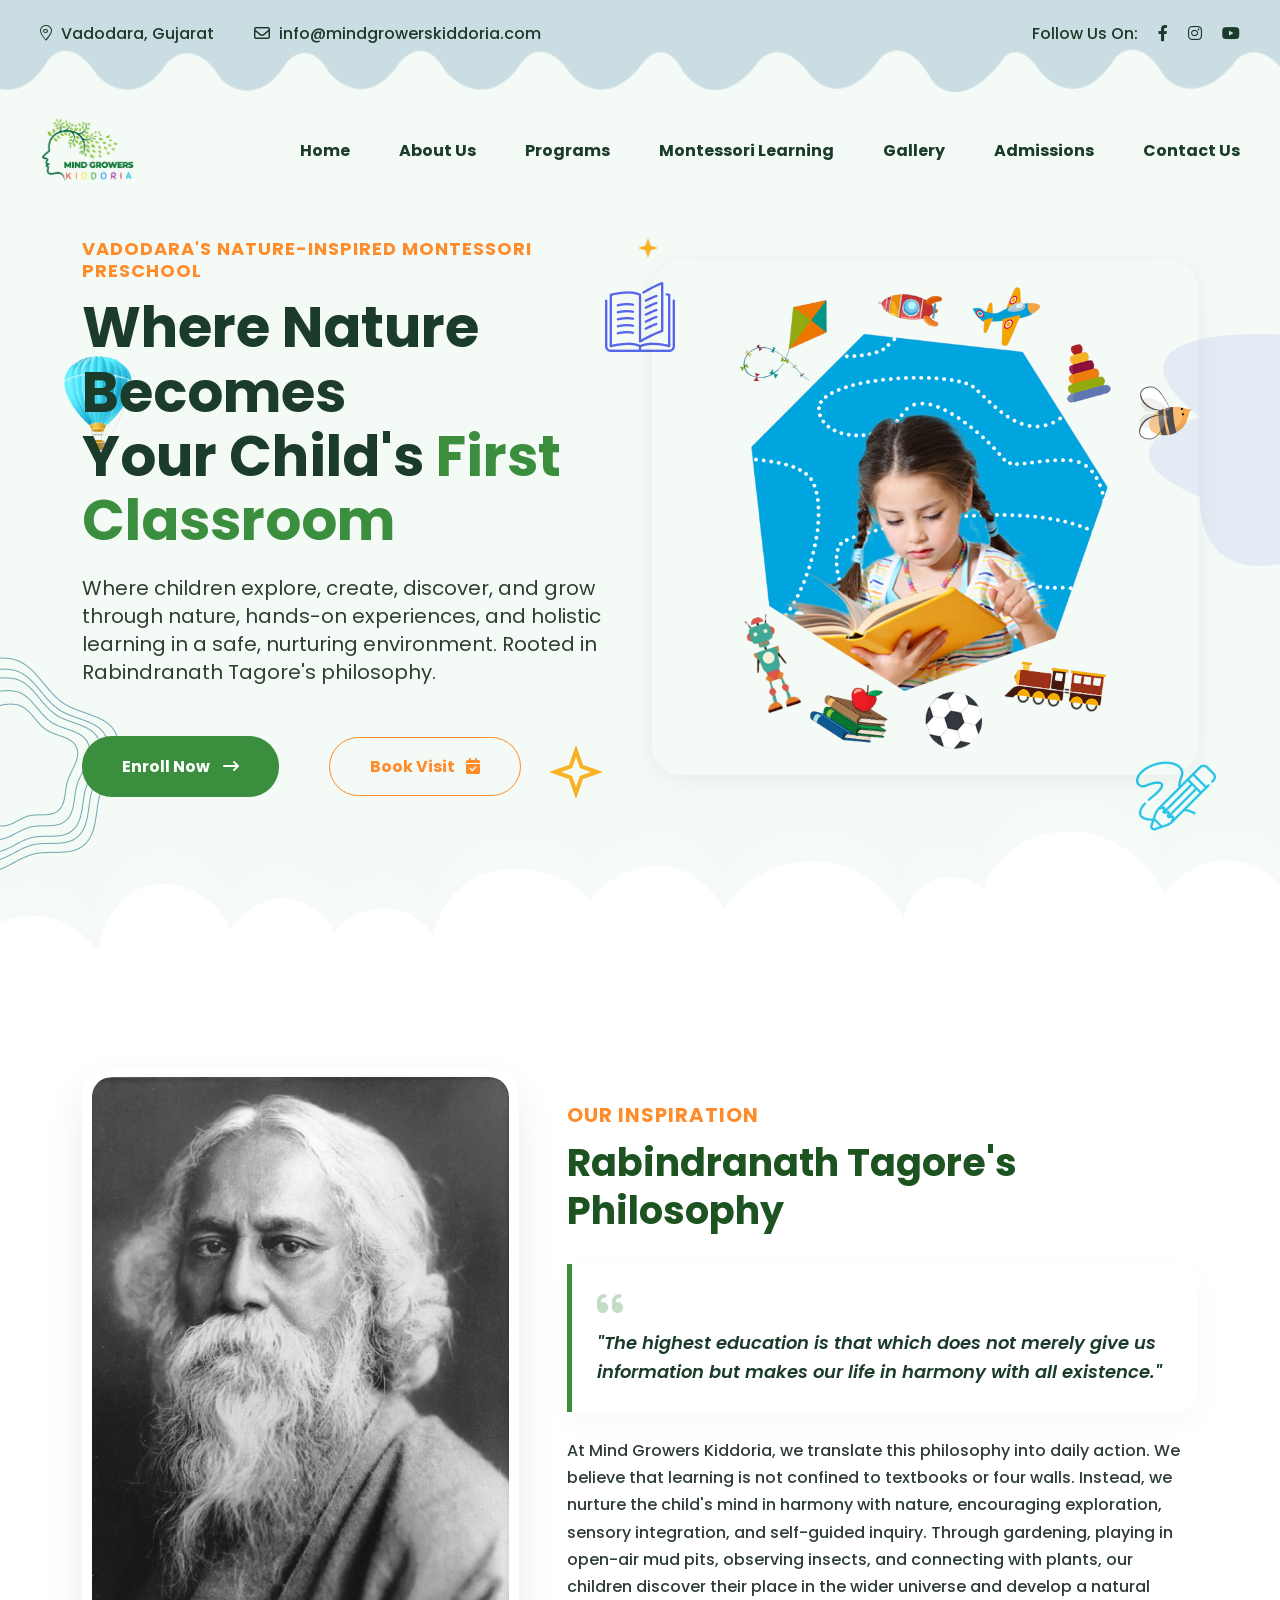
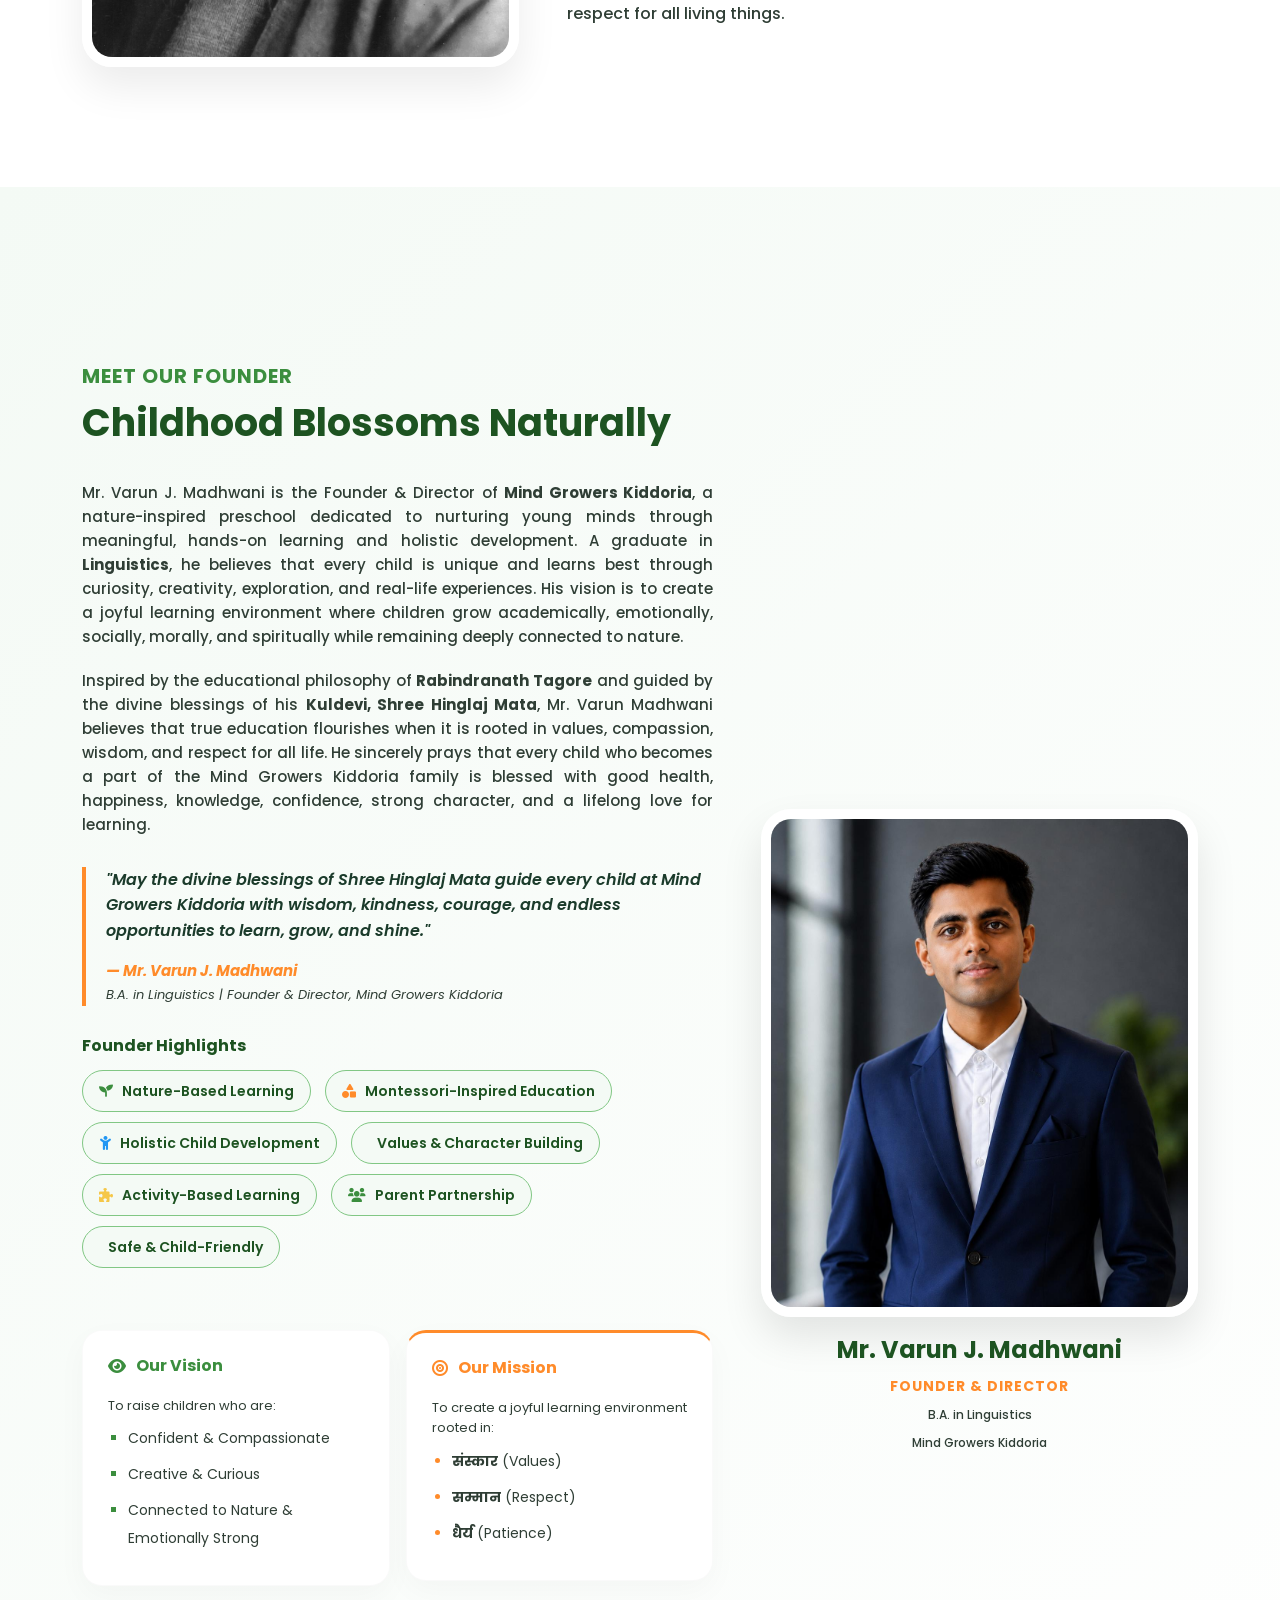
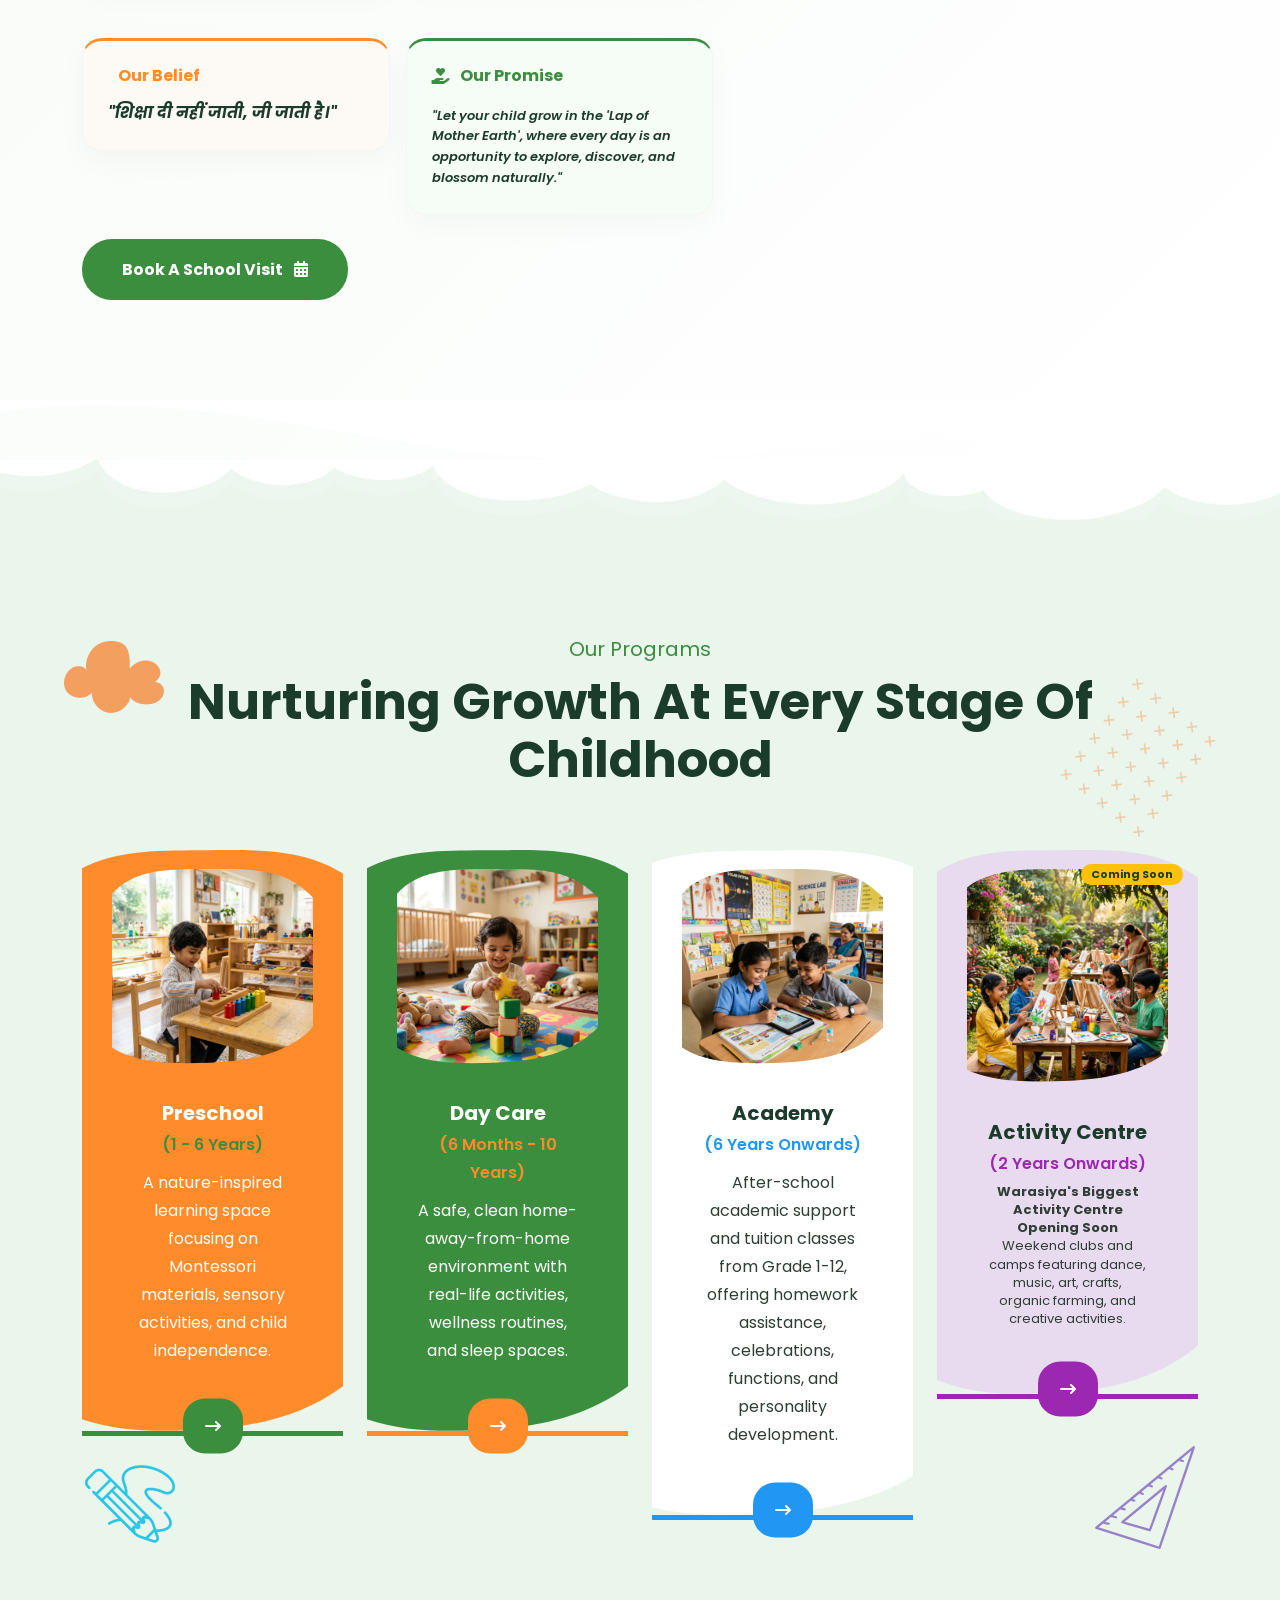
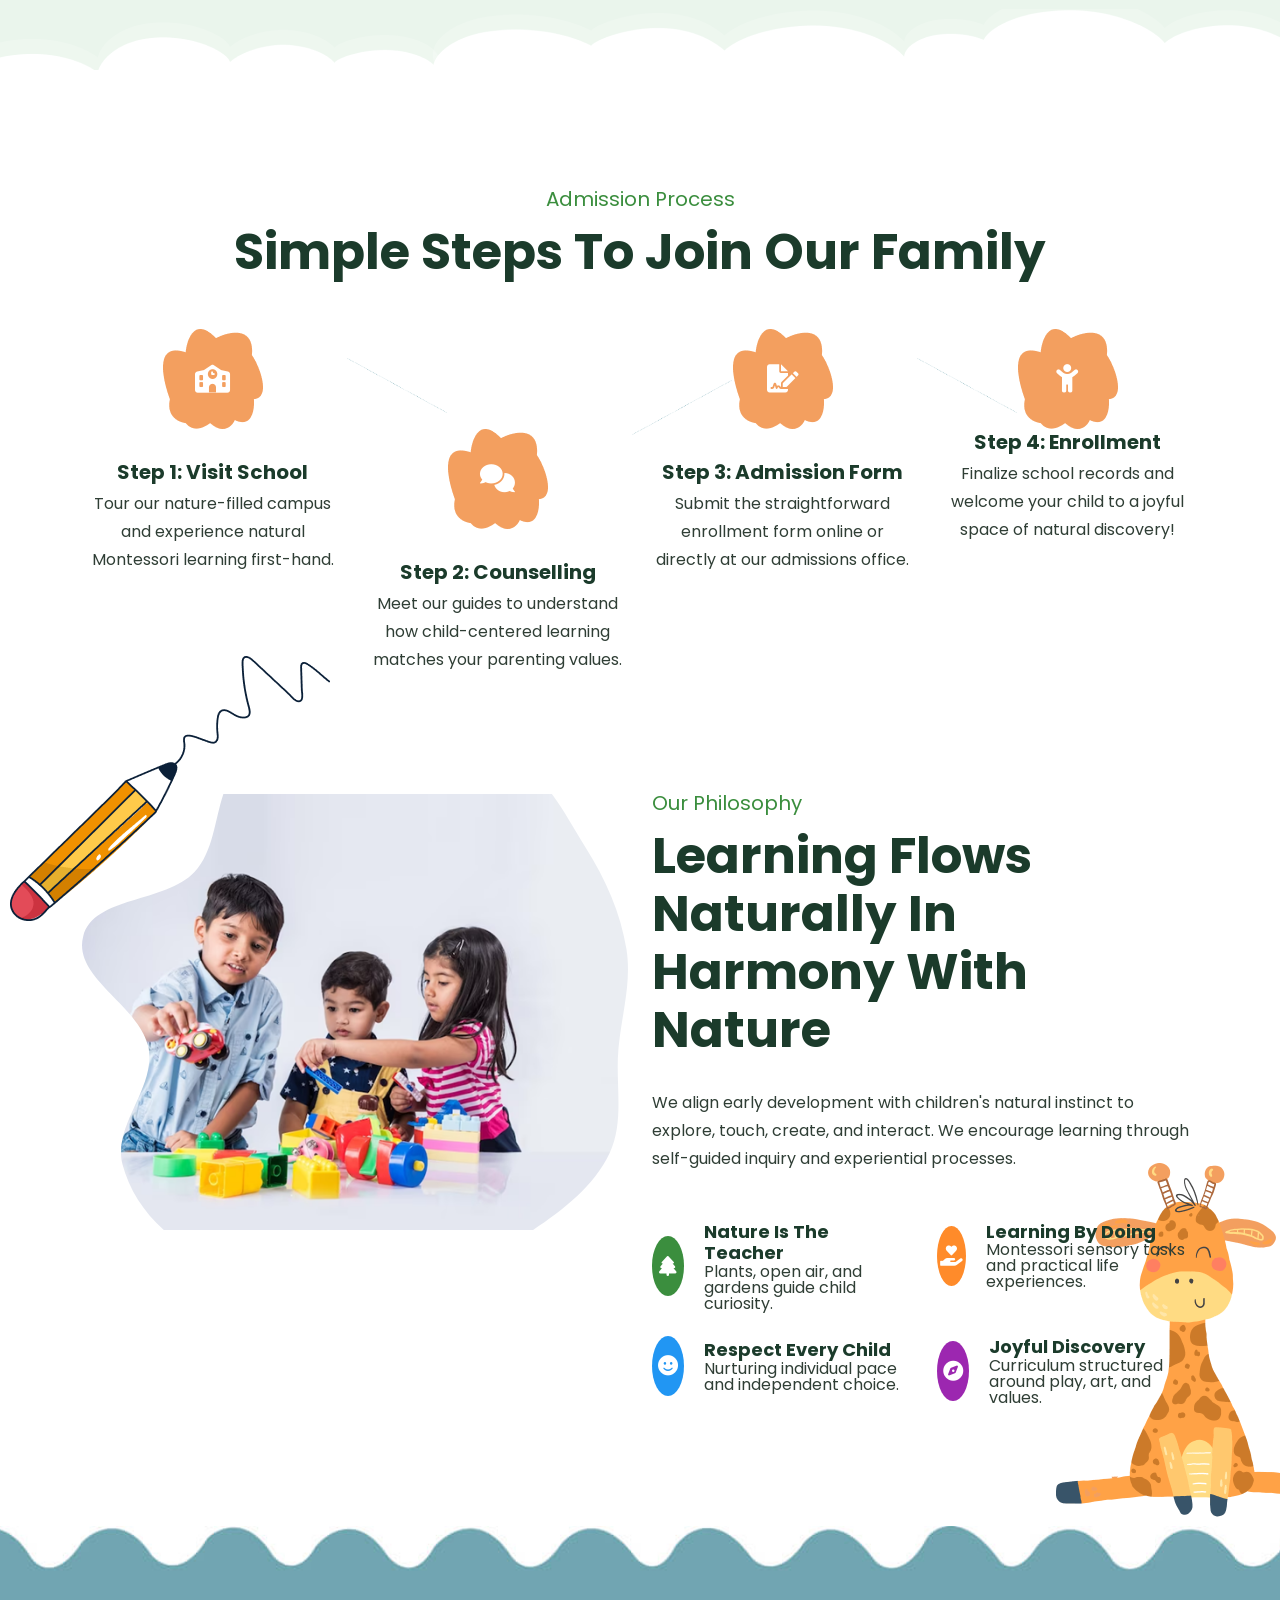
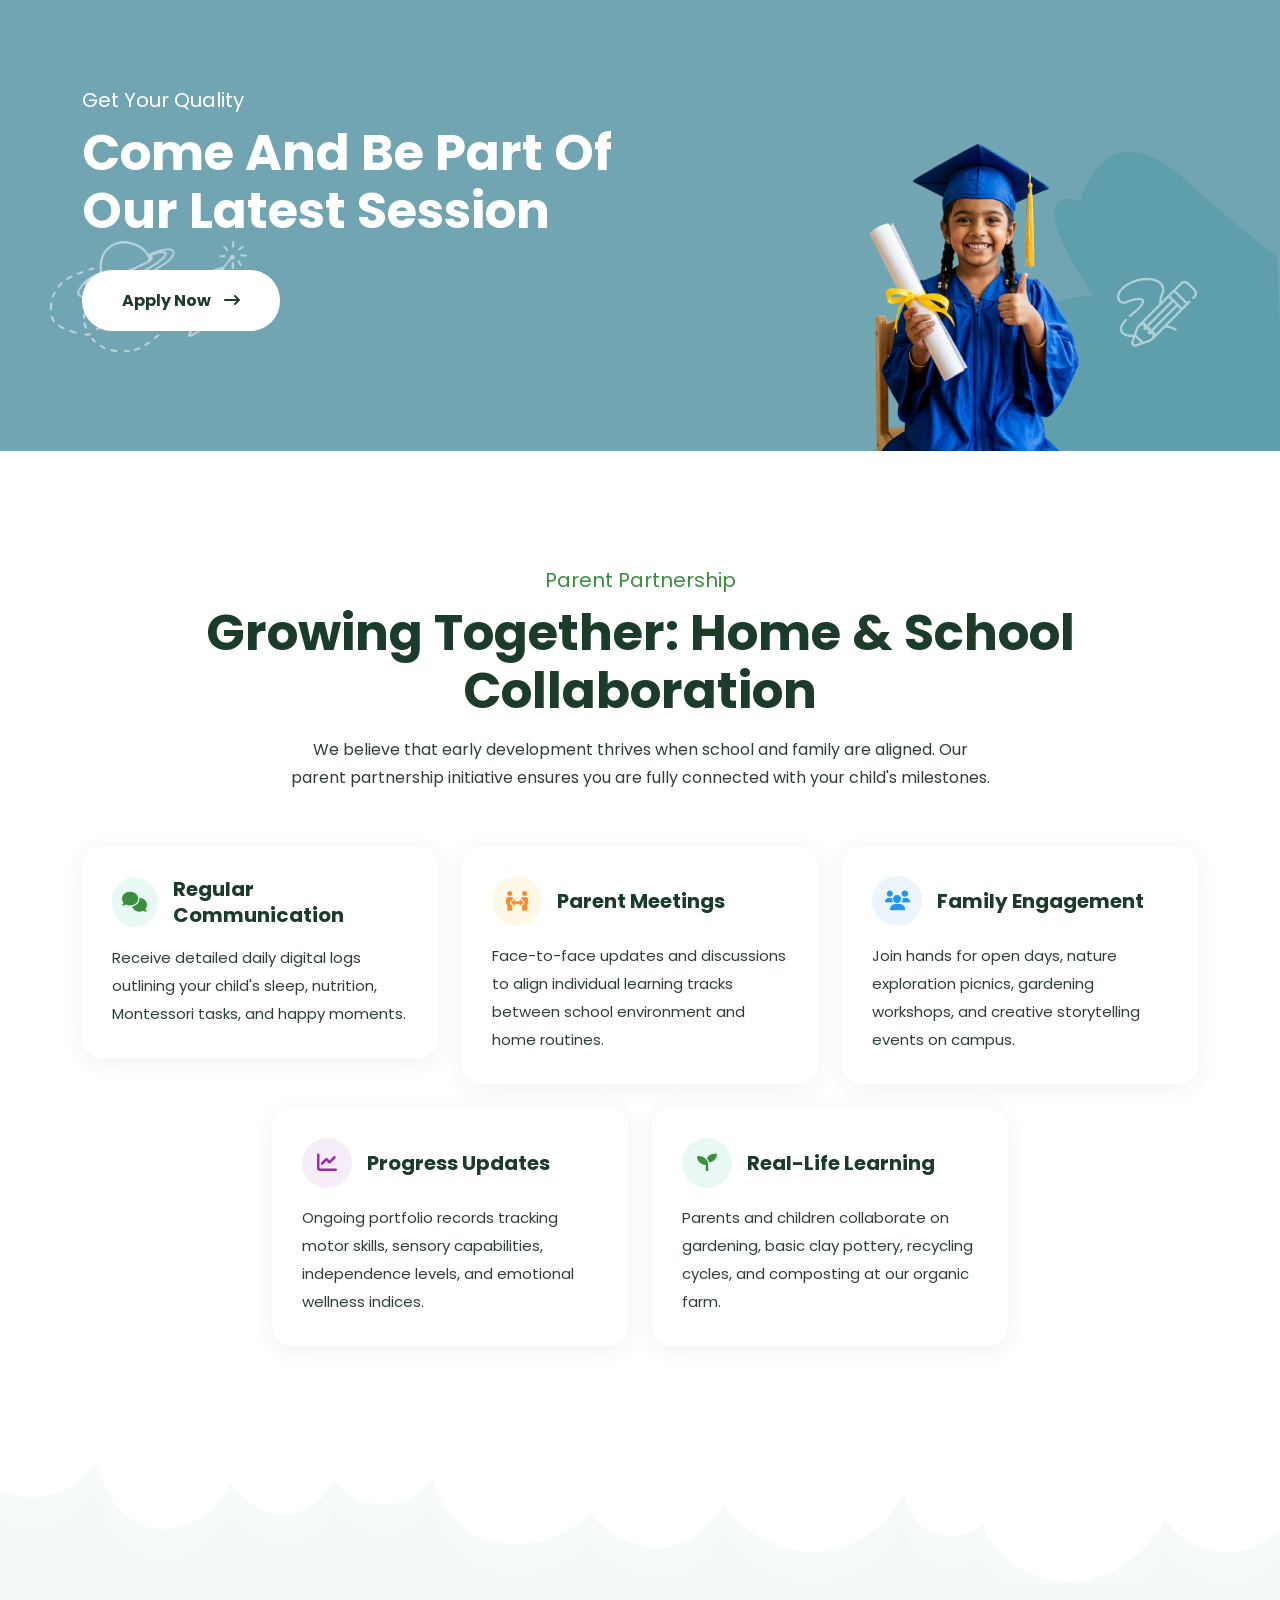
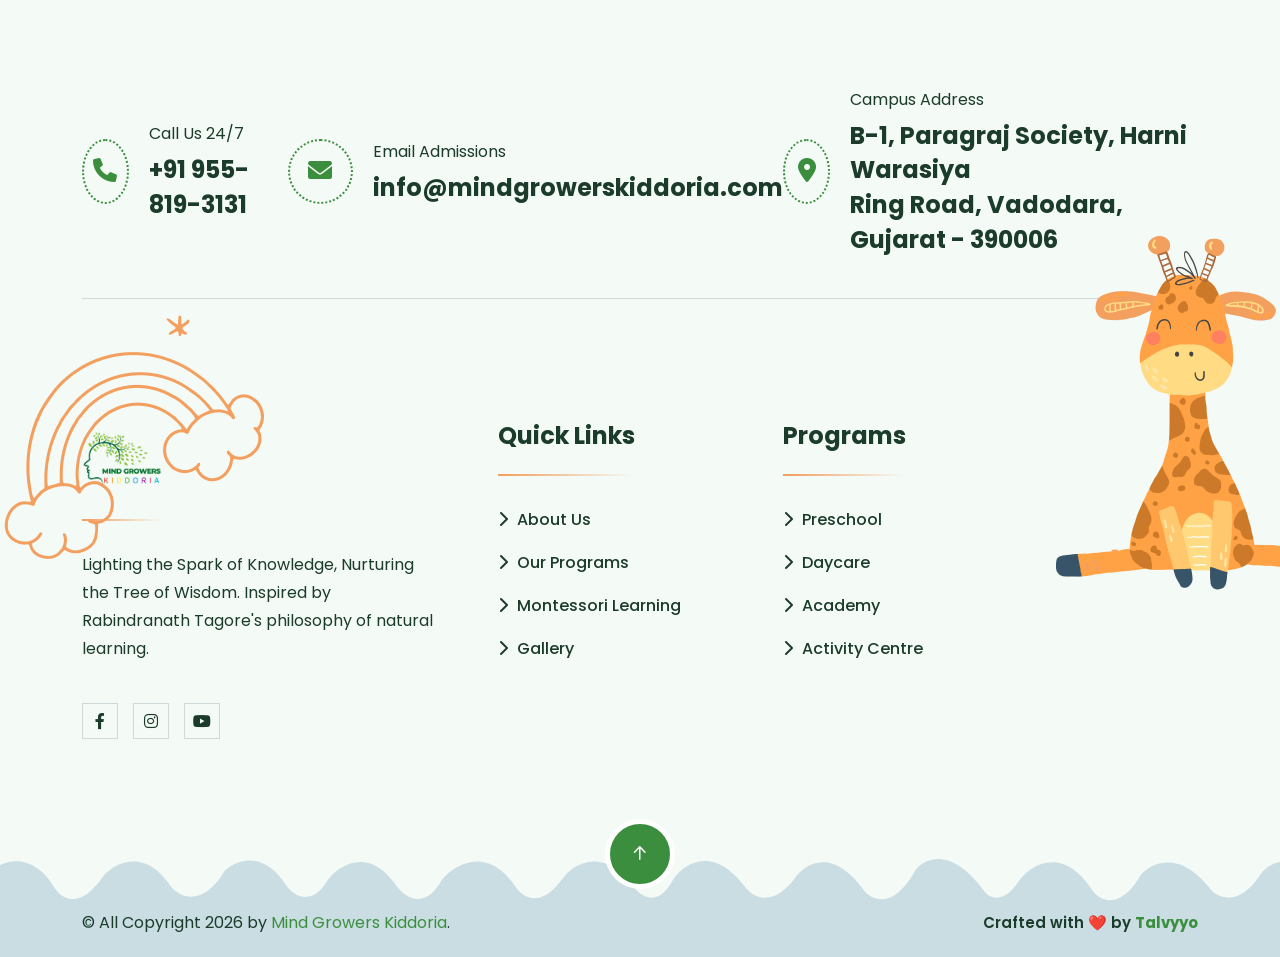
<file: index.html>
<!DOCTYPE html>
<html lang="en">
    <!--<< Header Area >>-->
    <head>
        <!-- ========== Meta Tags ========== -->
        <meta charset="UTF-8">
        <meta http-equiv="X-UA-Compatible" content="IE=edge">
        <meta name="viewport" content="width=device-width, initial-scale=1">
        <meta name="author" content="gramentheme">
        <meta name="description" content="Mind Growers Kiddoria is a nature-inspired preschool based on Rabindranath Tagore's philosophy and Montessori education, focusing on holistic child development, hands-on activities, and parent partnership.">
        <!-- ======== Page title ============ -->
        <title>Mind Growers Kiddoria - Nature-Inspired Preschool</title>
        <!--<< Favcion >>-->
        <link rel="shortcut icon" href="assets/img/favicon.png">
        <!--<< Bootstrap min.css >>-->
        <link rel="stylesheet" href="assets/css/bootstrap.min.css">
        <!--<< All Min Css >>-->
        <link rel="stylesheet" href="assets/css/all.min.css">
        <!--<< Animate.css >>-->
        <link rel="stylesheet" href="assets/css/animate.css">
        <!--<< Icomoon.css >>-->
        <link rel="stylesheet" href="assets/css/icomoon.css">
        <!--<< Magnific Popup.css >>-->
        <link rel="stylesheet" href="assets/css/magnific-popup.css">
        <!--<< MeanMenu.css >>-->
        <link rel="stylesheet" href="assets/css/meanmenu.css">
        <!--<< Swiper Bundle.css >>-->
        <link rel="stylesheet" href="assets/css/swiper-bundle.min.css">
        <!--<< Nice Select.css >>-->
        <link rel="stylesheet" href="assets/css/nice-select.css">
        <!--<< Main.css >>-->
        <link rel="stylesheet" href="assets/css/main.css">
        <link rel="stylesheet" href="assets/css/custom.css">
    </head>
    <body>

        <!-- Preloader Start -->
        <div id="preloader" class="preloader">
            <div class="animation-preloader">
                <div class="spinner">                
                </div>
                                <div class="txt-loading">
                    <span data-text-preloader="M" class="letters-loading">
                        M
                    </span>
                    <span data-text-preloader="I" class="letters-loading">
                        I
                    </span>
                    <span data-text-preloader="N" class="letters-loading">
                        N
                    </span>
                    <span data-text-preloader="D" class="letters-loading">
                        D
                    </span>
                    <span data-text-preloader="&nbsp;" class="letters-loading">
                        &nbsp;
                    </span>
                    <span data-text-preloader="G" class="letters-loading">
                        G
                    </span>
                    <span data-text-preloader="R" class="letters-loading">
                        R
                    </span>
                    <span data-text-preloader="O" class="letters-loading">
                        O
                    </span>
                    <span data-text-preloader="W" class="letters-loading">
                        W
                    </span>
                    <span data-text-preloader="E" class="letters-loading">
                        E
                    </span>
                    <span data-text-preloader="R" class="letters-loading">
                        R
                    </span>
                    <span data-text-preloader="S" class="letters-loading">
                        S
                    </span>
                    <span data-text-preloader="&nbsp;" class="letters-loading">
                        &nbsp;
                    </span>
                    <span data-text-preloader="K" class="letters-loading">
                        K
                    </span>
                    <span data-text-preloader="I" class="letters-loading">
                        I
                    </span>
                    <span data-text-preloader="D" class="letters-loading">
                        D
                    </span>
                    <span data-text-preloader="D" class="letters-loading">
                        D
                    </span>
                    <span data-text-preloader="O" class="letters-loading">
                        O
                    </span>
                    <span data-text-preloader="R" class="letters-loading">
                        R
                    </span>
                    <span data-text-preloader="I" class="letters-loading">
                        I
                    </span>
                    <span data-text-preloader="A" class="letters-loading">
                        A
                    </span>
                </div>
                <p class="text-center">Loading</p>
            </div>
            <div class="loader">
                <div class="row">
                    <div class="col-3 loader-section section-left">
                        <div class="bg"></div>
                    </div>
                    <div class="col-3 loader-section section-left">
                        <div class="bg"></div>
                    </div>
                    <div class="col-3 loader-section section-right">
                        <div class="bg"></div>
                    </div>
                    <div class="col-3 loader-section section-right">
                        <div class="bg"></div>
                    </div>
                </div>
            </div>
        </div>

        <!-- Offcanvas Area Start -->
        <div class="fix-area">
            <div class="offcanvas__info">
                <div class="offcanvas__wrapper">
                    <div class="offcanvas__content">
                        <div class="offcanvas__top mb-5 d-flex justify-content-between align-items-center">
                            <div class="offcanvas__logo">
                                <a href="index.html">
                                    <img src="assets/img/logo/logo.png" alt="logo-img" style="max-height: 80px;">
                                </a>
                            </div>
                            <div class="offcanvas__close">
                                <button>
                                <i class="fas fa-times"></i>
                                </button>
                            </div>
                        </div>
                        <p class="text d-none d-xl-block">
                            Nurturing the Tree of Wisdom, Lighting the Spark of Knowledge. Nature-inspired learning based on Tagore's philosophy.
                        </p>
                        <div class="mobile-menu fix mb-3"></div>
                        <div class="offcanvas__contact">
                            <h4>Contact Info</h4>
                            <ul>
                                <li class="d-flex align-items-center">
                                    <div class="offcanvas__contact-icon">
                                        <i class="fal fa-map-marker-alt"></i>
                                    </div>
                                    <div class="offcanvas__contact-text">
                                        <a target="_blank" href="contact.html">Vadodara, Gujarat</a>
                                    </div>
                                </li>
                                <li class="d-flex align-items-center">
                                    <div class="offcanvas__contact-icon mr-15">
                                        <i class="fal fa-envelope"></i>
                                    </div>
                                    <div class="offcanvas__contact-text">
                                        <a href="mailto:info@mindgrowerskiddoria.com">info@mindgrowerskiddoria.com</a>
                                    </div>
                                </li>
                                <li class="d-flex align-items-center">
                                    <div class="offcanvas__contact-icon mr-15">
                                        <i class="fal fa-clock"></i>
                                    </div>
                                    <div class="offcanvas__contact-text">
                                        <a target="_blank" href="#">Mon - Fri: 08:30 AM - 08:30 PM</a>
                                    </div>
                                </li>
                                <li class="d-flex align-items-center">
                                    <div class="offcanvas__contact-icon mr-15">
                                        <i class="far fa-phone"></i>
                                    </div>
                                    <div class="offcanvas__contact-text">
                                        <a href="tel:+919558193131">+91 955-819-3131</a>
                                    </div>
                                </li>
                            </ul>
                            <div class="header-button mt-4">
                                <a href="contact.html" class="theme-btn text-center">
                                    <span>Enroll Now <i class="fa-solid fa-arrow-right-long"></i></span>
                                </a>
                            </div>
                            <div class="social-icon d-flex align-items-center">
                                <a href="https://www.facebook.com/share/18hreGQQ5e/" target="_blank"><i class="fab fa-facebook-f"></i></a>
                                <a href="https://www.instagram.com/mindgrowerskiddoria_26?igsh=MW5sZTBxbThkbzNxbQ==" target="_blank"><i class="fab fa-instagram"></i></a>
                                <a href="https://youtube.com/@mindgrowerskiddoria?si=B4-J8X_j2FUu4_qQ" target="_blank"><i class="fab fa-youtube"></i></a>
                            </div>
                        </div>
                    </div>
                </div>
            </div>
        </div>
        <div class="offcanvas__overlay"></div>

        <!-- Header Top Section Start -->
        <div class="header-top-section">
            <div class="header-top-shape">
                <img src="assets/img/header-top-shape.png" alt="shape-img">
            </div>
            <div class="container-fluid">
                <div class="header-top-wrapper">
                    <ul class="contact-list">
                        <li>
                            <i class="fal fa-map-marker-alt"></i>
                            Vadodara, Gujarat
                        </li>
                        <li>
                            <i class="far fa-envelope"></i>
                            <a href="mailto:info@mindgrowerskiddoria.com" class="link">info@mindgrowerskiddoria.com</a>
                        </li>
                    </ul>
                    <div class="social-icon d-flex align-items-center">
                        <span>Follow Us On:</span>
                        <a href="https://www.facebook.com/share/18hreGQQ5e/" target="_blank"><i class="fab fa-facebook-f"></i></a>
                        <a href="https://www.instagram.com/mindgrowerskiddoria_26?igsh=MW5sZTBxbThkbzNxbQ==" target="_blank"><i class="fab fa-instagram"></i></a>
                        <a href="https://youtube.com/@mindgrowerskiddoria?si=B4-J8X_j2FUu4_qQ" target="_blank"><i class="fab fa-youtube"></i></a>
                    </div>
                </div>
            </div>
        </div>

        <!-- Header Section Start -->
        <header id="header-sticky" class="header-1">
            <div class="container-fluid">
                <div class="mega-menu-wrapper">
                    <div class="header-main style-2">
                        <div class="header-left">
                            <div class="logo">
                                <a href="index.html" class="header-logo">
                                    <img src="assets/img/logo/logo.png" alt="logo-img" style="max-height: 70px;">
                                </a>
                            </div>
                        </div>
                        <div class="header-right d-flex justify-content-end align-items-center">
                            <div class="mean__menu-wrapper">
                                <div class="main-menu">
                                    <nav id="mobile-menu">
                                        <ul>
                                            <li><a href="index.html">Home</a></li>
                                            <li><a href="about.html">About Us</a></li>
                                            <li><a href="program.html">Programs</a></li>
                                            <li><a href="montessori-learning.html">Montessori Learning</a></li>
                                            <li><a href="gallery.html">Gallery</a></li>
                                            <li><a href="admissions.html">Admissions</a></li>
                                            <li><a href="contact.html">Contact Us</a></li>
                                        </ul>
                                    </nav>
                                </div>
                            </div>
                            <div class="header-button">
                                <a href="#bookVisitModal" data-bs-toggle="modal" class="theme-btn">
                                    <span>
                                        Book A Visit
                                        <i class="fa-solid fa-arrow-right-long"></i>
                                    </span>
                                </a>
                            </div>
                            <div class="header__hamburger d-xl-none my-auto">
                                <div class="sidebar__toggle">
                                    <i class="fas fa-bars"></i>
                                </div>
                            </div>
                        </div>
                    </div>
                </div>
            </div>
        </header>

        <!-- Search Area Start -->
        <div class="search-wrap">
            <div class="search-inner">
                <i class="fas fa-times search-close" id="search-close"></i>
                <div class="search-cell">
                    <form method="get">
                        <div class="search-field-holder">
                            <input type="search" class="main-search-input" placeholder="Search...">
                        </div>
                    </form>
                </div>
            </div>
        </div>

        <!-- Hero Section Start -->
        <section class="hero-section hero-1 fix has-floating-leaves">
            <div class="bottom-shape">
                <img src="assets/img/hero/bottom.png" alt="shape-img">
            </div>
            <div class="parasuit-shape float-bob-y">
                <img src="assets/img/hero/parasuit.png" alt="shape-img">
            </div>
            <div class="left-shape">
                <img src="assets/img/hero/left.png" alt="shape-img">
            </div>
            <div class="book-shape float-bob-x">
                <img src="assets/img/hero/book.png" alt="shape-img">
            </div>
            <div class="pencil-shape">
                <img src="assets/img/hero/pencil.png" alt="shape-img">
            </div>
            <div class="bee-shape float-bob-y">
                <img src="assets/img/hero/bee.png" alt="shape-img">
            </div>
            <div class="right-shape">
                <img src="assets/img/hero/right.png" alt="shape-img">
            </div>
            <div class="star-shape">
                <img src="assets/img/hero/star.png" alt="shape-img">
            </div>
            <div class="container">
                <div class="row g-4 align-items-center">
                    <div class="col-lg-6">
                        <div class="hero-content">
                            <h5 class="wow fadeInUp" style="color: var(--theme2); font-weight: 700; text-transform: uppercase; letter-spacing: 1px;">Vadodara's Nature-Inspired Montessori Preschool</h5>
                            <h1 class="wow fadeInUp" data-wow-delay=".3s" style="font-size: 56px; line-height: 1.15;">
                                Where Nature Becomes <br> Your Child's <span style="color: var(--theme);">First Classroom</span>
                            </h1>
                            <p class="wow fadeInUp" data-wow-delay=".5s">Where children explore, create, discover, and grow through nature, hands-on experiences, and holistic learning in a safe, nurturing environment. Rooted in Rabindranath Tagore's philosophy.</p>
                            <div class="hero-button">
                                <a href="contact.html" class="theme-btn wow fadeInUp" data-wow-delay=".7s">
                                    Enroll Now <i class="fa-solid fa-arrow-right-long"></i>
                                </a>
                                <a href="#bookVisitModal" data-bs-toggle="modal" class="theme-btn transparent wow fadeInUp" data-wow-delay=".8s" style="margin-left: 20px;">
                                    Book Visit <i class="fa-solid fa-calendar-check" style="margin-left: 8px;"></i>
                                </a>
                            </div>
                        </div>
                    </div>
                    <div class="col-lg-6">
                        <div class="hero-image wow fadeInUp" data-wow-delay=".4s">
                            <img src="assets/img/about/hero-banner.png" alt="hero-img" style="border-radius: 30px; box-shadow: var(--box-shadow); width: 100%; height: auto; object-fit: cover;">
                            
                        </div>
                    </div>
                </div>
            </div>
        </section>

        <!-- Rabindranath Tagore Section Start -->
        <section class="tagore-section-wrapper has-floating-leaves section-padding">
            <div class="container">
                <div class="row g-5 align-items-center">
                    <!-- Left Column: Large Photo of Tagore -->
                    <div class="col-lg-5">
                        <div class="tagore-photo-box text-center wow fadeInUp" data-wow-delay=".3s">
                            <img src="assets/img/Rabindranath_Tagore.jpg.jpeg" alt="Rabindranath Tagore" style="width: 100%; border-radius: 30px; border: 10px solid #ffffff; box-shadow: 0 20px 40px rgba(0,0,0,0.08);">
                        </div>
                    </div>
                    <!-- Right Column: Philosophy & Quote -->
                    <div class="col-lg-7">
                        <div class="tagore-content-box">
                            <div class="section-title">
                                <span class="wow fadeInUp" style="color: var(--theme2); font-weight: 700; text-transform: uppercase; letter-spacing: 1px;">Our Inspiration</span>
                                <h2 class="wow fadeInUp" data-wow-delay=".2s" style="color: var(--dark-green); font-size: 38px; line-height: 1.25;">Rabindranath Tagore's Philosophy</h2>
                            </div>
                            
                            <!-- Quote Box -->
                            <div class="tagore-quote-box wow fadeInUp" data-wow-delay=".4s" style="background-color: var(--white); border-left: 5px solid var(--theme); padding: 25px; border-radius: 0 20px 20px 0; margin: 25px 0; box-shadow: 0 10px 30px rgba(0,0,0,0.03);">
                                <i class="fa-solid fa-quote-left" style="color: var(--theme); font-size: 30px; opacity: 0.3; display: block; margin-bottom: 10px;"></i>
                                <blockquote style="font-family: 'Poppins', sans-serif !important; font-style: italic; font-size: 18px; font-weight: 600; color: var(--header); line-height: 1.6; margin: 0;">
                                    "The highest education is that which does not merely give us information but makes our life in harmony with all existence."
                                </blockquote>
                            </div>
                            
                            <!-- Explanation -->
                            <p class="wow fadeInUp" data-wow-delay=".5s" style="font-size: 16px; line-height: 1.7; color: var(--text); font-weight: 500;">
                                At Mind Growers Kiddoria, we translate this philosophy into daily action. We believe that learning is not confined to textbooks or four walls. Instead, we nurture the child's mind in harmony with nature, encouraging exploration, sensory integration, and self-guided inquiry. Through gardening, playing in open-air mud pits, observing insects, and connecting with plants, our children discover their place in the wider universe and develop a natural respect for all living things.
                            </p>
                        </div>
                    </div>
                </div>
            </div>
        </section>

        <!-- Dedicated Founder Section Start -->
        <section class="founder-section-wrapper">
            <div class="container">
                <div class="row g-5 align-items-center">
                    <!-- Left Column: Content & Messaging -->
                    <div class="col-lg-7">
                        <div class="founder-about-content">
                            <div class="section-title">
                                <span class="wow fadeInUp" style="color: var(--theme); font-weight: 700; text-transform: uppercase; letter-spacing: 1px;">Meet Our Founder</span>
                                <h2 class="wow fadeInUp" data-wow-delay=".2s" style="color: var(--dark-green); font-size: 38px; line-height: 1.2;">Childhood Blossoms Naturally</h2>
                            </div>
                            
                            <p class="mt-3 wow fadeInUp" data-wow-delay=".3s" style="font-size: 15px; font-weight: 500; color: var(--text); line-height: 1.7; text-align: justify;">
                                Mr. Varun J. Madhwani is the Founder & Director of <strong>Mind Growers Kiddoria</strong>, a nature-inspired preschool dedicated to nurturing young minds through meaningful, hands-on learning and holistic development. A graduate in <strong>Linguistics</strong>, he believes that every child is unique and learns best through curiosity, creativity, exploration, and real-life experiences. His vision is to create a joyful learning environment where children grow academically, emotionally, socially, morally, and spiritually while remaining deeply connected to nature.
                            </p>
                            <p class="wow fadeInUp" data-wow-delay=".35s" style="font-size: 15px; font-weight: 500; color: var(--text); line-height: 1.7; text-align: justify;">
                                Inspired by the educational philosophy of <strong>Rabindranath Tagore</strong> and guided by the divine blessings of his <strong>Kuldevi, Shree Hinglaj Mata</strong>, Mr. Varun Madhwani believes that true education flourishes when it is rooted in values, compassion, wisdom, and respect for all life. He sincerely prays that every child who becomes a part of the Mind Growers Kiddoria family is blessed with good health, happiness, knowledge, confidence, strong character, and a lifelong love for learning.
                            </p>

                            <!-- Founder's Message Box -->
                            <div class="founder-signature-quote wow fadeInUp" data-wow-delay=".4s">
                                <p style="font-size: 16px; margin-bottom: 10px; color: var(--header); font-weight: 600; line-height: 1.6; font-style: italic;">
                                    "May the divine blessings of Shree Hinglaj Mata guide every child at Mind Growers Kiddoria with wisdom, kindness, courage, and endless opportunities to learn, grow, and shine."
                                </p>
                                <span style="font-weight: 700; font-size: 15px; color: var(--theme2);">— Mr. Varun J. Madhwani</span>
                                <span style="font-size: 13px; color: var(--text); display: block;">B.A. in Linguistics | Founder & Director, Mind Growers Kiddoria</span>
                            </div>

                            <!-- Highlights -->
                            <div class="mt-4 wow fadeInUp" data-wow-delay=".6s">
                                <h5 style="color: var(--dark-green); font-size: 16px; margin-bottom: 15px;">Founder Highlights</h5>
                                <div class="highlights-container">
                                    <span class="founder-highlight-badge"><i class="fa-solid fa-seedling" style="color: var(--theme); margin-right: 6px;"></i> Nature-Based Learning</span>
                                    <span class="founder-highlight-badge"><i class="fa-solid fa-shapes" style="color: var(--theme2); margin-right: 6px;"></i> Montessori-Inspired Education</span>
                                    <span class="founder-highlight-badge"><i class="fa-solid fa-child" style="color: var(--blue); margin-right: 6px;"></i> Holistic Child Development</span>
                                    <span class="founder-highlight-badge"><i class="fa-solid fa-hands-holding-child" style="color: var(--purple); margin-right: 6px;"></i> Values & Character Building</span>
                                    <span class="founder-highlight-badge"><i class="fa-solid fa-puzzle-piece" style="color: var(--theme3); margin-right: 6px;"></i> Activity-Based Learning</span>
                                    <span class="founder-highlight-badge"><i class="fa-solid fa-users" style="color: var(--theme); margin-right: 6px;"></i> Parent Partnership</span>
                                    <span class="founder-highlight-badge"><i class="fa-solid fa-shield-halved" style="color: var(--theme2); margin-right: 6px;"></i> Safe & Child-Friendly</span>
                                </div>
                            </div>

                            <!-- Vision & Mission columns -->
                            <div class="row g-3 mt-3 wow fadeInUp" data-wow-delay=".7s">
                                <div class="col-md-6">
                                    <div class="vision-mission-box">
                                        <h5 style="font-size: 16px;"><i class="fa-solid fa-eye"></i> Our Vision</h5>
                                        <p style="font-size: 13px; color: var(--text); margin-bottom: 8px;">To raise children who are:</p>
                                        <ul style="list-style-type: square; color: var(--theme);">
                                            <li><span style="color: var(--text);">Confident & Compassionate</span></li>
                                            <li><span style="color: var(--text);">Creative & Curious</span></li>
                                            <li><span style="color: var(--text);">Connected to Nature & Emotionally Strong</span></li>
                                        </ul>
                                    </div>
                                </div>
                                <div class="col-md-6">
                                    <div class="vision-mission-box" style="border-top: 3px solid var(--theme2);">
                                        <h5 style="color: var(--theme2); font-size: 16px;"><i class="fa-solid fa-bullseye"></i> Our Mission</h5>
                                        <p style="font-size: 13px; color: var(--text); margin-bottom: 8px;">To create a joyful learning environment rooted in:</p>
                                        <ul style="list-style-type: disc; color: var(--theme2);">
                                            <li><span style="color: var(--text);"><strong>संस्कार</strong> (Values)</span></li>
                                            <li><span style="color: var(--text);"><strong>सम्मान</strong> (Respect)</span></li>
                                            <li><span style="color: var(--text);"><strong>धैर्य</strong> (Patience)</span></li>
                                        </ul>
                                    </div>
                                </div>
                            </div>

                            <!-- Belief & Promise columns -->
                            <div class="row g-3 mt-3 wow fadeInUp" data-wow-delay=".75s">
                                <div class="col-md-6">
                                    <div class="vision-mission-box" style="border-top: 3px solid var(--orange); background-color: #fdfaf6;">
                                        <h5 style="color: var(--orange); font-size: 16px;"><i class="fa-solid fa-circle-nodes"></i> Our Belief</h5>
                                        <blockquote style="font-family: 'Poppins', sans-serif !important; font-style: italic; font-size: 16px; font-weight: 700; color: var(--header); margin: 0; line-height: 1.5;">
                                            "शिक्षा दी नहीं जाती, जी जाती है।"
                                        </blockquote>
                                    </div>
                                </div>
                                <div class="col-md-6">
                                    <div class="vision-mission-box" style="border-top: 3px solid var(--primary-green); background-color: #f6fdf6;">
                                        <h5 style="color: var(--primary-green); font-size: 16px;"><i class="fa-solid fa-hand-holding-heart"></i> Our Promise</h5>
                                        <p style="font-style: italic; font-size: 13px; font-weight: 600; color: var(--header); margin: 0; line-height: 1.5;">
                                            "Let your child grow in the 'Lap of Mother Earth', where every day is an opportunity to explore, discover, and blossom naturally."
                                        </p>
                                    </div>
                                </div>
                            </div>

                            <!-- CTA Button -->
                            <div class="mt-4 wow fadeInUp" data-wow-delay=".8s">
                                <a href="contact.html" class="theme-btn">
                                    Book A School Visit <i class="fa-solid fa-calendar-days" style="margin-left: 8px;"></i>
                                </a>
                            </div>

                        </div>
                    </div>

                    <!-- Right Column: Founder Photo -->
                    <div class="col-lg-5">
                        <div class="founder-photo-box text-center wow fadeInUp" data-wow-delay=".4s">
                            <img src="assets/img/founder/founder.jpeg" alt="Mr. Varun J. Madhwani" style="width: 100%; object-fit: cover;">
                            <div class="mt-3">
                                <h3 style="color: var(--dark-green); margin-bottom: 5px; font-size: 24px;">Mr. Varun J. Madhwani</h3>
                                <p style="color: var(--theme2); font-weight: 700; margin: 0; text-transform: uppercase; font-size: 14px; letter-spacing: 1px;">Founder & Director</p>
                                <span style="font-size: 12px; color: var(--text); font-weight: 500;">B.A. in Linguistics</span>
                                <span style="font-size: 12px; color: var(--text); font-weight: 500; display: block;">Mind Growers Kiddoria</span>
                            </div>
                        </div>
                    </div>
                </div>
            </div>

            <!-- Wave Divider at the Bottom -->
            <div class="wave-divider">
                <svg data-name="Layer 1" xmlns="http://www.w3.org/2000/svg" viewBox="0 0 1200 120" preserveAspectRatio="none">
                    <path d="M321.39,56.44c58-10.79,114.16-30.13,172-41.86,82.39-16.72,168.19-17.73,250.45-.39C823.78,31,906.67,72,985.66,92.83c70.05,18.48,146.53,26.09,214.34,3V120H0V0c26.9,5.2,55.05,10.29,83.13,13.38C158.89,21.8,233.5,26.37,321.39,56.44Z" class="shape-fill"></path>
                </svg>
            </div>
        </section>

        <!-- Programs Section Start -->
        <section class="program-section section-padding section-bg-2 fix">
            <div class="top-shape">
                <img src="assets/img/section-top-shape.png" alt="shape-img">
            </div>
            <div class="bottom-shape">
                <img src="assets/img/section-bottom-shape.png" alt="shape-img">
            </div>
            <div class="mask-shape float-bob-x">
                <img src="assets/img/program/mask.png" alt="shape-img">
            </div>
            <div class="pencil-shape">
                <img src="assets/img/program/pencil.png" alt="shape-img">
            </div>
            <div class="mask-shape-2">
                <img src="assets/img/program/mask-2.png" alt="shape-img">
            </div>
            <div class="compass-shape">
                <img src="assets/img/program/compass.png" alt="shape-img">
            </div>
            <div class="container">
                <div class="section-title text-center mt-60">
                    <span class="wow fadeInUp" style="color: var(--theme);">Our Programs</span>
                    <h2 class="wow fadeInUp" data-wow-delay=".3s">Nurturing Growth at Every Stage of Childhood</h2>
                </div>
                <div class="row g-4 justify-content-center">
                    <!-- Preschool -->
                    <div class="col-xl-3 col-lg-6 col-md-6 wow fadeInUp" data-wow-delay=".3s">
                        <div class="program-box-items programs-card-green">
                            <div class="program-bg"></div>
                            <div class="program-image">
                                <img src="assets/img/program/preschool.png" alt="Preschool">
                            </div>
                            <div class="program-content text-center">
                                <h4>
                                    <a href="program-preschool.html">Preschool</a>
                                </h4>
                                <span style="color: var(--primary-green); font-weight: 600;">(1 - 6 Years)</span>
                                <p>
                                    A nature-inspired learning space focusing on Montessori materials, sensory activities, and child independence.
                                </p>
                                <a href="program-preschool.html" class="arrow-icon" style="background-color: var(--primary-green);">
                                    <i class="fa-solid fa-arrow-right-long"></i>
                                </a>
                            </div>
                        </div>
                    </div>
                    <!-- Daycare -->
                    <div class="col-xl-3 col-lg-6 col-md-6 wow fadeInUp" data-wow-delay=".5s">
                        <div class="program-box-items programs-card-orange">
                            <div class="program-bg bg-2"></div>
                            <div class="program-image">
                                <img src="assets/img/program/daycare.png" alt="Daycare">
                            </div>
                            <div class="program-content text-center">
                                <h4>
                                    <a href="program-daycare.html">Day Care</a>
                                </h4>
                                <span style="color: var(--orange); font-weight: 600;">(6 Months - 10 Years)</span>
                                <p>
                                    A safe, clean home-away-from-home environment with real-life activities, wellness routines, and sleep spaces.
                                </p>
                                <a href="program-daycare.html" class="arrow-icon color-2" style="background-color: var(--orange);">
                                    <i class="fa-solid fa-arrow-right-long"></i>
                                </a>
                            </div>
                        </div>
                    </div>
                    <!-- Academy -->
                    <div class="col-xl-3 col-lg-6 col-md-6 wow fadeInUp" data-wow-delay=".7s">
                        <div class="program-box-items programs-card-blue">
                            <div class="program-bg bg-3"></div>
                            <div class="program-image">
                                <img src="assets/img/program/academy.png" alt="Academy">
                            </div>
                            <div class="program-content text-center style-2">
                                <h4>
                                    <a href="program-academy.html">Academy</a>
                                </h4>
                                <span style="color: var(--blue); font-weight: 600;">(6 Years Onwards)</span>
                                <p>
                                    After-school academic support and tuition classes from Grade 1-12, offering homework assistance, celebrations, functions, and personality development.
                                </p>
                                <a href="program-academy.html" class="arrow-icon" style="background-color: var(--blue);">
                                    <i class="fa-solid fa-arrow-right-long"></i>
                                </a>
                            </div>
                        </div>
                    </div>
                    <!-- Activity Centre -->
                    <div class="col-xl-3 col-lg-6 col-md-6 wow fadeInUp" data-wow-delay=".9s">
                        <div class="program-box-items programs-card-purple position-relative">
                            <span class="badge bg-warning position-absolute" style="top: 15px; right: 15px; z-index: 10; font-size: 11px; padding: 5px 10px; border-radius: 20px; font-weight: bold; color: var(--header);">Coming Soon</span>
                            <div class="program-bg" style="background-color: #E8DAEF;"></div>
                            <div class="program-image">
                                <img src="assets/img/program/activity-centre.png" alt="Activity Centre" style="height: 220px; object-fit: cover;">
                            </div>
                            <div class="program-content text-center style-2">
                                <h4>
                                    <a href="program-activity-centre.html">Activity Centre</a>
                                </h4>
                                <span style="color: var(--purple); font-weight: 600;">(2 Years Onwards)</span>
                                <p style="font-size: 13px; line-height: 1.4; margin-top: 5px;">
                                    <strong>Warasiya's Biggest Activity Centre Opening Soon</strong><br>Weekend clubs and camps featuring dance, music, art, crafts, organic farming, and creative activities.
                                </p>
                                <a href="program-activity-centre.html" class="arrow-icon" style="background-color: var(--purple);">
                                    <i class="fa-solid fa-arrow-right-long"></i>
                                </a>
                            </div>
                        </div>
                    </div>
                </div>
            </div>
        </section>

        <!-- Work Process Section Start -->
        <section class="work-process-section fix section-padding fix">
            <div class="container">
                <div class="section-title text-center">
                    <span class="wow fadeInUp" style="color: var(--theme);">Admission Process</span>
                    <h2 class="wow fadeInUp" data-wow-delay=".3s">Simple Steps to Join Our Family</h2>
                </div>
                <div class="process-work-wrapper mt-5">
                    <div class="row g-4">
                        <div class="col-xl-3 col-lg-4 col-md-6 wow fadeInUp" data-wow-delay=".3s">
                            <div class="work-process-items text-center">
                                <div class="line-shape">
                                    <img src="assets/img/process/line.png" alt="shape-img">
                                </div>
                                <div class="icon bg-cover" style="background-image: url('assets/img/process/icon-bg.png'); display: flex; align-items: center; justify-content: center;">
                                    <i class="fa-solid fa-school" style="font-size: 28px; color: var(--white);"></i>
                                </div>
                                <div class="content">
                                    <h4>Step 1: Visit School</h4>
                                    <p>
                                        Tour our nature-filled campus and experience natural Montessori learning first-hand.
                                    </p>
                                </div>
                            </div>
                        </div>
                        <div class="col-xl-3 col-lg-4 col-md-6 wow fadeInUp" data-wow-delay=".5s">
                            <div class="work-process-items text-center style-2">
                                <div class="line-shape-2">
                                    <img src="assets/img/process/line-2.png" alt="shape-img">
                                </div>
                                <div class="icon bg-cover" style="background-image: url('assets/img/process/icon-bg.png'); display: flex; align-items: center; justify-content: center;">
                                    <i class="fa-solid fa-comments" style="font-size: 28px; color: var(--white);"></i>
                                </div>
                                <div class="content">
                                    <h4>Step 2: Counselling</h4>
                                    <p>
                                        Meet our guides to understand how child-centered learning matches your parenting values.
                                    </p>
                                </div>
                            </div>
                        </div>
                        <div class="col-xl-3 col-lg-4 col-md-6 wow fadeInUp" data-wow-delay=".7s">
                            <div class="work-process-items text-center">
                                <div class="line-shape">
                                    <img src="assets/img/process/line.png" alt="shape-img">
                                </div>
                                <div class="icon bg-cover" style="background-image: url('assets/img/process/icon-bg.png'); display: flex; align-items: center; justify-content: center;">
                                    <i class="fa-solid fa-file-signature" style="font-size: 28px; color: var(--white);"></i>
                                </div>
                                <div class="content">
                                    <h4>Step 3: Admission Form</h4>
                                    <p>
                                        Submit the straightforward enrollment form online or directly at our admissions office.
                                    </p>
                                </div>
                            </div>
                        </div>
                        <div class="col-xl-3 col-lg-4 col-md-6 wow fadeInUp" data-wow-delay=".8s">
                            <div class="work-process-items text-center">
                                <div class="icon bg-cover" style="background-image: url('assets/img/process/icon-bg.png'); display: flex; align-items: center; justify-content: center;">
                                    <i class="fa-solid fa-child" style="font-size: 28px; color: var(--white);"></i>
                                </div>
                                <div class="content style-two">
                                    <h4>Step 4: Enrollment</h4>
                                    <p>
                                        Finalize school records and welcome your child to a joyful space of natural discovery!
                                    </p>
                                </div>
                            </div>
                        </div>
                    </div>
                </div>
            </div>
        </section>

        <!-- About Activities Section Start -->
        <section class="about-activities-section section-padding pt-0">
            <div class="pencil-shape">
                <img src="assets/img/about/pencil.png" alt="shape-img">
            </div>
            <div class="zebra-shape float-bob-y">
                <img src="assets/img/about/zebra.png" alt="shape-img">
            </div>
            <div class="container">
                <div class="about-activities-wrapper">
                    <div class="row g-4">
                        <div class="col-lg-6 wow fadeInUp" data-wow-delay=".4s">
                            <div class="activities-img-items">
                                <div class="activities-image">
                                    <img src="assets/img/our best activities.png" alt="img" style="border-radius: 30px; box-shadow: var(--box-shadow);">
                                </div>
                               
                            </div>
                        </div>
                        <div class="col-lg-6">
                            <div class="activities-content">
                                <div class="section-title">
                                    <span class="wow fadeInUp" style="color: var(--theme);">Our Philosophy</span>
                                    <h2 class="wow fadeInUp" data-wow-delay=".3s">Learning Flows Naturally In Harmony With Nature</h2>
                                </div>
                                <p class="mt-3 mt-md-0 wow fadeInUp" data-wow-delay=".5s">
                                    We align early development with children's natural instinct to explore, touch, create, and interact. We encourage learning through self-guided inquiry and experiential processes.
                                </p>
                                <div class="row g-4 mt-4">
                                    <div class="col-xl-6 col-lg-8 col-md-6 wow fadeInUp" data-wow-delay=".3s">
                                        <div class="icon-items">
                                            <div class="icon" style="background-color: var(--theme); display: flex; align-items: center; justify-content: center; border-radius: 50%; width: 60px; height: 60px;">
                                                <i class="fa-solid fa-tree" style="color: var(--white); font-size: 20px;"></i>
                                            </div>
                                            <div class="content">
                                                <h5>Nature is the Teacher</h5>
                                                <p>Plants, open air, and gardens guide child curiosity.</p>
                                            </div>
                                        </div>
                                    </div>
                                    <div class="col-xl-6 col-lg-8 col-md-6 wow fadeInUp" data-wow-delay=".5s">
                                        <div class="icon-items">
                                            <div class="icon" style="background-color: var(--theme2); display: flex; align-items: center; justify-content: center; border-radius: 50%; width: 60px; height: 60px;">
                                                <i class="fa-solid fa-hand-holding-heart" style="color: var(--white); font-size: 20px;"></i>
                                            </div>
                                            <div class="content">
                                                <h5>Learning by Doing</h5>
                                                <p>Montessori sensory tasks and practical life experiences.</p>
                                            </div>
                                        </div>
                                    </div>
                                    <div class="col-xl-6 col-lg-8 col-md-6 wow fadeInUp" data-wow-delay=".6s">
                                        <div class="icon-items">
                                            <div class="icon" style="background-color: var(--blue); display: flex; align-items: center; justify-content: center; border-radius: 50%; width: 60px; height: 60px;">
                                                <i class="fa-solid fa-face-smile" style="color: var(--white); font-size: 20px;"></i>
                                            </div>
                                            <div class="content">
                                                <h5>Respect Every Child</h5>
                                                <p>Nurturing individual pace and independent choice.</p>
                                            </div>
                                        </div>
                                    </div>
                                    <div class="col-xl-6 col-lg-8 col-md-6 wow fadeInUp" data-wow-delay=".8s">
                                        <div class="icon-items">
                                            <div class="icon" style="background-color: var(--purple); display: flex; align-items: center; justify-content: center; border-radius: 50%; width: 60px; height: 60px;">
                                                <i class="fa-solid fa-compass" style="color: var(--white); font-size: 20px;"></i>
                                            </div>
                                            <div class="content">
                                                <h5>Joyful Discovery</h5>
                                                <p>Curriculum structured around play, art, and values.</p>
                                            </div>
                                        </div>
                                    </div>
                                </div>
                            </div>
                        </div>
                    </div>
                </div>
            </div>
        </section>


        <!-- Hidden Section: Testimonial -->
        <div style="display: none;">
        <!-- Testimonial Section Start -->
        <section class="testimonial-section fix section-padding">
            <div class="tree-shape float-bob-y">
                <img src="assets/img/tree-shape.png" alt="shape-img">
            </div>
            <div class="right-shape">
                <img src="assets/img/testi-r-shape.png" alt="shape-img">
            </div>
            <div class="bee-shape float-bob-y">
                <img src="assets/img/testi-bee-shape.png" alt="shape-img">
            </div>
            <div class="container">
                <div class="section-title text-center">
                    <span class="wow fadeInUp">testimonials</span>
                    <h2 class="wow fadeInUp" data-wow-delay=".3s">Parents' words are the key <br> to happy kids</h2>
                </div>
                <div class="swiper testimonial-slider">
                    <div class="swiper-wrapper">
                        <div class="swiper-slide">
                            <div class="testimonial-items">
                                <div class="icon">
                                    <img src="assets/img/quote.png" alt="img">
                                </div>
                                <div class="testimonial-bg"></div>
                                <div class="testimonial-content">
                                    <p>
                                        Corquent per conubia nostra, per inceptos himenaeos. Suspendisse gravida vitae nisi
                                        Class aptent taciti sociosqu ad litora  
                                    </p>
                                    <h6>Esther Howard</h6>
                                </div>
                            </div>
                        </div>
                        <div class="swiper-slide">
                            <div class="testimonial-items style-2">
                                <div class="icon">
                                    <img src="assets/img/quote-2.png" alt="img">
                                </div>
                                <div class="testimonial-bg bg-2"></div>
                                <div class="testimonial-content">
                                    <p>
                                        Corquent per conubia nostra, per inceptos himenaeos. Suspendisse gravida vitae nisi
                                        Class aptent taciti sociosqu ad litora  
                                    </p>
                                    <h6>Wade Warren</h6>
                                </div>
                            </div>
                        </div>
                        <div class="swiper-slide">
                            <div class="testimonial-items style-3">
                                <div class="icon">
                                    <img src="assets/img/quote-3.png" alt="img">
                                </div>
                                <div class="testimonial-bg bg-3"></div>
                                <div class="testimonial-content">
                                    <p>
                                        Corquent per conubia nostra, per inceptos himenaeos. Suspendisse gravida vitae nisi
                                        Class aptent taciti sociosqu ad litora  
                                    </p>
                                    <h6>Jenny Wilson</h6>
                                </div>
                            </div>
                        </div>
                    </div>
                    <div class="swiper-dot text-center pt-5">
                        <div class="dot"></div>
                    </div>
                </div>
            </div>
        </section>
        </div>

        <!-- Cta Section Start -->
        <section class="cta-section fix section-padding bg-cover" style="background-image: url('assets/img/cta/cta-bg.jpg');">
            <div class="plane-shape">
                <img src="assets/img/cta/plane.png" alt="img">
            </div>
            <div class="pencil-shape">
                <img src="assets/img/cta/pencil.png" alt="img">
            </div>
            <div class="container">
                <div class="cta-wrapper">
                    <div class="row justify-content-between">
                        <div class="col-lg-6">
                            <div class="section-title">
                                <span class="text-white wow fadeInUp">Get your quality</span>
                                <h2 class="text-white wow fadeInUp" data-wow-delay=".3s">
                                    Come and be Part of <br> Our Latest Session
                                </h2>
                            </div>
                            <div class="cta-button mt-4 mt-md-0 wow fadeInUp" data-wow-delay=".5s">
                                <a href="contact.html" class="theme-btn bg-white">
                                    Apply Now <i class="fa-solid fa-arrow-right-long"></i>
                                </a>
                            </div>
                        </div>
                        <div class="col-lg-5 wow fadeInUp" data-wow-delay=".4s">
                            <div class="cta-image">
                                <img src="assets/img/get your quality.png" alt="cta-img">
                               
                            </div>
                        </div>
                    </div>
                </div>
            </div>
        </section>

        <!-- Parent Partnership Section Start -->
        <section class="news-section section-padding fix bg-cover" style="background-color: var(--white);">
            <div class="container">
                <div class="section-title text-center">
                    <span class="wow fadeInUp" style="color: var(--theme);">Parent Partnership</span>
                    <h2 class="wow fadeInUp" data-wow-delay=".3s">Growing Together: Home & School Collaboration</h2>
                    <p class="mt-3 wow fadeInUp" data-wow-delay=".4s" style="max-width: 700px; margin: 0 auto; color: var(--text);">
                        We believe that early development thrives when school and family are aligned. Our parent partnership initiative ensures you are fully connected with your child's milestones.
                    </p>
                </div>
                <div class="row g-4 mt-4 justify-content-center">
                    <!-- Regular Communication -->
                    <div class="col-xl-4 col-lg-6 col-md-6 wow fadeInUp" data-wow-delay=".3s">
                        <div class="single-footer-widget" style="background: var(--white); border-radius: 20px; padding: 30px; box-shadow: var(--box-shadow);">
                            <div class="d-flex align-items-center mb-3">
                                <div style="background-color: #E8F8F5; width: 50px; height: 50px; border-radius: 50%; display: flex; align-items: center; justify-content: center; margin-right: 15px;">
                                    <i class="fa-solid fa-comments" style="color: var(--primary-green); font-size: 20px;"></i>
                                </div>
                                <h4 class="mb-0">Regular Communication</h4>
                            </div>
                            <p style="color: var(--text); font-size: 15px;">
                                Receive detailed daily digital logs outlining your child's sleep, nutrition, Montessori tasks, and happy moments.
                            </p>
                        </div>
                    </div>
                    <!-- Parent Meetings -->
                    <div class="col-xl-4 col-lg-6 col-md-6 wow fadeInUp" data-wow-delay=".5s">
                        <div class="single-footer-widget" style="background: var(--white); border-radius: 20px; padding: 30px; box-shadow: var(--box-shadow);">
                            <div class="d-flex align-items-center mb-3">
                                <div style="background-color: #FEF9E7; width: 50px; height: 50px; border-radius: 50%; display: flex; align-items: center; justify-content: center; margin-right: 15px;">
                                    <i class="fa-solid fa-people-arrows" style="color: var(--orange); font-size: 20px;"></i>
                                </div>
                                <h4 class="mb-0">Parent Meetings</h4>
                            </div>
                            <p style="color: var(--text); font-size: 15px;">
                                Face-to-face updates and discussions to align individual learning tracks between school environment and home routines.
                            </p>
                        </div>
                    </div>
                    <!-- Family Engagement -->
                    <div class="col-xl-4 col-lg-6 col-md-6 wow fadeInUp" data-wow-delay=".7s">
                        <div class="single-footer-widget" style="background: var(--white); border-radius: 20px; padding: 30px; box-shadow: var(--box-shadow);">
                            <div class="d-flex align-items-center mb-3">
                                <div style="background-color: #EBF5FB; width: 50px; height: 50px; border-radius: 50%; display: flex; align-items: center; justify-content: center; margin-right: 15px;">
                                    <i class="fa-solid fa-users" style="color: var(--blue); font-size: 20px;"></i>
                                </div>
                                <h4 class="mb-0">Family Engagement</h4>
                            </div>
                            <p style="color: var(--text); font-size: 15px;">
                                Join hands for open days, nature exploration picnics, gardening workshops, and creative storytelling events on campus.
                            </p>
                        </div>
                    </div>
                    <!-- Progress Updates -->
                    <div class="col-xl-4 col-lg-6 col-md-6 wow fadeInUp" data-wow-delay=".8s">
                        <div class="single-footer-widget" style="background: var(--white); border-radius: 20px; padding: 30px; box-shadow: var(--box-shadow);">
                            <div class="d-flex align-items-center mb-3">
                                <div style="background-color: #F5EEF8; width: 50px; height: 50px; border-radius: 50%; display: flex; align-items: center; justify-content: center; margin-right: 15px;">
                                    <i class="fa-solid fa-chart-line" style="color: var(--purple); font-size: 20px;"></i>
                                </div>
                                <h4 class="mb-0">Progress Updates</h4>
                            </div>
                            <p style="color: var(--text); font-size: 15px;">
                                Ongoing portfolio records tracking motor skills, sensory capabilities, independence levels, and emotional wellness indices.
                            </p>
                        </div>
                    </div>
                    <!-- Real-Life Activities -->
                    <div class="col-xl-4 col-lg-6 col-md-6 wow fadeInUp" data-wow-delay=".9s">
                        <div class="single-footer-widget" style="background: var(--white); border-radius: 20px; padding: 30px; box-shadow: var(--box-shadow);">
                            <div class="d-flex align-items-center mb-3">
                                <div style="background-color: #E8F8F5; width: 50px; height: 50px; border-radius: 50%; display: flex; align-items: center; justify-content: center; margin-right: 15px;">
                                    <i class="fa-solid fa-seedling" style="color: var(--theme); font-size: 20px;"></i>
                                </div>
                                <h4 class="mb-0">Real-Life Learning</h4>
                            </div>
                            <p style="color: var(--text); font-size: 15px;">
                                Parents and children collaborate on gardening, basic clay pottery, recycling cycles, and composting at our organic farm.
                            </p>
                        </div>
                    </div>
                </div>
            </div>
        </section>



        <!--<< Footer Section Start >>-->
        <footer class="footer-section section-bg fix">
            <div class="footer-top-shape">
                <img src="assets/img/footer-top.png" alt="shape-img">
            </div>
            <div class="frame-shape">
                <img src="assets/img/frame.png" alt="shape-img">
            </div>
            <div class="zebra-shape float-bob-y">
                <img src="assets/img/about/zebra.png" alt="shape-img">
            </div>
            <div class="container">
                <div class="contact-info-area">
                    <div class="contact-info-items wow fadeInUp" data-wow-delay=".3s">
                        <div class="icon">
                            <i class="fa-solid fa-phone" style="font-size: 24px; color: var(--theme);"></i>
                        </div>
                        <div class="content">
                            <p>Call Us 24/7</p>
                            <h3>
                                <a href="tel:+919558193131">+91 955-819-3131</a>
                            </h3>
                        </div>
                    </div>
                    <div class="contact-info-items wow fadeInUp" data-wow-delay=".5s">
                        <div class="icon">
                            <i class="fa-solid fa-envelope" style="font-size: 24px; color: var(--theme);"></i>
                        </div>
                        <div class="content">
                            <p>Email Admissions</p>
                            <h3>
                                <a href="mailto:info@mindgrowerskiddoria.com">info@mindgrowerskiddoria.com</a>
                            </h3>
                        </div>
                    </div>
                    <div class="contact-info-items wow fadeInUp" data-wow-delay=".7s">
                        <div class="icon">
                            <i class="fa-solid fa-location-dot" style="font-size: 24px; color: var(--theme);"></i>
                        </div>
                        <div class="content">
                            <p>Campus Address</p>
                            <h3>
                                B-1, Paragraj Society, Harni Warasiya<br>Ring Road, Vadodara, Gujarat - 390006
                            </h3>
                        </div>
                    </div>
                </div>    
            </div>
            <div class="footer-widgets-wrapper">
                <div class="container">
                    <div class="row">
                        <div class="col-xl-4 col-lg-4 col-md-6 wow fadeInUp" data-wow-delay=".3s">
                            <div class="single-footer-widget">
                                <div class="widget-head">
                                    <a href="index.html">
                                        <img src="assets/img/logo/logo.png" alt="logo-img" class="footer-logo-img" style="max-height: 80px;">
                                    </a>
                                </div>
                                <div class="footer-content">
                                    <p>
                                        Lighting the Spark of Knowledge, Nurturing the Tree of Wisdom. Inspired by Rabindranath Tagore's philosophy of natural learning.
                                    </p>
                                    <div class="social-icon d-flex align-items-center">
                                        <a href="https://www.facebook.com/share/18hreGQQ5e/" target="_blank"><i class="fab fa-facebook-f"></i></a>
                                        <a href="https://www.instagram.com/mindgrowerskiddoria_26?igsh=MW5sZTBxbThkbzNxbQ==" target="_blank"><i class="fab fa-instagram"></i></a>
                                        <a href="https://youtube.com/@mindgrowerskiddoria?si=B4-J8X_j2FUu4_qQ" target="_blank"><i class="fab fa-youtube"></i></a>
                                    </div>
                                </div>
                            </div>
                        </div>
                        <div class="col-xl-3 col-lg-4 col-md-6 ps-lg-5 wow fadeInUp" data-wow-delay=".5s">
                            <div class="single-footer-widget">
                                <div class="widget-head">
                                    <h3>Quick Links</h3>
                                </div>
                                <ul class="list-area">
                                    <li>
                                        <a href="about.html">
                                            <i class="fa-solid fa-chevron-right"></i>
                                            About Us
                                        </a>
                                    </li>
                                    <li>
                                        <a href="program.html">
                                            <i class="fa-solid fa-chevron-right"></i>
                                            Our Programs
                                        </a>
                                    </li>
                                    <li>
                                        <a href="montessori-learning.html">
                                            <i class="fa-solid fa-chevron-right"></i>
                                            Montessori Learning
                                        </a>
                                    </li>
                                    <li>
                                        <a href="gallery.html">
                                            <i class="fa-solid fa-chevron-right"></i>
                                            Gallery
                                        </a>
                                    </li>
                                </ul>
                            </div>
                        </div>
                        <div class="col-xl-3 col-lg-4 col-md-6 ps-lg-5 wow fadeInUp" data-wow-delay=".5s">
                            <div class="single-footer-widget">
                                <div class="widget-head">
                                    <h3>Programs</h3>
                                </div>
                                <ul class="list-area">
                                    <li>
                                        <a href="program.html">
                                            <i class="fa-solid fa-chevron-right"></i>
                                            Preschool
                                        </a>
                                    </li>
                                    <li>
                                        <a href="program.html">
                                            <i class="fa-solid fa-chevron-right"></i>
                                            Daycare
                                        </a>
                                    </li>
                                    <li>
                                        <a href="program.html">
                                            <i class="fa-solid fa-chevron-right"></i>
                                            Academy
                                        </a>
                                    </li>
                                    <li>
                                        <a href="program.html">
                                            <i class="fa-solid fa-chevron-right"></i>
                                            Activity Centre
                                        </a>
                                    </li>
                                </ul>
                            </div>
                        </div>
                    </div>
                </div>
            </div>
            <div class="footer-bottom">
                <div class="f-bottom-shape">
                    <img src="assets/img/footer-bottom.png" alt="shape-img">
                </div>
                <div class="container">
                    <div class="footer-wrapper d-flex align-items-center justify-content-between">
                        <p class="wow fadeInLeft color-2" data-wow-delay=".3s">
                            © All Copyright 2026 by <a href="index.html">Mind Growers Kiddoria</a>.
                        </p>
                        <div class="footer-crafted wow fadeInRight" data-wow-delay=".5s" style="color: var(--header); font-size: 15px; font-weight: 600;">
                            Crafted with ❤️ by <a href="https://talvyyo.com" target="_blank" rel="noopener noreferrer" style="color: var(--theme); font-weight: 700; text-decoration: none;">Talvyyo</a>
                        </div>
                    </div>
                </div>
                <a href="#" id="scrollUp" class="scroll-icon">
                    <i class="far fa-arrow-up"></i>
                </a>
            </div>
        </footer>

        <!-- Book A Visit Modal -->
        <div class="modal fade" id="bookVisitModal" tabindex="-1" aria-labelledby="bookVisitModalLabel" aria-hidden="true" style="z-index: 9999;">
            <div class="modal-dialog modal-dialog-centered modal-lg">
                <div class="modal-content" style="border-radius: 30px; overflow: hidden; border: none; box-shadow: 0 25px 50px rgba(0,0,0,0.15);">
                    <div class="modal-header" style="border-bottom: none; padding: 30px 40px 10px; position: relative;">
                        <button type="button" class="btn-close" data-bs-dismiss="modal" aria-label="Close" onclick="const m = document.getElementById('bookVisitModal'); (bootstrap.Modal.getInstance(m) || new bootstrap.Modal(m)).hide();" style="position: absolute; top: 30px; right: 40px; background-color: var(--bg2); border-radius: 50%; padding: 10px; font-size: 14px; opacity: 0.8; transition: all 0.3s ease; border: none; width: 36px; height: 36px; display: flex; align-items: center; justify-content: center; z-index: 1050 !important; cursor: pointer !important;"></button>
                    </div>
                    <div class="modal-body" style="padding: 10px 40px 40px;">
                        <div class="contact-form-card" style="box-shadow: none; padding: 0; border: none; background: transparent;">
                            <h2>Schedule A Campus Visit</h2>
                            <p style="margin-bottom: 25px;">Submit your details below and our admissions guide will call you to schedule a personalized school tour.</p>
                            <form action="contact.php" id="modal-contact-form" method="POST">
                                <div class="row g-4">
                                    <div class="col-lg-6">
                                        <div class="form-clt">
                                            <span>Parent Name*</span>
                                            <input type="text" name="parent_name" placeholder="Parent Full Name" required>
                                        </div>
                                    </div>
                                    <div class="col-lg-6">
                                        <div class="form-clt">
                                            <span>Phone Number*</span>
                                            <input type="text" name="phone" placeholder="Phone Number" required>
                                        </div>
                                    </div>
                                    <div class="col-lg-6">
                                        <div class="form-clt">
                                            <span>Parent Email*</span>
                                            <input type="email" name="email" placeholder="Email Address" required>
                                        </div>
                                    </div>
                                    <div class="col-lg-6">
                                        <div class="form-clt">
                                            <span>Child Name*</span>
                                            <input type="text" name="child_name" placeholder="Child Full Name" required>
                                        </div>
                                    </div>
                                    <div class="col-lg-6">
                                        <div class="form-clt">
                                            <span>Child Age*</span>
                                            <input type="text" name="child_age" placeholder="Child Age (e.g. 3 Years)" required>
                                        </div>
                                    </div>
                                    <div class="col-lg-6">
                                        <div class="form-clt">
                                            <span>Program Selection*</span>
                                            <select name="program" required style="width: 100%; height: 55px; border: 1px solid rgba(0, 0, 0, 0.08); border-radius: 12px; padding: 0 20px; font-size: 14px; color: var(--text); background-color: var(--bg);">
                                                <option value="" disabled selected>Select Program</option>
                                                <option value="Preschool">Preschool</option>
                                                <option value="Daycare">Daycare</option>
                                                <option value="Academy">Academy</option>
                                                <option value="Activity Centre">Activity Centre</option>
                                            </select>
                                        </div>
                                    </div>
                                    <div class="col-lg-12">
                                        <div class="form-clt">
                                            <span>Preferred Date & Message</span>
                                            <textarea name="message" placeholder="Preferred date of visit or any specific questions..."></textarea>
                                        </div>
                                    </div>
                                    <div class="col-lg-12">
                                        <button type="submit" class="theme-btn">
                                            Book Visit Now <i class="fa-solid fa-arrow-right-long"></i>
                                        </button>
                                    </div>
                                </div>
                            </form>
                        </div>
                    </div>
                </div>
            </div>
        </div>

        <!--<< All JS Plugins >>-->
        <script src="assets/js/jquery-3.7.1.min.js"></script>
        <!--<< Viewport Js >>-->
        <script src="assets/js/viewport.jquery.js"></script>
        <!--<< Bootstrap Js >>-->
        <script src="assets/js/bootstrap.bundle.min.js"></script>
        <!--<< Nice Select Js >>-->
        <script src="assets/js/jquery.nice-select.min.js"></script>
        <!--<< Waypoints Js >>-->
        <script src="assets/js/jquery.waypoints.js"></script>
        <!--<< Counterup Js >>-->
        <script src="assets/js/jquery.counterup.min.js"></script>
        <!--<< Swiper Slider Js >>-->
        <script src="assets/js/swiper-bundle.min.js"></script>
        <!--<< MeanMenu Js >>-->
        <script src="assets/js/jquery.meanmenu.min.js"></script>
        <!--<< Magnific Popup Js >>-->
        <script src="assets/js/jquery.magnific-popup.min.js"></script>
        <!--<< Wow Animation Js >>-->
        <script src="assets/js/wow.min.js"></script>
        <!--<< Main.js >>-->
        <script src="assets/js/main.js"></script>
    </body>
</html>
</file>
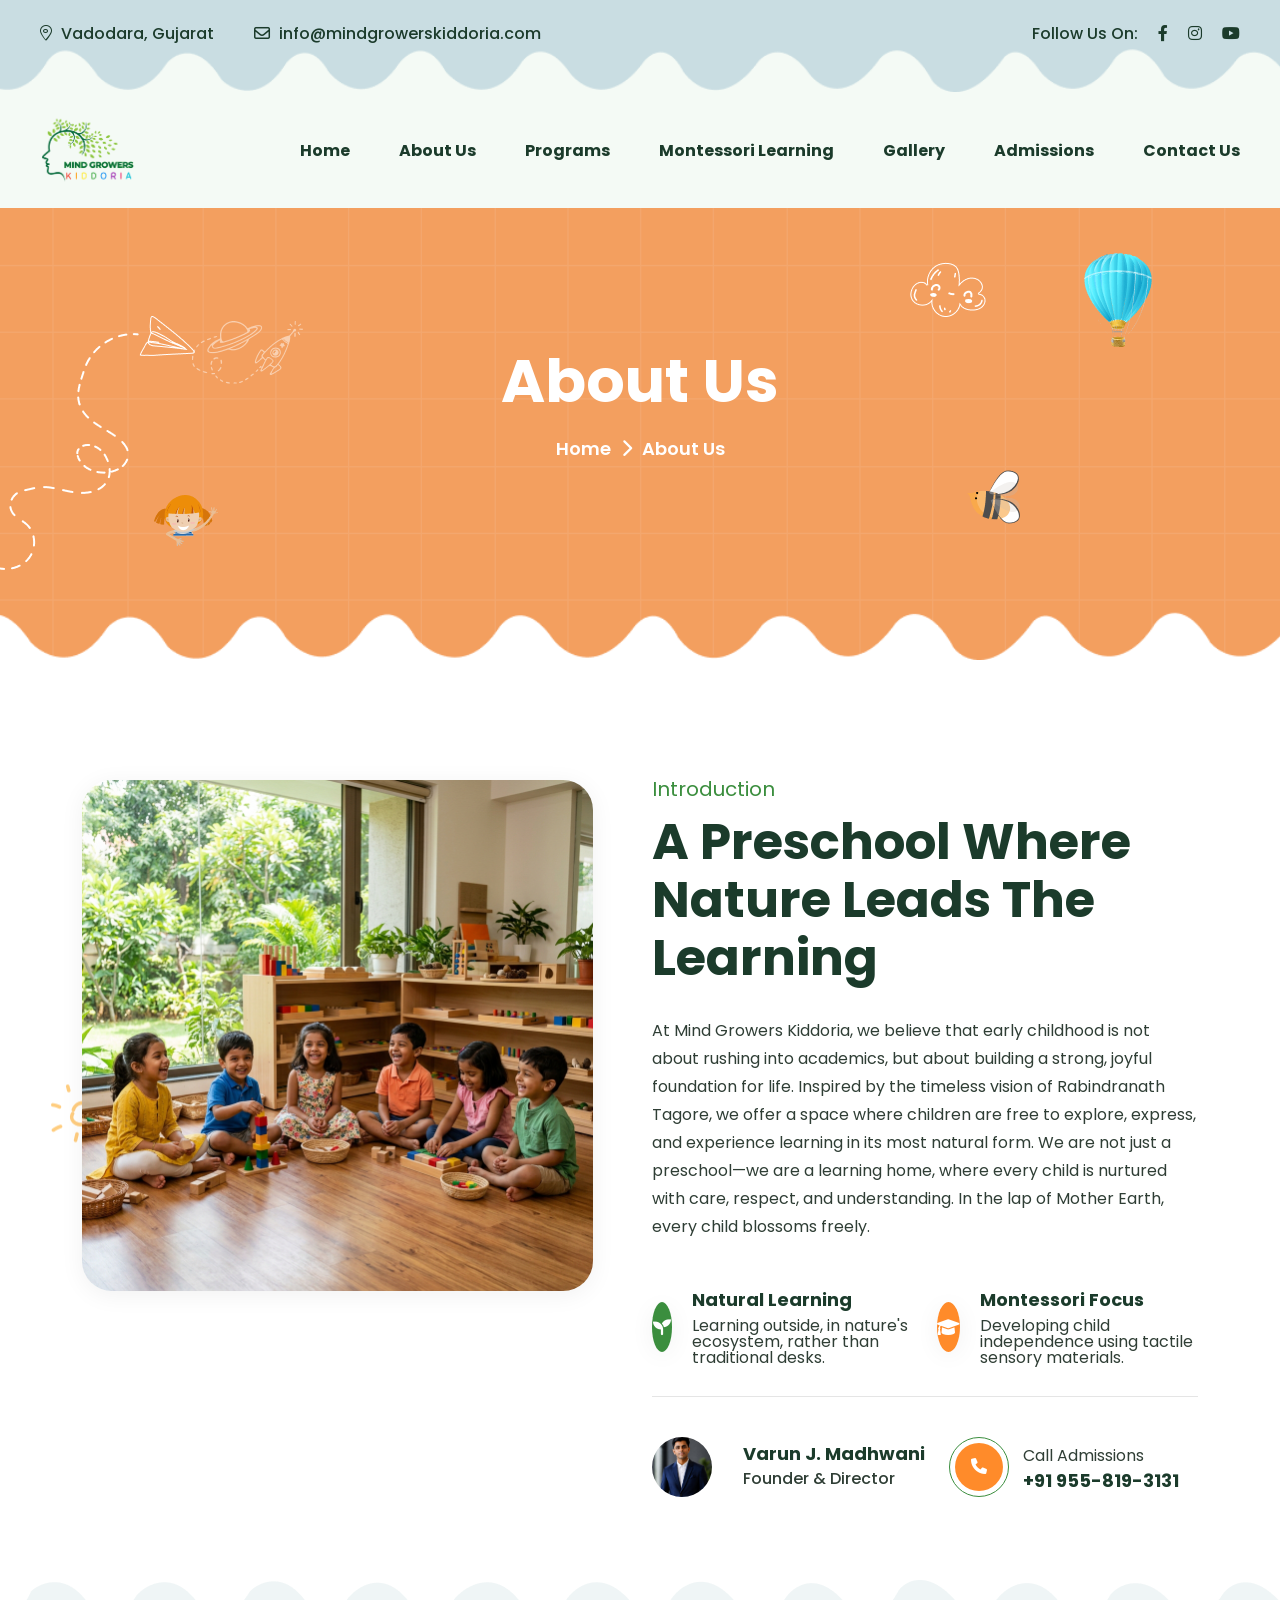
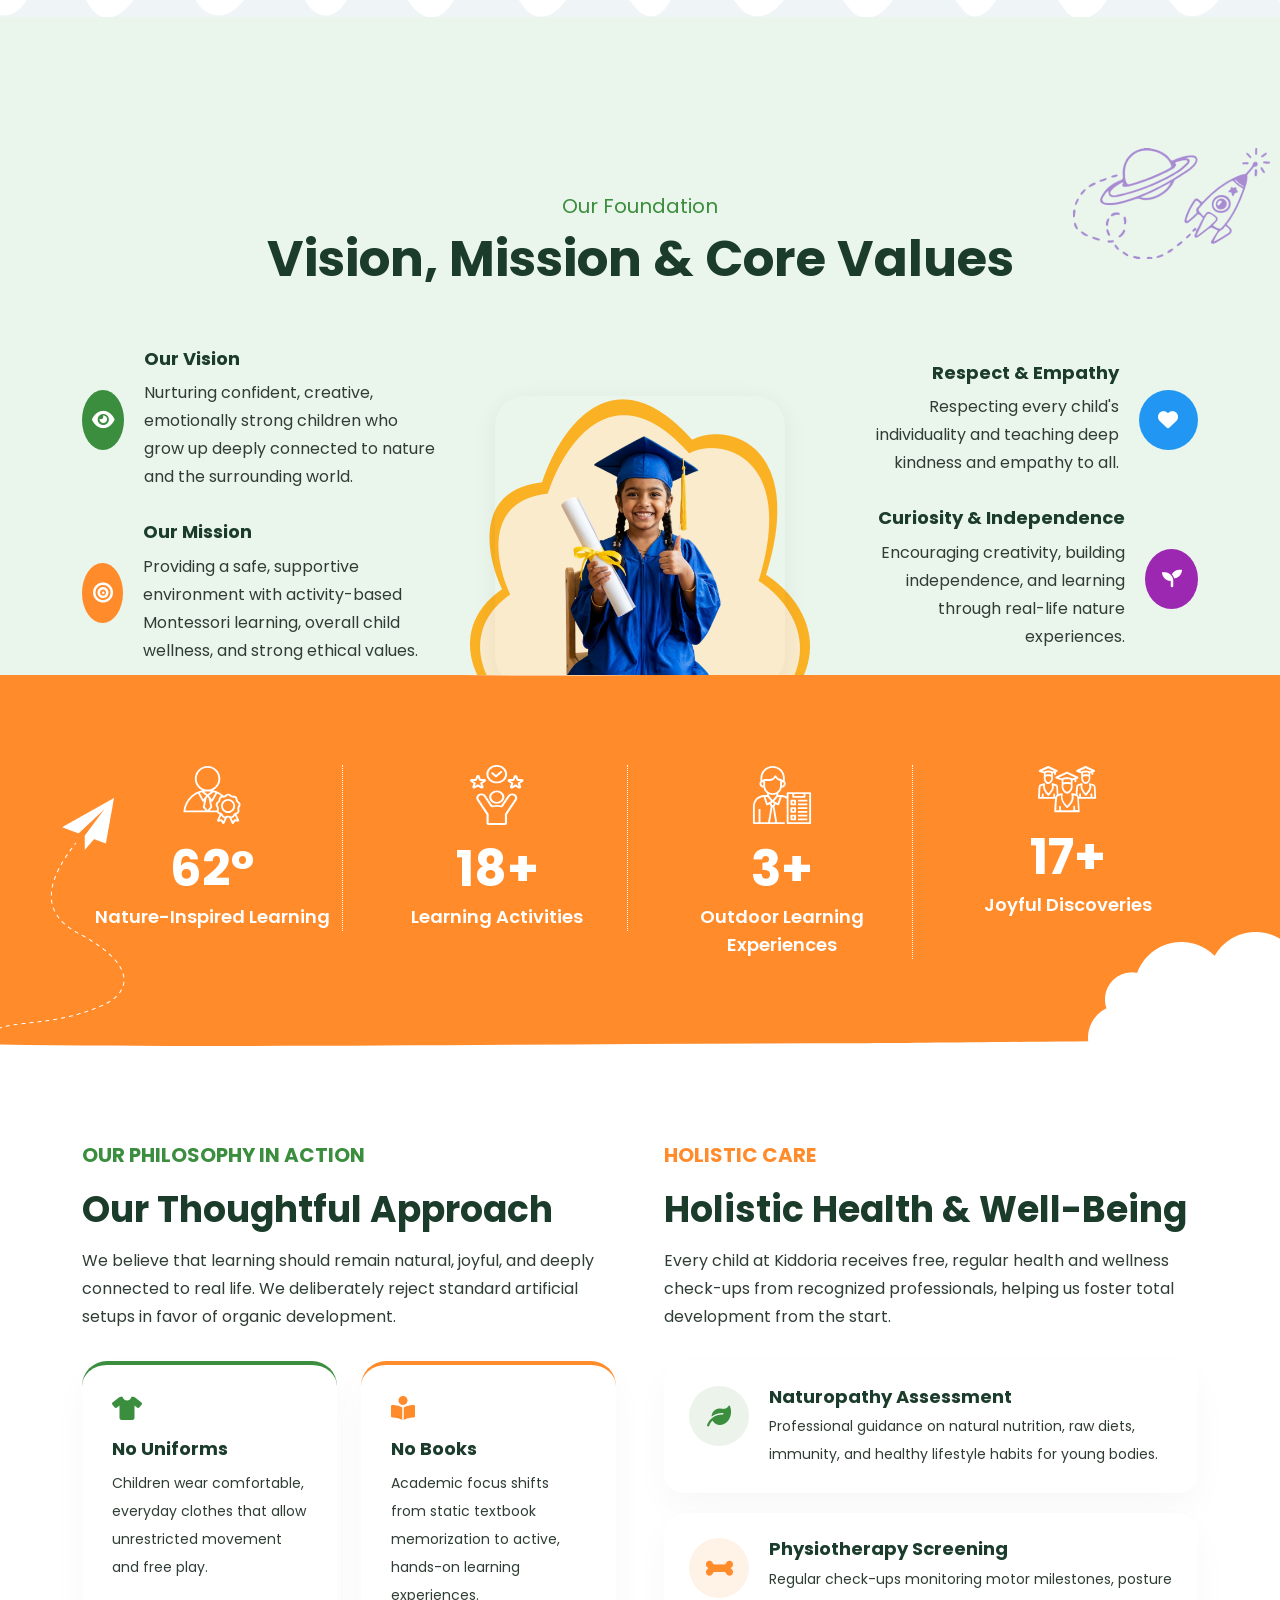
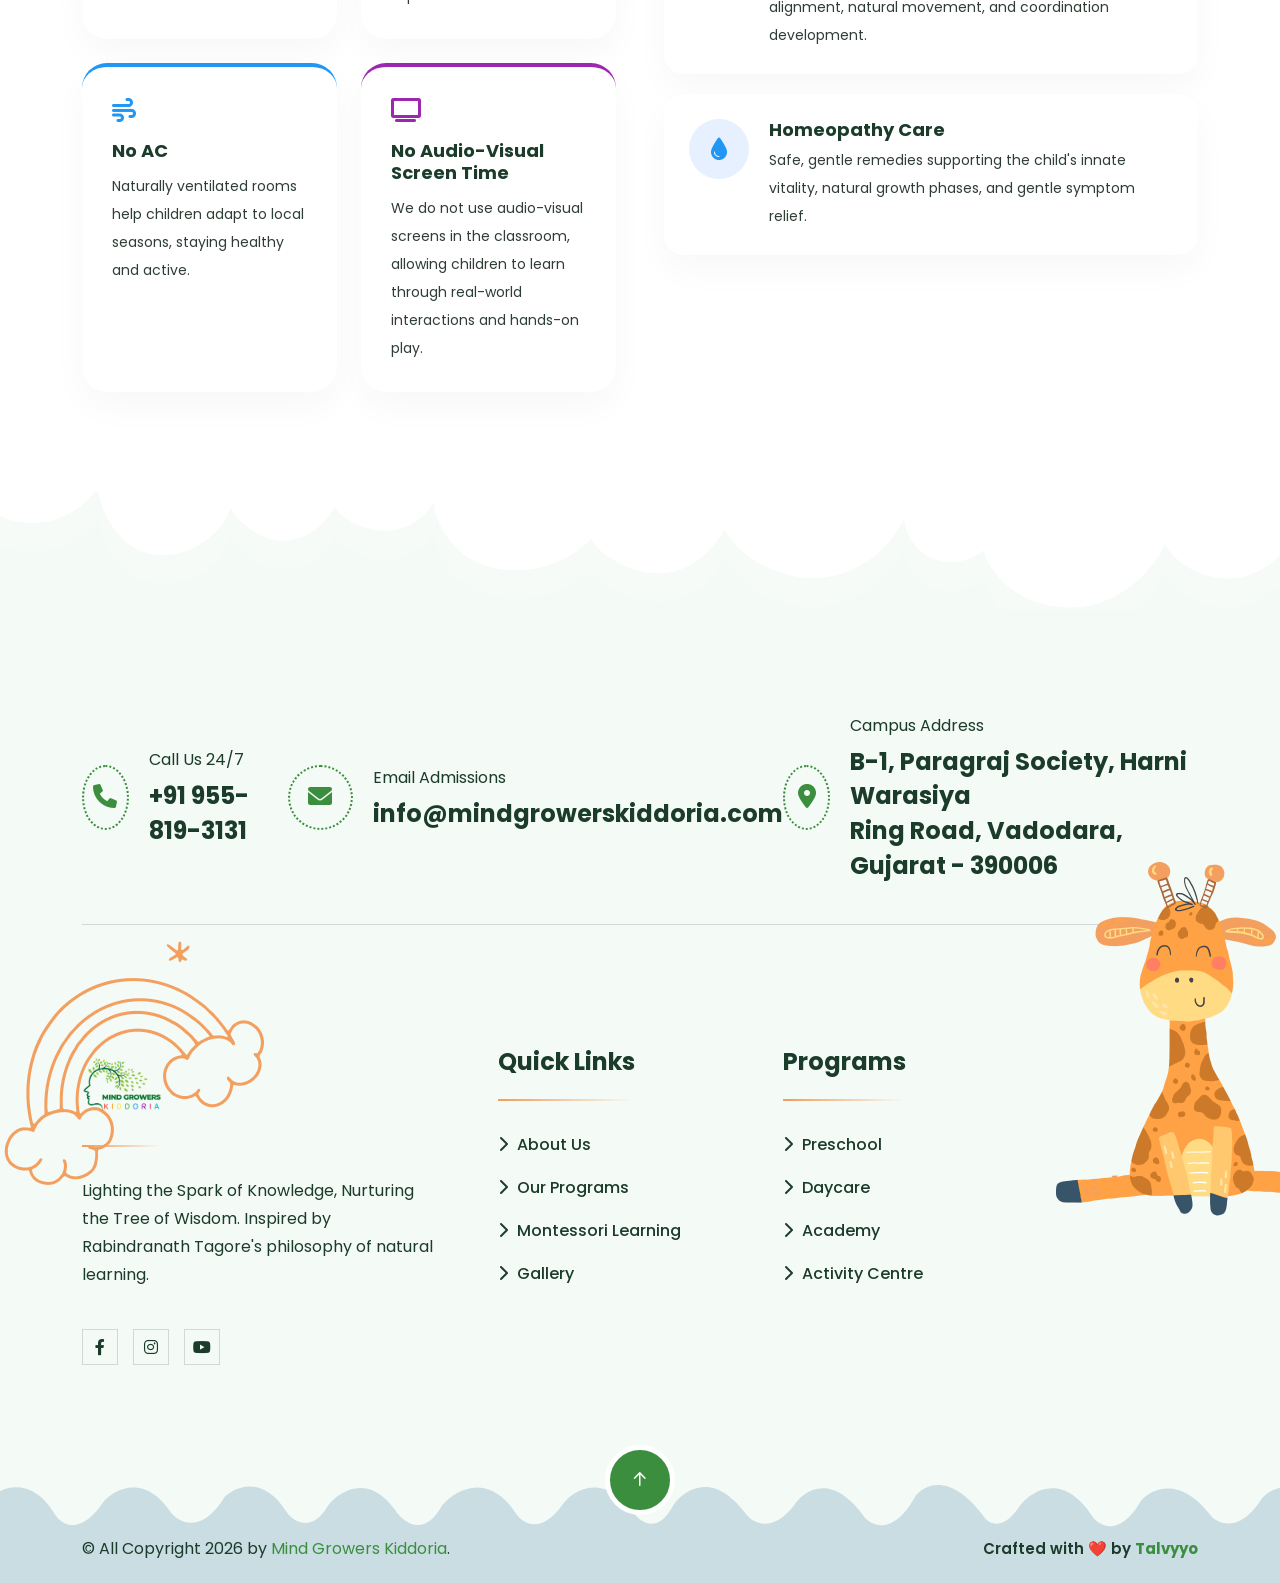
<file: about.html>
<!DOCTYPE html>
<html lang="en">
    <!--<< Header Area >>-->
    <head>
        <!-- ========== Meta Tags ========== -->
        <meta charset="UTF-8">
        <meta http-equiv="X-UA-Compatible" content="IE=edge">
        <meta name="viewport" content="width=device-width, initial-scale=1">
        <meta name="author" content="gramentheme">
        <meta name="description" content="Mind Growers Kiddoria is a nature-inspired preschool based on Rabindranath Tagore's philosophy and Montessori education, focusing on holistic child development, hands-on activities, and parent partnership.">
        <!-- ======== Page title ============ -->
        <title>Mind Growers Kiddoria - Nature-Inspired Preschool</title>
        <!--<< Favcion >>-->
        <link rel="shortcut icon" href="assets/img/favicon.png">
        <!--<< Bootstrap min.css >>-->
        <link rel="stylesheet" href="assets/css/bootstrap.min.css">
        <!--<< All Min Css >>-->
        <link rel="stylesheet" href="assets/css/all.min.css">
        <!--<< Animate.css >>-->
        <link rel="stylesheet" href="assets/css/animate.css">
        <!--<< Icomoon.css >>-->
        <link rel="stylesheet" href="assets/css/icomoon.css">
        <!--<< Magnific Popup.css >>-->
        <link rel="stylesheet" href="assets/css/magnific-popup.css">
        <!--<< MeanMenu.css >>-->
        <link rel="stylesheet" href="assets/css/meanmenu.css">
        <!--<< Swiper Bundle.css >>-->
        <link rel="stylesheet" href="assets/css/swiper-bundle.min.css">
        <!--<< Nice Select.css >>-->
        <link rel="stylesheet" href="assets/css/nice-select.css">
        <!--<< Main.css >>-->
        <link rel="stylesheet" href="assets/css/main.css">
        <link rel="stylesheet" href="assets/css/custom.css">
    </head>
    <body>

        <!-- Preloader Start -->
        <div id="preloader" class="preloader">
            <div class="animation-preloader">
                <div class="spinner">                
                </div>
                                <div class="txt-loading">
                    <span data-text-preloader="M" class="letters-loading">
                        M
                    </span>
                    <span data-text-preloader="I" class="letters-loading">
                        I
                    </span>
                    <span data-text-preloader="N" class="letters-loading">
                        N
                    </span>
                    <span data-text-preloader="D" class="letters-loading">
                        D
                    </span>
                    <span data-text-preloader="&nbsp;" class="letters-loading">
                        &nbsp;
                    </span>
                    <span data-text-preloader="G" class="letters-loading">
                        G
                    </span>
                    <span data-text-preloader="R" class="letters-loading">
                        R
                    </span>
                    <span data-text-preloader="O" class="letters-loading">
                        O
                    </span>
                    <span data-text-preloader="W" class="letters-loading">
                        W
                    </span>
                    <span data-text-preloader="E" class="letters-loading">
                        E
                    </span>
                    <span data-text-preloader="R" class="letters-loading">
                        R
                    </span>
                    <span data-text-preloader="S" class="letters-loading">
                        S
                    </span>
                    <span data-text-preloader="&nbsp;" class="letters-loading">
                        &nbsp;
                    </span>
                    <span data-text-preloader="K" class="letters-loading">
                        K
                    </span>
                    <span data-text-preloader="I" class="letters-loading">
                        I
                    </span>
                    <span data-text-preloader="D" class="letters-loading">
                        D
                    </span>
                    <span data-text-preloader="D" class="letters-loading">
                        D
                    </span>
                    <span data-text-preloader="O" class="letters-loading">
                        O
                    </span>
                    <span data-text-preloader="R" class="letters-loading">
                        R
                    </span>
                    <span data-text-preloader="I" class="letters-loading">
                        I
                    </span>
                    <span data-text-preloader="A" class="letters-loading">
                        A
                    </span>
                </div>
                <p class="text-center">Loading</p>
            </div>
            <div class="loader">
                <div class="row">
                    <div class="col-3 loader-section section-left">
                        <div class="bg"></div>
                    </div>
                    <div class="col-3 loader-section section-left">
                        <div class="bg"></div>
                    </div>
                    <div class="col-3 loader-section section-right">
                        <div class="bg"></div>
                    </div>
                    <div class="col-3 loader-section section-right">
                        <div class="bg"></div>
                    </div>
                </div>
            </div>
        </div>

        <!-- Offcanvas Area Start -->
        <div class="fix-area">
            <div class="offcanvas__info">
                <div class="offcanvas__wrapper">
                    <div class="offcanvas__content">
                        <div class="offcanvas__top mb-5 d-flex justify-content-between align-items-center">
                            <div class="offcanvas__logo">
                                <a href="index.html">
                                    <img src="assets/img/logo/logo.png" alt="logo-img" style="max-height: 80px;">
                                </a>
                            </div>
                            <div class="offcanvas__close">
                                <button>
                                <i class="fas fa-times"></i>
                                </button>
                            </div>
                        </div>
                        <p class="text d-none d-xl-block">
                            Nurturing the Tree of Wisdom, Lighting the Spark of Knowledge. Nature-inspired learning based on Tagore's philosophy.
                        </p>
                        <div class="mobile-menu fix mb-3"></div>
                        <div class="offcanvas__contact">
                            <h4>Contact Info</h4>
                            <ul>
                                <li class="d-flex align-items-center">
                                    <div class="offcanvas__contact-icon">
                                        <i class="fal fa-map-marker-alt"></i>
                                    </div>
                                    <div class="offcanvas__contact-text">
                                        <a target="_blank" href="contact.html">Vadodara, Gujarat</a>
                                    </div>
                                </li>
                                <li class="d-flex align-items-center">
                                    <div class="offcanvas__contact-icon mr-15">
                                        <i class="fal fa-envelope"></i>
                                    </div>
                                    <div class="offcanvas__contact-text">
                                        <a href="mailto:info@mindgrowerskiddoria.com">info@mindgrowerskiddoria.com</a>
                                    </div>
                                </li>
                                <li class="d-flex align-items-center">
                                    <div class="offcanvas__contact-icon mr-15">
                                        <i class="fal fa-clock"></i>
                                    </div>
                                    <div class="offcanvas__contact-text">
                                        <a target="_blank" href="#">Mon - Fri: 08:30 AM - 08:30 PM</a>
                                    </div>
                                </li>
                                <li class="d-flex align-items-center">
                                    <div class="offcanvas__contact-icon mr-15">
                                        <i class="far fa-phone"></i>
                                    </div>
                                    <div class="offcanvas__contact-text">
                                        <a href="tel:+919558193131">+91 955-819-3131</a>
                                    </div>
                                </li>
                            </ul>
                            <div class="header-button mt-4">
                                <a href="contact.html" class="theme-btn text-center">
                                    <span>Enroll Now <i class="fa-solid fa-arrow-right-long"></i></span>
                                </a>
                            </div>
                            <div class="social-icon d-flex align-items-center">
                        <a href="https://www.facebook.com/share/18hreGQQ5e/" target="_blank"><i class="fab fa-facebook-f"></i></a>
                        <a href="https://www.instagram.com/mindgrowerskiddoria_26?igsh=MW5sZTBxbThkbzNxbQ==" target="_blank"><i class="fab fa-instagram"></i></a>
                        <a href="https://youtube.com/@mindgrowerskiddoria?si=B4-J8X_j2FUu4_qQ" target="_blank"><i class="fab fa-youtube"></i></a>
                    </div>
                        </div>
                    </div>
                </div>
            </div>
        </div>
        <div class="offcanvas__overlay"></div>

        <!-- Header Top Section Start -->
        <div class="header-top-section">
            <div class="header-top-shape">
                <img src="assets/img/header-top-shape.png" alt="shape-img">
            </div>
            <div class="container-fluid">
                <div class="header-top-wrapper">
                    <ul class="contact-list">
                        <li>
                            <i class="fal fa-map-marker-alt"></i>
                            Vadodara, Gujarat
                        </li>
                        <li>
                            <i class="far fa-envelope"></i>
                            <a href="mailto:info@mindgrowerskiddoria.com" class="link">info@mindgrowerskiddoria.com</a>
                        </li>
                    </ul>
                    <div class="social-icon d-flex align-items-center">
                        <span>Follow Us On:</span>
                        <a href="https://www.facebook.com/share/18hreGQQ5e/" target="_blank"><i class="fab fa-facebook-f"></i></a>
                        <a href="https://www.instagram.com/mindgrowerskiddoria_26?igsh=MW5sZTBxbThkbzNxbQ==" target="_blank"><i class="fab fa-instagram"></i></a>
                        <a href="https://youtube.com/@mindgrowerskiddoria?si=B4-J8X_j2FUu4_qQ" target="_blank"><i class="fab fa-youtube"></i></a>
                    </div>
                </div>
            </div>
        </div>

        <!-- Header Section Start -->
        <header id="header-sticky" class="header-1">
            <div class="container-fluid">
                <div class="mega-menu-wrapper">
                    <div class="header-main style-2">
                        <div class="header-left">
                            <div class="logo">
                                <a href="index.html" class="header-logo">
                                    <img src="assets/img/logo/logo.png" alt="logo-img" style="max-height: 70px;">
                                </a>
                            </div>
                        </div>
                        <div class="header-right d-flex justify-content-end align-items-center">
                            <div class="mean__menu-wrapper">
                                <div class="main-menu">
                                    <nav id="mobile-menu">
                                        <ul>
                                            <li><a href="index.html">Home</a></li>
                                            <li><a href="about.html">About Us</a></li>
                                            <li><a href="program.html">Programs</a></li>
                                            <li><a href="montessori-learning.html">Montessori Learning</a></li>
                                            <li><a href="gallery.html">Gallery</a></li>
                                            <li><a href="admissions.html">Admissions</a></li>
                                            <li><a href="contact.html">Contact Us</a></li>
                                        </ul>
                                    </nav>
                                </div>
                            </div>
                            <div class="header-button">
                                <a href="#bookVisitModal" data-bs-toggle="modal" class="theme-btn">
                                    <span>
                                        Book A Visit
                                        <i class="fa-solid fa-arrow-right-long"></i>
                                    </span>
                                </a>
                            </div>
                            <div class="header__hamburger d-xl-none my-auto">
                                <div class="sidebar__toggle">
                                    <i class="fas fa-bars"></i>
                                </div>
                            </div>
                        </div>
                    </div>
                </div>
            </div>
        </header>

        <!-- Search Area Start -->
        <div class="search-wrap">
            <div class="search-inner">
                <i class="fas fa-times search-close" id="search-close"></i>
                <div class="search-cell">
                    <form method="get">
                        <div class="search-field-holder">
                            <input type="search" class="main-search-input" placeholder="Search...">
                        </div>
                    </form>
                </div>
            </div>
        </div>

        <!--<< Breadcrumb Section Start >>-->
        <div class="breadcrumb-wrapper bg-cover has-floating-leaves" style="background-image: url('assets/img/breadcrumb.png');">
            <div class="line-shape">
                <img src="assets/img/breadcrumb-shape/line.png" alt="shape-img">
            </div>
            <div class="plane-shape float-bob-y">
                <img src="assets/img/breadcrumb-shape/plane.png" alt="shape-img">
            </div>
            <div class="doll-shape float-bob-x">
                <img src="assets/img/breadcrumb-shape/doll.png" alt="shape-img">
            </div>
            <div class="parasuit-shape float-bob-y">
                <img src="assets/img/breadcrumb-shape/parasuit.png" alt="shape-img">
            </div>
            <div class="frame-shape">
                <img src="assets/img/breadcrumb-shape/frame.png" alt="shape-img">
            </div>
            <div class="bee-shape float-bob-x">
                <img src="assets/img/breadcrumb-shape/bee.png" alt="shape-img">
            </div>
            <div class="container">
                <div class="page-heading">
                    <h1 class="wow fadeInUp" data-wow-delay=".3s">About Us</h1>
                    <ul class="breadcrumb-items wow fadeInUp" data-wow-delay=".5s">
                        <li>
                            <a href="index.html">
                                Home
                            </a>
                        </li>
                        <li>
                            <i class="fas fa-chevron-right"></i>
                        </li>
                        <li>
                            About Us
                        </li>
                    </ul>
                </div>
            </div>
        </div>

        <!-- About Activities Section Start -->
        <section class="about-activities-section-2 style-2 section-padding">
            <div class="zebra-shape float-bob-y">
                <img src="assets/img/about/zebra.png" alt="shape-img">
            </div>
            <div class="bottom-shape">
                <img src="assets/img/section-top-shape-2.png" alt="shape-img">
            </div>
            <div class="sun-shape">
                <img src="assets/img/client/shape-2.png" alt="shape-img">
            </div>
            <div class="container">
                <div class="about-activities-wrapper style-2 mb-55">
                    <div class="row g-4">
                        <div class="col-lg-6 wow fadeInUp" data-wow-delay=".3s">
                            <div class="activities-image-items">
                                <img src="assets/img/about/about_intro.png" alt="classroom-img" style="border-radius: 30px; box-shadow: var(--box-shadow); max-width: 100%;">
                                <div class="radius-shape">
                                    <img src="assets/img/about/radius-shape.png" alt="shape-img">
                                </div>
                                <div class="circle-shape">
                                    <img src="assets/img/about/circle.png" alt="shape-img">
                                </div>
                            </div>
                        </div>
                        <div class="col-lg-6">
                            <div class="activities-content">
                                <div class="section-title">
                                    <span class="wow fadeInUp" style="color: var(--theme);">Introduction</span>
                                    <h2 class="wow fadeInUp" data-wow-delay=".3s">
                                        A Preschool Where Nature Leads the Learning
                                    </h2>
                                </div>
                                <p class="mt-3 mt-md-0 wow fadeInUp" data-wow-delay=".5s">
                                    At Mind Growers Kiddoria, we believe that early childhood is not about rushing into academics, but about building a strong, joyful foundation for life. Inspired by the timeless vision of Rabindranath Tagore, we offer a space where children are free to explore, express, and experience learning in its most natural form. We are not just a preschool—we are a learning home, where every child is nurtured with care, respect, and understanding. In the lap of Mother Earth, every child blossoms freely.
                                </p>
                                <div class="row g-4 mt-4">
                                    <div class="col-xl-6 col-lg-8 col-md-6 wow fadeInUp" data-wow-delay=".3s">
                                        <div class="icon-items">
                                            <div class="icon" style="background-color: var(--theme); width: 50px; height: 50px; border-radius: 50%; display: flex; align-items: center; justify-content: center;">
                                                <i class="fa-solid fa-seedling" style="color: var(--white); font-size: 18px;"></i>
                                            </div>
                                            <div class="content">
                                                <h5>Natural Learning</h5>
                                                <p>Learning outside, in nature's ecosystem, rather than traditional desks.</p>
                                            </div>
                                        </div>
                                    </div>
                                    <div class="col-xl-6 col-lg-8 col-md-6 wow fadeInUp" data-wow-delay=".5s">
                                        <div class="icon-items">
                                            <div class="icon" style="background-color: var(--theme2); width: 50px; height: 50px; border-radius: 50%; display: flex; align-items: center; justify-content: center;">
                                                <i class="fa-solid fa-graduation-cap" style="color: var(--white); font-size: 18px;"></i>
                                            </div>
                                            <div class="content">
                                                <h5>Montessori Focus</h5>
                                                <p>Developing child independence using tactile sensory materials.</p>
                                            </div>
                                        </div>
                                    </div>
                                </div>
                                <div class="about-author" style="margin-top: 30px;">
                                    <div class="author-image wow fadeInUp" data-wow-delay=".3s" style="display: flex; align-items: center;">
                                        <img src="assets/img/founder/founder.jpeg" alt="Varun J. Madhwani" style="border-radius: 50%; width: 60px; height: 60px; object-fit: cover;">
                                        <div class="content ms-3">
                                            <h6>Varun J. Madhwani</h6>
                                            <p>Founder & Director</p>
                                        </div>
                                    </div>
                                    <div class="author-icon wow fadeInUp" data-wow-delay=".5s">
                                        <div class="icon" style="background-color: var(--theme2);">
                                             <i class="fa-solid fa-phone" style="color: var(--white);"></i>
                                        </div>
                                         <div class="content">
                                             <span>Call Admissions</span>
                                             <h5>
                                                 <a href="tel:+919558193131">+91 955-819-3131</a>
                                             </h5>
                                         </div>
                                     </div>
                                </div>
                            </div>
                        </div>
                    </div>
                </div>
            </div>
        </section>

        <!-- Feature Value Section Start -->
        <!-- Values & Vision Mission Section Start -->
        <section class="feature-value-section fix section-padding section-bg-2" style="padding-bottom: 60px !important;">
            <div class="shape-1">
                <img src="assets/img/value/shape-1.png" alt="shape-img">
            </div>
            <div class="shape-2 float-bob-x">
                <img src="assets/img/value/shape-2.png" alt="shape-img">
            </div>
            <div class="container">
                <div class="section-title text-center">
                    <span class="wow fadeInUp" style="color: var(--theme);">Our Foundation</span>
                    <h2 class="wow fadeInUp" data-wow-delay=".3s">Vision, Mission & Core Values</h2>
                </div>
                <div class="row g-4 align-items-center">
                    <!-- Vision & Mission -->
                    <div class="col-xl-4 col-lg-4 col-md-12">
                        <div class="feature-value-items">
                            <div class="value-icon-items wow fadeInUp" data-wow-delay=".3s">
                                <div class="icon" style="background-color: var(--theme); width: 60px; height: 60px; border-radius: 50%; display: flex; align-items: center; justify-content: center;">
                                    <i class="fa-solid fa-eye" style="color: var(--white); font-size: 20px;"></i>
                                </div>
                                <div class="content">
                                    <h5>Our Vision</h5>
                                    <p>Nurturing confident, creative, emotionally strong children who grow up deeply connected to nature and the surrounding world.</p>
                                </div>
                            </div>
                            <div class="value-icon-items wow fadeInUp" data-wow-delay=".5s">
                                <div class="icon" style="background-color: var(--theme2); width: 60px; height: 60px; border-radius: 50%; display: flex; align-items: center; justify-content: center;">
                                    <i class="fa-solid fa-bullseye" style="color: var(--white); font-size: 20px;"></i>
                                </div>
                                <div class="content">
                                    <h5>Our Mission</h5>
                                    <p>Providing a safe, supportive environment with activity-based Montessori learning, overall child wellness, and strong ethical values.</p>
                                </div>
                            </div>
                        </div>
                    </div>
                    <!-- Central Image -->
                    <div class="col-xl-4 col-lg-4 col-md-12 wow fadeInUp" data-wow-delay=".4s">
                        <div class="feature-value-items">
                            <div class="feature-value-image">
                                <img src="assets/img/get%20your%20quality.png" alt="get-your-quality" style="border-radius: 30px; box-shadow: var(--box-shadow); max-width: 100%;">
                                <div class="value-shape">
                                    <img src="assets/img/cta/cta-shape-2.png" alt="shape-img">
                                </div>
                            </div>
                        </div>
                    </div>
                    <!-- Core Values -->
                    <div class="col-xl-4 col-lg-4 col-md-12">
                        <div class="feature-value-items">
                            <div class="value-icon-items style-2 wow fadeInUp" data-wow-delay=".3s">
                                <div class="content">
                                    <h5>Respect & Empathy</h5>
                                    <p>Respecting every child's individuality and teaching deep kindness and empathy to all.</p>
                                </div>
                                <div class="icon" style="background-color: var(--blue); width: 60px; height: 60px; border-radius: 50%; display: flex; align-items: center; justify-content: center;">
                                    <i class="fa-solid fa-heart" style="color: var(--white); font-size: 20px;"></i>
                                </div>
                            </div>
                            <div class="value-icon-items style-2 wow fadeInUp" data-wow-delay=".5s">
                                <div class="content">
                                    <h5>Curiosity & Independence</h5>
                                    <p>Encouraging creativity, building independence, and learning through real-life nature experiences.</p>
                                </div>
                                <div class="icon" style="background-color: var(--purple); width: 60px; height: 60px; border-radius: 50%; display: flex; align-items: center; justify-content: center;">
                                    <i class="fa-solid fa-seedling" style="color: var(--white); font-size: 20px;"></i>
                                </div>
                            </div>
                        </div>
                    </div>
                </div>
            </div>
        </section>

        <!-- Counter Section Start -->
        <section class="counter-section fix">
            <div class="line-shape">
                <img src="assets/img/counter/line-shape.png" alt="shape-img">
            </div>
            <div class="box-shape float-bob-x">
                <img src="assets/img/counter/box-shape.png" alt="shape-img">
            </div>
            <div class="counter-bg"></div>
            <div class="container">
                <div class="counter-wrapper">
                    <div class="row g-4">
                        <div class="col-xl-3 col-lg-4 col-md-6 wow fadeInUp" data-wow-delay=".2s">
                            <div class="counter-items">
                                <div class="icon">
                                    <img src="assets/img/counter/icon-1.svg" alt="img">
                                </div>
                                <div class="content">
                                    <h2><span class="count">360</span>°</h2>
                                    <p>Nature-Inspired Learning</p>
                                </div>
                            </div>
                        </div>
                        <div class="col-xl-3 col-lg-4 col-md-6 wow fadeInUp" data-wow-delay=".4s">
                            <div class="counter-items">
                                <div class="icon">
                                    <img src="assets/img/counter/icon-2.svg" alt="img">
                                </div>
                                <div class="content">
                                    <h2><span class="count">108</span>+</h2>
                                    <p>Learning Activities</p>
                                </div>
                            </div>
                        </div>
                        <div class="col-xl-3 col-lg-4 col-md-6 wow fadeInUp" data-wow-delay=".6s">
                            <div class="counter-items">
                                <div class="icon">
                                    <img src="assets/img/counter/icon-3.svg" alt="img">
                                </div>
                                <div class="content">
                                    <h2><span class="count">18</span>+</h2>
                                    <p>Outdoor Learning Experiences</p>
                                </div>
                            </div>
                        </div>
                        <div class="col-xl-3 col-lg-4 col-md-6 wow fadeInUp" data-wow-delay=".8s">
                            <div class="counter-items border-none">
                                <div class="icon">
                                    <img src="assets/img/counter/icon-4.svg" alt="img">
                                </div>
                                <div class="content">
                                    <h2><span class="count">99</span>+</h2>
                                    <p>Joyful Discoveries</p>
                                </div>
                            </div>
                        </div>
                    </div>
                </div>
            </div>
        </section>

        <!-- Thoughtful Approach & Holistic Health Section Start -->
        <section class="thoughtful-holistic-section section-padding" style="background-color: var(--white); padding-top: 100px; padding-bottom: 100px; position: relative;">
            <div class="container">
                <div class="row g-5">
                    <!-- Left Column: Thoughtful Approach -->
                    <div class="col-lg-6 wow fadeInUp" data-wow-delay=".3s">
                        <div class="section-title mb-45">
                            <span style="color: var(--theme); font-weight: 700; text-transform: uppercase;">Our Philosophy in Action</span>
                            <h2 style="margin-top: 10px; font-size: 36px;">Our Thoughtful Approach</h2>
                            <p class="mt-3">We believe that learning should remain natural, joyful, and deeply connected to real life. We deliberately reject standard artificial setups in favor of organic development.</p>
                        </div>
                        <div class="row g-4">
                            <div class="col-sm-6">
                                <div class="thoughtful-card" style="background: var(--white); padding: 30px; border-radius: 25px; box-shadow: 0 15px 35px rgba(0,0,0,0.03); border-top: 4px solid var(--theme); height: 100%;">
                                    <div class="icon" style="color: var(--theme); font-size: 24px; margin-bottom: 15px;"><i class="fa-solid fa-shirt"></i></div>
                                    <h5 style="font-size: 18px; margin-bottom: 10px;">No Uniforms</h5>
                                    <p style="font-size: 14px; margin-bottom: 0;">Children wear comfortable, everyday clothes that allow unrestricted movement and free play.</p>
                                </div>
                            </div>
                            <div class="col-sm-6">
                                <div class="thoughtful-card" style="background: var(--white); padding: 30px; border-radius: 25px; box-shadow: 0 15px 35px rgba(0,0,0,0.03); border-top: 4px solid var(--theme2); height: 100%;">
                                    <div class="icon" style="color: var(--theme2); font-size: 24px; margin-bottom: 15px;"><i class="fa-solid fa-book-open-reader"></i></div>
                                    <h5 style="font-size: 18px; margin-bottom: 10px;">No Books</h5>
                                    <p style="font-size: 14px; margin-bottom: 0;">Academic focus shifts from static textbook memorization to active, hands-on learning experiences.</p>
                                </div>
                            </div>
                            <div class="col-sm-6">
                                <div class="thoughtful-card" style="background: var(--white); padding: 30px; border-radius: 25px; box-shadow: 0 15px 35px rgba(0,0,0,0.03); border-top: 4px solid var(--blue); height: 100%;">
                                    <div class="icon" style="color: var(--blue); font-size: 24px; margin-bottom: 15px;"><i class="fa-solid fa-wind"></i></div>
                                    <h5 style="font-size: 18px; margin-bottom: 10px;">No AC</h5>
                                    <p style="font-size: 14px; margin-bottom: 0;">Naturally ventilated rooms help children adapt to local seasons, staying healthy and active.</p>
                                </div>
                            </div>
                            <div class="col-sm-6">
                                <div class="thoughtful-card" style="background: var(--white); padding: 30px; border-radius: 25px; box-shadow: 0 15px 35px rgba(0,0,0,0.03); border-top: 4px solid var(--purple); height: 100%;">
                                    <div class="icon" style="color: var(--purple); font-size: 24px; margin-bottom: 15px;"><i class="fa-solid fa-tv"></i></div>
                                    <h5 style="font-size: 18px; margin-bottom: 10px;">No Audio-Visual Screen Time</h5>
                                    <p style="font-size: 14px; margin-bottom: 0;">We do not use audio-visual screens in the classroom, allowing children to learn through real-world interactions and hands-on play.</p>
                                </div>
                            </div>
                        </div>
                    </div>
                    
                    <!-- Right Column: Holistic Health & Well-Being -->
                    <div class="col-lg-6 wow fadeInUp" data-wow-delay=".5s">
                        <div class="section-title mb-45">
                            <span style="color: var(--theme2); font-weight: 700; text-transform: uppercase;">Holistic Care</span>
                            <h2 style="margin-top: 10px; font-size: 36px;">Holistic Health & Well-Being</h2>
                            <p class="mt-3">Every child at Kiddoria receives free, regular health and wellness check-ups from recognized professionals, helping us foster total development from the start.</p>
                        </div>
                        <div class="holistic-wrapper" style="display: flex; flex-direction: column; gap: 20px;">
                            <!-- Doctor 1 -->
                            <div class="holistic-item" style="background: var(--white); padding: 25px; border-radius: 20px; box-shadow: 0 15px 35px rgba(0,0,0,0.03); display: flex; align-items: flex-start; gap: 20px;">
                                <div class="icon-box" style="background: rgba(59, 142, 62, 0.1); width: 60px; height: 60px; border-radius: 50%; display: flex; align-items: center; justify-content: center; flex-shrink: 0; color: var(--theme);">
                                    <i class="fa-solid fa-leaf" style="font-size: 24px;"></i>
                                </div>
                                <div class="content">
                                    <h5 style="font-size: 18px; margin-bottom: 5px;">Naturopathy Assessment</h5>
                                    <p style="font-size: 14px; margin-bottom: 0; color: var(--text);">Professional guidance on natural nutrition, raw diets, immunity, and healthy lifestyle habits for young bodies.</p>
                                </div>
                            </div>
                            <!-- Doctor 2 -->
                            <div class="holistic-item" style="background: var(--white); padding: 25px; border-radius: 20px; box-shadow: 0 15px 35px rgba(0,0,0,0.03); display: flex; align-items: flex-start; gap: 20px;">
                                <div class="icon-box" style="background: rgba(253, 126, 20, 0.1); width: 60px; height: 60px; border-radius: 50%; display: flex; align-items: center; justify-content: center; flex-shrink: 0; color: var(--theme2);">
                                    <i class="fa-solid fa-bone" style="font-size: 24px;"></i>
                                </div>
                                <div class="content">
                                    <h5 style="font-size: 18px; margin-bottom: 5px;">Physiotherapy Screening</h5>
                                    <p style="font-size: 14px; margin-bottom: 0; color: var(--text);">Regular check-ups monitoring motor milestones, posture alignment, natural movement, and coordination development.</p>
                                </div>
                            </div>
                            <!-- Doctor 3 -->
                            <div class="holistic-item" style="background: var(--white); padding: 25px; border-radius: 20px; box-shadow: 0 15px 35px rgba(0,0,0,0.03); display: flex; align-items: flex-start; gap: 20px;">
                                <div class="icon-box" style="background: rgba(13, 110, 253, 0.1); width: 60px; height: 60px; border-radius: 50%; display: flex; align-items: center; justify-content: center; flex-shrink: 0; color: var(--blue);">
                                    <i class="fa-solid fa-droplet" style="font-size: 24px;"></i>
                                </div>
                                <div class="content">
                                    <h5 style="font-size: 18px; margin-bottom: 5px;">Homeopathy Care</h5>
                                    <p style="font-size: 14px; margin-bottom: 0; color: var(--text);">Safe, gentle remedies supporting the child's innate vitality, natural growth phases, and gentle symptom relief.</p>
                                </div>
                            </div>
                        </div>
                    </div>
                </div>
            </div>
        </section>

        <!-- Hidden sections: Our Experts and Testimonials -->
        <div style="display: none;">
        <!-- Team Section Start -->
        <section class="team-section-3 fix  section-padding pt-1 mt-60">
            <div class="tree-shape float-bob-x">
                <img src="assets/img/tree-shape.png" alt="shape-img">
            </div>
            <div class="right-shape">
                <img src="assets/img/testi-r-shape.png" alt="shape-img">
            </div>
            <div class="bee-shape float-bob-y">
                <img src="assets/img/testi-bee-shape.png" alt="shape-img">
            </div>
            <div class="container">
                <div class="section-title-area">
                    <div class="section-title mt-60">
                        <span class="wow fadeInUp">Our Experts</span>
                        <h2 class="wow fadeInUp" data-wow-delay=".3s">Our Expert Instructors</h2>
                    </div>
                    <div class="array-button wow fadeInUp" data-wow-delay=".5s">
                        <button class="array-prev bor-1"><i class="fal fa-arrow-left"></i></button>
                        <button class="array-next"><i class="fal fa-arrow-right"></i></button>
                    </div>
                </div>
                <div class="swiper team-slider">
                    <div class="swiper-wrapper">
                        <div class="swiper-slide">
                            <div class="team-items">
                                <div class="team-image">
                                    <div class="shape-img">
                                        <img src="assets/img/team/team-shape.png" alt="img">
                                    </div>
                                    <img src="assets/img/team/01.png" alt="team-img">
                                    <div class="social-profile">
                                        <span class="plus-btn"><i class="fas fa-share-alt"></i></span>
                                        <ul>
                                            <li><a href="#"><i class="fab fa-facebook-f"></i></a></li>
                                            <li><a href="#"><i class="fa-brands fa-instagram"></i></a></li>
                                            <li><a href="#"><i class="fab fa-linkedin-in"></i></a></li>
                                        </ul>
                                    </div>
                                </div>
                                <div class="team-content">
                                    <h3>
                                        <a href="#">Brooklyn Simmons</a>
                                    </h3>
                                    <p>Instructors</p>
                                </div>
                            </div>
                        </div>
                        <div class="swiper-slide">
                            <div class="team-items">
                                <div class="team-image">
                                    <div class="shape-img">
                                        <img src="assets/img/team/team-shape.png" alt="img">
                                    </div>
                                    <img src="assets/img/team/02.png" alt="team-img">
                                    <div class="social-profile">
                                        <span class="plus-btn"><i class="fas fa-share-alt"></i></span>
                                        <ul>
                                            <li><a href="#"><i class="fab fa-facebook-f"></i></a></li>
                                            <li><a href="#"><i class="fa-brands fa-instagram"></i></a></li>
                                            <li><a href="#"><i class="fab fa-linkedin-in"></i></a></li>
                                        </ul>
                                    </div>
                                </div>
                                <div class="team-content">
                                    <h3>
                                        <a href="#">Leslie Alexander</a>
                                    </h3>
                                    <p>Instructors</p>
                                </div>
                            </div>
                        </div>
                        <div class="swiper-slide">
                            <div class="team-items">
                                <div class="team-image">
                                    <div class="shape-img">
                                        <img src="assets/img/team/team-shape.png" alt="img">
                                    </div>
                                    <img src="assets/img/team/03.png" alt="team-img">
                                    <div class="social-profile">
                                        <span class="plus-btn"><i class="fas fa-share-alt"></i></span>
                                        <ul>
                                            <li><a href="#"><i class="fab fa-facebook-f"></i></a></li>
                                            <li><a href="#"><i class="fa-brands fa-instagram"></i></a></li>
                                            <li><a href="#"><i class="fab fa-linkedin-in"></i></a></li>
                                        </ul>
                                    </div>
                                </div>
                                <div class="team-content">
                                    <h3>
                                        <a href="#">Ronald Richards</a>
                                    </h3>
                                    <p>Instructors</p>
                                </div>
                            </div>
                        </div>
                        <div class="swiper-slide">
                            <div class="team-items">
                                <div class="team-image">
                                    <div class="shape-img">
                                        <img src="assets/img/team/team-shape.png" alt="img">
                                    </div>
                                    <img src="assets/img/team/04.png" alt="team-img">
                                    <div class="social-profile">
                                        <span class="plus-btn"><i class="fas fa-share-alt"></i></span>
                                        <ul>
                                            <li><a href="#"><i class="fab fa-facebook-f"></i></a></li>
                                            <li><a href="#"><i class="fa-brands fa-instagram"></i></a></li>
                                            <li><a href="#"><i class="fab fa-linkedin-in"></i></a></li>
                                        </ul>
                                    </div>
                                </div>
                                <div class="team-content">
                                    <h3>
                                        <a href="#">Kristin Watson</a>
                                    </h3>
                                    <p>Instructors</p>
                                </div>
                            </div>
                        </div>
                    </div>
                </div>
            </div>
        </section>

        <!-- Testimonial Section Start -->
        <section class="testimonial-section-2 section-padding pt-0">
            <div class="container">
                <div class="testimonial-wrapper style-2 section-padding">
                    <div class="shape-1">
                        <img src="assets/img/client/shape-1.png" alt="shape-img">
                    </div>
                    <div class="shape-2">
                        <img src="assets/img/client/shape-2.png" alt="shape-img">
                    </div>
                    <div class="testimonial-bg"></div>
                    <div class="section-title text-center">
                        <span class="wow fadeInUp">Testimonials</span>
                        <h2 class="wow fadeInUp" data-wow-delay=".3s">What clients say</h2>
                    </div>
                    <div class="swiper testimonial-slider-2">
                        <div class="swiper-wrapper">
                            <div class="swiper-slide">
                                <div class="testimonial-box-items">
                                    <p>
                                        Nunc vulputate tempor leo quis accumsan Sed vel mauris bibendum dignissim nisl a dapibus tortor  Fusce sagittis est fringilla auctor eros vitae aliquam mauris Ut et elit consectetur porta felis ac interdum dolor Maecenas neque mi ullamcorper id sapien ac elementum 
                                    </p>
                                    <div class="client-info">
                                        <img src="assets/img/client/01.png" alt="img">
                                        <div class="content">
                                            <h5>Ronald Richards</h5>
                                            <p>Co, Founder</p>
                                        </div>
                                    </div>
                                </div>
                            </div>
                            <div class="swiper-slide">
                                <div class="testimonial-box-items">
                                    <p>
                                        Nunc vulputate tempor leo quis accumsan Sed vel mauris bibendum dignissim nisl a dapibus tortor  Fusce sagittis est fringilla auctor eros vitae aliquam mauris Ut et elit consectetur porta felis ac interdum dolor Maecenas neque mi ullamcorper id sapien ac elementum 
                                    </p>
                                    <div class="client-info">
                                        <img src="assets/img/client/01.png" alt="img">
                                        <div class="content">
                                            <h5>Ronald Richards</h5>
                                            <p>Co, Founder</p>
                                        </div>
                                    </div>
                                </div>
                            </div>
                            <div class="swiper-slide">
                                <div class="testimonial-box-items">
                                    <p>
                                        Nunc vulputate tempor leo quis accumsan Sed vel mauris bibendum dignissim nisl a dapibus tortor  Fusce sagittis est fringilla auctor eros vitae aliquam mauris Ut et elit consectetur porta felis ac interdum dolor Maecenas neque mi ullamcorper id sapien ac elementum 
                                    </p>
                                    <div class="client-info">
                                        <img src="assets/img/client/01.png" alt="img">
                                        <div class="content">
                                            <h5>Ronald Richards</h5>
                                            <p>Co, Founder</p>
                                        </div>
                                    </div>
                                </div>
                            </div>
                        </div>
                    </div>
                    <div class="array-button">
                        <button class="array-prev"><i class="fal fa-arrow-left"></i></button>
                        <button class="array-next"><i class="fal fa-arrow-right"></i></button>
                    </div>
                </div>
            </div>
        </section>
        </div>

        <!--<< Footer Section Start >>-->
        <footer class="footer-section section-bg fix">
            <div class="footer-top-shape">
                <img src="assets/img/footer-top.png" alt="shape-img">
            </div>
            <div class="frame-shape">
                <img src="assets/img/frame.png" alt="shape-img">
            </div>
            <div class="zebra-shape float-bob-y">
                <img src="assets/img/about/zebra.png" alt="shape-img">
            </div>
            <div class="container">
                <div class="contact-info-area">
                    <div class="contact-info-items wow fadeInUp" data-wow-delay=".3s">
                        <div class="icon">
                            <i class="fa-solid fa-phone" style="font-size: 24px; color: var(--theme);"></i>
                        </div>
                        <div class="content">
                            <p>Call Us 24/7</p>
                            <h3>
                                <a href="tel:+919558193131">+91 955-819-3131</a>
                            </h3>
                        </div>
                    </div>
                    <div class="contact-info-items wow fadeInUp" data-wow-delay=".5s">
                        <div class="icon">
                            <i class="fa-solid fa-envelope" style="font-size: 24px; color: var(--theme);"></i>
                        </div>
                        <div class="content">
                            <p>Email Admissions</p>
                            <h3>
                                <a href="mailto:info@mindgrowerskiddoria.com">info@mindgrowerskiddoria.com</a>
                            </h3>
                        </div>
                    </div>
                    <div class="contact-info-items wow fadeInUp" data-wow-delay=".7s">
                        <div class="icon">
                            <i class="fa-solid fa-location-dot" style="font-size: 24px; color: var(--theme);"></i>
                        </div>
                        <div class="content">
                            <p>Campus Address</p>
                            <h3>
                                B-1, Paragraj Society, Harni Warasiya<br>Ring Road, Vadodara, Gujarat - 390006
                            </h3>
                        </div>
                    </div>
                </div>    
            </div>
            <div class="footer-widgets-wrapper">
                <div class="container">
                    <div class="row">
                        <div class="col-xl-4 col-lg-4 col-md-6 wow fadeInUp" data-wow-delay=".3s">
                            <div class="single-footer-widget">
                                <div class="widget-head">
                                    <a href="index.html">
                                        <img src="assets/img/logo/logo.png" alt="logo-img" class="footer-logo-img" style="max-height: 80px;">
                                    </a>
                                </div>
                                <div class="footer-content">
                                    <p>
                                        Lighting the Spark of Knowledge, Nurturing the Tree of Wisdom. Inspired by Rabindranath Tagore's philosophy of natural learning.
                                    </p>
                                    <div class="social-icon d-flex align-items-center">
                        <a href="https://www.facebook.com/share/18hreGQQ5e/" target="_blank"><i class="fab fa-facebook-f"></i></a>
                        <a href="https://www.instagram.com/mindgrowerskiddoria_26?igsh=MW5sZTBxbThkbzNxbQ==" target="_blank"><i class="fab fa-instagram"></i></a>
                        <a href="https://youtube.com/@mindgrowerskiddoria?si=B4-J8X_j2FUu4_qQ" target="_blank"><i class="fab fa-youtube"></i></a>
                    </div>
                                </div>
                            </div>
                        </div>
                        <div class="col-xl-3 col-lg-4 col-md-6 ps-lg-5 wow fadeInUp" data-wow-delay=".5s">
                            <div class="single-footer-widget">
                                <div class="widget-head">
                                    <h3>Quick Links</h3>
                                </div>
                                <ul class="list-area">
                                    <li>
                                        <a href="about.html">
                                            <i class="fa-solid fa-chevron-right"></i>
                                            About Us
                                        </a>
                                    </li>
                                    <li>
                                        <a href="program.html">
                                            <i class="fa-solid fa-chevron-right"></i>
                                            Our Programs
                                        </a>
                                    </li>
                                    <li>
                                        <a href="montessori-learning.html">
                                            <i class="fa-solid fa-chevron-right"></i>
                                            Montessori Learning
                                        </a>
                                    </li>
                                    <li>
                                        <a href="gallery.html">
                                            <i class="fa-solid fa-chevron-right"></i>
                                            Gallery
                                        </a>
                                    </li>
                                </ul>
                            </div>
                        </div>
                        <div class="col-xl-3 col-lg-4 col-md-6 ps-lg-5 wow fadeInUp" data-wow-delay=".5s">
                            <div class="single-footer-widget">
                                <div class="widget-head">
                                    <h3>Programs</h3>
                                </div>
                                <ul class="list-area">
                                    <li>
                                        <a href="program.html">
                                            <i class="fa-solid fa-chevron-right"></i>
                                            Preschool
                                        </a>
                                    </li>
                                    <li>
                                        <a href="program.html">
                                            <i class="fa-solid fa-chevron-right"></i>
                                            Daycare
                                        </a>
                                    </li>
                                    <li>
                                        <a href="program.html">
                                            <i class="fa-solid fa-chevron-right"></i>
                                            Academy
                                        </a>
                                    </li>
                                    <li>
                                        <a href="program.html">
                                            <i class="fa-solid fa-chevron-right"></i>
                                            Activity Centre
                                        </a>
                                    </li>
                                </ul>
                            </div>
                        </div>
                    </div>
                </div>
            </div>
            <div class="footer-bottom">
                <div class="f-bottom-shape">
                    <img src="assets/img/footer-bottom.png" alt="shape-img">
                </div>
                <div class="container">
                    <div class="footer-wrapper d-flex align-items-center justify-content-between">
                        <p class="wow fadeInLeft color-2" data-wow-delay=".3s">
                            © All Copyright 2026 by <a href="index.html">Mind Growers Kiddoria</a>.
                        </p>
                        <div class="footer-crafted wow fadeInRight" data-wow-delay=".5s" style="color: var(--header); font-size: 15px; font-weight: 600;">
                            Crafted with ❤️ by <a href="https://talvyyo.com" target="_blank" rel="noopener noreferrer" style="color: var(--theme); font-weight: 700; text-decoration: none;">Talvyyo</a>
                        </div>
                    </div>
                </div>
                <a href="#" id="scrollUp" class="scroll-icon">
                    <i class="far fa-arrow-up"></i>
                </a>
            </div>
        </footer>

        <!-- Book A Visit Modal -->
        <div class="modal fade" id="bookVisitModal" tabindex="-1" aria-labelledby="bookVisitModalLabel" aria-hidden="true" style="z-index: 9999;">
            <div class="modal-dialog modal-dialog-centered modal-lg">
                <div class="modal-content" style="border-radius: 30px; overflow: hidden; border: none; box-shadow: 0 25px 50px rgba(0,0,0,0.15);">
                    <div class="modal-header" style="border-bottom: none; padding: 30px 40px 10px; position: relative;">
                        <button type="button" class="btn-close" data-bs-dismiss="modal" aria-label="Close" onclick="const m = document.getElementById('bookVisitModal'); (bootstrap.Modal.getInstance(m) || new bootstrap.Modal(m)).hide();" style="position: absolute; top: 30px; right: 40px; background-color: var(--bg2); border-radius: 50%; padding: 10px; font-size: 14px; opacity: 0.8; transition: all 0.3s ease; border: none; width: 36px; height: 36px; display: flex; align-items: center; justify-content: center; z-index: 1050 !important; cursor: pointer !important;"></button>
                    </div>
                    <div class="modal-body" style="padding: 10px 40px 40px;">
                        <div class="contact-form-card" style="box-shadow: none; padding: 0; border: none; background: transparent;">
                            <h2>Schedule A Campus Visit</h2>
                            <p style="margin-bottom: 25px;">Submit your details below and our admissions guide will call you to schedule a personalized school tour.</p>
                            <form action="contact.php" id="modal-contact-form" method="POST">
                                <div class="row g-4">
                                    <div class="col-lg-6">
                                        <div class="form-clt">
                                            <span>Parent Name*</span>
                                            <input type="text" name="parent_name" placeholder="Parent Full Name" required>
                                        </div>
                                    </div>
                                    <div class="col-lg-6">
                                        <div class="form-clt">
                                            <span>Phone Number*</span>
                                            <input type="text" name="phone" placeholder="Phone Number" required>
                                        </div>
                                    </div>
                                    <div class="col-lg-6">
                                        <div class="form-clt">
                                            <span>Parent Email*</span>
                                            <input type="email" name="email" placeholder="Email Address" required>
                                        </div>
                                    </div>
                                    <div class="col-lg-6">
                                        <div class="form-clt">
                                            <span>Child Name*</span>
                                            <input type="text" name="child_name" placeholder="Child Full Name" required>
                                        </div>
                                    </div>
                                    <div class="col-lg-6">
                                        <div class="form-clt">
                                            <span>Child Age*</span>
                                            <input type="text" name="child_age" placeholder="Child Age (e.g. 3 Years)" required>
                                        </div>
                                    </div>
                                    <div class="col-lg-6">
                                        <div class="form-clt">
                                            <span>Program Selection*</span>
                                            <select name="program" required style="width: 100%; height: 55px; border: 1px solid rgba(0, 0, 0, 0.08); border-radius: 12px; padding: 0 20px; font-size: 14px; color: var(--text); background-color: var(--bg);">
                                                <option value="" disabled selected>Select Program</option>
                                                <option value="Preschool">Preschool</option>
                                                <option value="Daycare">Daycare</option>
                                                <option value="Academy">Academy</option>
                                                <option value="Activity Centre">Activity Centre</option>
                                            </select>
                                        </div>
                                    </div>
                                    <div class="col-lg-12">
                                        <div class="form-clt">
                                            <span>Preferred Date & Message</span>
                                            <textarea name="message" placeholder="Preferred date of visit or any specific questions..."></textarea>
                                        </div>
                                    </div>
                                    <div class="col-lg-12">
                                        <button type="submit" class="theme-btn">
                                            Book Visit Now <i class="fa-solid fa-arrow-right-long"></i>
                                        </button>
                                    </div>
                                </div>
                            </form>
                        </div>
                    </div>
                </div>
            </div>
        </div>

        <!--<< All JS Plugins >>-->
        <script src="assets/js/jquery-3.7.1.min.js"></script>
        <!--<< Viewport Js >>-->
        <script src="assets/js/viewport.jquery.js"></script>
        <!--<< Bootstrap Js >>-->
        <script src="assets/js/bootstrap.bundle.min.js"></script>
        <!--<< Nice Select Js >>-->
        <script src="assets/js/jquery.nice-select.min.js"></script>
        <!--<< Waypoints Js >>-->
        <script src="assets/js/jquery.waypoints.js"></script>
        <!--<< Counterup Js >>-->
        <script src="assets/js/jquery.counterup.min.js"></script>
        <!--<< Swiper Slider Js >>-->
        <script src="assets/js/swiper-bundle.min.js"></script>
        <!--<< MeanMenu Js >>-->
        <script src="assets/js/jquery.meanmenu.min.js"></script>
        <!--<< Magnific Popup Js >>-->
        <script src="assets/js/jquery.magnific-popup.min.js"></script>
        <!--<< Wow Animation Js >>-->
        <script src="assets/js/wow.min.js"></script>
        <!--<< Main.js >>-->
        <script src="assets/js/main.js"></script>
    </body>
</html>
</file>
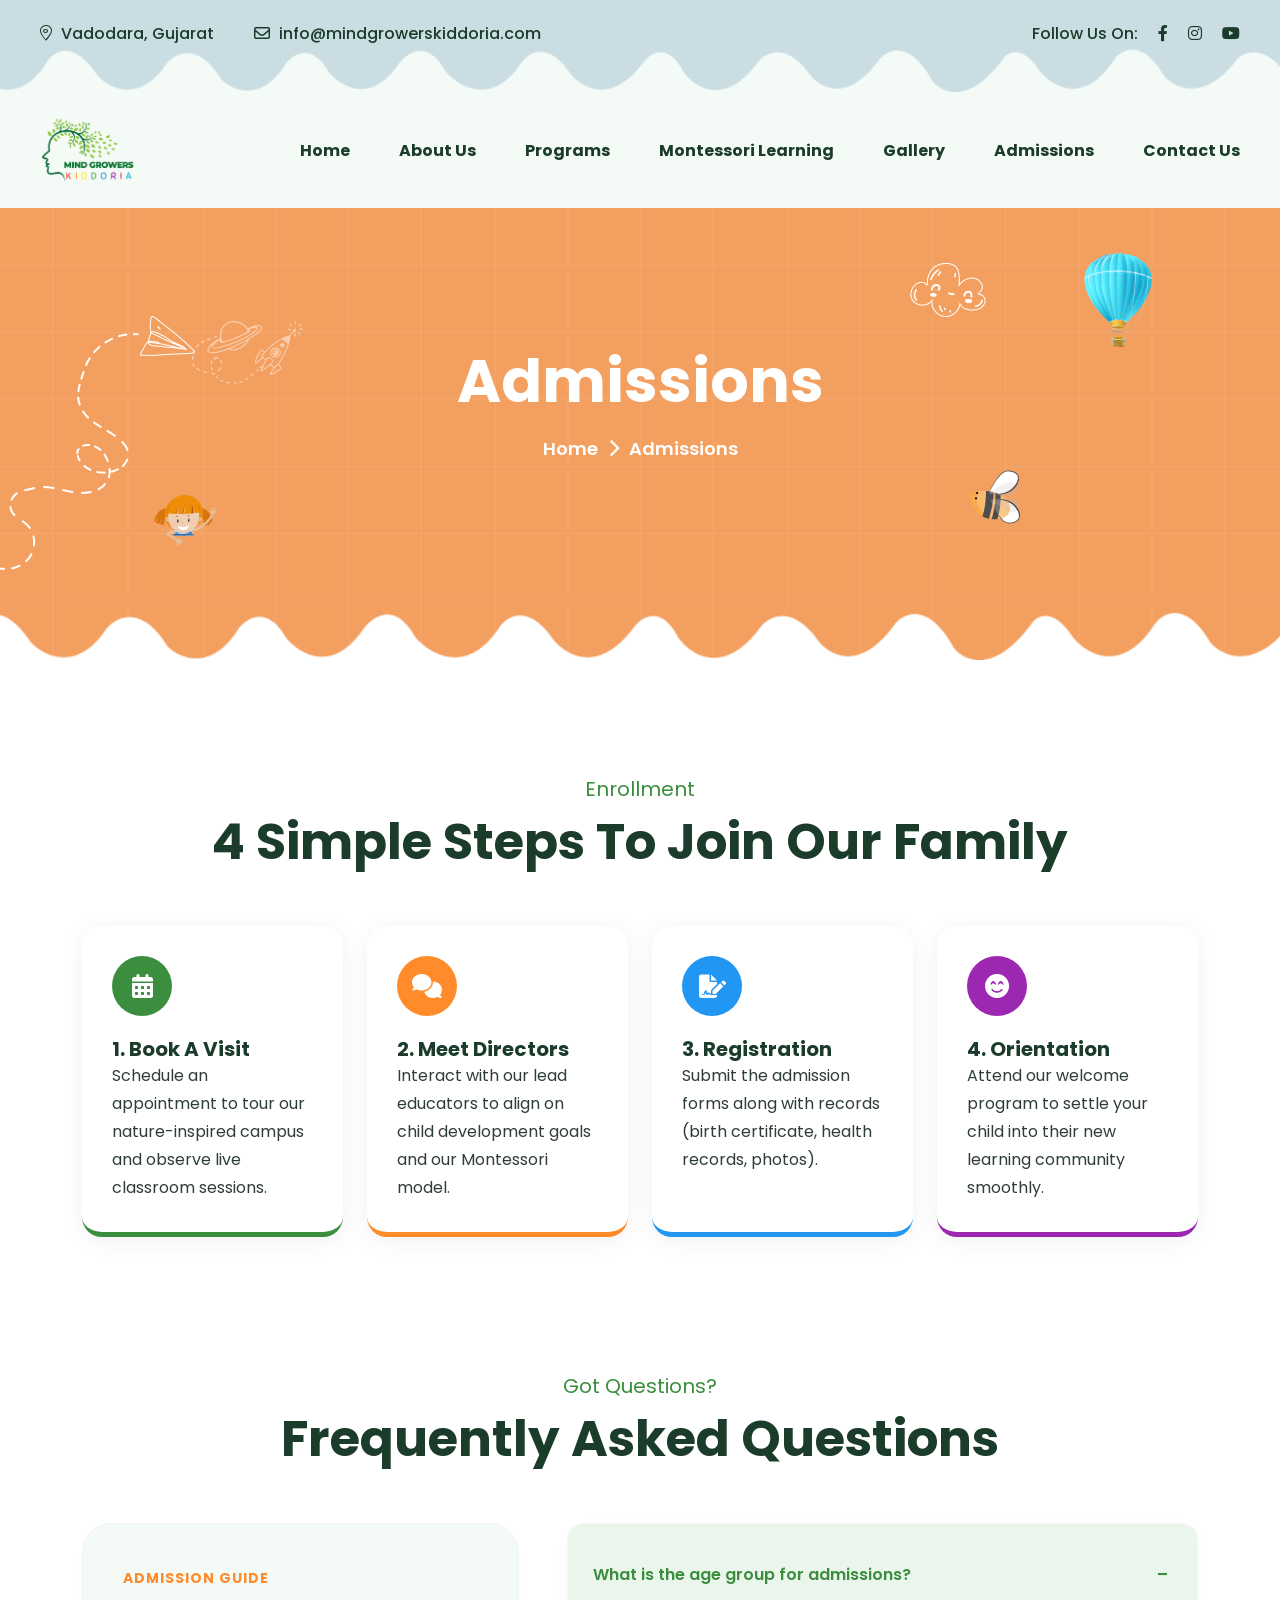
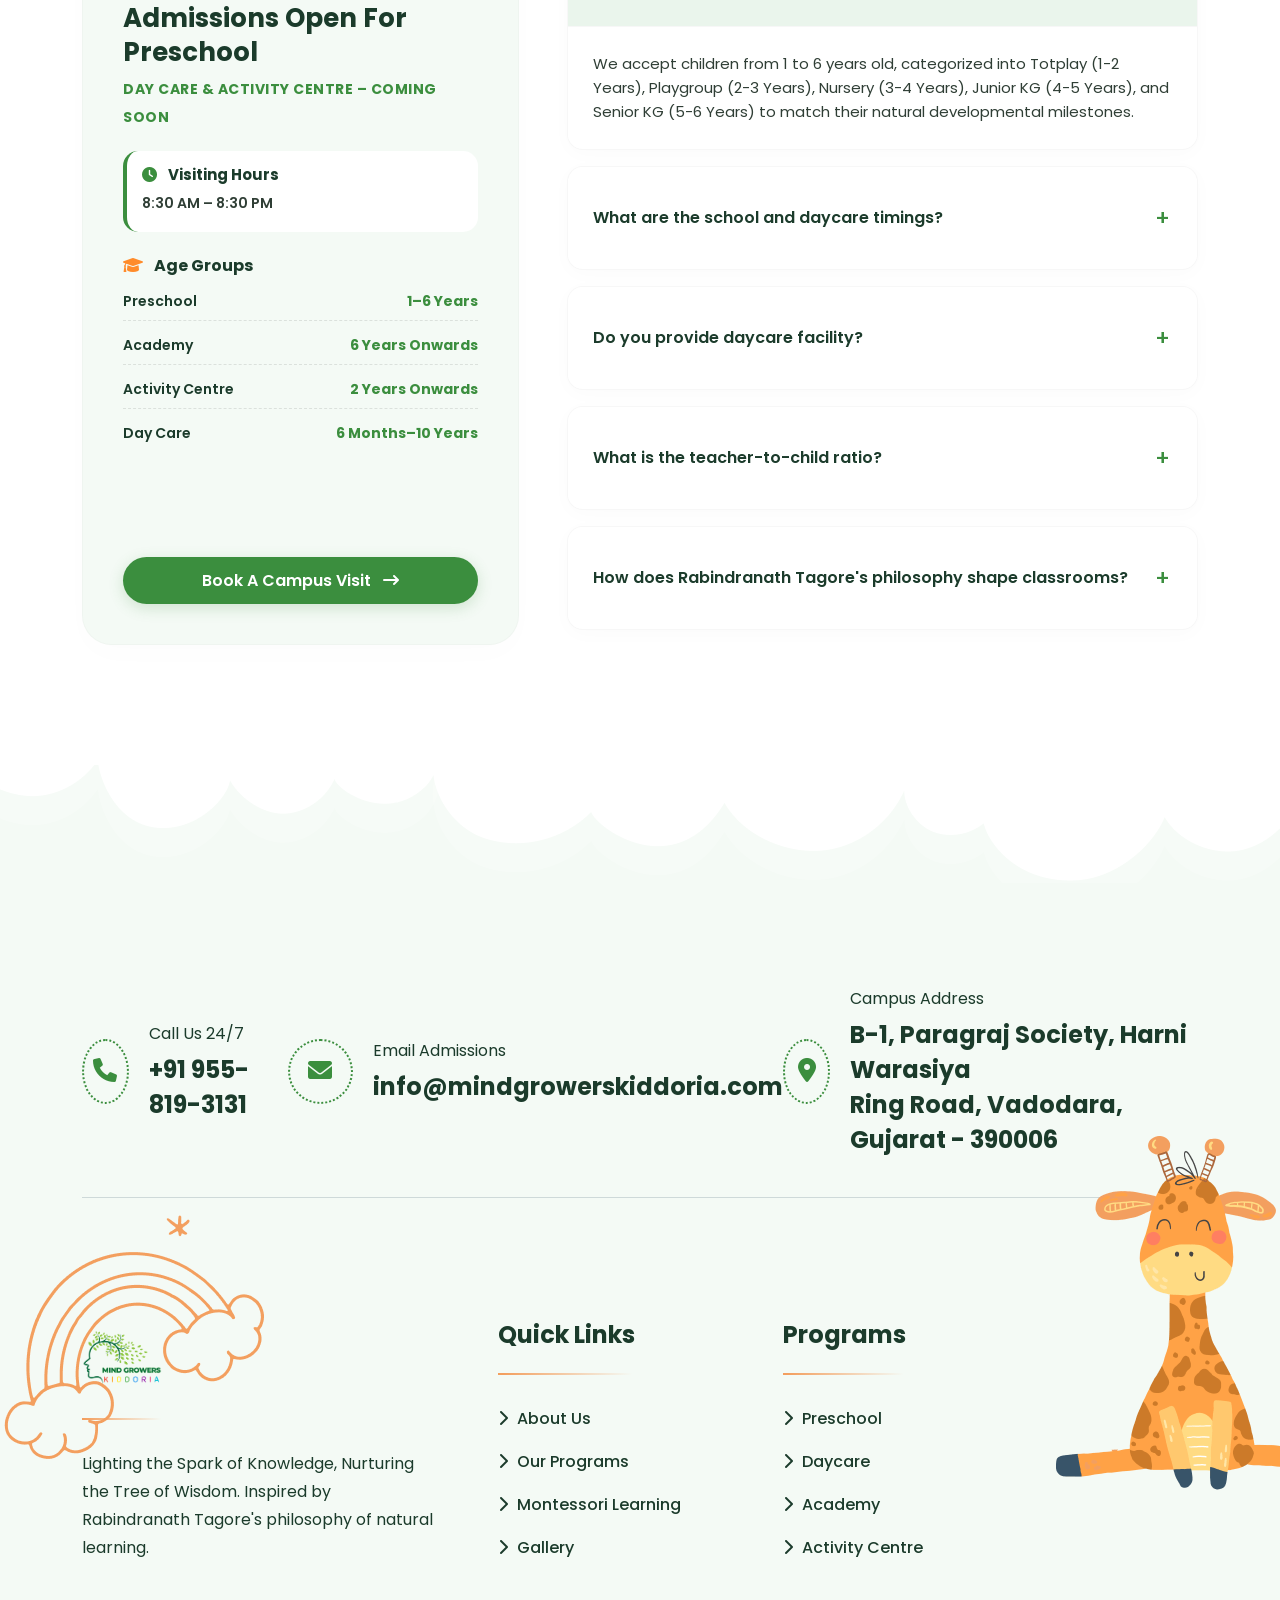
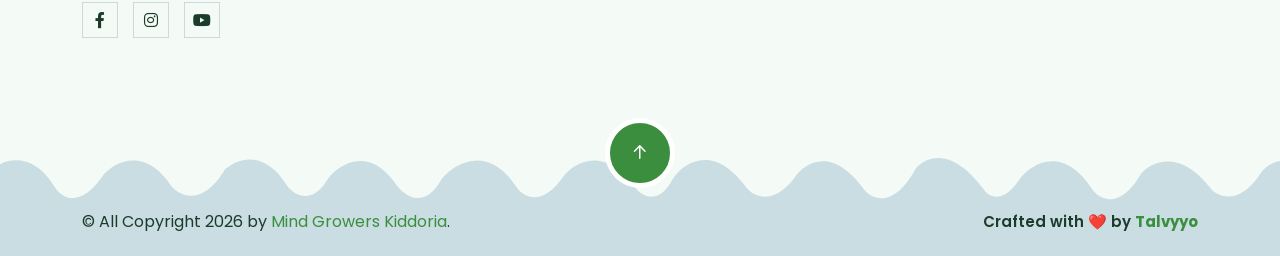
<file: admissions.html>
<!DOCTYPE html>
<html lang="en">
    <!--<< Header Area >>-->
    <head>
        <!-- ========== Meta Tags ========== -->
        <meta charset="UTF-8">
        <meta http-equiv="X-UA-Compatible" content="IE=edge">
        <meta name="viewport" content="width=device-width, initial-scale=1">
        <meta name="author" content="gramentheme">
        <meta name="description" content="Mind Growers Kiddoria is a nature-inspired preschool based on Rabindranath Tagore's philosophy and Montessori education, focusing on holistic child development, hands-on activities, and parent partnership.">
        <!-- ======== Page title ============ -->
        <title>Mind Growers Kiddoria - Nature-Inspired Preschool</title>
        <!--<< Favcion >>-->
        <link rel="shortcut icon" href="assets/img/favicon.png">
        <!--<< Bootstrap min.css >>-->
        <link rel="stylesheet" href="assets/css/bootstrap.min.css">
        <!--<< All Min Css >>-->
        <link rel="stylesheet" href="assets/css/all.min.css">
        <!--<< Animate.css >>-->
        <link rel="stylesheet" href="assets/css/animate.css">
        <!--<< Icomoon.css >>-->
        <link rel="stylesheet" href="assets/css/icomoon.css">
        <!--<< Magnific Popup.css >>-->
        <link rel="stylesheet" href="assets/css/magnific-popup.css">
        <!--<< MeanMenu.css >>-->
        <link rel="stylesheet" href="assets/css/meanmenu.css">
        <!--<< Swiper Bundle.css >>-->
        <link rel="stylesheet" href="assets/css/swiper-bundle.min.css">
        <!--<< Nice Select.css >>-->
        <link rel="stylesheet" href="assets/css/nice-select.css">
        <!--<< Main.css >>-->
        <link rel="stylesheet" href="assets/css/main.css">
        <link rel="stylesheet" href="assets/css/custom.css">
    </head>
    <body>

        <!-- Preloader Start -->
        <div id="preloader" class="preloader">
            <div class="animation-preloader">
                <div class="spinner">                
                </div>
                                <div class="txt-loading">
                    <span data-text-preloader="M" class="letters-loading">
                        M
                    </span>
                    <span data-text-preloader="I" class="letters-loading">
                        I
                    </span>
                    <span data-text-preloader="N" class="letters-loading">
                        N
                    </span>
                    <span data-text-preloader="D" class="letters-loading">
                        D
                    </span>
                    <span data-text-preloader="&nbsp;" class="letters-loading">
                        &nbsp;
                    </span>
                    <span data-text-preloader="G" class="letters-loading">
                        G
                    </span>
                    <span data-text-preloader="R" class="letters-loading">
                        R
                    </span>
                    <span data-text-preloader="O" class="letters-loading">
                        O
                    </span>
                    <span data-text-preloader="W" class="letters-loading">
                        W
                    </span>
                    <span data-text-preloader="E" class="letters-loading">
                        E
                    </span>
                    <span data-text-preloader="R" class="letters-loading">
                        R
                    </span>
                    <span data-text-preloader="S" class="letters-loading">
                        S
                    </span>
                    <span data-text-preloader="&nbsp;" class="letters-loading">
                        &nbsp;
                    </span>
                    <span data-text-preloader="K" class="letters-loading">
                        K
                    </span>
                    <span data-text-preloader="I" class="letters-loading">
                        I
                    </span>
                    <span data-text-preloader="D" class="letters-loading">
                        D
                    </span>
                    <span data-text-preloader="D" class="letters-loading">
                        D
                    </span>
                    <span data-text-preloader="O" class="letters-loading">
                        O
                    </span>
                    <span data-text-preloader="R" class="letters-loading">
                        R
                    </span>
                    <span data-text-preloader="I" class="letters-loading">
                        I
                    </span>
                    <span data-text-preloader="A" class="letters-loading">
                        A
                    </span>
                </div>
                <p class="text-center">Loading</p>
            </div>
            <div class="loader">
                <div class="row">
                    <div class="col-3 loader-section section-left">
                        <div class="bg"></div>
                    </div>
                    <div class="col-3 loader-section section-left">
                        <div class="bg"></div>
                    </div>
                    <div class="col-3 loader-section section-right">
                        <div class="bg"></div>
                    </div>
                    <div class="col-3 loader-section section-right">
                        <div class="bg"></div>
                    </div>
                </div>
            </div>
        </div>

        <!-- Offcanvas Area Start -->
        <div class="fix-area">
            <div class="offcanvas__info">
                <div class="offcanvas__wrapper">
                    <div class="offcanvas__content">
                        <div class="offcanvas__top mb-5 d-flex justify-content-between align-items-center">
                            <div class="offcanvas__logo">
                                <a href="index.html">
                                    <img src="assets/img/logo/logo.png" alt="logo-img" style="max-height: 80px;">
                                </a>
                            </div>
                            <div class="offcanvas__close">
                                <button>
                                <i class="fas fa-times"></i>
                                </button>
                            </div>
                        </div>
                        <p class="text d-none d-xl-block">
                            Nurturing the Tree of Wisdom, Lighting the Spark of Knowledge. Nature-inspired learning based on Tagore's philosophy.
                        </p>
                        <div class="mobile-menu fix mb-3"></div>
                        <div class="offcanvas__contact">
                            <h4>Contact Info</h4>
                            <ul>
                                <li class="d-flex align-items-center">
                                    <div class="offcanvas__contact-icon">
                                        <i class="fal fa-map-marker-alt"></i>
                                    </div>
                                    <div class="offcanvas__contact-text">
                                        <a target="_blank" href="contact.html">Vadodara, Gujarat</a>
                                    </div>
                                </li>
                                <li class="d-flex align-items-center">
                                    <div class="offcanvas__contact-icon mr-15">
                                        <i class="fal fa-envelope"></i>
                                    </div>
                                    <div class="offcanvas__contact-text">
                                        <a href="mailto:info@mindgrowerskiddoria.com">info@mindgrowerskiddoria.com</a>
                                    </div>
                                </li>
                                <li class="d-flex align-items-center">
                                    <div class="offcanvas__contact-icon mr-15">
                                        <i class="fal fa-clock"></i>
                                    </div>
                                    <div class="offcanvas__contact-text">
                                        <a target="_blank" href="#">Mon - Fri: 08:30 AM - 08:30 PM</a>
                                    </div>
                                </li>
                                <li class="d-flex align-items-center">
                                    <div class="offcanvas__contact-icon mr-15">
                                        <i class="far fa-phone"></i>
                                    </div>
                                    <div class="offcanvas__contact-text">
                                        <a href="tel:+919558193131">+91 955-819-3131</a>
                                    </div>
                                </li>
                            </ul>
                            <div class="header-button mt-4">
                                <a href="contact.html" class="theme-btn text-center">
                                    <span>Enroll Now <i class="fa-solid fa-arrow-right-long"></i></span>
                                </a>
                            </div>
                            <div class="social-icon d-flex align-items-center">
                        <a href="https://www.facebook.com/share/18hreGQQ5e/" target="_blank"><i class="fab fa-facebook-f"></i></a>
                        <a href="https://www.instagram.com/mindgrowerskiddoria_26?igsh=MW5sZTBxbThkbzNxbQ==" target="_blank"><i class="fab fa-instagram"></i></a>
                        <a href="https://youtube.com/@mindgrowerskiddoria?si=B4-J8X_j2FUu4_qQ" target="_blank"><i class="fab fa-youtube"></i></a>
                    </div>
                        </div>
                    </div>
                </div>
            </div>
        </div>
        <div class="offcanvas__overlay"></div>

        <!-- Header Top Section Start -->
        <div class="header-top-section">
            <div class="header-top-shape">
                <img src="assets/img/header-top-shape.png" alt="shape-img">
            </div>
            <div class="container-fluid">
                <div class="header-top-wrapper">
                    <ul class="contact-list">
                        <li>
                            <i class="fal fa-map-marker-alt"></i>
                            Vadodara, Gujarat
                        </li>
                        <li>
                            <i class="far fa-envelope"></i>
                            <a href="mailto:info@mindgrowerskiddoria.com" class="link">info@mindgrowerskiddoria.com</a>
                        </li>
                    </ul>
                    <div class="social-icon d-flex align-items-center">
                        <span>Follow Us On:</span>
                        <a href="https://www.facebook.com/share/18hreGQQ5e/" target="_blank"><i class="fab fa-facebook-f"></i></a>
                        <a href="https://www.instagram.com/mindgrowerskiddoria_26?igsh=MW5sZTBxbThkbzNxbQ==" target="_blank"><i class="fab fa-instagram"></i></a>
                        <a href="https://youtube.com/@mindgrowerskiddoria?si=B4-J8X_j2FUu4_qQ" target="_blank"><i class="fab fa-youtube"></i></a>
                    </div>
                </div>
            </div>
        </div>

        <!-- Header Section Start -->
        <header id="header-sticky" class="header-1">
            <div class="container-fluid">
                <div class="mega-menu-wrapper">
                    <div class="header-main style-2">
                        <div class="header-left">
                            <div class="logo">
                                <a href="index.html" class="header-logo">
                                    <img src="assets/img/logo/logo.png" alt="logo-img" style="max-height: 70px;">
                                </a>
                            </div>
                        </div>
                        <div class="header-right d-flex justify-content-end align-items-center">
                            <div class="mean__menu-wrapper">
                                <div class="main-menu">
                                    <nav id="mobile-menu">
                                        <ul>
                                            <li><a href="index.html">Home</a></li>
                                            <li><a href="about.html">About Us</a></li>
                                            <li><a href="program.html">Programs</a></li>
                                            <li><a href="montessori-learning.html">Montessori Learning</a></li>
                                            <li><a href="gallery.html">Gallery</a></li>
                                            <li><a href="admissions.html">Admissions</a></li>
                                            <li><a href="contact.html">Contact Us</a></li>
                                        </ul>
                                    </nav>
                                </div>
                            </div>
                            <div class="header-button">
                                <a href="#bookVisitModal" data-bs-toggle="modal" class="theme-btn">
                                    <span>
                                        Book A Visit
                                        <i class="fa-solid fa-arrow-right-long"></i>
                                    </span>
                                </a>
                            </div>
                            <div class="header__hamburger d-xl-none my-auto">
                                <div class="sidebar__toggle">
                                    <i class="fas fa-bars"></i>
                                </div>
                            </div>
                        </div>
                    </div>
                </div>
            </div>
        </header>

        <!-- Search Area Start -->
        <div class="search-wrap">
            <div class="search-inner">
                <i class="fas fa-times search-close" id="search-close"></i>
                <div class="search-cell">
                    <form method="get">
                        <div class="search-field-holder">
                            <input type="search" class="main-search-input" placeholder="Search...">
                        </div>
                    </form>
                </div>
            </div>
        </div>

        <!--<< Breadcrumb Section Start >>-->
        <div class="breadcrumb-wrapper bg-cover has-floating-leaves" style="background-image: url('assets/img/breadcrumb.png');">
            <div class="line-shape">
                <img src="assets/img/breadcrumb-shape/line.png" alt="shape-img">
            </div>
            <div class="plane-shape float-bob-y">
                <img src="assets/img/breadcrumb-shape/plane.png" alt="shape-img">
            </div>
            <div class="doll-shape float-bob-x">
                <img src="assets/img/breadcrumb-shape/doll.png" alt="shape-img">
            </div>
            <div class="parasuit-shape float-bob-y">
                <img src="assets/img/breadcrumb-shape/parasuit.png" alt="shape-img">
            </div>
            <div class="frame-shape">
                <img src="assets/img/breadcrumb-shape/frame.png" alt="shape-img">
            </div>
            <div class="bee-shape float-bob-x">
                <img src="assets/img/breadcrumb-shape/bee.png" alt="shape-img">
            </div>
            <div class="container">
                <div class="page-heading">
                    <h1 class="wow fadeInUp" data-wow-delay=".3s">Admissions</h1>
                    <ul class="breadcrumb-items wow fadeInUp" data-wow-delay=".5s">
                        <li>
                            <a href="index.html">
                                Home
                            </a>
                        </li>
                        <li>
                            <i class="fas fa-chevron-right"></i>
                        </li>
                        <li>
                            Admissions
                        </li>
                    </ul>
                </div>
            </div>
        </div>

        <!-- Admission Steps Section Start -->
        <section class="about-activities-section-2 style-2 section-padding" style="padding-bottom: 40px !important;">

            <div class="container">
                <div class="section-title text-center mb-55">
                    <span class="wow fadeInUp" style="color: var(--theme);">Enrollment</span>
                    <h2 class="wow fadeInUp" data-wow-delay=".3s">
                        4 Simple Steps to Join Our Family
                    </h2>
                </div>
                <div class="row g-4">
                    <!-- Step 1 -->
                    <div class="col-xl-3 col-lg-4 col-md-6 wow fadeInUp" data-wow-delay=".2s">
                        <div class="programs-box-items" style="padding: 30px; border-radius: 20px; box-shadow: var(--box-shadow); background: var(--white); height: 100%; border-bottom: 5px solid var(--theme);">
                            <div class="icon" style="background-color: var(--theme); width: 60px; height: 60px; border-radius: 50%; display: flex; align-items: center; justify-content: center; margin-bottom: 20px;">
                                <i class="fa-solid fa-calendar-days" style="color: var(--white); font-size: 24px;"></i>
                            </div>
                            <h4 class="mb-15">1. Book A Visit</h4>
                            <p>Schedule an appointment to tour our nature-inspired campus and observe live classroom sessions.</p>
                        </div>
                    </div>
                    <!-- Step 2 -->
                    <div class="col-xl-3 col-lg-4 col-md-6 wow fadeInUp" data-wow-delay=".4s">
                        <div class="programs-box-items" style="padding: 30px; border-radius: 20px; box-shadow: var(--box-shadow); background: var(--white); height: 100%; border-bottom: 5px solid var(--theme2);">
                            <div class="icon" style="background-color: var(--theme2); width: 60px; height: 60px; border-radius: 50%; display: flex; align-items: center; justify-content: center; margin-bottom: 20px;">
                                <i class="fa-solid fa-comments" style="color: var(--white); font-size: 24px;"></i>
                            </div>
                            <h4 class="mb-15">2. Meet Directors</h4>
                            <p>Interact with our lead educators to align on child development goals and our Montessori model.</p>
                        </div>
                    </div>
                    <!-- Step 3 -->
                    <div class="col-xl-3 col-lg-4 col-md-6 wow fadeInUp" data-wow-delay=".6s">
                        <div class="programs-box-items" style="padding: 30px; border-radius: 20px; box-shadow: var(--box-shadow); background: var(--white); height: 100%; border-bottom: 5px solid var(--blue);">
                            <div class="icon" style="background-color: var(--blue); width: 60px; height: 60px; border-radius: 50%; display: flex; align-items: center; justify-content: center; margin-bottom: 20px;">
                                <i class="fa-solid fa-file-signature" style="color: var(--white); font-size: 24px;"></i>
                            </div>
                            <h4 class="mb-15">3. Registration</h4>
                            <p>Submit the admission forms along with records (birth certificate, health records, photos).</p>
                        </div>
                    </div>
                    <!-- Step 4 -->
                    <div class="col-xl-3 col-lg-4 col-md-6 wow fadeInUp" data-wow-delay=".8s">
                        <div class="programs-box-items" style="padding: 30px; border-radius: 20px; box-shadow: var(--box-shadow); background: var(--white); height: 100%; border-bottom: 5px solid var(--purple);">
                            <div class="icon" style="background-color: var(--purple); width: 60px; height: 60px; border-radius: 50%; display: flex; align-items: center; justify-content: center; margin-bottom: 20px;">
                                <i class="fa-solid fa-face-smile-beam" style="color: var(--white); font-size: 24px;"></i>
                            </div>
                            <h4 class="mb-15">4. Orientation</h4>
                            <p>Attend our welcome program to settle your child into their new learning community smoothly.</p>
                        </div>
                    </div>
                </div>
            </div>
        </section>

        <!-- FAQs Section Start -->
        <section class="faq-section section-padding" style="background-color: var(--white); padding-top: 100px !important;">
            
            <div class="container">
                <div class="section-title text-center mb-55">
                    <span class="wow fadeInUp" style="color: var(--theme);">Got Questions?</span>
                    <h2 class="wow fadeInUp" data-wow-delay=".3s">Frequently Asked Questions</h2>
                </div>
                <div class="row g-5 align-items-stretch">
                    <!-- Left Column: Premium styled Quick Info Card -->
                    <div class="col-lg-5 wow fadeInUp" data-wow-delay=".3s">
                        <div class="faq-info-card" style="background: var(--bg); padding: 40px; border-radius: 30px; border: 1px solid rgba(0,0,0,0.02); box-shadow: 0 10px 30px rgba(0,0,0,0.01); height: 100%; display: flex; flex-direction: column; justify-content: space-between;">
                            <div>
                                <span style="color: var(--theme2); font-weight: 700; text-transform: uppercase; font-size: 14px; letter-spacing: 1px;">Admission Guide</span>
                                <h3 style="color: var(--header); margin-top: 10px; margin-bottom: 5px; font-size: 26px; line-height: 1.3;">Admissions Open for Preschool</h3>
                                <p style="color: var(--theme); font-weight: 700; font-size: 14px; margin-bottom: 20px; text-transform: uppercase; letter-spacing: 0.5px;">Day Care & Activity Centre – Coming Soon</p>
                                
                                <!-- Visiting Hours -->
                                <div class="mb-4" style="background: var(--white); padding: 15px; border-radius: 15px; border-left: 4px solid var(--theme);">
                                    <h5 style="font-size: 15px; margin-bottom: 5px; color: var(--header); font-weight: 700;"><i class="fa-solid fa-clock" style="color: var(--theme); margin-right: 8px;"></i> Visiting Hours</h5>
                                    <p style="margin: 0; font-size: 14px; color: var(--text); font-weight: 600;">8:30 AM – 8:30 PM</p>
                                </div>

                                <!-- Age Groups -->
                                <h5 style="font-size: 16px; margin-bottom: 12px; color: var(--header); font-weight: 700;"><i class="fa-solid fa-graduation-cap" style="color: var(--theme2); margin-right: 8px;"></i> Age Groups</h5>
                                <ul style="padding-left: 0; list-style: none; margin-bottom: 0;">
                                    <li style="margin-bottom: 10px; display: flex; justify-content: space-between; font-size: 14px; border-bottom: 1px dashed rgba(0,0,0,0.1); padding-bottom: 5px;">
                                        <span style="color: var(--header); font-weight: 600;">Preschool</span>
                                        <span style="color: var(--theme); font-weight: 700;">1–6 Years</span>
                                    </li>
                                    <li style="margin-bottom: 10px; display: flex; justify-content: space-between; font-size: 14px; border-bottom: 1px dashed rgba(0,0,0,0.1); padding-bottom: 5px;">
                                        <span style="color: var(--header); font-weight: 600;">Academy</span>
                                        <span style="color: var(--theme); font-weight: 700;">6 Years Onwards</span>
                                    </li>
                                    <li style="margin-bottom: 10px; display: flex; justify-content: space-between; font-size: 14px; border-bottom: 1px dashed rgba(0,0,0,0.1); padding-bottom: 5px;">
                                        <span style="color: var(--header); font-weight: 600;">Activity Centre</span>
                                        <span style="color: var(--theme); font-weight: 700;">2 Years Onwards</span>
                                    </li>
                                    <li style="margin-bottom: 10px; display: flex; justify-content: space-between; font-size: 14px; padding-bottom: 5px;">
                                        <span style="color: var(--header); font-weight: 600;">Day Care</span>
                                        <span style="color: var(--theme); font-weight: 700;">6 Months–10 Years</span>
                                    </li>
                                </ul>
                            </div>
                            <div class="mt-4">
                                <a href="contact.html" class="theme-btn text-center" style="display: inline-block; width: 100%; padding: 15px 30px; border-radius: 30px; background-color: var(--theme); color: var(--white); font-weight: 600; transition: all 0.3s ease; box-shadow: 0 4px 15px rgba(59, 142, 62, 0.2);">
                                    Book A Campus Visit <i class="fa-solid fa-arrow-right-long ms-2"></i>
                                </a>
                            </div>
                        </div>
                    </div>
                    <!-- Right Column: Accordion with Premium CSS classes -->
                    <div class="col-lg-7">
                        <div class="faq-accordion">
                            <div class="accordion montessori-faq-accordion" id="admissionFaqs">
                                <!-- FAQ 1 -->
                                <div class="accordion-item mb-3">
                                    <h2 class="accordion-header" id="headingOne">
                                        <button class="accordion-button" type="button" data-bs-toggle="collapse" data-bs-target="#faq1" aria-expanded="true" aria-controls="faq1">
                                            What is the age group for admissions?
                                        </button>
                                    </h2>
                                    <div id="faq1" class="accordion-collapse collapse show" aria-labelledby="headingOne" data-bs-parent="#admissionFaqs">
                                        <div class="accordion-body">
                                            We accept children from 1 to 6 years old, categorized into Totplay (1-2 Years), Playgroup (2-3 Years), Nursery (3-4 Years), Junior KG (4-5 Years), and Senior KG (5-6 Years) to match their natural developmental milestones.
                                        </div>
                                    </div>
                                </div>
                                <!-- FAQ 2 -->
                                <div class="accordion-item mb-3">
                                    <h2 class="accordion-header" id="headingTwo">
                                        <button class="accordion-button collapsed" type="button" data-bs-toggle="collapse" data-bs-target="#faq2" aria-expanded="false" aria-controls="faq2">
                                            What are the school and daycare timings?
                                        </button>
                                    </h2>
                                    <div id="faq2" class="accordion-collapse collapse" aria-labelledby="headingTwo" data-bs-parent="#admissionFaqs">
                                        <div class="accordion-body">
                                            Our core academic programs run Monday to Friday, from 8:30 AM to 12:30 PM. For parents who opt for daycare, the school facility remains open with active care services up to 6:30 PM.
                                        </div>
                                    </div>
                                </div>
                                <!-- FAQ 3 -->
                                <div class="accordion-item mb-3">
                                    <h2 class="accordion-header" id="headingThree">
                                        <button class="accordion-button collapsed" type="button" data-bs-toggle="collapse" data-bs-target="#faq3" aria-expanded="false" aria-controls="faq3">
                                            Do you provide daycare facility?
                                        </button>
                                    </h2>
                                    <div id="faq3" class="accordion-collapse collapse" aria-labelledby="headingThree" data-bs-parent="#admissionFaqs">
                                        <div class="accordion-body">
                                            Yes, we have a safe, clean, and interactive daycare environment from 12:30 PM to 6:30 PM. Daycare kids receive fresh hot meals, structured nap times, sensory activities, and guided evening playground time.
                                        </div>
                                    </div>
                                </div>
                                <!-- FAQ 4 -->
                                <div class="accordion-item mb-3">
                                    <h2 class="accordion-header" id="headingFour">
                                        <button class="accordion-button collapsed" type="button" data-bs-toggle="collapse" data-bs-target="#faq4" aria-expanded="false" aria-controls="faq4">
                                            What is the teacher-to-child ratio?
                                        </button>
                                    </h2>
                                    <div id="faq4" class="accordion-collapse collapse" aria-labelledby="headingFour" data-bs-parent="#admissionFaqs">
                                        <div class="accordion-body">
                                            To ensure personalized child mentoring, we maintain a close ratio of 1:8 in the Toddler level, and a 1:12 ratio in the Nursery, LKG, and UKG groups.
                                        </div>
                                    </div>
                                </div>
                                <!-- FAQ 5 -->
                                <div class="accordion-item">
                                    <h2 class="accordion-header" id="headingFive">
                                        <button class="accordion-button collapsed" type="button" data-bs-toggle="collapse" data-bs-target="#faq5" aria-expanded="false" aria-controls="faq5">
                                            How does Rabindranath Tagore's philosophy shape classrooms?
                                        </button>
                                    </h2>
                                    <div id="faq5" class="accordion-collapse collapse" aria-labelledby="headingFive" data-bs-parent="#admissionFaqs">
                                        <div class="accordion-body">
                                            Following Tagore's vison of learning in freedom and nature, we conduct multiple classes outside. We focus on artistic expression, storytelling, direct contact with soil/plants, singing, and building a sense of harmony with the global environment.
                                        </div>
                                    </div>
                                </div>
                            </div>
                        </div>
                    </div>
                </div>
            </div>
        </section>

        <!--<< Footer Section Start >>-->
        <footer class="footer-section section-bg fix">
            <div class="footer-top-shape">
                <img src="assets/img/footer-top.png" alt="shape-img">
            </div>
            <div class="frame-shape">
                <img src="assets/img/frame.png" alt="shape-img">
            </div>
            <div class="zebra-shape float-bob-y">
                <img src="assets/img/about/zebra.png" alt="shape-img">
            </div>
            <div class="container">
                <div class="contact-info-area">
                    <div class="contact-info-items wow fadeInUp" data-wow-delay=".3s">
                        <div class="icon">
                            <i class="fa-solid fa-phone" style="font-size: 24px; color: var(--theme);"></i>
                        </div>
                        <div class="content">
                            <p>Call Us 24/7</p>
                            <h3>
                                <a href="tel:+919558193131">+91 955-819-3131</a>
                            </h3>
                        </div>
                    </div>
                    <div class="contact-info-items wow fadeInUp" data-wow-delay=".5s">
                        <div class="icon">
                            <i class="fa-solid fa-envelope" style="font-size: 24px; color: var(--theme);"></i>
                        </div>
                        <div class="content">
                            <p>Email Admissions</p>
                            <h3>
                                <a href="mailto:info@mindgrowerskiddoria.com">info@mindgrowerskiddoria.com</a>
                            </h3>
                        </div>
                    </div>
                    <div class="contact-info-items wow fadeInUp" data-wow-delay=".7s">
                        <div class="icon">
                            <i class="fa-solid fa-location-dot" style="font-size: 24px; color: var(--theme);"></i>
                        </div>
                        <div class="content">
                            <p>Campus Address</p>
                            <h3>
                                B-1, Paragraj Society, Harni Warasiya<br>Ring Road, Vadodara, Gujarat - 390006
                            </h3>
                        </div>
                    </div>
                </div>    
            </div>
            <div class="footer-widgets-wrapper">
                <div class="container">
                    <div class="row">
                        <div class="col-xl-4 col-lg-4 col-md-6 wow fadeInUp" data-wow-delay=".3s">
                            <div class="single-footer-widget">
                                <div class="widget-head">
                                    <a href="index.html">
                                        <img src="assets/img/logo/logo.png" alt="logo-img" class="footer-logo-img" style="max-height: 80px;">
                                    </a>
                                </div>
                                <div class="footer-content">
                                    <p>
                                        Lighting the Spark of Knowledge, Nurturing the Tree of Wisdom. Inspired by Rabindranath Tagore's philosophy of natural learning.
                                    </p>
                                    <div class="social-icon d-flex align-items-center">
                        <a href="https://www.facebook.com/share/18hreGQQ5e/" target="_blank"><i class="fab fa-facebook-f"></i></a>
                        <a href="https://www.instagram.com/mindgrowerskiddoria_26?igsh=MW5sZTBxbThkbzNxbQ==" target="_blank"><i class="fab fa-instagram"></i></a>
                        <a href="https://youtube.com/@mindgrowerskiddoria?si=B4-J8X_j2FUu4_qQ" target="_blank"><i class="fab fa-youtube"></i></a>
                    </div>
                                </div>
                            </div>
                        </div>
                        <div class="col-xl-3 col-lg-4 col-md-6 ps-lg-5 wow fadeInUp" data-wow-delay=".5s">
                            <div class="single-footer-widget">
                                <div class="widget-head">
                                    <h3>Quick Links</h3>
                                </div>
                                <ul class="list-area">
                                    <li>
                                        <a href="about.html">
                                            <i class="fa-solid fa-chevron-right"></i>
                                            About Us
                                        </a>
                                    </li>
                                    <li>
                                        <a href="program.html">
                                            <i class="fa-solid fa-chevron-right"></i>
                                            Our Programs
                                        </a>
                                    </li>
                                    <li>
                                        <a href="montessori-learning.html">
                                            <i class="fa-solid fa-chevron-right"></i>
                                            Montessori Learning
                                        </a>
                                    </li>
                                    <li>
                                        <a href="gallery.html">
                                            <i class="fa-solid fa-chevron-right"></i>
                                            Gallery
                                        </a>
                                    </li>
                                </ul>
                            </div>
                        </div>
                        <div class="col-xl-3 col-lg-4 col-md-6 ps-lg-5 wow fadeInUp" data-wow-delay=".5s">
                            <div class="single-footer-widget">
                                <div class="widget-head">
                                    <h3>Programs</h3>
                                </div>
                                <ul class="list-area">
                                    <li>
                                        <a href="program.html">
                                            <i class="fa-solid fa-chevron-right"></i>
                                            Preschool
                                        </a>
                                    </li>
                                    <li>
                                        <a href="program.html">
                                            <i class="fa-solid fa-chevron-right"></i>
                                            Daycare
                                        </a>
                                    </li>
                                    <li>
                                        <a href="program.html">
                                            <i class="fa-solid fa-chevron-right"></i>
                                            Academy
                                        </a>
                                    </li>
                                    <li>
                                        <a href="program.html">
                                            <i class="fa-solid fa-chevron-right"></i>
                                            Activity Centre
                                        </a>
                                    </li>
                                </ul>
                            </div>
                        </div>
                    </div>
                </div>
            </div>
            <div class="footer-bottom">
                <div class="f-bottom-shape">
                    <img src="assets/img/footer-bottom.png" alt="shape-img">
                </div>
                <div class="container">
                    <div class="footer-wrapper d-flex align-items-center justify-content-between">
                        <p class="wow fadeInLeft color-2" data-wow-delay=".3s">
                            © All Copyright 2026 by <a href="index.html">Mind Growers Kiddoria</a>.
                        </p>
                        <div class="footer-crafted wow fadeInRight" data-wow-delay=".5s" style="color: var(--header); font-size: 15px; font-weight: 600;">
                            Crafted with ❤️ by <a href="https://talvyyo.com" target="_blank" rel="noopener noreferrer" style="color: var(--theme); font-weight: 700; text-decoration: none;">Talvyyo</a>
                        </div>
                    </div>
                </div>
                <a href="#" id="scrollUp" class="scroll-icon">
                    <i class="far fa-arrow-up"></i>
                </a>
            </div>
        </footer>

        <!-- Book A Visit Modal -->
        <div class="modal fade" id="bookVisitModal" tabindex="-1" aria-labelledby="bookVisitModalLabel" aria-hidden="true" style="z-index: 9999;">
            <div class="modal-dialog modal-dialog-centered modal-lg">
                <div class="modal-content" style="border-radius: 30px; overflow: hidden; border: none; box-shadow: 0 25px 50px rgba(0,0,0,0.15);">
                    <div class="modal-header" style="border-bottom: none; padding: 30px 40px 10px; position: relative;">
                        <button type="button" class="btn-close" data-bs-dismiss="modal" aria-label="Close" onclick="const m = document.getElementById('bookVisitModal'); (bootstrap.Modal.getInstance(m) || new bootstrap.Modal(m)).hide();" style="position: absolute; top: 30px; right: 40px; background-color: var(--bg2); border-radius: 50%; padding: 10px; font-size: 14px; opacity: 0.8; transition: all 0.3s ease; border: none; width: 36px; height: 36px; display: flex; align-items: center; justify-content: center; z-index: 1050 !important; cursor: pointer !important;"></button>
                    </div>
                    <div class="modal-body" style="padding: 10px 40px 40px;">
                        <div class="contact-form-card" style="box-shadow: none; padding: 0; border: none; background: transparent;">
                            <h2>Schedule A Campus Visit</h2>
                            <p style="margin-bottom: 25px;">Submit your details below and our admissions guide will call you to schedule a personalized school tour.</p>
                            <form action="contact.php" id="modal-contact-form" method="POST">
                                <div class="row g-4">
                                    <div class="col-lg-6">
                                        <div class="form-clt">
                                            <span>Parent Name*</span>
                                            <input type="text" name="parent_name" placeholder="Parent Full Name" required>
                                        </div>
                                    </div>
                                    <div class="col-lg-6">
                                        <div class="form-clt">
                                            <span>Phone Number*</span>
                                            <input type="text" name="phone" placeholder="Phone Number" required>
                                        </div>
                                    </div>
                                    <div class="col-lg-6">
                                        <div class="form-clt">
                                            <span>Parent Email*</span>
                                            <input type="email" name="email" placeholder="Email Address" required>
                                        </div>
                                    </div>
                                    <div class="col-lg-6">
                                        <div class="form-clt">
                                            <span>Child Name*</span>
                                            <input type="text" name="child_name" placeholder="Child Full Name" required>
                                        </div>
                                    </div>
                                    <div class="col-lg-6">
                                        <div class="form-clt">
                                            <span>Child Age*</span>
                                            <input type="text" name="child_age" placeholder="Child Age (e.g. 3 Years)" required>
                                        </div>
                                    </div>
                                    <div class="col-lg-6">
                                        <div class="form-clt">
                                            <span>Program Selection*</span>
                                            <select name="program" required style="width: 100%; height: 55px; border: 1px solid rgba(0, 0, 0, 0.08); border-radius: 12px; padding: 0 20px; font-size: 14px; color: var(--text); background-color: var(--bg);">
                                                <option value="" disabled selected>Select Program</option>
                                                <option value="Preschool">Preschool</option>
                                                <option value="Daycare">Daycare</option>
                                                <option value="Academy">Academy</option>
                                                <option value="Activity Centre">Activity Centre</option>
                                            </select>
                                        </div>
                                    </div>
                                    <div class="col-lg-12">
                                        <div class="form-clt">
                                            <span>Preferred Date & Message</span>
                                            <textarea name="message" placeholder="Preferred date of visit or any specific questions..."></textarea>
                                        </div>
                                    </div>
                                    <div class="col-lg-12">
                                        <button type="submit" class="theme-btn">
                                            Book Visit Now <i class="fa-solid fa-arrow-right-long"></i>
                                        </button>
                                    </div>
                                </div>
                            </form>
                        </div>
                    </div>
                </div>
            </div>
        </div>

        <!--<< All JS Plugins >>-->
        <script src="assets/js/jquery-3.7.1.min.js"></script>
        <!--<< Viewport Js >>-->
        <script src="assets/js/viewport.jquery.js"></script>
        <!--<< Bootstrap Js >>-->
        <script src="assets/js/bootstrap.bundle.min.js"></script>
        <!--<< Nice Select Js >>-->
        <script src="assets/js/jquery.nice-select.min.js"></script>
        <!--<< Waypoints Js >>-->
        <script src="assets/js/jquery.waypoints.js"></script>
        <!--<< Counterup Js >>-->
        <script src="assets/js/jquery.counterup.min.js"></script>
        <!--<< Swiper Slider Js >>-->
        <script src="assets/js/swiper-bundle.min.js"></script>
        <!--<< MeanMenu Js >>-->
        <script src="assets/js/jquery.meanmenu.min.js"></script>
        <!--<< Magnific Popup Js >>-->
        <script src="assets/js/jquery.magnific-popup.min.js"></script>
        <!--<< Wow Animation Js >>-->
        <script src="assets/js/wow.min.js"></script>
        <!--<< Main.js >>-->
        <script src="assets/js/main.js"></script>
    </body>
</html>
</file>
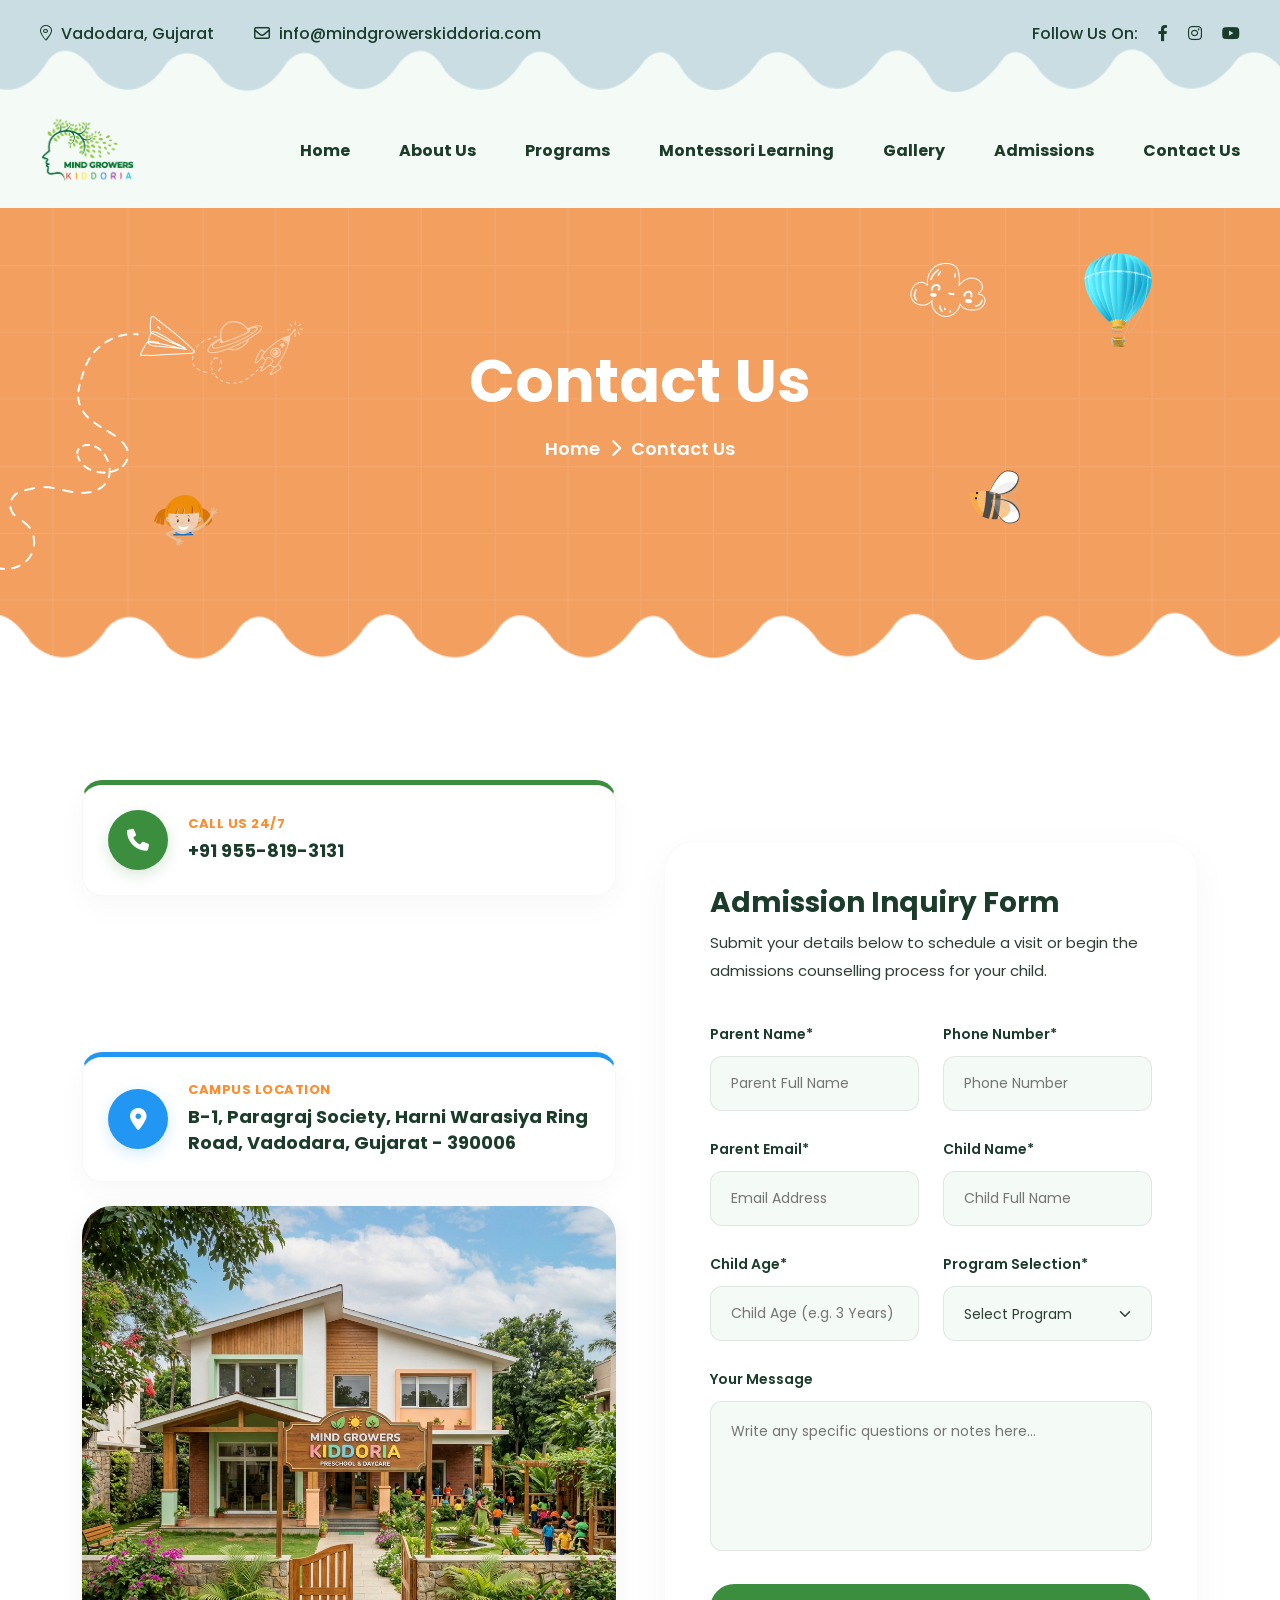
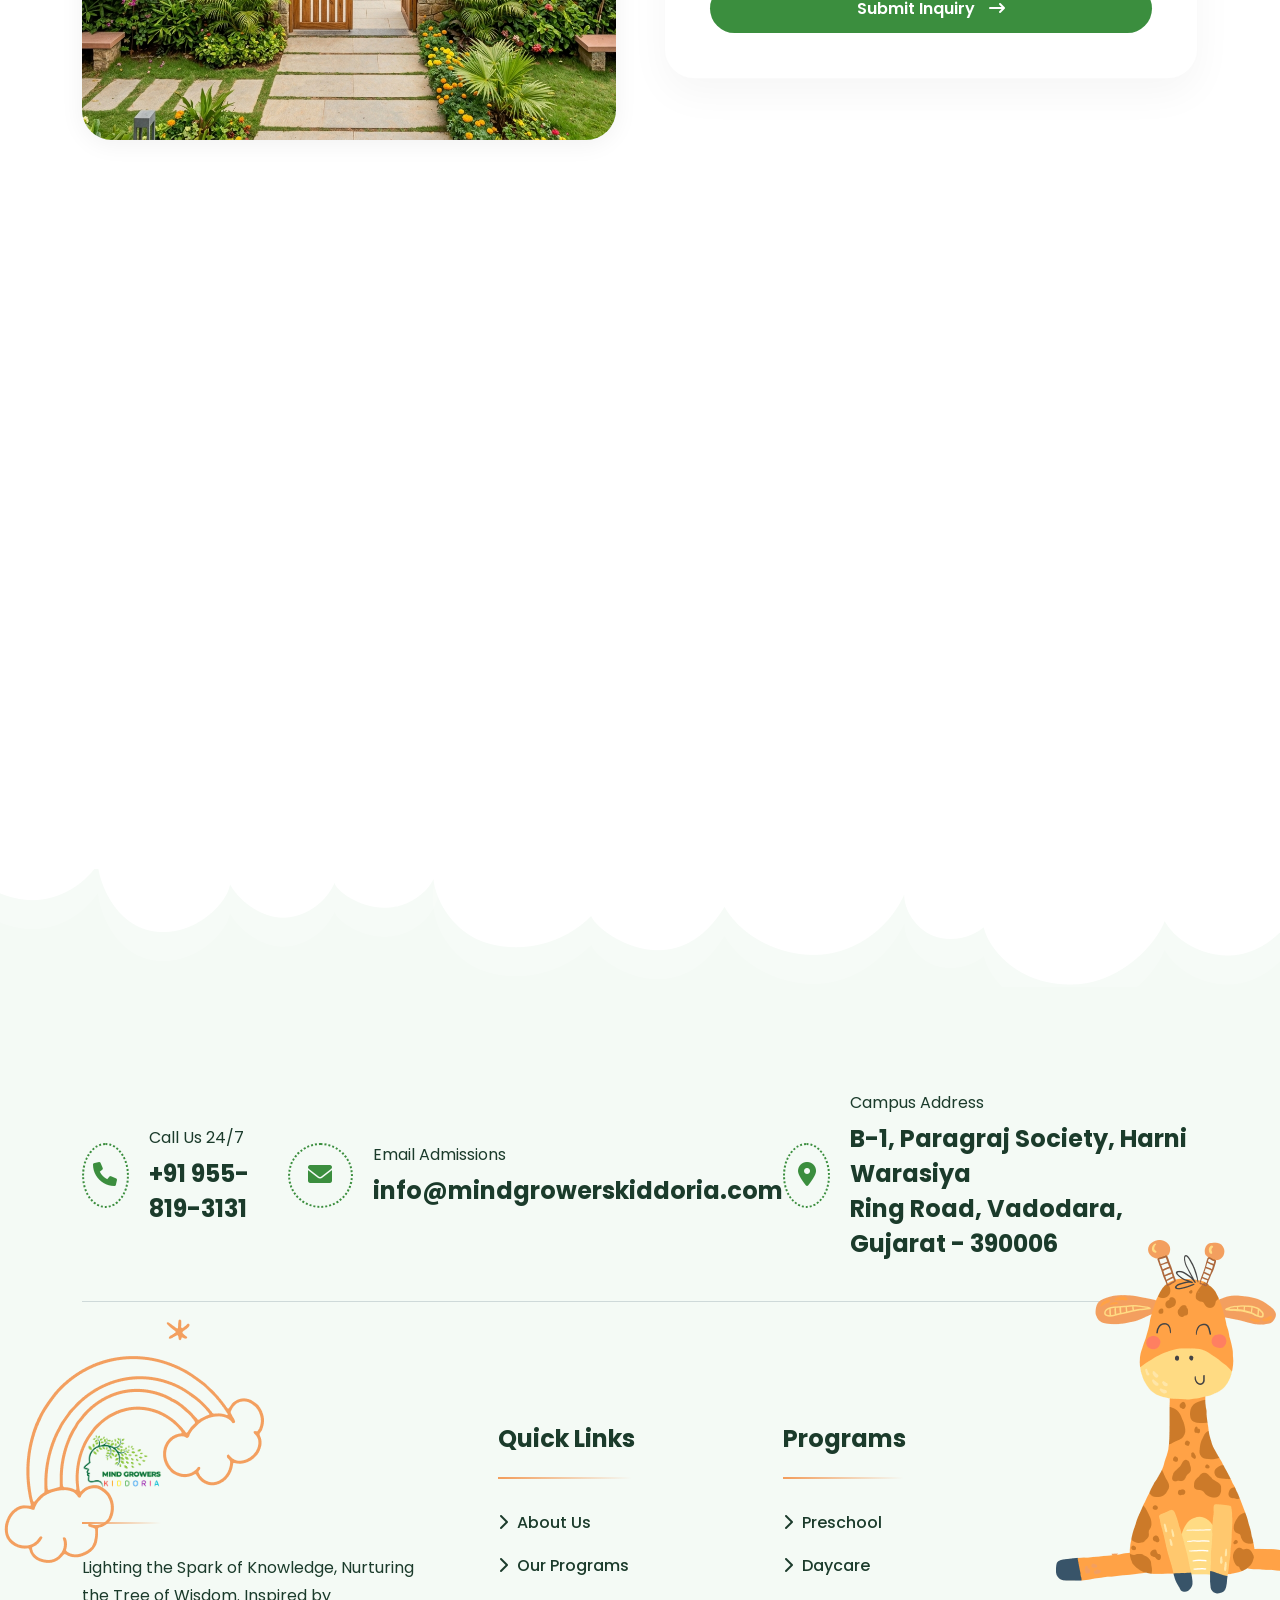
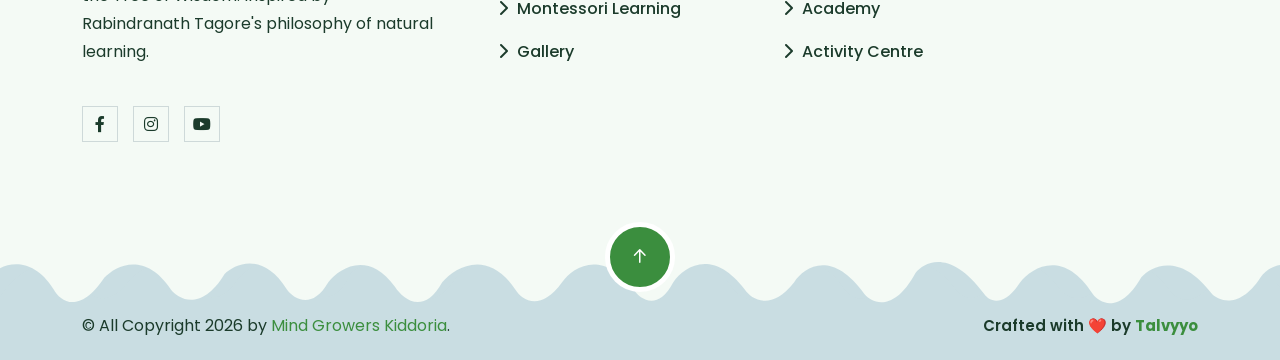
<file: contact.html>
<!DOCTYPE html>
<html lang="en">
    <!--<< Header Area >>-->
    <head>
        <!-- ========== Meta Tags ========== -->
        <meta charset="UTF-8">
        <meta http-equiv="X-UA-Compatible" content="IE=edge">
        <meta name="viewport" content="width=device-width, initial-scale=1">
        <meta name="author" content="gramentheme">
        <meta name="description" content="Mind Growers Kiddoria is a nature-inspired preschool based on Rabindranath Tagore's philosophy and Montessori education, focusing on holistic child development, hands-on activities, and parent partnership.">
        <!-- ======== Page title ============ -->
        <title>Mind Growers Kiddoria - Nature-Inspired Preschool</title>
        <!--<< Favcion >>-->
        <link rel="shortcut icon" href="assets/img/favicon.png">
        <!--<< Bootstrap min.css >>-->
        <link rel="stylesheet" href="assets/css/bootstrap.min.css">
        <!--<< All Min Css >>-->
        <link rel="stylesheet" href="assets/css/all.min.css">
        <!--<< Animate.css >>-->
        <link rel="stylesheet" href="assets/css/animate.css">
        <!--<< Icomoon.css >>-->
        <link rel="stylesheet" href="assets/css/icomoon.css">
        <!--<< Magnific Popup.css >>-->
        <link rel="stylesheet" href="assets/css/magnific-popup.css">
        <!--<< MeanMenu.css >>-->
        <link rel="stylesheet" href="assets/css/meanmenu.css">
        <!--<< Swiper Bundle.css >>-->
        <link rel="stylesheet" href="assets/css/swiper-bundle.min.css">
        <!--<< Nice Select.css >>-->
        <link rel="stylesheet" href="assets/css/nice-select.css">
        <!--<< Main.css >>-->
        <link rel="stylesheet" href="assets/css/main.css">
        <link rel="stylesheet" href="assets/css/custom.css">
    </head>
    <body>

        <!-- Preloader Start -->
        <div id="preloader" class="preloader">
            <div class="animation-preloader">
                <div class="spinner">                
                </div>
                                <div class="txt-loading">
                    <span data-text-preloader="M" class="letters-loading">
                        M
                    </span>
                    <span data-text-preloader="I" class="letters-loading">
                        I
                    </span>
                    <span data-text-preloader="N" class="letters-loading">
                        N
                    </span>
                    <span data-text-preloader="D" class="letters-loading">
                        D
                    </span>
                    <span data-text-preloader="&nbsp;" class="letters-loading">
                        &nbsp;
                    </span>
                    <span data-text-preloader="G" class="letters-loading">
                        G
                    </span>
                    <span data-text-preloader="R" class="letters-loading">
                        R
                    </span>
                    <span data-text-preloader="O" class="letters-loading">
                        O
                    </span>
                    <span data-text-preloader="W" class="letters-loading">
                        W
                    </span>
                    <span data-text-preloader="E" class="letters-loading">
                        E
                    </span>
                    <span data-text-preloader="R" class="letters-loading">
                        R
                    </span>
                    <span data-text-preloader="S" class="letters-loading">
                        S
                    </span>
                    <span data-text-preloader="&nbsp;" class="letters-loading">
                        &nbsp;
                    </span>
                    <span data-text-preloader="K" class="letters-loading">
                        K
                    </span>
                    <span data-text-preloader="I" class="letters-loading">
                        I
                    </span>
                    <span data-text-preloader="D" class="letters-loading">
                        D
                    </span>
                    <span data-text-preloader="D" class="letters-loading">
                        D
                    </span>
                    <span data-text-preloader="O" class="letters-loading">
                        O
                    </span>
                    <span data-text-preloader="R" class="letters-loading">
                        R
                    </span>
                    <span data-text-preloader="I" class="letters-loading">
                        I
                    </span>
                    <span data-text-preloader="A" class="letters-loading">
                        A
                    </span>
                </div>
                <p class="text-center">Loading</p>
            </div>
            <div class="loader">
                <div class="row">
                    <div class="col-3 loader-section section-left">
                        <div class="bg"></div>
                    </div>
                    <div class="col-3 loader-section section-left">
                        <div class="bg"></div>
                    </div>
                    <div class="col-3 loader-section section-right">
                        <div class="bg"></div>
                    </div>
                    <div class="col-3 loader-section section-right">
                        <div class="bg"></div>
                    </div>
                </div>
            </div>
        </div>

        <!-- Offcanvas Area Start -->
        <div class="fix-area">
            <div class="offcanvas__info">
                <div class="offcanvas__wrapper">
                    <div class="offcanvas__content">
                        <div class="offcanvas__top mb-5 d-flex justify-content-between align-items-center">
                            <div class="offcanvas__logo">
                                <a href="index.html">
                                    <img src="assets/img/logo/logo.png" alt="logo-img" style="max-height: 80px;">
                                </a>
                            </div>
                            <div class="offcanvas__close">
                                <button>
                                <i class="fas fa-times"></i>
                                </button>
                            </div>
                        </div>
                        <p class="text d-none d-xl-block">
                            Nurturing the Tree of Wisdom, Lighting the Spark of Knowledge. Nature-inspired learning based on Tagore's philosophy.
                        </p>
                        <div class="mobile-menu fix mb-3"></div>
                        <div class="offcanvas__contact">
                            <h4>Contact Info</h4>
                            <ul>
                                <li class="d-flex align-items-center">
                                    <div class="offcanvas__contact-icon">
                                        <i class="fal fa-map-marker-alt"></i>
                                    </div>
                                    <div class="offcanvas__contact-text">
                                        <a target="_blank" href="contact.html">Vadodara, Gujarat</a>
                                    </div>
                                </li>
                                <li class="d-flex align-items-center">
                                    <div class="offcanvas__contact-icon mr-15">
                                        <i class="fal fa-envelope"></i>
                                    </div>
                                    <div class="offcanvas__contact-text">
                                        <a href="mailto:info@mindgrowerskiddoria.com">info@mindgrowerskiddoria.com</a>
                                    </div>
                                </li>
                                <li class="d-flex align-items-center">
                                    <div class="offcanvas__contact-icon mr-15">
                                        <i class="fal fa-clock"></i>
                                    </div>
                                    <div class="offcanvas__contact-text">
                                        <a target="_blank" href="#">Mon - Fri: 08:30 AM - 08:30 PM</a>
                                    </div>
                                </li>
                                <li class="d-flex align-items-center">
                                    <div class="offcanvas__contact-icon mr-15">
                                        <i class="far fa-phone"></i>
                                    </div>
                                    <div class="offcanvas__contact-text">
                                        <a href="tel:+919558193131">+91 955-819-3131</a>
                                    </div>
                                </li>
                            </ul>
                            <div class="header-button mt-4">
                                <a href="contact.html" class="theme-btn text-center">
                                    <span>Enroll Now <i class="fa-solid fa-arrow-right-long"></i></span>
                                </a>
                            </div>
                            <div class="social-icon d-flex align-items-center">
                        <a href="https://www.facebook.com/share/18hreGQQ5e/" target="_blank"><i class="fab fa-facebook-f"></i></a>
                        <a href="https://www.instagram.com/mindgrowerskiddoria_26?igsh=MW5sZTBxbThkbzNxbQ==" target="_blank"><i class="fab fa-instagram"></i></a>
                        <a href="https://youtube.com/@mindgrowerskiddoria?si=B4-J8X_j2FUu4_qQ" target="_blank"><i class="fab fa-youtube"></i></a>
                    </div>
                        </div>
                    </div>
                </div>
            </div>
        </div>
        <div class="offcanvas__overlay"></div>

        <!-- Header Top Section Start -->
        <div class="header-top-section">
            <div class="header-top-shape">
                <img src="assets/img/header-top-shape.png" alt="shape-img">
            </div>
            <div class="container-fluid">
                <div class="header-top-wrapper">
                    <ul class="contact-list">
                        <li>
                            <i class="fal fa-map-marker-alt"></i>
                            Vadodara, Gujarat
                        </li>
                        <li>
                            <i class="far fa-envelope"></i>
                            <a href="mailto:info@mindgrowerskiddoria.com" class="link">info@mindgrowerskiddoria.com</a>
                        </li>
                    </ul>
                    <div class="social-icon d-flex align-items-center">
                        <span>Follow Us On:</span>
                        <a href="https://www.facebook.com/share/18hreGQQ5e/" target="_blank"><i class="fab fa-facebook-f"></i></a>
                        <a href="https://www.instagram.com/mindgrowerskiddoria_26?igsh=MW5sZTBxbThkbzNxbQ==" target="_blank"><i class="fab fa-instagram"></i></a>
                        <a href="https://youtube.com/@mindgrowerskiddoria?si=B4-J8X_j2FUu4_qQ" target="_blank"><i class="fab fa-youtube"></i></a>
                    </div>
                </div>
            </div>
        </div>

        <!-- Header Section Start -->
        <header id="header-sticky" class="header-1">
            <div class="container-fluid">
                <div class="mega-menu-wrapper">
                    <div class="header-main style-2">
                        <div class="header-left">
                            <div class="logo">
                                <a href="index.html" class="header-logo">
                                    <img src="assets/img/logo/logo.png" alt="logo-img" style="max-height: 70px;">
                                </a>
                            </div>
                        </div>
                        <div class="header-right d-flex justify-content-end align-items-center">
                            <div class="mean__menu-wrapper">
                                <div class="main-menu">
                                    <nav id="mobile-menu">
                                        <ul>
                                            <li><a href="index.html">Home</a></li>
                                            <li><a href="about.html">About Us</a></li>
                                            <li><a href="program.html">Programs</a></li>
                                            <li><a href="montessori-learning.html">Montessori Learning</a></li>
                                            <li><a href="gallery.html">Gallery</a></li>
                                            <li><a href="admissions.html">Admissions</a></li>
                                            <li><a href="contact.html">Contact Us</a></li>
                                        </ul>
                                    </nav>
                                </div>
                            </div>
                            <div class="header-button">
                                <a href="#bookVisitModal" data-bs-toggle="modal" class="theme-btn">
                                    <span>
                                        Book A Visit
                                        <i class="fa-solid fa-arrow-right-long"></i>
                                    </span>
                                </a>
                            </div>
                            <div class="header__hamburger d-xl-none my-auto">
                                <div class="sidebar__toggle">
                                    <i class="fas fa-bars"></i>
                                </div>
                            </div>
                        </div>
                    </div>
                </div>
            </div>
        </header>

        <!-- Search Area Start -->
        <div class="search-wrap">
            <div class="search-inner">
                <i class="fas fa-times search-close" id="search-close"></i>
                <div class="search-cell">
                    <form method="get">
                        <div class="search-field-holder">
                            <input type="search" class="main-search-input" placeholder="Search...">
                        </div>
                    </form>
                </div>
            </div>
        </div>

        <!--<< Breadcrumb Section Start >>-->
        <div class="breadcrumb-wrapper bg-cover has-floating-leaves" style="background-image: url('assets/img/breadcrumb.png');">
            <div class="line-shape">
                <img src="assets/img/breadcrumb-shape/line.png" alt="shape-img">
            </div>
            <div class="plane-shape float-bob-y">
                <img src="assets/img/breadcrumb-shape/plane.png" alt="shape-img">
            </div>
            <div class="doll-shape float-bob-x">
                <img src="assets/img/breadcrumb-shape/doll.png" alt="shape-img">
            </div>
            <div class="parasuit-shape float-bob-y">
                <img src="assets/img/breadcrumb-shape/parasuit.png" alt="shape-img">
            </div>
            <div class="frame-shape">
                <img src="assets/img/breadcrumb-shape/frame.png" alt="shape-img">
            </div>
            <div class="bee-shape float-bob-x">
                <img src="assets/img/breadcrumb-shape/bee.png" alt="shape-img">
            </div>
            <div class="container">
                <div class="page-heading">
                    <h1 class="wow fadeInUp" data-wow-delay=".3s">Contact Us</h1>
                    <ul class="breadcrumb-items wow fadeInUp" data-wow-delay=".5s">
                        <li>
                            <a href="index.html">
                                Home
                            </a>
                        </li>
                        <li>
                            <i class="fas fa-chevron-right"></i>
                        </li>
                        <li>
                            Contact Us
                        </li>
                    </ul>
                </div>
            </div>
        </div>

         <!-- Contact Section Start -->
         <section class="contact-section fix section-padding">
            <div class="container">
                <div class="contact-wrapper-2">
                    <div class="row g-5 align-items-center">
                        <div class="col-lg-6">
                            <div class="contact-left-items">
                                <div class="contact-info-cards-wrapper mb-4">
                                    <div class="contact-card-premium border-green wow fadeInUp" data-wow-delay=".2s">
                                        <div class="icon-box bg-green">
                                            <i class="fa-solid fa-phone"></i>
                                        </div>
                                        <div class="content-box">
                                            <h4>Call Us 24/7</h4>
                                            <h3>
                                                <a href="tel:+919558193131">+91 955-819-3131</a>
                                            </h3>
                                        </div>
                                    </div>
                                    <div class="contact-card-premium border-orange wow fadeInUp" data-wow-delay=".4s">
                                        <div class="icon-box bg-orange">
                                            <i class="fa-solid fa-envelope"></i>
                                        </div>
                                        <div class="content-box">
                                            <h4>Email Admissions</h4>
                                            <h3>
                                                <a href="mailto:info@mindgrowerskiddoria.com">info@mindgrowerskiddoria.com</a>
                                            </h3>
                                        </div>
                                    </div>
                                    <div class="contact-card-premium border-blue wow fadeInUp" data-wow-delay=".6s">
                                        <div class="icon-box bg-blue">
                                            <i class="fa-solid fa-location-dot"></i>
                                        </div>
                                        <div class="content-box">
                                            <h4>Campus Location</h4>
                                            <h3>B-1, Paragraj Society, Harni Warasiya Ring Road, Vadodara, Gujarat - 390006</h3>
                                        </div>
                                    </div>
                                </div>
                                <div class="video-image wow fadeInUp" data-wow-delay=".8s">
                                    <img src="assets/img/about/building.png" alt="school-campus" style="border-radius: 30px; box-shadow: var(--box-shadow); width: 100%;">
                                </div>
                            </div>
                        </div>
                        <div class="col-lg-6">
                            <div class="contact-form-card wow fadeInUp" data-wow-delay=".3s">
                                <h2>Admission Inquiry Form</h2>
                                <p>
                                    Submit your details below to schedule a visit or begin the admissions counselling process for your child.
                                </p>
                                <form action="contact.php" id="contact-form" method="POST">
                                    <div class="row g-4">
                                        <div class="col-lg-6">
                                            <div class="form-clt">
                                                <span>Parent Name*</span>
                                                <input type="text" name="parent_name" id="parent_name" placeholder="Parent Full Name" required>
                                            </div>
                                        </div>
                                        <div class="col-lg-6">
                                            <div class="form-clt">
                                                <span>Phone Number*</span>
                                                <input type="text" name="phone" id="phone" placeholder="Phone Number" required>
                                            </div>
                                        </div>
                                        <div class="col-lg-6">
                                            <div class="form-clt">
                                                <span>Parent Email*</span>
                                                <input type="email" name="email" id="email" placeholder="Email Address" required>
                                            </div>
                                        </div>
                                        <div class="col-lg-6">
                                            <div class="form-clt">
                                                <span>Child Name*</span>
                                                <input type="text" name="child_name" id="child_name" placeholder="Child Full Name" required>
                                            </div>
                                        </div>
                                        <div class="col-lg-6">
                                            <div class="form-clt">
                                                <span>Child Age*</span>
                                                <input type="text" name="child_age" id="child_age" placeholder="Child Age (e.g. 3 Years)" required>
                                            </div>
                                        </div>
                                        <div class="col-lg-6">
                                            <div class="form-clt">
                                                <span>Program Selection*</span>
                                                <select name="program" id="program" required>
                                                    <option value="" disabled selected>Select Program</option>
                                                    <option value="Preschool">Preschool</option>
                                                    <option value="Daycare">Daycare</option>
                                                    <option value="Academy">Academy</option>
                                                    <option value="Activity Centre">Activity Centre</option>
                                                </select>
                                            </div>
                                        </div>
                                        <div class="col-lg-12">
                                            <div class="form-clt">
                                                <span>Your Message</span>
                                                <textarea name="message" id="message" placeholder="Write any specific questions or notes here..."></textarea>
                                            </div>
                                        </div>
                                        <div class="col-lg-12">
                                            <button type="submit" class="theme-btn">
                                                Submit Inquiry <i class="fa-solid fa-arrow-right-long"></i>
                                            </button>
                                        </div>
                                    </div>
                                </form>
                            </div>
                        </div>
                    </div>
                </div>
            </div>
         </section>
        
        <!--<< Map Section Start >>-->
        <div class="map-section">
            <div class="map-items">
                <div class="googpemap">
                    <iframe src="https://www.google.com/maps/embed?pb=!1m18!1m12!1m3!1d6678.7619084840835!2d144.9618311901502!3d-37.81450084255415!2m3!1f0!2f0!3f0!3m2!1i1024!2i768!4f13.1!3m3!1m2!1s0x6ad642b4758afc1d%3A0x3119cc820fdfc62e!2sEnvato!5e0!3m2!1sen!2sbd!4v1641984054261!5m2!1sen!2sbd" style="border:0;" allowfullscreen="" loading="lazy"></iframe>
                </div>
            </div>
        </div>

        <!--<< Footer Section Start >>-->
        <footer class="footer-section section-bg fix">
            <div class="footer-top-shape">
                <img src="assets/img/footer-top.png" alt="shape-img">
            </div>
            <div class="frame-shape">
                <img src="assets/img/frame.png" alt="shape-img">
            </div>
            <div class="zebra-shape float-bob-y">
                <img src="assets/img/about/zebra.png" alt="shape-img">
            </div>
            <div class="container">
                <div class="contact-info-area">
                    <div class="contact-info-items wow fadeInUp" data-wow-delay=".3s">
                        <div class="icon">
                            <i class="fa-solid fa-phone" style="font-size: 24px; color: var(--theme);"></i>
                        </div>
                        <div class="content">
                            <p>Call Us 24/7</p>
                            <h3>
                                <a href="tel:+919558193131">+91 955-819-3131</a>
                            </h3>
                        </div>
                    </div>
                    <div class="contact-info-items wow fadeInUp" data-wow-delay=".5s">
                        <div class="icon">
                            <i class="fa-solid fa-envelope" style="font-size: 24px; color: var(--theme);"></i>
                        </div>
                        <div class="content">
                            <p>Email Admissions</p>
                            <h3>
                                <a href="mailto:info@mindgrowerskiddoria.com">info@mindgrowerskiddoria.com</a>
                            </h3>
                        </div>
                    </div>
                    <div class="contact-info-items wow fadeInUp" data-wow-delay=".7s">
                        <div class="icon">
                            <i class="fa-solid fa-location-dot" style="font-size: 24px; color: var(--theme);"></i>
                        </div>
                        <div class="content">
                            <p>Campus Address</p>
                            <h3>
                                B-1, Paragraj Society, Harni Warasiya<br>Ring Road, Vadodara, Gujarat - 390006
                            </h3>
                        </div>
                    </div>
                </div>    
            </div>
            <div class="footer-widgets-wrapper">
                <div class="container">
                    <div class="row">
                        <div class="col-xl-4 col-lg-4 col-md-6 wow fadeInUp" data-wow-delay=".3s">
                            <div class="single-footer-widget">
                                <div class="widget-head">
                                    <a href="index.html">
                                        <img src="assets/img/logo/logo.png" alt="logo-img" class="footer-logo-img" style="max-height: 80px;">
                                    </a>
                                </div>
                                <div class="footer-content">
                                    <p>
                                        Lighting the Spark of Knowledge, Nurturing the Tree of Wisdom. Inspired by Rabindranath Tagore's philosophy of natural learning.
                                    </p>
                                    <div class="social-icon d-flex align-items-center">
                        <a href="https://www.facebook.com/share/18hreGQQ5e/" target="_blank"><i class="fab fa-facebook-f"></i></a>
                        <a href="https://www.instagram.com/mindgrowerskiddoria_26?igsh=MW5sZTBxbThkbzNxbQ==" target="_blank"><i class="fab fa-instagram"></i></a>
                        <a href="https://youtube.com/@mindgrowerskiddoria?si=B4-J8X_j2FUu4_qQ" target="_blank"><i class="fab fa-youtube"></i></a>
                    </div>
                                </div>
                            </div>
                        </div>
                        <div class="col-xl-3 col-lg-4 col-md-6 ps-lg-5 wow fadeInUp" data-wow-delay=".5s">
                            <div class="single-footer-widget">
                                <div class="widget-head">
                                    <h3>Quick Links</h3>
                                </div>
                                <ul class="list-area">
                                    <li>
                                        <a href="about.html">
                                            <i class="fa-solid fa-chevron-right"></i>
                                            About Us
                                        </a>
                                    </li>
                                    <li>
                                        <a href="program.html">
                                            <i class="fa-solid fa-chevron-right"></i>
                                            Our Programs
                                        </a>
                                    </li>
                                    <li>
                                        <a href="montessori-learning.html">
                                            <i class="fa-solid fa-chevron-right"></i>
                                            Montessori Learning
                                        </a>
                                    </li>
                                    <li>
                                        <a href="gallery.html">
                                            <i class="fa-solid fa-chevron-right"></i>
                                            Gallery
                                        </a>
                                    </li>
                                </ul>
                            </div>
                        </div>
                        <div class="col-xl-3 col-lg-4 col-md-6 ps-lg-5 wow fadeInUp" data-wow-delay=".5s">
                            <div class="single-footer-widget">
                                <div class="widget-head">
                                    <h3>Programs</h3>
                                </div>
                                <ul class="list-area">
                                    <li>
                                        <a href="program.html">
                                            <i class="fa-solid fa-chevron-right"></i>
                                            Preschool
                                        </a>
                                    </li>
                                    <li>
                                        <a href="program.html">
                                            <i class="fa-solid fa-chevron-right"></i>
                                            Daycare
                                        </a>
                                    </li>
                                    <li>
                                        <a href="program.html">
                                            <i class="fa-solid fa-chevron-right"></i>
                                            Academy
                                        </a>
                                    </li>
                                    <li>
                                        <a href="program.html">
                                            <i class="fa-solid fa-chevron-right"></i>
                                            Activity Centre
                                        </a>
                                    </li>
                                </ul>
                            </div>
                        </div>
                    </div>
                </div>
            </div>
            <div class="footer-bottom">
                <div class="f-bottom-shape">
                    <img src="assets/img/footer-bottom.png" alt="shape-img">
                </div>
                <div class="container">
                    <div class="footer-wrapper d-flex align-items-center justify-content-between">
                        <p class="wow fadeInLeft color-2" data-wow-delay=".3s">
                            © All Copyright 2026 by <a href="index.html">Mind Growers Kiddoria</a>.
                        </p>
                        <div class="footer-crafted wow fadeInRight" data-wow-delay=".5s" style="color: var(--header); font-size: 15px; font-weight: 600;">
                            Crafted with ❤️ by <a href="https://talvyyo.com" target="_blank" rel="noopener noreferrer" style="color: var(--theme); font-weight: 700; text-decoration: none;">Talvyyo</a>
                        </div>
                    </div>
                </div>
                <a href="#" id="scrollUp" class="scroll-icon">
                    <i class="far fa-arrow-up"></i>
                </a>
            </div>
        </footer>

        <!-- Book A Visit Modal -->
        <div class="modal fade" id="bookVisitModal" tabindex="-1" aria-labelledby="bookVisitModalLabel" aria-hidden="true" style="z-index: 9999;">
            <div class="modal-dialog modal-dialog-centered modal-lg">
                <div class="modal-content" style="border-radius: 30px; overflow: hidden; border: none; box-shadow: 0 25px 50px rgba(0,0,0,0.15);">
                    <div class="modal-header" style="border-bottom: none; padding: 30px 40px 10px; position: relative;">
                        <button type="button" class="btn-close" data-bs-dismiss="modal" aria-label="Close" onclick="const m = document.getElementById('bookVisitModal'); (bootstrap.Modal.getInstance(m) || new bootstrap.Modal(m)).hide();" style="position: absolute; top: 30px; right: 40px; background-color: var(--bg2); border-radius: 50%; padding: 10px; font-size: 14px; opacity: 0.8; transition: all 0.3s ease; border: none; width: 36px; height: 36px; display: flex; align-items: center; justify-content: center; z-index: 1050 !important; cursor: pointer !important;"></button>
                    </div>
                    <div class="modal-body" style="padding: 10px 40px 40px;">
                        <div class="contact-form-card" style="box-shadow: none; padding: 0; border: none; background: transparent;">
                            <h2>Schedule A Campus Visit</h2>
                            <p style="margin-bottom: 25px;">Submit your details below and our admissions guide will call you to schedule a personalized school tour.</p>
                            <form action="contact.php" id="modal-contact-form" method="POST">
                                <div class="row g-4">
                                    <div class="col-lg-6">
                                        <div class="form-clt">
                                            <span>Parent Name*</span>
                                            <input type="text" name="parent_name" placeholder="Parent Full Name" required>
                                        </div>
                                    </div>
                                    <div class="col-lg-6">
                                        <div class="form-clt">
                                            <span>Phone Number*</span>
                                            <input type="text" name="phone" placeholder="Phone Number" required>
                                        </div>
                                    </div>
                                    <div class="col-lg-6">
                                        <div class="form-clt">
                                            <span>Parent Email*</span>
                                            <input type="email" name="email" placeholder="Email Address" required>
                                        </div>
                                    </div>
                                    <div class="col-lg-6">
                                        <div class="form-clt">
                                            <span>Child Name*</span>
                                            <input type="text" name="child_name" placeholder="Child Full Name" required>
                                        </div>
                                    </div>
                                    <div class="col-lg-6">
                                        <div class="form-clt">
                                            <span>Child Age*</span>
                                            <input type="text" name="child_age" placeholder="Child Age (e.g. 3 Years)" required>
                                        </div>
                                    </div>
                                    <div class="col-lg-6">
                                        <div class="form-clt">
                                            <span>Program Selection*</span>
                                            <select name="program" required style="width: 100%; height: 55px; border: 1px solid rgba(0, 0, 0, 0.08); border-radius: 12px; padding: 0 20px; font-size: 14px; color: var(--text); background-color: var(--bg);">
                                                <option value="" disabled selected>Select Program</option>
                                                <option value="Preschool">Preschool</option>
                                                <option value="Daycare">Daycare</option>
                                                <option value="Academy">Academy</option>
                                                <option value="Activity Centre">Activity Centre</option>
                                            </select>
                                        </div>
                                    </div>
                                    <div class="col-lg-12">
                                        <div class="form-clt">
                                            <span>Preferred Date & Message</span>
                                            <textarea name="message" placeholder="Preferred date of visit or any specific questions..."></textarea>
                                        </div>
                                    </div>
                                    <div class="col-lg-12">
                                        <button type="submit" class="theme-btn">
                                            Book Visit Now <i class="fa-solid fa-arrow-right-long"></i>
                                        </button>
                                    </div>
                                </div>
                            </form>
                        </div>
                    </div>
                </div>
            </div>
        </div>

        <!--<< All JS Plugins >>-->
        <script src="assets/js/jquery-3.7.1.min.js"></script>
        <!--<< Viewport Js >>-->
        <script src="assets/js/viewport.jquery.js"></script>
        <!--<< Bootstrap Js >>-->
        <script src="assets/js/bootstrap.bundle.min.js"></script>
        <!--<< Nice Select Js >>-->
        <script src="assets/js/jquery.nice-select.min.js"></script>
        <!--<< Waypoints Js >>-->
        <script src="assets/js/jquery.waypoints.js"></script>
        <!--<< Counterup Js >>-->
        <script src="assets/js/jquery.counterup.min.js"></script>
        <!--<< Swiper Slider Js >>-->
        <script src="assets/js/swiper-bundle.min.js"></script>
        <!--<< MeanMenu Js >>-->
        <script src="assets/js/jquery.meanmenu.min.js"></script>
        <!--<< Magnific Popup Js >>-->
        <script src="assets/js/jquery.magnific-popup.min.js"></script>
        <!--<< Wow Animation Js >>-->
        <script src="assets/js/wow.min.js"></script>
        <!--<< Ajax Mail Js >>-->
        <script src="assets/js/ajax-mail.js"></script>
        <!--<< Main.js >>-->
        <script src="assets/js/main.js"></script>
    </body>
</html>
</file>
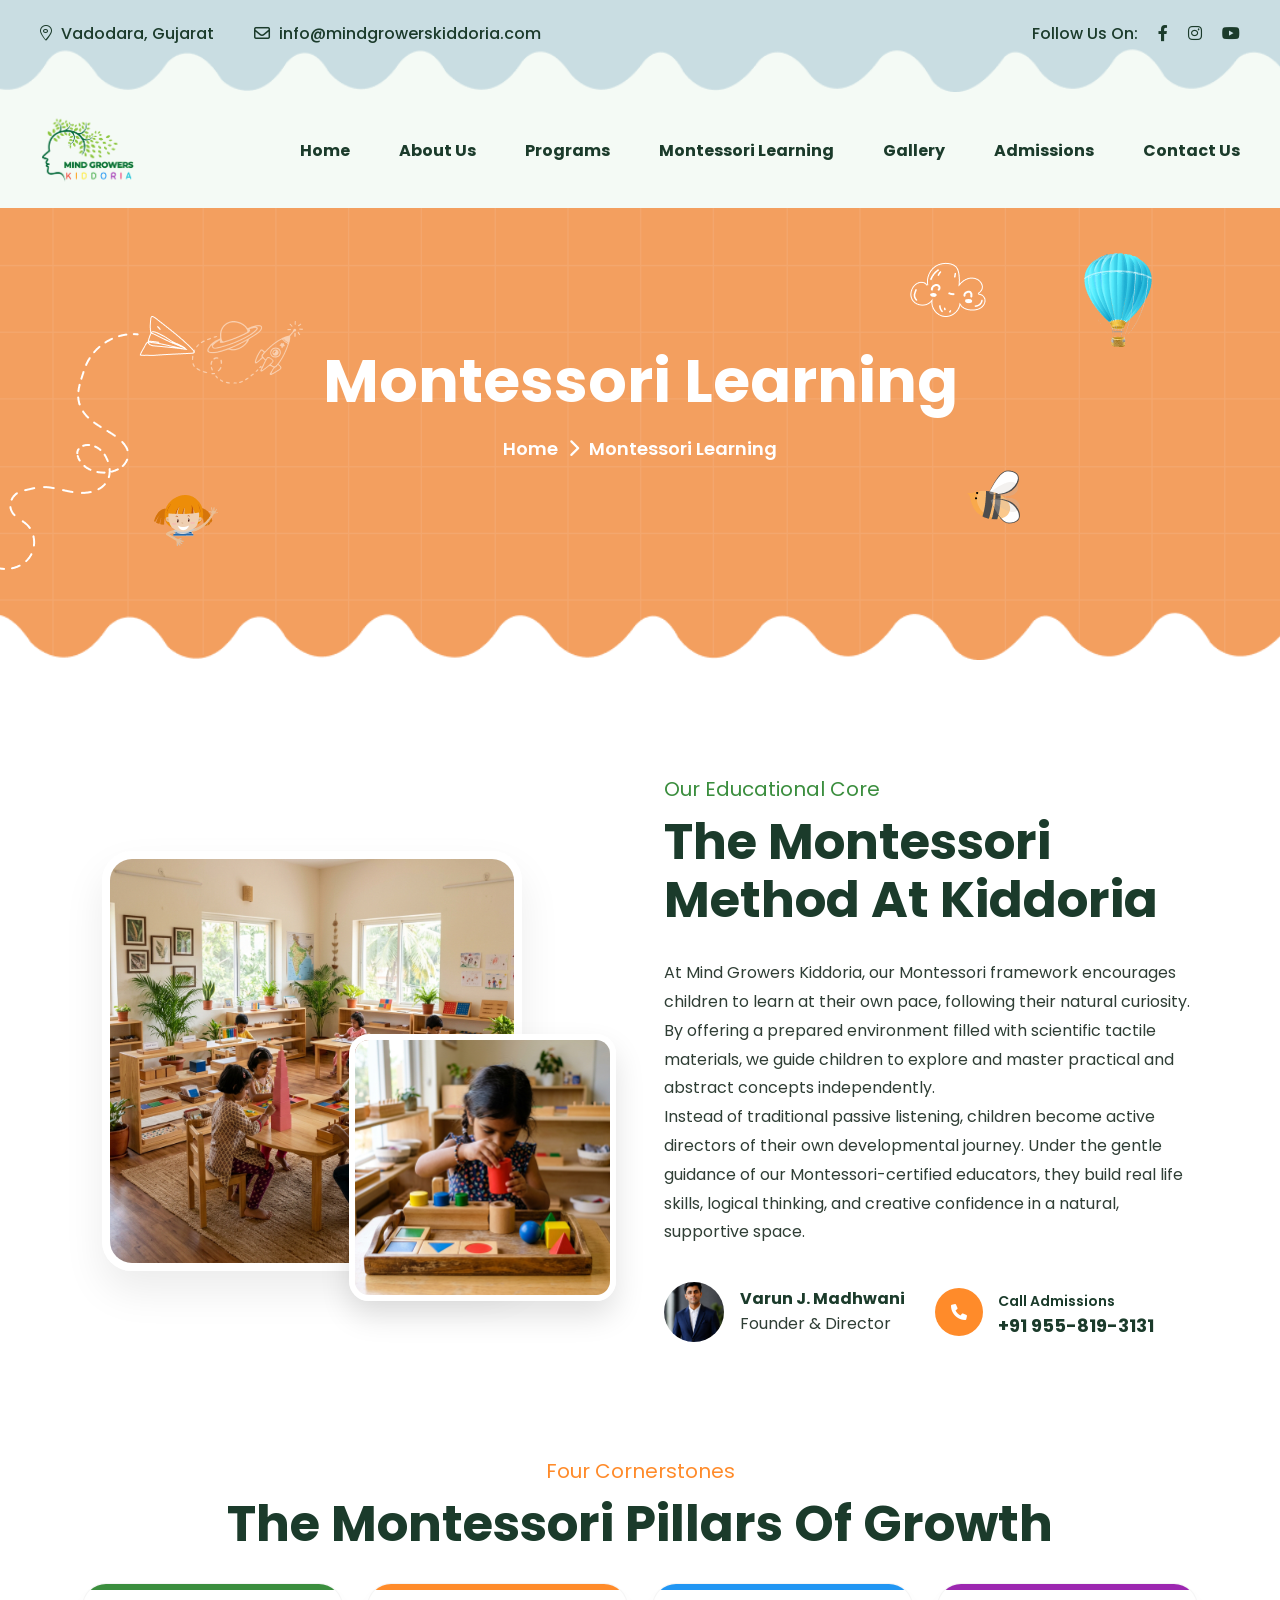
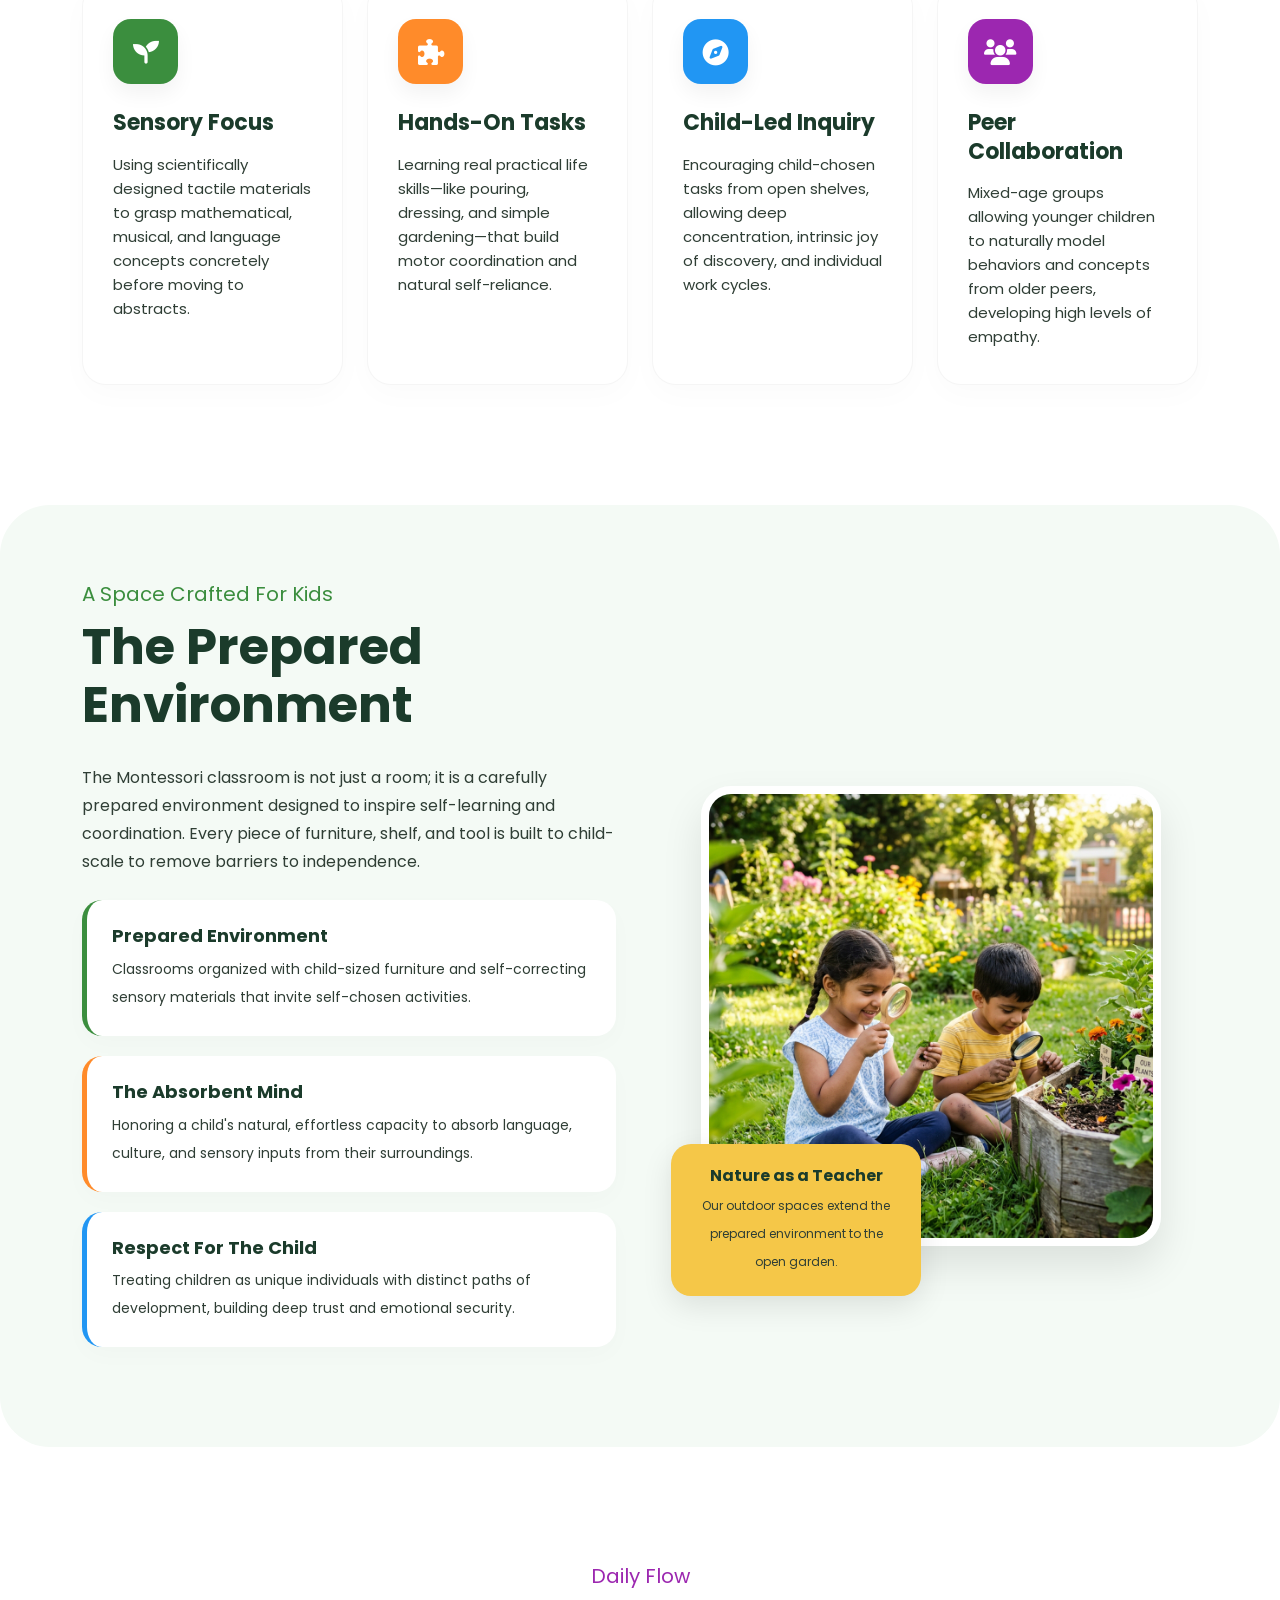
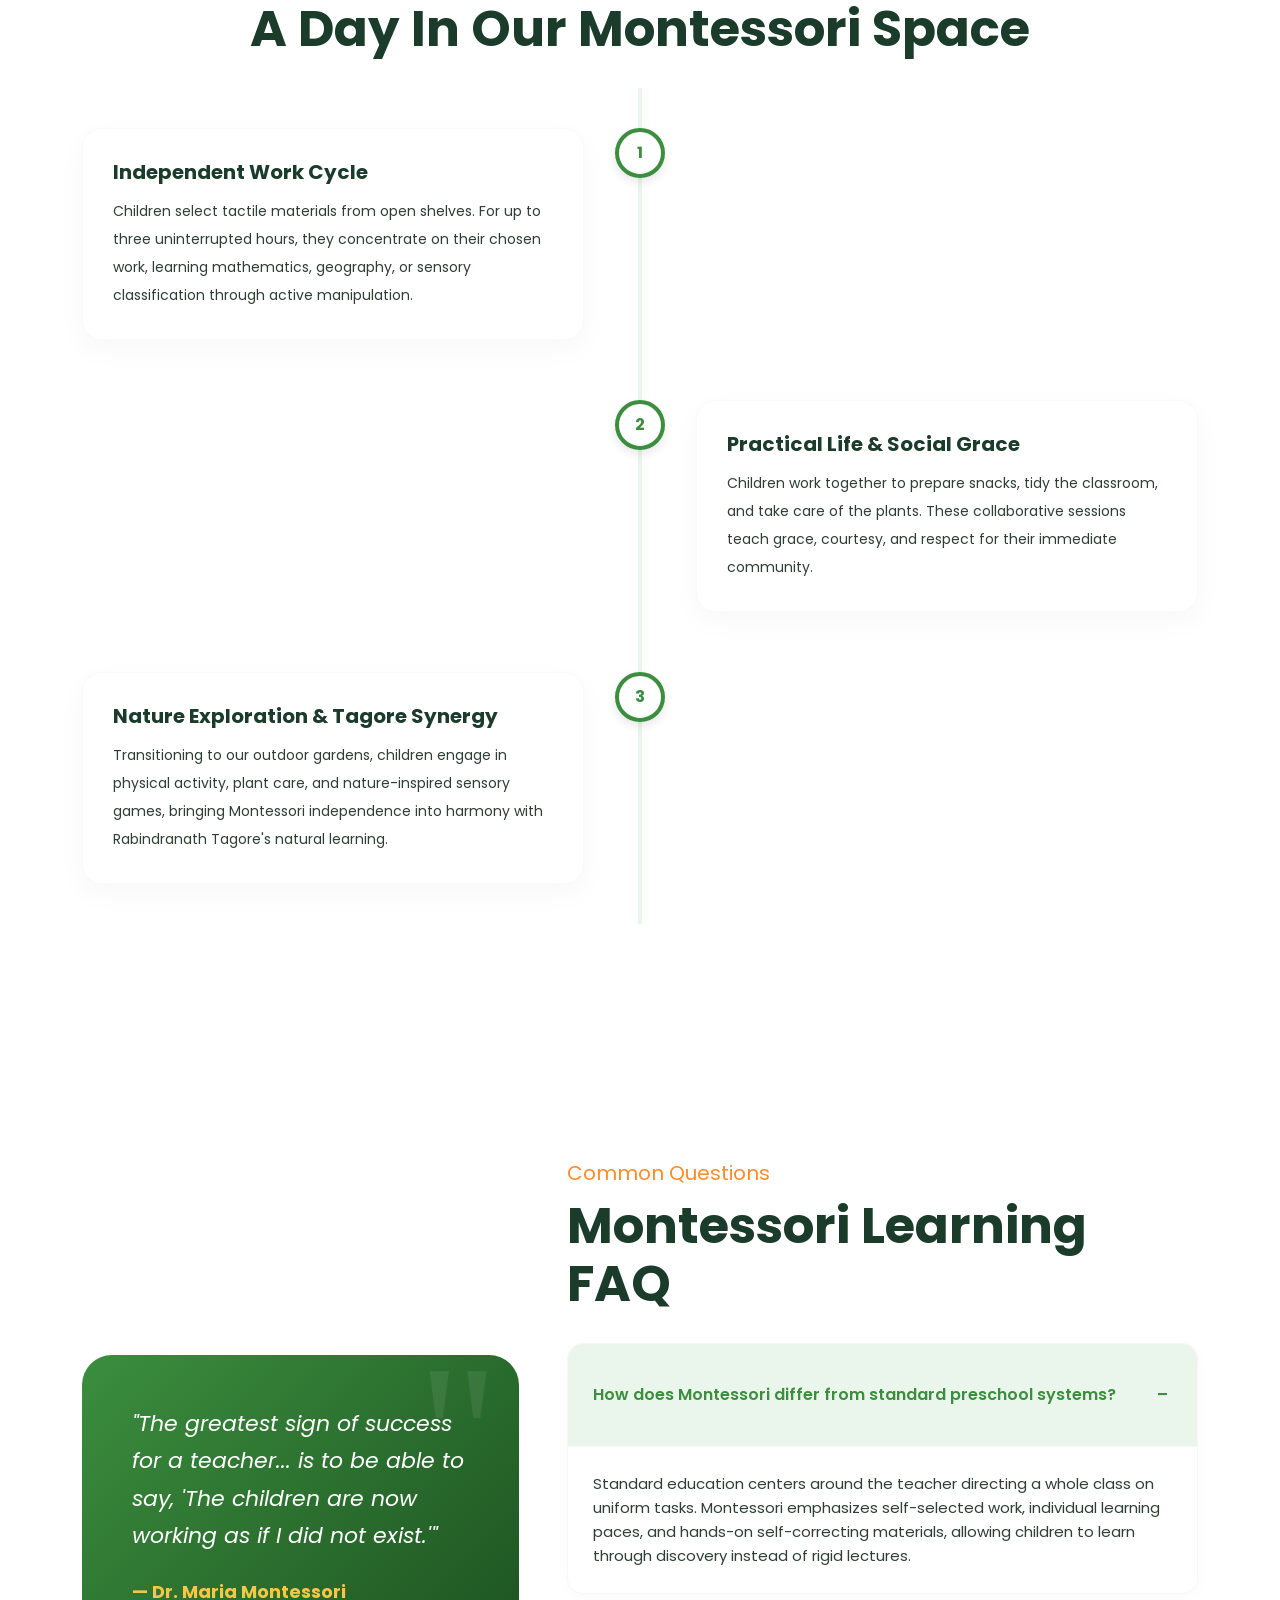
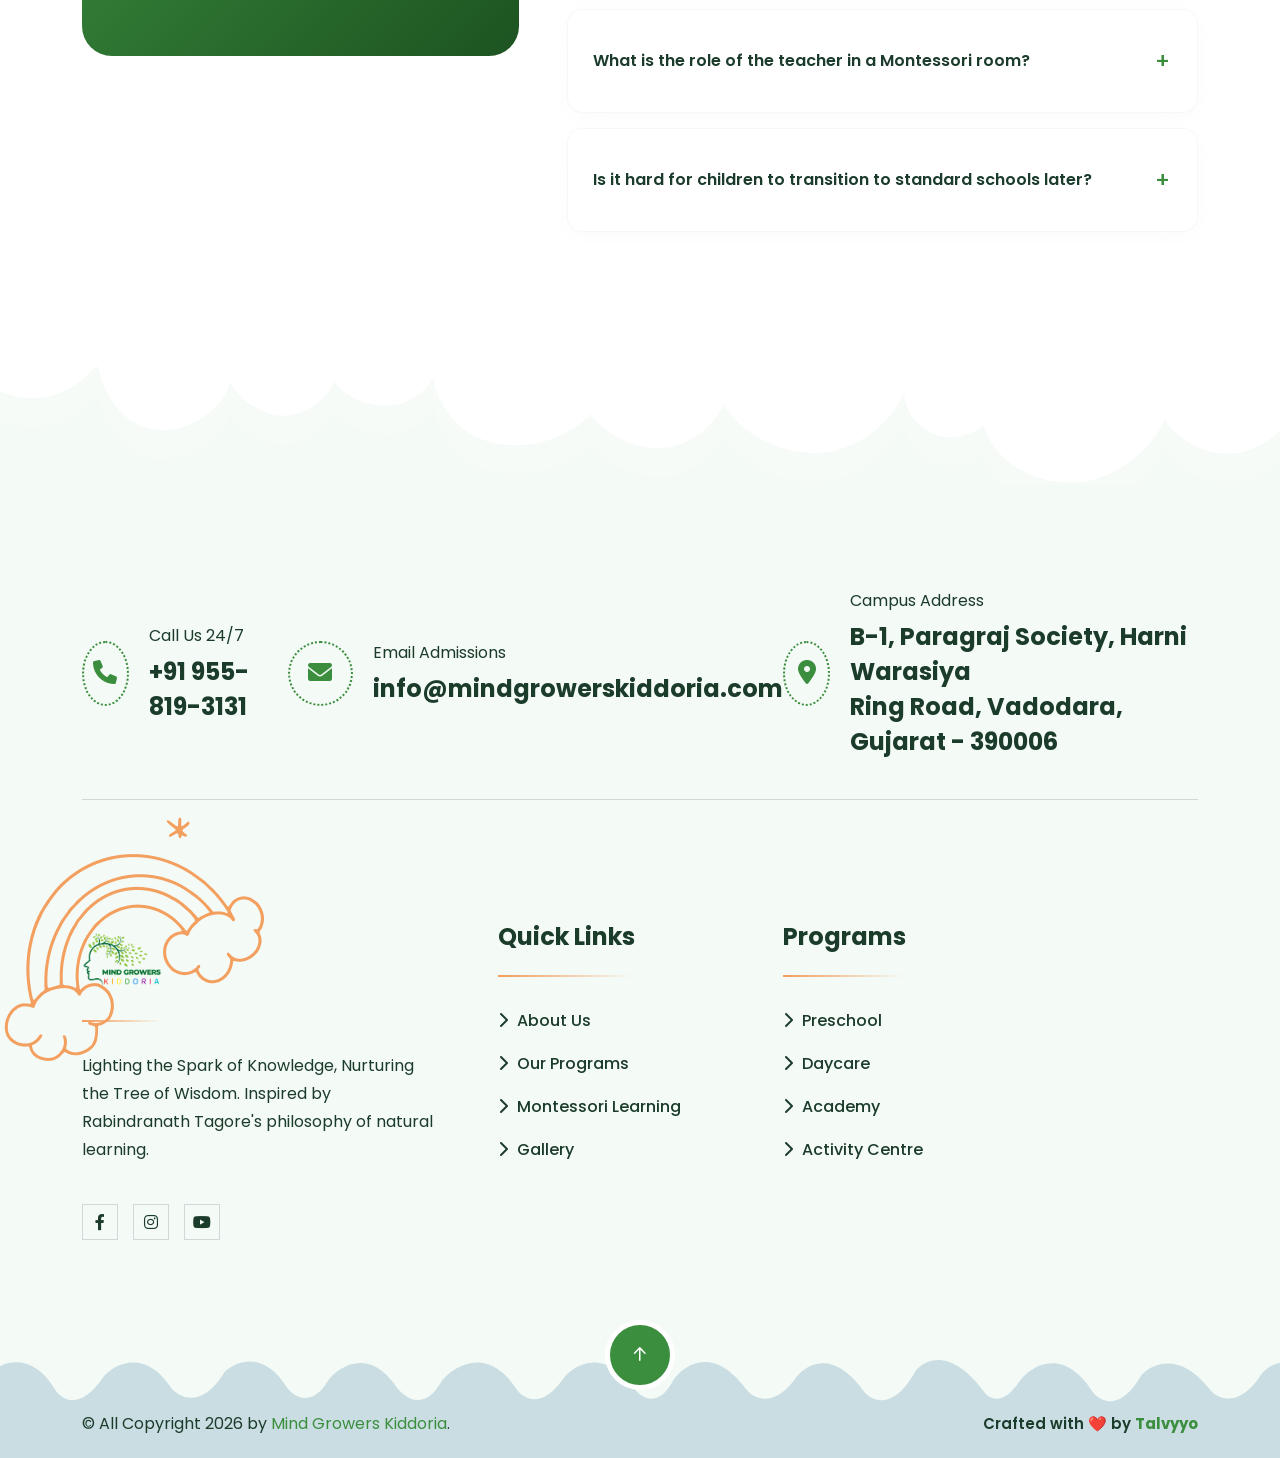
<file: montessori-learning.html>
<!DOCTYPE html>
<html lang="en">
    <!--<< Header Area >>-->
    <head>
        <!-- ========== Meta Tags ========== -->
        <meta charset="UTF-8">
        <meta http-equiv="X-UA-Compatible" content="IE=edge">
        <meta name="viewport" content="width=device-width, initial-scale=1">
        <meta name="author" content="gramentheme">
        <meta name="description" content="Mind Growers Kiddoria is a nature-inspired preschool based on Rabindranath Tagore's philosophy and Montessori education, focusing on holistic child development, hands-on activities, and parent partnership.">
        <!-- ======== Page title ============ -->
        <title>Mind Growers Kiddoria - Nature-Inspired Preschool</title>
        <!--<< Favcion >>-->
        <link rel="shortcut icon" href="assets/img/favicon.png">
        <!--<< Bootstrap min.css >>-->
        <link rel="stylesheet" href="assets/css/bootstrap.min.css">
        <!--<< All Min Css >>-->
        <link rel="stylesheet" href="assets/css/all.min.css">
        <!--<< Animate.css >>-->
        <link rel="stylesheet" href="assets/css/animate.css">
        <!--<< Icomoon.css >>-->
        <link rel="stylesheet" href="assets/css/icomoon.css">
        <!--<< Magnific Popup.css >>-->
        <link rel="stylesheet" href="assets/css/magnific-popup.css">
        <!--<< MeanMenu.css >>-->
        <link rel="stylesheet" href="assets/css/meanmenu.css">
        <!--<< Swiper Bundle.css >>-->
        <link rel="stylesheet" href="assets/css/swiper-bundle.min.css">
        <!--<< Nice Select.css >>-->
        <link rel="stylesheet" href="assets/css/nice-select.css">
        <!--<< Main.css >>-->
        <link rel="stylesheet" href="assets/css/main.css">
        <link rel="stylesheet" href="assets/css/custom.css">
    </head>
    <body>

        <!-- Preloader Start -->
        <div id="preloader" class="preloader">
            <div class="animation-preloader">
                <div class="spinner">                
                </div>
                                <div class="txt-loading">
                    <span data-text-preloader="M" class="letters-loading">
                        M
                    </span>
                    <span data-text-preloader="I" class="letters-loading">
                        I
                    </span>
                    <span data-text-preloader="N" class="letters-loading">
                        N
                    </span>
                    <span data-text-preloader="D" class="letters-loading">
                        D
                    </span>
                    <span data-text-preloader="&nbsp;" class="letters-loading">
                        &nbsp;
                    </span>
                    <span data-text-preloader="G" class="letters-loading">
                        G
                    </span>
                    <span data-text-preloader="R" class="letters-loading">
                        R
                    </span>
                    <span data-text-preloader="O" class="letters-loading">
                        O
                    </span>
                    <span data-text-preloader="W" class="letters-loading">
                        W
                    </span>
                    <span data-text-preloader="E" class="letters-loading">
                        E
                    </span>
                    <span data-text-preloader="R" class="letters-loading">
                        R
                    </span>
                    <span data-text-preloader="S" class="letters-loading">
                        S
                    </span>
                    <span data-text-preloader="&nbsp;" class="letters-loading">
                        &nbsp;
                    </span>
                    <span data-text-preloader="K" class="letters-loading">
                        K
                    </span>
                    <span data-text-preloader="I" class="letters-loading">
                        I
                    </span>
                    <span data-text-preloader="D" class="letters-loading">
                        D
                    </span>
                    <span data-text-preloader="D" class="letters-loading">
                        D
                    </span>
                    <span data-text-preloader="O" class="letters-loading">
                        O
                    </span>
                    <span data-text-preloader="R" class="letters-loading">
                        R
                    </span>
                    <span data-text-preloader="I" class="letters-loading">
                        I
                    </span>
                    <span data-text-preloader="A" class="letters-loading">
                        A
                    </span>
                </div>
                <p class="text-center">Loading</p>
            </div>
            <div class="loader">
                <div class="row">
                    <div class="col-3 loader-section section-left">
                        <div class="bg"></div>
                    </div>
                    <div class="col-3 loader-section section-left">
                        <div class="bg"></div>
                    </div>
                    <div class="col-3 loader-section section-right">
                        <div class="bg"></div>
                    </div>
                    <div class="col-3 loader-section section-right">
                        <div class="bg"></div>
                    </div>
                </div>
            </div>
        </div>

        <!-- Offcanvas Area Start -->
        <div class="fix-area">
            <div class="offcanvas__info">
                <div class="offcanvas__wrapper">
                    <div class="offcanvas__content">
                        <div class="offcanvas__top mb-5 d-flex justify-content-between align-items-center">
                            <div class="offcanvas__logo">
                                <a href="index.html">
                                    <img src="assets/img/logo/logo.png" alt="logo-img" style="max-height: 80px;">
                                </a>
                            </div>
                            <div class="offcanvas__close">
                                <button>
                                <i class="fas fa-times"></i>
                                </button>
                            </div>
                        </div>
                        <p class="text d-none d-xl-block">
                            Nurturing the Tree of Wisdom, Lighting the Spark of Knowledge. Nature-inspired learning based on Tagore's philosophy.
                        </p>
                        <div class="mobile-menu fix mb-3"></div>
                        <div class="offcanvas__contact">
                            <h4>Contact Info</h4>
                            <ul>
                                <li class="d-flex align-items-center">
                                    <div class="offcanvas__contact-icon">
                                        <i class="fal fa-map-marker-alt"></i>
                                    </div>
                                    <div class="offcanvas__contact-text">
                                        <a target="_blank" href="contact.html">Vadodara, Gujarat</a>
                                    </div>
                                </li>
                                <li class="d-flex align-items-center">
                                    <div class="offcanvas__contact-icon mr-15">
                                        <i class="fal fa-envelope"></i>
                                    </div>
                                    <div class="offcanvas__contact-text">
                                        <a href="mailto:info@mindgrowerskiddoria.com">info@mindgrowerskiddoria.com</a>
                                    </div>
                                </li>
                                <li class="d-flex align-items-center">
                                    <div class="offcanvas__contact-icon mr-15">
                                        <i class="fal fa-clock"></i>
                                    </div>
                                    <div class="offcanvas__contact-text">
                                        <a target="_blank" href="#">Mon - Fri: 08:30 AM - 08:30 PM</a>
                                    </div>
                                </li>
                                <li class="d-flex align-items-center">
                                    <div class="offcanvas__contact-icon mr-15">
                                        <i class="far fa-phone"></i>
                                    </div>
                                    <div class="offcanvas__contact-text">
                                        <a href="tel:+919558193131">+91 955-819-3131</a>
                                    </div>
                                </li>
                            </ul>
                            <div class="header-button mt-4">
                                <a href="contact.html" class="theme-btn text-center">
                                    <span>Enroll Now <i class="fa-solid fa-arrow-right-long"></i></span>
                                </a>
                            </div>
                            <div class="social-icon d-flex align-items-center">
                        <a href="https://www.facebook.com/share/18hreGQQ5e/" target="_blank"><i class="fab fa-facebook-f"></i></a>
                        <a href="https://www.instagram.com/mindgrowerskiddoria_26?igsh=MW5sZTBxbThkbzNxbQ==" target="_blank"><i class="fab fa-instagram"></i></a>
                        <a href="https://youtube.com/@mindgrowerskiddoria?si=B4-J8X_j2FUu4_qQ" target="_blank"><i class="fab fa-youtube"></i></a>
                    </div>
                        </div>
                    </div>
                </div>
            </div>
        </div>
        <div class="offcanvas__overlay"></div>

        <!-- Header Top Section Start -->
        <div class="header-top-section">
            <div class="header-top-shape">
                <img src="assets/img/header-top-shape.png" alt="shape-img">
            </div>
            <div class="container-fluid">
                <div class="header-top-wrapper">
                    <ul class="contact-list">
                        <li>
                            <i class="fal fa-map-marker-alt"></i>
                            Vadodara, Gujarat
                        </li>
                        <li>
                            <i class="far fa-envelope"></i>
                            <a href="mailto:info@mindgrowerskiddoria.com" class="link">info@mindgrowerskiddoria.com</a>
                        </li>
                    </ul>
                    <div class="social-icon d-flex align-items-center">
                        <span>Follow Us On:</span>
                        <a href="https://www.facebook.com/share/18hreGQQ5e/" target="_blank"><i class="fab fa-facebook-f"></i></a>
                        <a href="https://www.instagram.com/mindgrowerskiddoria_26?igsh=MW5sZTBxbThkbzNxbQ==" target="_blank"><i class="fab fa-instagram"></i></a>
                        <a href="https://youtube.com/@mindgrowerskiddoria?si=B4-J8X_j2FUu4_qQ" target="_blank"><i class="fab fa-youtube"></i></a>
                    </div>
                </div>
            </div>
        </div>

        <!-- Header Section Start -->
        <header id="header-sticky" class="header-1">
            <div class="container-fluid">
                <div class="mega-menu-wrapper">
                    <div class="header-main style-2">
                        <div class="header-left">
                            <div class="logo">
                                <a href="index.html" class="header-logo">
                                    <img src="assets/img/logo/logo.png" alt="logo-img" style="max-height: 70px;">
                                </a>
                            </div>
                        </div>
                        <div class="header-right d-flex justify-content-end align-items-center">
                            <div class="mean__menu-wrapper">
                                <div class="main-menu">
                                    <nav id="mobile-menu">
                                        <ul>
                                            <li><a href="index.html">Home</a></li>
                                            <li><a href="about.html">About Us</a></li>
                                            <li><a href="program.html">Programs</a></li>
                                            <li><a href="montessori-learning.html">Montessori Learning</a></li>
                                            <li><a href="gallery.html">Gallery</a></li>
                                            <li><a href="admissions.html">Admissions</a></li>
                                            <li><a href="contact.html">Contact Us</a></li>
                                        </ul>
                                    </nav>
                                </div>
                            </div>
                            <div class="header-button">
                                <a href="#bookVisitModal" data-bs-toggle="modal" class="theme-btn">
                                    <span>
                                        Book A Visit
                                        <i class="fa-solid fa-arrow-right-long"></i>
                                    </span>
                                </a>
                            </div>
                            <div class="header__hamburger d-xl-none my-auto">
                                <div class="sidebar__toggle">
                                    <i class="fas fa-bars"></i>
                                </div>
                            </div>
                        </div>
                    </div>
                </div>
            </div>
        </header>

        <!-- Search Area Start -->
        <div class="search-wrap">
            <div class="search-inner">
                <i class="fas fa-times search-close" id="search-close"></i>
                <div class="search-cell">
                    <form method="get">
                        <div class="search-field-holder">
                            <input type="search" class="main-search-input" placeholder="Search...">
                        </div>
                    </form>
                </div>
            </div>
        </div>

        <!--<< Breadcrumb Section Start >>-->
        <div class="breadcrumb-wrapper bg-cover has-floating-leaves" style="background-image: url('assets/img/breadcrumb.png');">
            <div class="line-shape">
                <img src="assets/img/breadcrumb-shape/line.png" alt="shape-img">
            </div>
            <div class="plane-shape float-bob-y">
                <img src="assets/img/breadcrumb-shape/plane.png" alt="shape-img">
            </div>
            <div class="doll-shape float-bob-x">
                <img src="assets/img/breadcrumb-shape/doll.png" alt="shape-img">
            </div>
            <div class="parasuit-shape float-bob-y">
                <img src="assets/img/breadcrumb-shape/parasuit.png" alt="shape-img">
            </div>
            <div class="frame-shape">
                <img src="assets/img/breadcrumb-shape/frame.png" alt="shape-img">
            </div>
            <div class="bee-shape float-bob-x">
                <img src="assets/img/breadcrumb-shape/bee.png" alt="shape-img">
            </div>
            <div class="container">
                <div class="page-heading">
                    <h1 class="wow fadeInUp" data-wow-delay=".3s">Montessori Learning</h1>
                    <ul class="breadcrumb-items wow fadeInUp" data-wow-delay=".5s">
                        <li>
                            <a href="index.html">
                                Home
                            </a>
                        </li>
                        <li>
                            <i class="fas fa-chevron-right"></i>
                        </li>
                        <li>
                            Montessori Learning
                        </li>
                    </ul>
                </div>
            </div>
        </div>

        <!-- Redesigned Montessori Intro Section -->
        <section class="montessori-intro-wrap section-padding">
            <div class="container">
                <div class="row g-5 align-items-center">
                    <div class="col-lg-6 wow fadeInUp" data-wow-delay=".3s">
                        <div class="montessori-collage">
                            <img class="montessori-collage-main" src="assets/img/about/classroom.png" alt="Montessori Classroom">
                            <img class="montessori-collage-sub" src="assets/img/gallery/montessori_materials.png" alt="Montessori Materials">
                        </div>
                    </div>
                    <div class="col-lg-6">
                        <div class="activities-content">
                            <div class="section-title">
                                <span class="wow fadeInUp" style="color: var(--theme);">Our Educational Core</span>
                                <h2 class="wow fadeInUp" data-wow-delay=".3s">
                                    The Montessori Method at Kiddoria
                                </h2>
                            </div>
                            <p class="mt-3 wow fadeInUp" data-wow-delay=".5s" style="line-height: 1.8;">
                                At Mind Growers Kiddoria, our Montessori framework encourages children to learn at their own pace, following their natural curiosity. By offering a prepared environment filled with scientific tactile materials, we guide children to explore and master practical and abstract concepts independently.
                            </p>
                            <p class="wow fadeInUp" data-wow-delay=".6s" style="line-height: 1.8;">
                                Instead of traditional passive listening, children become active directors of their own developmental journey. Under the gentle guidance of our Montessori-certified educators, they build real life skills, logical thinking, and creative confidence in a natural, supportive space.
                            </p>
                            <div class="about-author" style="margin-top: 35px;">
                                <div class="author-image wow fadeInUp" data-wow-delay=".3s" style="display: flex; align-items: center;">
                                    <img src="assets/img/founder/founder.jpeg" alt="Varun J. Madhwani" style="border-radius: 50%; width: 60px; height: 60px; object-fit: cover;">
                                    <div class="content ms-3">
                                        <h6>Varun J. Madhwani</h6>
                                        <p>Founder & Director</p>
                                    </div>
                                </div>
                                <div class="author-icon wow fadeInUp" data-wow-delay=".5s">
                                    <div class="icon" style="background-color: var(--theme2);">
                                         <i class="fa-solid fa-phone" style="color: var(--white);"></i>
                                    </div>
                                     <div class="content">
                                         <span>Call Admissions</span>
                                         <h5>
                                             <a href="tel:+919558193131">+91 955-819-3131</a>
                                         </h5>
                                     </div>
                                 </div>
                            </div>
                        </div>
                    </div>
                </div>
            </div>
        </section>

        <!-- Core Montessori Pillars Section -->
        <section class="pillars-grid-section section-padding pt-0">
            <div class="container">
                <div class="section-title text-center mb-50">
                    <span class="wow fadeInUp" style="color: var(--theme2);">Four Cornerstones</span>
                    <h2 class="wow fadeInUp" data-wow-delay=".3s">The Montessori Pillars of Growth</h2>
                </div>
                <div class="row g-4">
                    <div class="col-md-6 col-lg-3 wow fadeInUp" data-wow-delay=".2s">
                        <div class="montessori-pillar-card" style="--theme-accent: var(--theme);">
                            <div class="icon-box">
                                <i class="fa-solid fa-seedling"></i>
                            </div>
                            <h4>Sensory Focus</h4>
                            <p>Using scientifically designed tactile materials to grasp mathematical, musical, and language concepts concretely before moving to abstracts.</p>
                        </div>
                    </div>
                    <div class="col-md-6 col-lg-3 wow fadeInUp" data-wow-delay=".4s">
                        <div class="montessori-pillar-card" style="--theme-accent: var(--theme2);">
                            <div class="icon-box">
                                <i class="fa-solid fa-puzzle-piece"></i>
                            </div>
                            <h4>Hands-on Tasks</h4>
                            <p>Learning real practical life skills—like pouring, dressing, and simple gardening—that build motor coordination and natural self-reliance.</p>
                        </div>
                    </div>
                    <div class="col-md-6 col-lg-3 wow fadeInUp" data-wow-delay=".6s">
                        <div class="montessori-pillar-card" style="--theme-accent: var(--blue);">
                            <div class="icon-box">
                                <i class="fa-solid fa-compass"></i>
                            </div>
                            <h4>Child-Led Inquiry</h4>
                            <p>Encouraging child-chosen tasks from open shelves, allowing deep concentration, intrinsic joy of discovery, and individual work cycles.</p>
                        </div>
                    </div>
                    <div class="col-md-6 col-lg-3 wow fadeInUp" data-wow-delay=".8s">
                        <div class="montessori-pillar-card" style="--theme-accent: var(--purple);">
                            <div class="icon-box">
                                <i class="fa-solid fa-users"></i>
                            </div>
                            <h4>Peer Collaboration</h4>
                            <p>Mixed-age groups allowing younger children to naturally model behaviors and concepts from older peers, developing high levels of empathy.</p>
                        </div>
                    </div>
                </div>
            </div>
        </section>

        <!-- Environment Showcase Section -->
        <section class="env-showcase-section section-padding">
            <div class="container">
                <div class="row g-5 align-items-center">
                    <div class="col-lg-6">
                        <div class="activities-content">
                            <div class="section-title">
                                <span class="wow fadeInUp" style="color: var(--theme);">A Space Crafted For Kids</span>
                                <h2 class="wow fadeInUp" data-wow-delay=".3s">The Prepared Environment</h2>
                            </div>
                            <p class="mt-3 wow fadeInUp" data-wow-delay=".5s">
                                The Montessori classroom is not just a room; it is a carefully prepared environment designed to inspire self-learning and coordination. Every piece of furniture, shelf, and tool is built to child-scale to remove barriers to independence.
                            </p>
                            
                            <div class="mt-4">
                                <div class="env-feature-card wow fadeInUp" data-wow-delay=".3s" style="--theme-accent: var(--theme);">
                                    <h5>Prepared Environment</h5>
                                    <p>Classrooms organized with child-sized furniture and self-correcting sensory materials that invite self-chosen activities.</p>
                                </div>
                                <div class="env-feature-card wow fadeInUp" data-wow-delay=".5s" style="--theme-accent: var(--theme2);">
                                    <h5>The Absorbent Mind</h5>
                                    <p>Honoring a child's natural, effortless capacity to absorb language, culture, and sensory inputs from their surroundings.</p>
                                </div>
                                <div class="env-feature-card wow fadeInUp" data-wow-delay=".7s" style="--theme-accent: var(--blue);">
                                    <h5>Respect for the Child</h5>
                                    <p>Treating children as unique individuals with distinct paths of development, building deep trust and emotional security.</p>
                                </div>
                            </div>
                        </div>
                    </div>
                    <div class="col-lg-6 wow fadeInUp" data-wow-delay=".4s">
                        <div class="feature-value-items position-relative">
                            <div class="feature-value-image" style="padding: 20px;">
                                <img src="assets/img/gallery/learning_nature.png" alt="Montessori Outdoor Nature Learning" style="border-radius: 30px; box-shadow: 0 20px 40px rgba(0, 0, 0, 0.1); width: 100%; border: 8px solid var(--white);">
                                <div style="position: absolute; bottom: -30px; left: -10px; background: var(--theme3); padding: 20px 30px; border-radius: 20px; box-shadow: 0 10px 30px rgba(0,0,0,0.1); max-width: 250px;">
                                    <h6 style="color: var(--header); margin-bottom: 5px; text-transform: none;">Nature as a Teacher</h6>
                                    <p style="font-size: 12px; margin-bottom: 0; color: var(--text);">Our outdoor spaces extend the prepared environment to the open garden.</p>
                                </div>
                            </div>
                        </div>
                    </div>
                </div>
            </div>
        </section>

        <!-- Montessori Learning Cycle Section -->
        <section class="learning-cycle-section section-padding">
            <div class="container">
                <div class="section-title text-center mb-50">
                    <span class="wow fadeInUp" style="color: var(--purple);">Daily Flow</span>
                    <h2 class="wow fadeInUp" data-wow-delay=".3s">A Day in Our Montessori Space</h2>
                </div>
                <div class="montessori-timeline">
                    <div class="timeline-item wow fadeInUp" data-wow-delay=".2s">
                        <div class="timeline-badge">1</div>
                        <div class="timeline-content">
                            <h4>Independent Work Cycle</h4>
                            <p>Children select tactile materials from open shelves. For up to three uninterrupted hours, they concentrate on their chosen work, learning mathematics, geography, or sensory classification through active manipulation.</p>
                        </div>
                    </div>
                    <div class="timeline-item wow fadeInUp" data-wow-delay=".4s">
                        <div class="timeline-badge">2</div>
                        <div class="timeline-content">
                            <h4>Practical Life & Social Grace</h4>
                            <p>Children work together to prepare snacks, tidy the classroom, and take care of the plants. These collaborative sessions teach grace, courtesy, and respect for their immediate community.</p>
                        </div>
                    </div>
                    <div class="timeline-item wow fadeInUp" data-wow-delay=".6s">
                        <div class="timeline-badge">3</div>
                        <div class="timeline-content">
                            <h4>Nature Exploration & Tagore Synergy</h4>
                            <p>Transitioning to our outdoor gardens, children engage in physical activity, plant care, and nature-inspired sensory games, bringing Montessori independence into harmony with Rabindranath Tagore's natural learning.</p>
                        </div>
                    </div>
                </div>
            </div>
        </section>

        <!-- Parent FAQ Corner Section -->
        <section class="montessori-faq-section section-padding">
            <div class="container">
                <div class="row g-5 align-items-center">
                    <div class="col-lg-5 wow fadeInUp" data-wow-delay=".3s">
                        <div class="montessori-quote-card">
                            <p>"The greatest sign of success for a teacher... is to be able to say, 'The children are now working as if I did not exist.'"</p>
                            <div class="author mt-4">— Dr. Maria Montessori</div>
                        </div>
                    </div>
                    <div class="col-lg-7">
                        <div class="section-title mb-40">
                            <span style="color: var(--theme2);">Common Questions</span>
                            <h2>Montessori Learning FAQ</h2>
                        </div>
                        <div class="accordion montessori-faq-accordion" id="montessoriFaq">
                            <div class="accordion-item wow fadeInUp" data-wow-delay=".2s">
                                <h2 class="accordion-header" id="headingOne">
                                    <button class="accordion-button" type="button" data-bs-toggle="collapse" data-bs-target="#collapseOne" aria-expanded="true" aria-controls="collapseOne">
                                        How does Montessori differ from standard preschool systems?
                                    </button>
                                </h2>
                                <div id="collapseOne" class="accordion-collapse collapse show" aria-labelledby="headingOne" data-bs-parent="#montessoriFaq">
                                    <div class="accordion-body">
                                        Standard education centers around the teacher directing a whole class on uniform tasks. Montessori emphasizes self-selected work, individual learning paces, and hands-on self-correcting materials, allowing children to learn through discovery instead of rigid lectures.
                                    </div>
                                </div>
                            </div>
                            <div class="accordion-item wow fadeInUp" data-wow-delay=".4s">
                                <h2 class="accordion-header" id="headingTwo">
                                    <button class="accordion-button collapsed" type="button" data-bs-toggle="collapse" data-bs-target="#collapseTwo" aria-expanded="false" aria-controls="collapseTwo">
                                        What is the role of the teacher in a Montessori room?
                                    </button>
                                </h2>
                                <div id="collapseTwo" class="accordion-collapse collapse" aria-labelledby="headingTwo" data-bs-parent="#montessoriFaq">
                                    <div class="accordion-body">
                                        In Montessori, teachers are referred to as "guides." They do not lecture from the front. Instead, they observe each child carefully, prepare the classroom space to match individual needs, and give one-on-one presentations of new materials when a child is ready.
                                    </div>
                                </div>
                            </div>
                            <div class="accordion-item wow fadeInUp" data-wow-delay=".6s">
                                <h2 class="accordion-header" id="headingThree">
                                    <button class="accordion-button collapsed" type="button" data-bs-toggle="collapse" data-bs-target="#collapseThree" aria-expanded="false" aria-controls="collapseThree">
                                        Is it hard for children to transition to standard schools later?
                                    </button>
                                </h2>
                                <div id="collapseThree" class="accordion-collapse collapse" aria-labelledby="headingThree" data-bs-parent="#montessoriFaq">
                                    <div class="accordion-body">
                                        Not at all! Montessori education helps children develop deep self-discipline, adaptability, concentration, and strong self-regulation. These fundamental traits make them highly successful and resilient when transitioning to any standard academic system later in life.
                                    </div>
                                </div>
                            </div>
                        </div>
                    </div>
                </div>
            </div>
        </section>

        <!-- Hidden Section: Parent Perspectives -->
        <div style="display: none;">
        <!-- Redesigned Testimonial Section -->
        <section class="testimonial-grid-section section-padding pt-0">
            <div class="container">
                <div class="section-title text-center mb-50">
                    <span class="wow fadeInUp" style="color: var(--theme);">Parent Perspectives</span>
                    <h2 class="wow fadeInUp" data-wow-delay=".3s">What Parents Say About Montessori</h2>
                </div>
                <div class="row g-4">
                    <div class="col-lg-4 wow fadeInUp" data-wow-delay=".2s">
                        <div class="testimonial-box-items" style="height: 100%; display: flex; flex-direction: column; justify-content: space-between;">
                            <p style="font-size: 15px; line-height: 1.6; font-style: italic;">
                                "The Montessori classroom at Kiddoria has completely transformed my daughter's independence. She loves doing things herself now, like organizing her books and serving her food!"
                            </p>
                            <div class="client-info mt-3" style="display: flex; align-items: center; gap: 15px;">
                                <img src="assets/img/client/01.png" alt="Priya S." style="width: 50px; height: 50px; border-radius: 50%; object-fit: cover;">
                                <div class="content">
                                    <h5 style="font-size: 16px; margin-bottom: 0;">Priya S.</h5>
                                    <p style="font-size: 13px; margin-bottom: 0; color: var(--theme2);">Mother of Kiara (Age 4)</p>
                                </div>
                            </div>
                        </div>
                    </div>
                    <div class="col-lg-4 wow fadeInUp" data-wow-delay=".4s">
                        <div class="testimonial-box-items" style="height: 100%; display: flex; flex-direction: column; justify-content: space-between;">
                            <p style="font-size: 15px; line-height: 1.6; font-style: italic;">
                                "Seeing my son learn mathematics through physical bead chains instead of traditional rote paper work is wonderful. He truly understands quantities and numeric values."
                            </p>
                            <div class="client-info mt-3" style="display: flex; align-items: center; gap: 15px;">
                                <img src="assets/img/client/01.png" alt="Amit R." style="width: 50px; height: 50px; border-radius: 50%; object-fit: cover;">
                                <div class="content">
                                    <h5 style="font-size: 16px; margin-bottom: 0;">Amit R.</h5>
                                    <p style="font-size: 13px; margin-bottom: 0; color: var(--theme2);">Father of Vihaan (Age 5)</p>
                                </div>
                            </div>
                        </div>
                    </div>
                    <div class="col-lg-4 wow fadeInUp" data-wow-delay=".6s">
                        <div class="testimonial-box-items" style="height: 100%; display: flex; flex-direction: column; justify-content: space-between;">
                            <p style="font-size: 15px; line-height: 1.6; font-style: italic;">
                                "Tagore's philosophy of learning in nature blended with the Montessori method is the perfect combination. Kiddoria is the school we always dreamed of for our child."
                            </p>
                            <div class="client-info mt-3" style="display: flex; align-items: center; gap: 15px;">
                                <img src="assets/img/client/01.png" alt="Dr. Sunita K." style="width: 50px; height: 50px; border-radius: 50%; object-fit: cover;">
                                <div class="content">
                                    <h5 style="font-size: 16px; margin-bottom: 0;">Dr. Sunita K.</h5>
                                    <p style="font-size: 13px; margin-bottom: 0; color: var(--theme2);">Mother of Kabir (Age 3)</p>
                                </div>
                            </div>
                        </div>
                    </div>
                </div>
            </div>
        </section>
        </div>

        <!--<< Footer Section Start >>-->
        <footer class="footer-section section-bg fix">
            <div class="footer-top-shape">
                <img src="assets/img/footer-top.png" alt="shape-img">
            </div>
            <div class="frame-shape">
                <img src="assets/img/frame.png" alt="shape-img">
            </div>
            <div class="container">
                <div class="contact-info-area">
                    <div class="contact-info-items wow fadeInUp" data-wow-delay=".3s">
                        <div class="icon">
                            <i class="fa-solid fa-phone" style="font-size: 24px; color: var(--theme);"></i>
                        </div>
                        <div class="content">
                            <p>Call Us 24/7</p>
                            <h3>
                                <a href="tel:+919558193131">+91 955-819-3131</a>
                            </h3>
                        </div>
                    </div>
                    <div class="contact-info-items wow fadeInUp" data-wow-delay=".5s">
                        <div class="icon">
                            <i class="fa-solid fa-envelope" style="font-size: 24px; color: var(--theme);"></i>
                        </div>
                        <div class="content">
                            <p>Email Admissions</p>
                            <h3>
                                <a href="mailto:info@mindgrowerskiddoria.com">info@mindgrowerskiddoria.com</a>
                            </h3>
                        </div>
                    </div>
                    <div class="contact-info-items wow fadeInUp" data-wow-delay=".7s">
                        <div class="icon">
                            <i class="fa-solid fa-location-dot" style="font-size: 24px; color: var(--theme);"></i>
                        </div>
                        <div class="content">
                            <p>Campus Address</p>
                            <h3>
                                B-1, Paragraj Society, Harni Warasiya<br>Ring Road, Vadodara, Gujarat - 390006
                            </h3>
                        </div>
                    </div>
                </div>    
            </div>
            <div class="footer-widgets-wrapper">
                <div class="container">
                    <div class="row">
                        <div class="col-xl-4 col-lg-4 col-md-6 wow fadeInUp" data-wow-delay=".3s">
                            <div class="single-footer-widget">
                                <div class="widget-head">
                                    <a href="index.html">
                                        <img src="assets/img/logo/logo.png" alt="logo-img" class="footer-logo-img" style="max-height: 80px;">
                                    </a>
                                </div>
                                <div class="footer-content">
                                    <p>
                                        Lighting the Spark of Knowledge, Nurturing the Tree of Wisdom. Inspired by Rabindranath Tagore's philosophy of natural learning.
                                    </p>
                                    <div class="social-icon d-flex align-items-center">
                        <a href="https://www.facebook.com/share/18hreGQQ5e/" target="_blank"><i class="fab fa-facebook-f"></i></a>
                        <a href="https://www.instagram.com/mindgrowerskiddoria_26?igsh=MW5sZTBxbThkbzNxbQ==" target="_blank"><i class="fab fa-instagram"></i></a>
                        <a href="https://youtube.com/@mindgrowerskiddoria?si=B4-J8X_j2FUu4_qQ" target="_blank"><i class="fab fa-youtube"></i></a>
                    </div>
                                </div>
                            </div>
                        </div>
                        <div class="col-xl-3 col-lg-4 col-md-6 ps-lg-5 wow fadeInUp" data-wow-delay=".5s">
                            <div class="single-footer-widget">
                                <div class="widget-head">
                                    <h3>Quick Links</h3>
                                </div>
                                <ul class="list-area">
                                    <li>
                                        <a href="about.html">
                                            <i class="fa-solid fa-chevron-right"></i>
                                            About Us
                                        </a>
                                    </li>
                                    <li>
                                        <a href="program.html">
                                            <i class="fa-solid fa-chevron-right"></i>
                                            Our Programs
                                        </a>
                                    </li>
                                    <li>
                                        <a href="montessori-learning.html">
                                            <i class="fa-solid fa-chevron-right"></i>
                                            Montessori Learning
                                        </a>
                                    </li>
                                    <li>
                                        <a href="gallery.html">
                                            <i class="fa-solid fa-chevron-right"></i>
                                            Gallery
                                        </a>
                                    </li>
                                </ul>
                            </div>
                        </div>
                        <div class="col-xl-3 col-lg-4 col-md-6 ps-lg-5 wow fadeInUp" data-wow-delay=".5s">
                            <div class="single-footer-widget">
                                <div class="widget-head">
                                    <h3>Programs</h3>
                                </div>
                                <ul class="list-area">
                                    <li>
                                        <a href="program.html">
                                            <i class="fa-solid fa-chevron-right"></i>
                                            Preschool
                                        </a>
                                    </li>
                                    <li>
                                        <a href="program.html">
                                            <i class="fa-solid fa-chevron-right"></i>
                                            Daycare
                                        </a>
                                    </li>
                                    <li>
                                        <a href="program.html">
                                            <i class="fa-solid fa-chevron-right"></i>
                                            Academy
                                        </a>
                                    </li>
                                    <li>
                                        <a href="program.html">
                                            <i class="fa-solid fa-chevron-right"></i>
                                            Activity Centre
                                        </a>
                                    </li>
                                </ul>
                            </div>
                        </div>
                    </div>
                </div>
            </div>
            <div class="footer-bottom">
                <div class="f-bottom-shape">
                    <img src="assets/img/footer-bottom.png" alt="shape-img">
                </div>
                <div class="container">
                    <div class="footer-wrapper d-flex align-items-center justify-content-between">
                        <p class="wow fadeInLeft color-2" data-wow-delay=".3s">
                            © All Copyright 2026 by <a href="index.html">Mind Growers Kiddoria</a>.
                        </p>
                        <div class="footer-crafted wow fadeInRight" data-wow-delay=".5s" style="color: var(--header); font-size: 15px; font-weight: 600;">
                            Crafted with ❤️ by <a href="https://talvyyo.com" target="_blank" rel="noopener noreferrer" style="color: var(--theme); font-weight: 700; text-decoration: none;">Talvyyo</a>
                        </div>
                    </div>
                </div>
                <a href="#" id="scrollUp" class="scroll-icon">
                    <i class="far fa-arrow-up"></i>
                </a>
            </div>
        </footer>

        <!-- Book A Visit Modal -->
        <div class="modal fade" id="bookVisitModal" tabindex="-1" aria-labelledby="bookVisitModalLabel" aria-hidden="true" style="z-index: 9999;">
            <div class="modal-dialog modal-dialog-centered modal-lg">
                <div class="modal-content" style="border-radius: 30px; overflow: hidden; border: none; box-shadow: 0 25px 50px rgba(0,0,0,0.15);">
                    <div class="modal-header" style="border-bottom: none; padding: 30px 40px 10px; position: relative;">
                        <button type="button" class="btn-close" data-bs-dismiss="modal" aria-label="Close" onclick="const m = document.getElementById('bookVisitModal'); (bootstrap.Modal.getInstance(m) || new bootstrap.Modal(m)).hide();" style="position: absolute; top: 30px; right: 40px; background-color: var(--bg2); border-radius: 50%; padding: 10px; font-size: 14px; opacity: 0.8; transition: all 0.3s ease; border: none; width: 36px; height: 36px; display: flex; align-items: center; justify-content: center; z-index: 1050 !important; cursor: pointer !important;"></button>
                    </div>
                    <div class="modal-body" style="padding: 10px 40px 40px;">
                        <div class="contact-form-card" style="box-shadow: none; padding: 0; border: none; background: transparent;">
                            <h2>Schedule A Campus Visit</h2>
                            <p style="margin-bottom: 25px;">Submit your details below and our admissions guide will call you to schedule a personalized school tour.</p>
                            <form action="contact.php" id="modal-contact-form" method="POST">
                                <div class="row g-4">
                                    <div class="col-lg-6">
                                        <div class="form-clt">
                                            <span>Parent Name*</span>
                                            <input type="text" name="parent_name" placeholder="Parent Full Name" required>
                                        </div>
                                    </div>
                                    <div class="col-lg-6">
                                        <div class="form-clt">
                                            <span>Phone Number*</span>
                                            <input type="text" name="phone" placeholder="Phone Number" required>
                                        </div>
                                    </div>
                                    <div class="col-lg-6">
                                        <div class="form-clt">
                                            <span>Parent Email*</span>
                                            <input type="email" name="email" placeholder="Email Address" required>
                                        </div>
                                    </div>
                                    <div class="col-lg-6">
                                        <div class="form-clt">
                                            <span>Child Name*</span>
                                            <input type="text" name="child_name" placeholder="Child Full Name" required>
                                        </div>
                                    </div>
                                    <div class="col-lg-6">
                                        <div class="form-clt">
                                            <span>Child Age*</span>
                                            <input type="text" name="child_age" placeholder="Child Age (e.g. 3 Years)" required>
                                        </div>
                                    </div>
                                    <div class="col-lg-6">
                                        <div class="form-clt">
                                            <span>Program Selection*</span>
                                            <select name="program" required style="width: 100%; height: 55px; border: 1px solid rgba(0, 0, 0, 0.08); border-radius: 12px; padding: 0 20px; font-size: 14px; color: var(--text); background-color: var(--bg);">
                                                <option value="" disabled selected>Select Program</option>
                                                <option value="Preschool">Preschool</option>
                                                <option value="Daycare">Daycare</option>
                                                <option value="Academy">Academy</option>
                                                <option value="Activity Centre">Activity Centre</option>
                                            </select>
                                        </div>
                                    </div>
                                    <div class="col-lg-12">
                                        <div class="form-clt">
                                            <span>Preferred Date & Message</span>
                                            <textarea name="message" placeholder="Preferred date of visit or any specific questions..."></textarea>
                                        </div>
                                    </div>
                                    <div class="col-lg-12">
                                        <button type="submit" class="theme-btn">
                                            Book Visit Now <i class="fa-solid fa-arrow-right-long"></i>
                                        </button>
                                    </div>
                                </div>
                            </form>
                        </div>
                    </div>
                </div>
            </div>
        </div>

        <!--<< All JS Plugins >>-->
        <script src="assets/js/jquery-3.7.1.min.js"></script>
        <!--<< Viewport Js >>-->
        <script src="assets/js/viewport.jquery.js"></script>
        <!--<< Bootstrap Js >>-->
        <script src="assets/js/bootstrap.bundle.min.js"></script>
        <!--<< Nice Select Js >>-->
        <script src="assets/js/jquery.nice-select.min.js"></script>
        <!--<< Waypoints Js >>-->
        <script src="assets/js/jquery.waypoints.js"></script>
        <!--<< Counterup Js >>-->
        <script src="assets/js/jquery.counterup.min.js"></script>
        <!--<< Swiper Slider Js >>-->
        <script src="assets/js/swiper-bundle.min.js"></script>
        <!--<< MeanMenu Js >>-->
        <script src="assets/js/jquery.meanmenu.min.js"></script>
        <!--<< Magnific Popup Js >>-->
        <script src="assets/js/jquery.magnific-popup.min.js"></script>
        <!--<< Wow Animation Js >>-->
        <script src="assets/js/wow.min.js"></script>
        <!--<< Main.js >>-->
        <script src="assets/js/main.js"></script>
    </body>
</html>
</file>
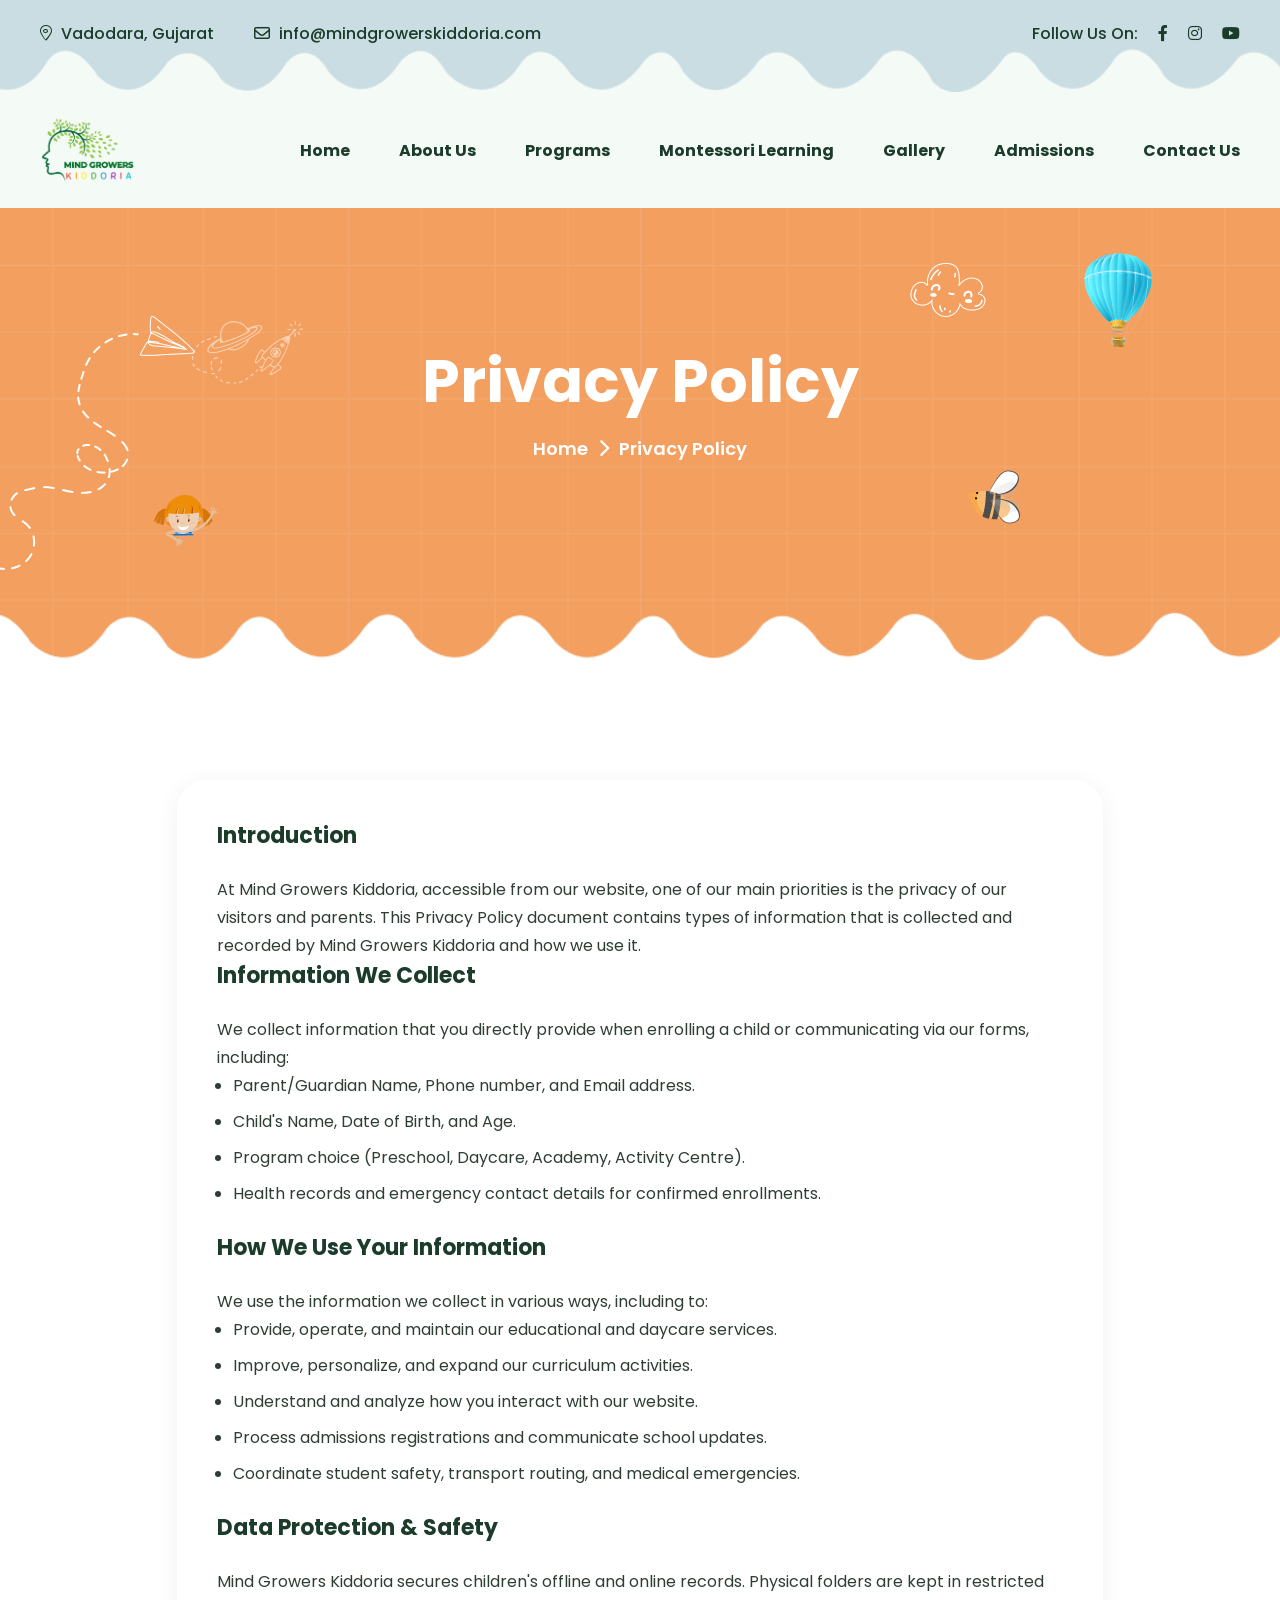
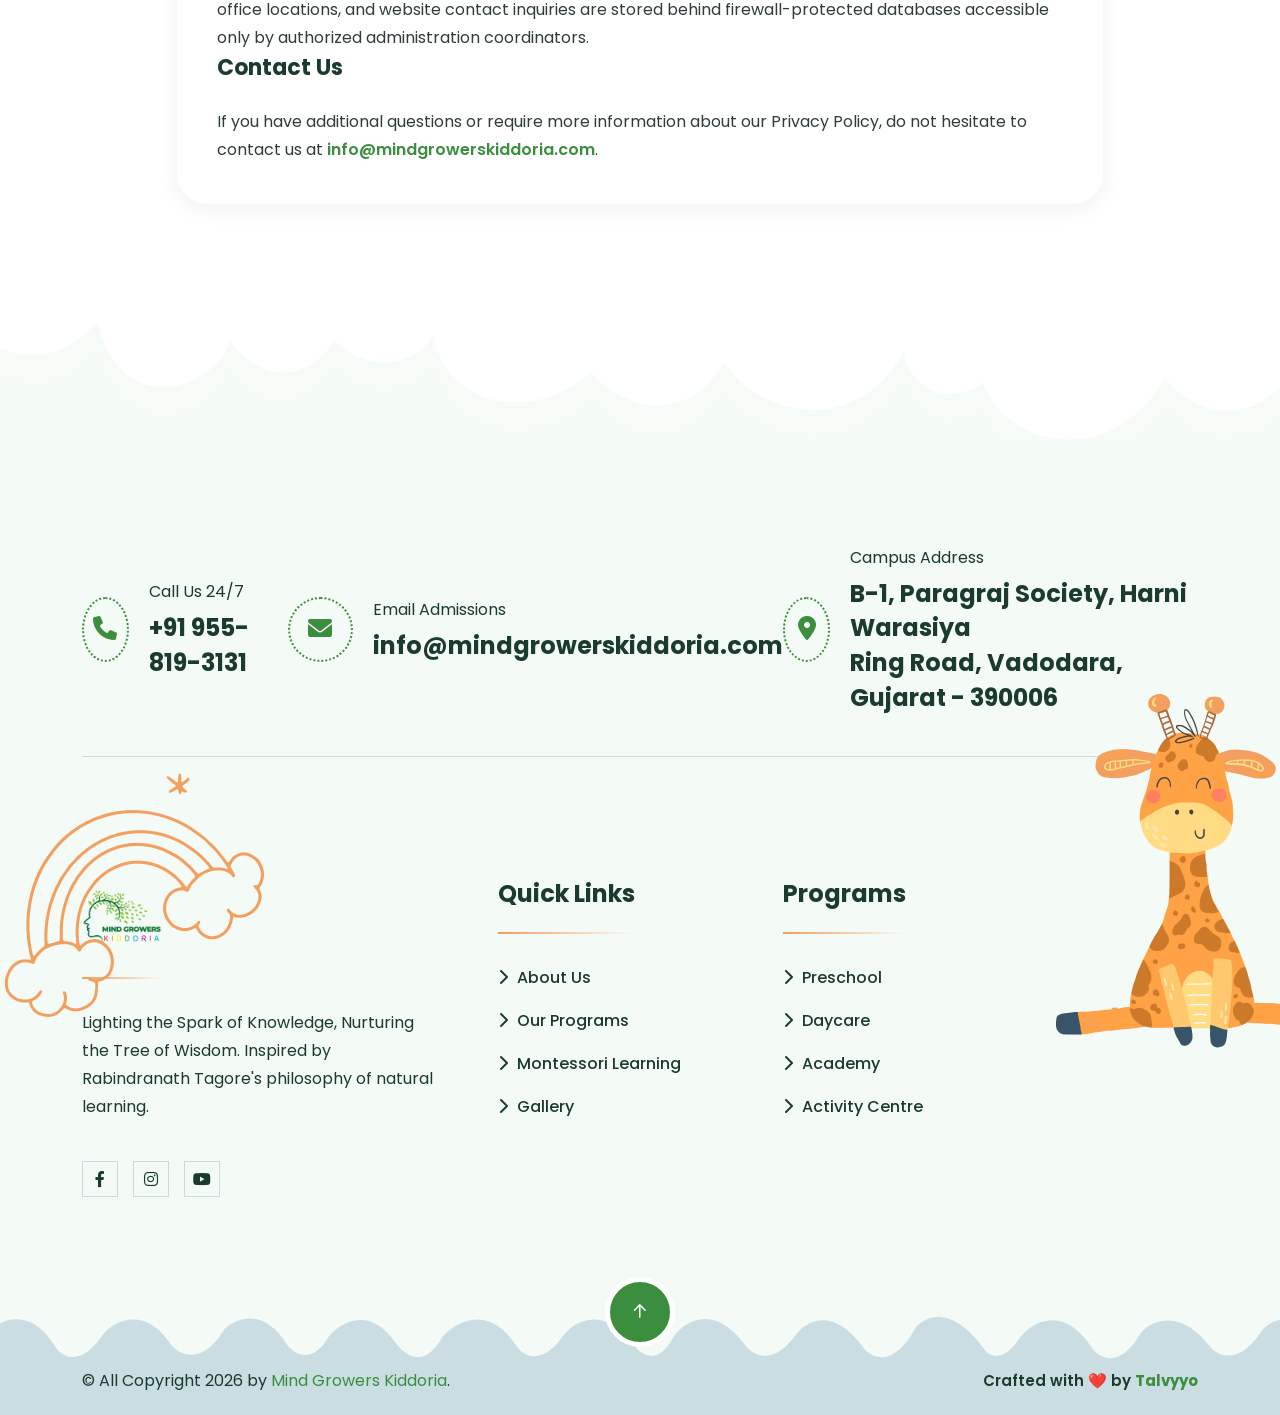
<file: privacy-policy.html>
<!DOCTYPE html>
<html lang="en">
    <!--<< Header Area >>-->
    <head>
        <!-- ========== Meta Tags ========== -->
        <meta charset="UTF-8">
        <meta http-equiv="X-UA-Compatible" content="IE=edge">
        <meta name="viewport" content="width=device-width, initial-scale=1">
        <meta name="author" content="gramentheme">
        <meta name="description" content="Mind Growers Kiddoria is a nature-inspired preschool based on Rabindranath Tagore's philosophy and Montessori education, focusing on holistic child development, hands-on activities, and parent partnership.">
        <!-- ======== Page title ============ -->
        <title>Mind Growers Kiddoria - Nature-Inspired Preschool</title>
        <!--<< Favcion >>-->
        <link rel="shortcut icon" href="assets/img/favicon.png">
        <!--<< Bootstrap min.css >>-->
        <link rel="stylesheet" href="assets/css/bootstrap.min.css">
        <!--<< All Min Css >>-->
        <link rel="stylesheet" href="assets/css/all.min.css">
        <!--<< Animate.css >>-->
        <link rel="stylesheet" href="assets/css/animate.css">
        <!--<< Icomoon.css >>-->
        <link rel="stylesheet" href="assets/css/icomoon.css">
        <!--<< Magnific Popup.css >>-->
        <link rel="stylesheet" href="assets/css/magnific-popup.css">
        <!--<< MeanMenu.css >>-->
        <link rel="stylesheet" href="assets/css/meanmenu.css">
        <!--<< Swiper Bundle.css >>-->
        <link rel="stylesheet" href="assets/css/swiper-bundle.min.css">
        <!--<< Nice Select.css >>-->
        <link rel="stylesheet" href="assets/css/nice-select.css">
        <!--<< Main.css >>-->
        <link rel="stylesheet" href="assets/css/main.css">
        <link rel="stylesheet" href="assets/css/custom.css">
    </head>
    <body>

        <!-- Preloader Start -->
        <div id="preloader" class="preloader">
            <div class="animation-preloader">
                <div class="spinner">                
                </div>
                                <div class="txt-loading">
                    <span data-text-preloader="M" class="letters-loading">
                        M
                    </span>
                    <span data-text-preloader="I" class="letters-loading">
                        I
                    </span>
                    <span data-text-preloader="N" class="letters-loading">
                        N
                    </span>
                    <span data-text-preloader="D" class="letters-loading">
                        D
                    </span>
                    <span data-text-preloader="&nbsp;" class="letters-loading">
                        &nbsp;
                    </span>
                    <span data-text-preloader="G" class="letters-loading">
                        G
                    </span>
                    <span data-text-preloader="R" class="letters-loading">
                        R
                    </span>
                    <span data-text-preloader="O" class="letters-loading">
                        O
                    </span>
                    <span data-text-preloader="W" class="letters-loading">
                        W
                    </span>
                    <span data-text-preloader="E" class="letters-loading">
                        E
                    </span>
                    <span data-text-preloader="R" class="letters-loading">
                        R
                    </span>
                    <span data-text-preloader="S" class="letters-loading">
                        S
                    </span>
                    <span data-text-preloader="&nbsp;" class="letters-loading">
                        &nbsp;
                    </span>
                    <span data-text-preloader="K" class="letters-loading">
                        K
                    </span>
                    <span data-text-preloader="I" class="letters-loading">
                        I
                    </span>
                    <span data-text-preloader="D" class="letters-loading">
                        D
                    </span>
                    <span data-text-preloader="D" class="letters-loading">
                        D
                    </span>
                    <span data-text-preloader="O" class="letters-loading">
                        O
                    </span>
                    <span data-text-preloader="R" class="letters-loading">
                        R
                    </span>
                    <span data-text-preloader="I" class="letters-loading">
                        I
                    </span>
                    <span data-text-preloader="A" class="letters-loading">
                        A
                    </span>
                </div>
                <p class="text-center">Loading</p>
            </div>
            <div class="loader">
                <div class="row">
                    <div class="col-3 loader-section section-left">
                        <div class="bg"></div>
                    </div>
                    <div class="col-3 loader-section section-left">
                        <div class="bg"></div>
                    </div>
                    <div class="col-3 loader-section section-right">
                        <div class="bg"></div>
                    </div>
                    <div class="col-3 loader-section section-right">
                        <div class="bg"></div>
                    </div>
                </div>
            </div>
        </div>

        <!-- Offcanvas Area Start -->
        <div class="fix-area">
            <div class="offcanvas__info">
                <div class="offcanvas__wrapper">
                    <div class="offcanvas__content">
                        <div class="offcanvas__top mb-5 d-flex justify-content-between align-items-center">
                            <div class="offcanvas__logo">
                                <a href="index.html">
                                    <img src="assets/img/logo/logo.png" alt="logo-img" style="max-height: 80px;">
                                </a>
                            </div>
                            <div class="offcanvas__close">
                                <button>
                                <i class="fas fa-times"></i>
                                </button>
                            </div>
                        </div>
                        <p class="text d-none d-xl-block">
                            Nurturing the Tree of Wisdom, Lighting the Spark of Knowledge. Nature-inspired learning based on Tagore's philosophy.
                        </p>
                        <div class="mobile-menu fix mb-3"></div>
                        <div class="offcanvas__contact">
                            <h4>Contact Info</h4>
                            <ul>
                                <li class="d-flex align-items-center">
                                    <div class="offcanvas__contact-icon">
                                        <i class="fal fa-map-marker-alt"></i>
                                    </div>
                                    <div class="offcanvas__contact-text">
                                        <a target="_blank" href="contact.html">Vadodara, Gujarat</a>
                                    </div>
                                </li>
                                <li class="d-flex align-items-center">
                                    <div class="offcanvas__contact-icon mr-15">
                                        <i class="fal fa-envelope"></i>
                                    </div>
                                    <div class="offcanvas__contact-text">
                                        <a href="mailto:info@mindgrowerskiddoria.com">info@mindgrowerskiddoria.com</a>
                                    </div>
                                </li>
                                <li class="d-flex align-items-center">
                                    <div class="offcanvas__contact-icon mr-15">
                                        <i class="fal fa-clock"></i>
                                    </div>
                                    <div class="offcanvas__contact-text">
                                        <a target="_blank" href="#">Mon - Fri: 08:30 AM - 08:30 PM</a>
                                    </div>
                                </li>
                                <li class="d-flex align-items-center">
                                    <div class="offcanvas__contact-icon mr-15">
                                        <i class="far fa-phone"></i>
                                    </div>
                                    <div class="offcanvas__contact-text">
                                        <a href="tel:+919558193131">+91 955-819-3131</a>
                                    </div>
                                </li>
                            </ul>
                            <div class="header-button mt-4">
                                <a href="contact.html" class="theme-btn text-center">
                                    <span>Enroll Now <i class="fa-solid fa-arrow-right-long"></i></span>
                                </a>
                            </div>
                            <div class="social-icon d-flex align-items-center">
                        <a href="https://www.facebook.com/share/18hreGQQ5e/" target="_blank"><i class="fab fa-facebook-f"></i></a>
                        <a href="https://www.instagram.com/mindgrowerskiddoria_26?igsh=MW5sZTBxbThkbzNxbQ==" target="_blank"><i class="fab fa-instagram"></i></a>
                        <a href="https://youtube.com/@mindgrowerskiddoria?si=B4-J8X_j2FUu4_qQ" target="_blank"><i class="fab fa-youtube"></i></a>
                    </div>
                        </div>
                    </div>
                </div>
            </div>
        </div>
        <div class="offcanvas__overlay"></div>

        <!-- Header Top Section Start -->
        <div class="header-top-section">
            <div class="header-top-shape">
                <img src="assets/img/header-top-shape.png" alt="shape-img">
            </div>
            <div class="container-fluid">
                <div class="header-top-wrapper">
                    <ul class="contact-list">
                        <li>
                            <i class="fal fa-map-marker-alt"></i>
                            Vadodara, Gujarat
                        </li>
                        <li>
                            <i class="far fa-envelope"></i>
                            <a href="mailto:info@mindgrowerskiddoria.com" class="link">info@mindgrowerskiddoria.com</a>
                        </li>
                    </ul>
                    <div class="social-icon d-flex align-items-center">
                        <span>Follow Us On:</span>
                        <a href="https://www.facebook.com/share/18hreGQQ5e/" target="_blank"><i class="fab fa-facebook-f"></i></a>
                        <a href="https://www.instagram.com/mindgrowerskiddoria_26?igsh=MW5sZTBxbThkbzNxbQ==" target="_blank"><i class="fab fa-instagram"></i></a>
                        <a href="https://youtube.com/@mindgrowerskiddoria?si=B4-J8X_j2FUu4_qQ" target="_blank"><i class="fab fa-youtube"></i></a>
                    </div>
                </div>
            </div>
        </div>

        <!-- Header Section Start -->
        <header id="header-sticky" class="header-1">
            <div class="container-fluid">
                <div class="mega-menu-wrapper">
                    <div class="header-main style-2">
                        <div class="header-left">
                            <div class="logo">
                                <a href="index.html" class="header-logo">
                                    <img src="assets/img/logo/logo.png" alt="logo-img" style="max-height: 70px;">
                                </a>
                            </div>
                        </div>
                        <div class="header-right d-flex justify-content-end align-items-center">
                            <div class="mean__menu-wrapper">
                                <div class="main-menu">
                                    <nav id="mobile-menu">
                                        <ul>
                                            <li><a href="index.html">Home</a></li>
                                            <li><a href="about.html">About Us</a></li>
                                            <li><a href="program.html">Programs</a></li>
                                            <li><a href="montessori-learning.html">Montessori Learning</a></li>
                                            <li><a href="gallery.html">Gallery</a></li>
                                            <li><a href="admissions.html">Admissions</a></li>
                                            <li><a href="contact.html">Contact Us</a></li>
                                        </ul>
                                    </nav>
                                </div>
                            </div>
                            <div class="header-button">
                                <a href="contact.html" class="theme-btn">
                                    <span>
                                        Book A Visit
                                        <i class="fa-solid fa-arrow-right-long"></i>
                                    </span>
                                </a>
                            </div>
                            <div class="header__hamburger d-xl-none my-auto">
                                <div class="sidebar__toggle">
                                    <i class="fas fa-bars"></i>
                                </div>
                            </div>
                        </div>
                    </div>
                </div>
            </div>
        </header>

        <!-- Search Area Start -->
        <div class="search-wrap">
            <div class="search-inner">
                <i class="fas fa-times search-close" id="search-close"></i>
                <div class="search-cell">
                    <form method="get">
                        <div class="search-field-holder">
                            <input type="search" class="main-search-input" placeholder="Search...">
                        </div>
                    </form>
                </div>
            </div>
        </div>

        <!--<< Breadcrumb Section Start >>-->
        <div class="breadcrumb-wrapper bg-cover has-floating-leaves" style="background-image: url('assets/img/breadcrumb.png');">
            <div class="line-shape">
                <img src="assets/img/breadcrumb-shape/line.png" alt="shape-img">
            </div>
            <div class="plane-shape float-bob-y">
                <img src="assets/img/breadcrumb-shape/plane.png" alt="shape-img">
            </div>
            <div class="doll-shape float-bob-x">
                <img src="assets/img/breadcrumb-shape/doll.png" alt="shape-img">
            </div>
            <div class="parasuit-shape float-bob-y">
                <img src="assets/img/breadcrumb-shape/parasuit.png" alt="shape-img">
            </div>
            <div class="frame-shape">
                <img src="assets/img/breadcrumb-shape/frame.png" alt="shape-img">
            </div>
            <div class="bee-shape float-bob-x">
                <img src="assets/img/breadcrumb-shape/bee.png" alt="shape-img">
            </div>
            <div class="container">
                <div class="page-heading">
                    <h1 class="wow fadeInUp" data-wow-delay=".3s">Privacy Policy</h1>
                    <ul class="breadcrumb-items wow fadeInUp" data-wow-delay=".5s">
                        <li>
                            <a href="index.html">
                                Home
                            </a>
                        </li>
                        <li>
                            <i class="fas fa-chevron-right"></i>
                        </li>
                        <li>
                            Privacy Policy
                        </li>
                    </ul>
                </div>
            </div>
        </div>

        <!-- Privacy Policy Content Section Start -->
        <section class="privacy-section section-padding">
            <div class="container">
                <div class="row justify-content-center">
                    <div class="col-lg-10">
                        <div class="privacy-content-box" style="background: var(--white); padding: 40px; border-radius: 30px; box-shadow: var(--box-shadow);">
                            <h3 class="mb-4" style="color: var(--header);">Introduction</h3>
                            <p class="mb-30">At Mind Growers Kiddoria, accessible from our website, one of our main priorities is the privacy of our visitors and parents. This Privacy Policy document contains types of information that is collected and recorded by Mind Growers Kiddoria and how we use it.</p>
                            
                            <h3 class="mb-4" style="color: var(--header);">Information We Collect</h3>
                            <p class="mb-30">We collect information that you directly provide when enrolling a child or communicating via our forms, including:
                                <ul class="list-area mb-4 ms-3" style="list-style-type: disc;">
                                    <li class="mb-2">Parent/Guardian Name, Phone number, and Email address.</li>
                                    <li class="mb-2">Child's Name, Date of Birth, and Age.</li>
                                    <li class="mb-2">Program choice (Preschool, Daycare, Academy, Activity Centre).</li>
                                    <li class="mb-2">Health records and emergency contact details for confirmed enrollments.</li>
                                </ul>
                            </p>

                            <h3 class="mb-4" style="color: var(--header);">How We Use Your Information</h3>
                            <p class="mb-30">We use the information we collect in various ways, including to:
                                <ul class="list-area mb-4 ms-3" style="list-style-type: disc;">
                                    <li class="mb-2">Provide, operate, and maintain our educational and daycare services.</li>
                                    <li class="mb-2">Improve, personalize, and expand our curriculum activities.</li>
                                    <li class="mb-2">Understand and analyze how you interact with our website.</li>
                                    <li class="mb-2">Process admissions registrations and communicate school updates.</li>
                                    <li class="mb-2">Coordinate student safety, transport routing, and medical emergencies.</li>
                                </ul>
                            </p>

                            <h3 class="mb-4" style="color: var(--header);">Data Protection & Safety</h3>
                            <p class="mb-30">Mind Growers Kiddoria secures children's offline and online records. Physical folders are kept in restricted office locations, and website contact inquiries are stored behind firewall-protected databases accessible only by authorized administration coordinators.</p>

                            <h3 class="mb-4" style="color: var(--header);">Contact Us</h3>
                            <p class="mb-0">If you have additional questions or require more information about our Privacy Policy, do not hesitate to contact us at <a href="mailto:info@mindgrowerskiddoria.com" style="color: var(--theme); font-weight: 600;">info@mindgrowerskiddoria.com</a>.</p>
                        </div>
                    </div>
                </div>
            </div>
        </section>

        <!--<< Footer Section Start >>-->
        <footer class="footer-section section-bg fix">
            <div class="footer-top-shape">
                <img src="assets/img/footer-top.png" alt="shape-img">
            </div>
            <div class="frame-shape">
                <img src="assets/img/frame.png" alt="shape-img">
            </div>
            <div class="zebra-shape float-bob-y">
                <img src="assets/img/about/zebra.png" alt="shape-img">
            </div>
            <div class="container">
                <div class="contact-info-area">
                    <div class="contact-info-items wow fadeInUp" data-wow-delay=".3s">
                        <div class="icon">
                            <i class="fa-solid fa-phone" style="font-size: 24px; color: var(--theme);"></i>
                        </div>
                        <div class="content">
                            <p>Call Us 24/7</p>
                            <h3>
                                <a href="tel:+919558193131">+91 955-819-3131</a>
                            </h3>
                        </div>
                    </div>
                    <div class="contact-info-items wow fadeInUp" data-wow-delay=".5s">
                        <div class="icon">
                            <i class="fa-solid fa-envelope" style="font-size: 24px; color: var(--theme);"></i>
                        </div>
                        <div class="content">
                            <p>Email Admissions</p>
                            <h3>
                                <a href="mailto:info@mindgrowerskiddoria.com">info@mindgrowerskiddoria.com</a>
                            </h3>
                        </div>
                    </div>
                    <div class="contact-info-items wow fadeInUp" data-wow-delay=".7s">
                        <div class="icon">
                            <i class="fa-solid fa-location-dot" style="font-size: 24px; color: var(--theme);"></i>
                        </div>
                        <div class="content">
                            <p>Campus Address</p>
                            <h3>
                                B-1, Paragraj Society, Harni Warasiya<br>Ring Road, Vadodara, Gujarat - 390006
                            </h3>
                        </div>
                    </div>
                </div>    
            </div>
            <div class="footer-widgets-wrapper">
                <div class="container">
                    <div class="row">
                        <div class="col-xl-4 col-lg-4 col-md-6 wow fadeInUp" data-wow-delay=".3s">
                            <div class="single-footer-widget">
                                <div class="widget-head">
                                    <a href="index.html">
                                        <img src="assets/img/logo/logo.png" alt="logo-img" class="footer-logo-img" style="max-height: 80px;">
                                    </a>
                                </div>
                                <div class="footer-content">
                                    <p>
                                        Lighting the Spark of Knowledge, Nurturing the Tree of Wisdom. Inspired by Rabindranath Tagore's philosophy of natural learning.
                                    </p>
                                    <div class="social-icon d-flex align-items-center">
                        <a href="https://www.facebook.com/share/18hreGQQ5e/" target="_blank"><i class="fab fa-facebook-f"></i></a>
                        <a href="https://www.instagram.com/mindgrowerskiddoria_26?igsh=MW5sZTBxbThkbzNxbQ==" target="_blank"><i class="fab fa-instagram"></i></a>
                        <a href="https://youtube.com/@mindgrowerskiddoria?si=B4-J8X_j2FUu4_qQ" target="_blank"><i class="fab fa-youtube"></i></a>
                    </div>
                                </div>
                            </div>
                        </div>
                        <div class="col-xl-3 col-lg-4 col-md-6 ps-lg-5 wow fadeInUp" data-wow-delay=".5s">
                            <div class="single-footer-widget">
                                <div class="widget-head">
                                    <h3>Quick Links</h3>
                                </div>
                                <ul class="list-area">
                                    <li>
                                        <a href="about.html">
                                            <i class="fa-solid fa-chevron-right"></i>
                                            About Us
                                        </a>
                                    </li>
                                    <li>
                                        <a href="program.html">
                                            <i class="fa-solid fa-chevron-right"></i>
                                            Our Programs
                                        </a>
                                    </li>
                                    <li>
                                        <a href="montessori-learning.html">
                                            <i class="fa-solid fa-chevron-right"></i>
                                            Montessori Learning
                                        </a>
                                    </li>
                                    <li>
                                        <a href="gallery.html">
                                            <i class="fa-solid fa-chevron-right"></i>
                                            Gallery
                                        </a>
                                    </li>
                                </ul>
                            </div>
                        </div>
                        <div class="col-xl-3 col-lg-4 col-md-6 ps-lg-5 wow fadeInUp" data-wow-delay=".5s">
                            <div class="single-footer-widget">
                                <div class="widget-head">
                                    <h3>Programs</h3>
                                </div>
                                <ul class="list-area">
                                    <li>
                                        <a href="program.html">
                                            <i class="fa-solid fa-chevron-right"></i>
                                            Preschool
                                        </a>
                                    </li>
                                    <li>
                                        <a href="program.html">
                                            <i class="fa-solid fa-chevron-right"></i>
                                            Daycare
                                        </a>
                                    </li>
                                    <li>
                                        <a href="program.html">
                                            <i class="fa-solid fa-chevron-right"></i>
                                            Academy
                                        </a>
                                    </li>
                                    <li>
                                        <a href="program.html">
                                            <i class="fa-solid fa-chevron-right"></i>
                                            Activity Centre
                                        </a>
                                    </li>
                                </ul>
                            </div>
                        </div>
                    </div>
                </div>
            </div>
            <div class="footer-bottom">
                <div class="f-bottom-shape">
                    <img src="assets/img/footer-bottom.png" alt="shape-img">
                </div>
                <div class="container">
                    <div class="footer-wrapper d-flex align-items-center justify-content-between">
                        <p class="wow fadeInLeft color-2" data-wow-delay=".3s">
                            © All Copyright 2026 by <a href="index.html">Mind Growers Kiddoria</a>.
                        </p>
                        <div class="footer-crafted wow fadeInRight" data-wow-delay=".5s" style="color: var(--header); font-size: 15px; font-weight: 600;">
                            Crafted with ❤️ by <a href="https://talvyyo.com" target="_blank" rel="noopener noreferrer" style="color: var(--theme); font-weight: 700; text-decoration: none;">Talvyyo</a>
                        </div>
                    </div>
                </div>
                <a href="#" id="scrollUp" class="scroll-icon">
                    <i class="far fa-arrow-up"></i>
                </a>
            </div>
        </footer>

        <!--<< All JS Plugins >>-->
        <script src="assets/js/jquery-3.7.1.min.js"></script>
        <!--<< Viewport Js >>-->
        <script src="assets/js/viewport.jquery.js"></script>
        <!--<< Bootstrap Js >>-->
        <script src="assets/js/bootstrap.bundle.min.js"></script>
        <!--<< Nice Select Js >>-->
        <script src="assets/js/jquery.nice-select.min.js"></script>
        <!--<< Waypoints Js >>-->
        <script src="assets/js/jquery.waypoints.js"></script>
        <!--<< Counterup Js >>-->
        <script src="assets/js/jquery.counterup.min.js"></script>
        <!--<< Swiper Slider Js >>-->
        <script src="assets/js/swiper-bundle.min.js"></script>
        <!--<< MeanMenu Js >>-->
        <script src="assets/js/jquery.meanmenu.min.js"></script>
        <!--<< Magnific Popup Js >>-->
        <script src="assets/js/jquery.magnific-popup.min.js"></script>
        <!--<< Wow Animation Js >>-->
        <script src="assets/js/wow.min.js"></script>
        <!--<< Main.js >>-->
        <script src="assets/js/main.js"></script>
    </body>
</html>
</file>
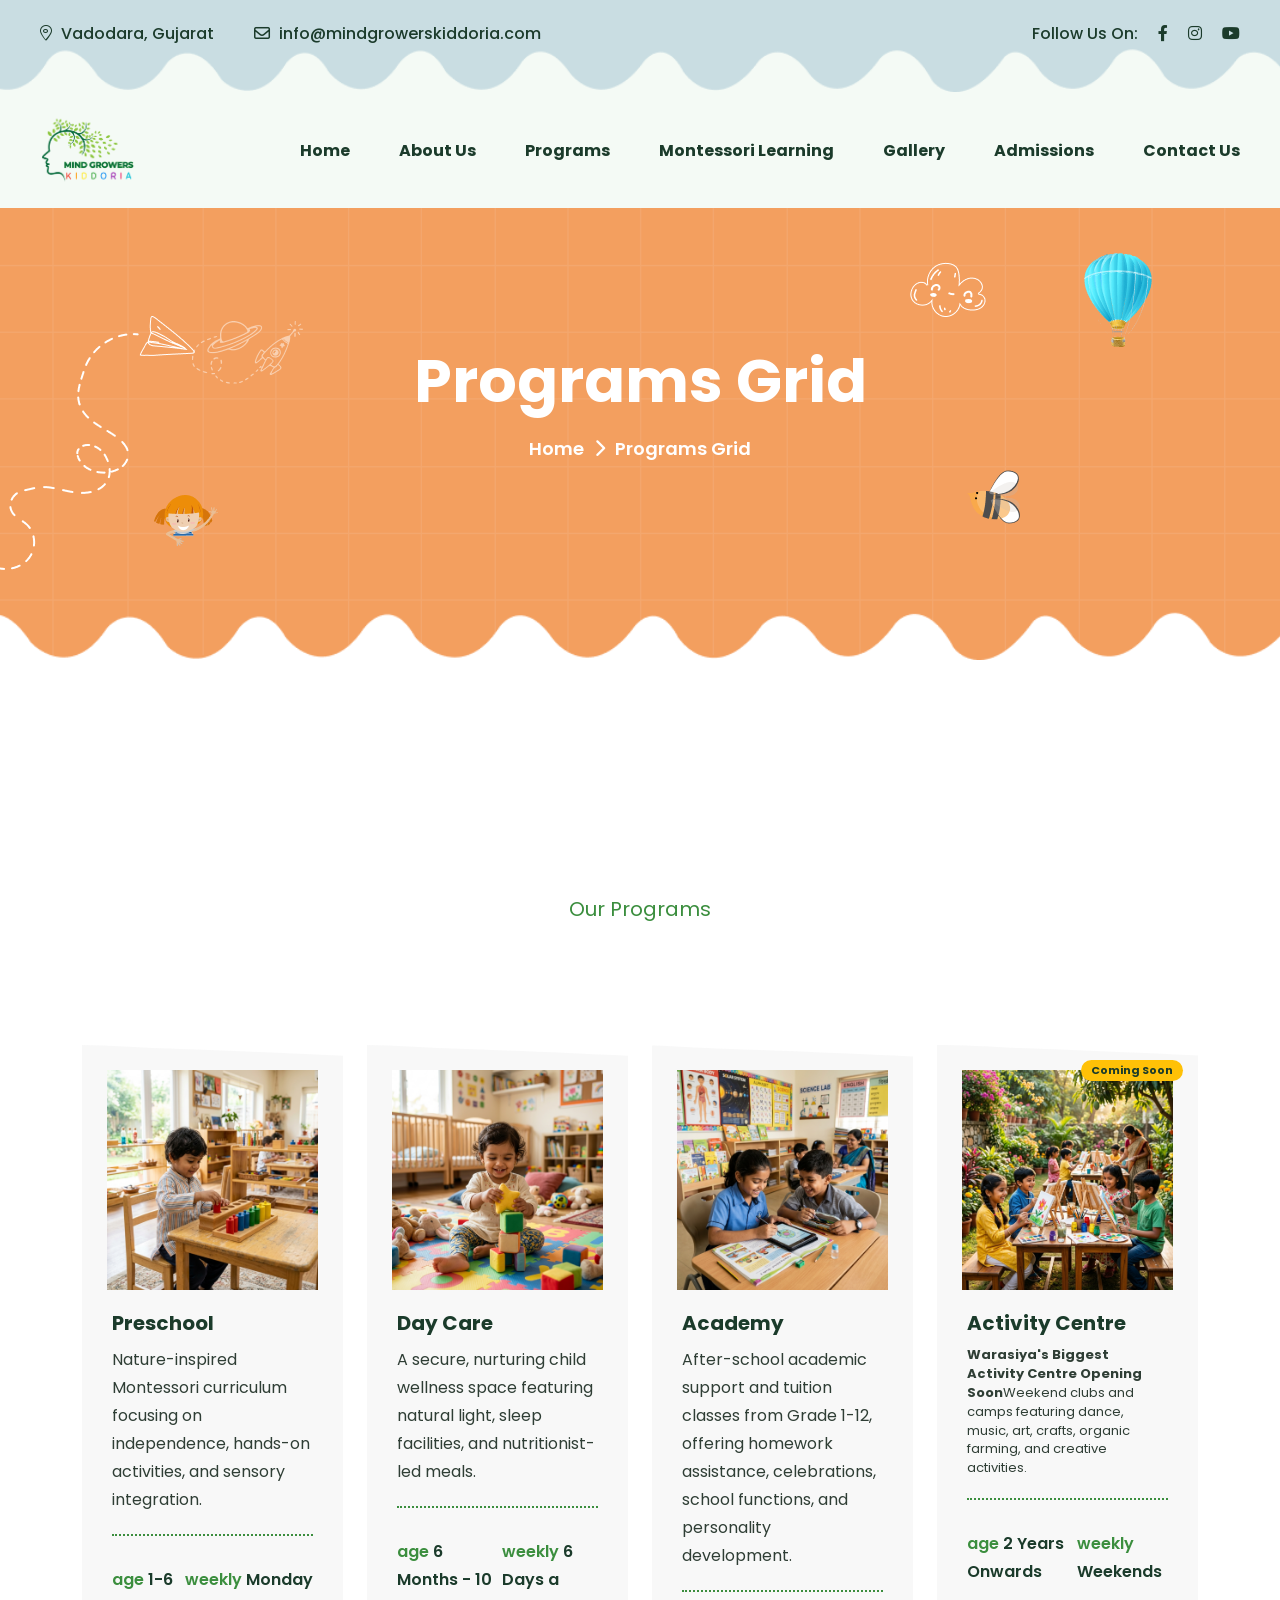
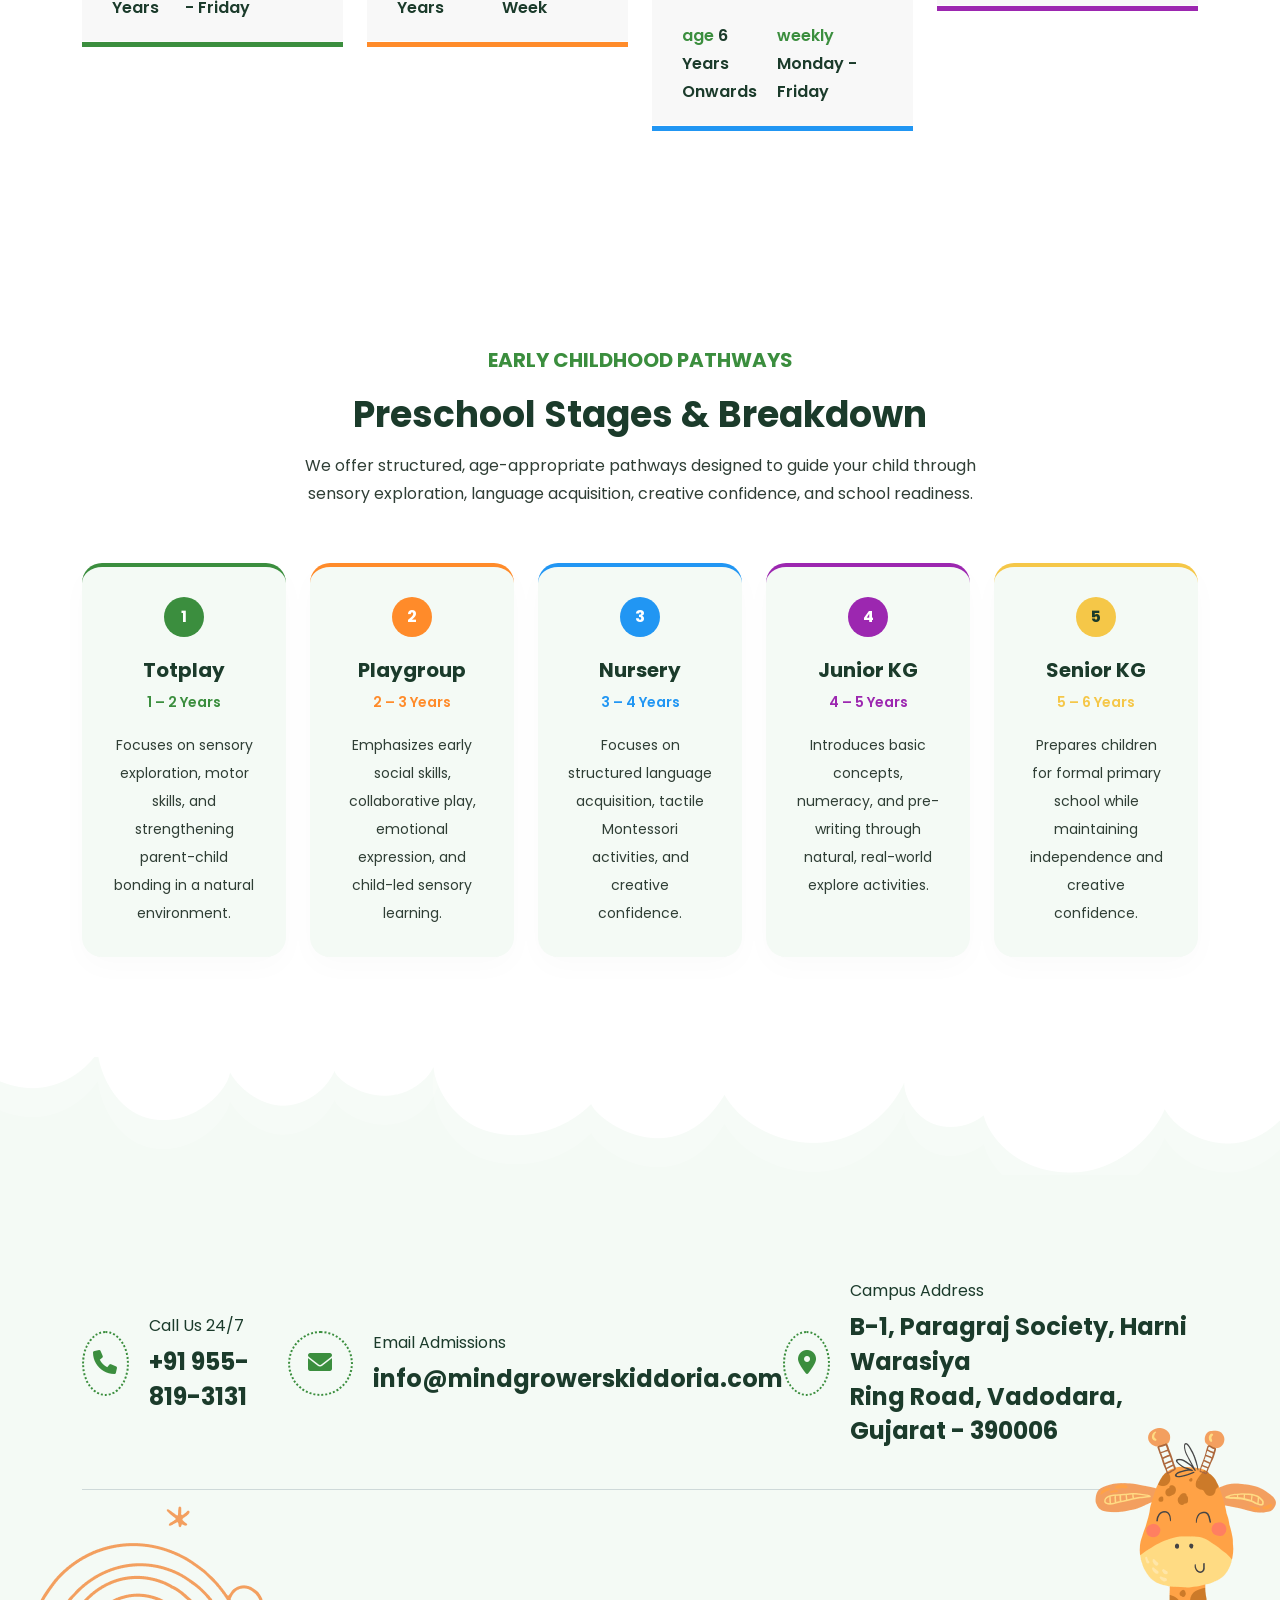
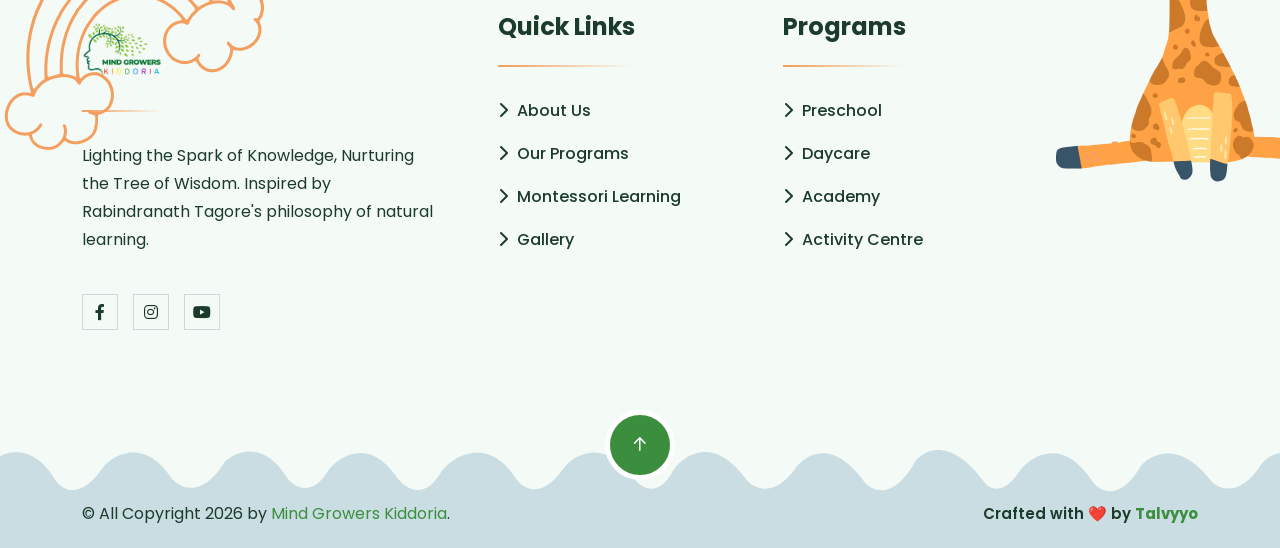
<file: program-academy.html>
<!DOCTYPE html>
<html lang="en">
    <!--<< Header Area >>-->
    <head>
        <!-- ========== Meta Tags ========== -->
        <meta charset="UTF-8">
        <meta http-equiv="X-UA-Compatible" content="IE=edge">
        <meta name="viewport" content="width=device-width, initial-scale=1">
        <meta name="author" content="gramentheme">
        <meta name="description" content="Mind Growers Kiddoria is a nature-inspired preschool based on Rabindranath Tagore's philosophy and Montessori education, focusing on holistic child development, hands-on activities, and parent partnership.">
        <!-- ======== Page title ============ -->
        <title>Mind Growers Kiddoria - Nature-Inspired Preschool</title>
        <!--<< Favcion >>-->
        <link rel="shortcut icon" href="assets/img/favicon.png">
        <!--<< Bootstrap min.css >>-->
        <link rel="stylesheet" href="assets/css/bootstrap.min.css">
        <!--<< All Min Css >>-->
        <link rel="stylesheet" href="assets/css/all.min.css">
        <!--<< Animate.css >>-->
        <link rel="stylesheet" href="assets/css/animate.css">
        <!--<< Icomoon.css >>-->
        <link rel="stylesheet" href="assets/css/icomoon.css">
        <!--<< Magnific Popup.css >>-->
        <link rel="stylesheet" href="assets/css/magnific-popup.css">
        <!--<< MeanMenu.css >>-->
        <link rel="stylesheet" href="assets/css/meanmenu.css">
        <!--<< Swiper Bundle.css >>-->
        <link rel="stylesheet" href="assets/css/swiper-bundle.min.css">
        <!--<< Nice Select.css >>-->
        <link rel="stylesheet" href="assets/css/nice-select.css">
        <!--<< Main.css >>-->
        <link rel="stylesheet" href="assets/css/main.css">
        <link rel="stylesheet" href="assets/css/custom.css">
    </head>
    <body>

        <!-- Preloader Start -->
        <div id="preloader" class="preloader">
            <div class="animation-preloader">
                <div class="spinner">                
                </div>
                                <div class="txt-loading">
                    <span data-text-preloader="M" class="letters-loading">
                        M
                    </span>
                    <span data-text-preloader="I" class="letters-loading">
                        I
                    </span>
                    <span data-text-preloader="N" class="letters-loading">
                        N
                    </span>
                    <span data-text-preloader="D" class="letters-loading">
                        D
                    </span>
                    <span data-text-preloader="&nbsp;" class="letters-loading">
                        &nbsp;
                    </span>
                    <span data-text-preloader="G" class="letters-loading">
                        G
                    </span>
                    <span data-text-preloader="R" class="letters-loading">
                        R
                    </span>
                    <span data-text-preloader="O" class="letters-loading">
                        O
                    </span>
                    <span data-text-preloader="W" class="letters-loading">
                        W
                    </span>
                    <span data-text-preloader="E" class="letters-loading">
                        E
                    </span>
                    <span data-text-preloader="R" class="letters-loading">
                        R
                    </span>
                    <span data-text-preloader="S" class="letters-loading">
                        S
                    </span>
                    <span data-text-preloader="&nbsp;" class="letters-loading">
                        &nbsp;
                    </span>
                    <span data-text-preloader="K" class="letters-loading">
                        K
                    </span>
                    <span data-text-preloader="I" class="letters-loading">
                        I
                    </span>
                    <span data-text-preloader="D" class="letters-loading">
                        D
                    </span>
                    <span data-text-preloader="D" class="letters-loading">
                        D
                    </span>
                    <span data-text-preloader="O" class="letters-loading">
                        O
                    </span>
                    <span data-text-preloader="R" class="letters-loading">
                        R
                    </span>
                    <span data-text-preloader="I" class="letters-loading">
                        I
                    </span>
                    <span data-text-preloader="A" class="letters-loading">
                        A
                    </span>
                </div>
                <p class="text-center">Loading</p>
            </div>
            <div class="loader">
                <div class="row">
                    <div class="col-3 loader-section section-left">
                        <div class="bg"></div>
                    </div>
                    <div class="col-3 loader-section section-left">
                        <div class="bg"></div>
                    </div>
                    <div class="col-3 loader-section section-right">
                        <div class="bg"></div>
                    </div>
                    <div class="col-3 loader-section section-right">
                        <div class="bg"></div>
                    </div>
                </div>
            </div>
        </div>

        <!-- Offcanvas Area Start -->
        <div class="fix-area">
            <div class="offcanvas__info">
                <div class="offcanvas__wrapper">
                    <div class="offcanvas__content">
                        <div class="offcanvas__top mb-5 d-flex justify-content-between align-items-center">
                            <div class="offcanvas__logo">
                                <a href="index.html">
                                    <img src="assets/img/logo/logo.png" alt="logo-img" style="max-height: 80px;">
                                </a>
                            </div>
                            <div class="offcanvas__close">
                                <button>
                                <i class="fas fa-times"></i>
                                </button>
                            </div>
                        </div>
                        <p class="text d-none d-xl-block">
                            Nurturing the Tree of Wisdom, Lighting the Spark of Knowledge. Nature-inspired learning based on Tagore's philosophy.
                        </p>
                        <div class="mobile-menu fix mb-3"></div>
                        <div class="offcanvas__contact">
                            <h4>Contact Info</h4>
                            <ul>
                                <li class="d-flex align-items-center">
                                    <div class="offcanvas__contact-icon">
                                        <i class="fal fa-map-marker-alt"></i>
                                    </div>
                                    <div class="offcanvas__contact-text">
                                        <a target="_blank" href="contact.html">Vadodara, Gujarat</a>
                                    </div>
                                </li>
                                <li class="d-flex align-items-center">
                                    <div class="offcanvas__contact-icon mr-15">
                                        <i class="fal fa-envelope"></i>
                                    </div>
                                    <div class="offcanvas__contact-text">
                                        <a href="mailto:info@mindgrowerskiddoria.com">info@mindgrowerskiddoria.com</a>
                                    </div>
                                </li>
                                <li class="d-flex align-items-center">
                                    <div class="offcanvas__contact-icon mr-15">
                                        <i class="fal fa-clock"></i>
                                    </div>
                                    <div class="offcanvas__contact-text">
                                        <a target="_blank" href="#">Mon - Fri: 08:30 AM - 08:30 PM</a>
                                    </div>
                                </li>
                                <li class="d-flex align-items-center">
                                    <div class="offcanvas__contact-icon mr-15">
                                        <i class="far fa-phone"></i>
                                    </div>
                                    <div class="offcanvas__contact-text">
                                        <a href="tel:+919558193131">+91 955-819-3131</a>
                                    </div>
                                </li>
                            </ul>
                            <div class="header-button mt-4">
                                <a href="contact.html" class="theme-btn text-center">
                                    <span>Enroll Now <i class="fa-solid fa-arrow-right-long"></i></span>
                                </a>
                            </div>
                            <div class="social-icon d-flex align-items-center">
                        <a href="https://www.facebook.com/share/18hreGQQ5e/" target="_blank"><i class="fab fa-facebook-f"></i></a>
                        <a href="https://www.instagram.com/mindgrowerskiddoria_26?igsh=MW5sZTBxbThkbzNxbQ==" target="_blank"><i class="fab fa-instagram"></i></a>
                        <a href="https://youtube.com/@mindgrowerskiddoria?si=B4-J8X_j2FUu4_qQ" target="_blank"><i class="fab fa-youtube"></i></a>
                    </div>
                        </div>
                    </div>
                </div>
            </div>
        </div>
        <div class="offcanvas__overlay"></div>

        <!-- Header Top Section Start -->
        <div class="header-top-section">
            <div class="header-top-shape">
                <img src="assets/img/header-top-shape.png" alt="shape-img">
            </div>
            <div class="container-fluid">
                <div class="header-top-wrapper">
                    <ul class="contact-list">
                        <li>
                            <i class="fal fa-map-marker-alt"></i>
                            Vadodara, Gujarat
                        </li>
                        <li>
                            <i class="far fa-envelope"></i>
                            <a href="mailto:info@mindgrowerskiddoria.com" class="link">info@mindgrowerskiddoria.com</a>
                        </li>
                    </ul>
                    <div class="social-icon d-flex align-items-center">
                        <span>Follow Us On:</span>
                        <a href="https://www.facebook.com/share/18hreGQQ5e/" target="_blank"><i class="fab fa-facebook-f"></i></a>
                        <a href="https://www.instagram.com/mindgrowerskiddoria_26?igsh=MW5sZTBxbThkbzNxbQ==" target="_blank"><i class="fab fa-instagram"></i></a>
                        <a href="https://youtube.com/@mindgrowerskiddoria?si=B4-J8X_j2FUu4_qQ" target="_blank"><i class="fab fa-youtube"></i></a>
                    </div>
                </div>
            </div>
        </div>

        <!-- Header Section Start -->
        <header id="header-sticky" class="header-1">
            <div class="container-fluid">
                <div class="mega-menu-wrapper">
                    <div class="header-main style-2">
                        <div class="header-left">
                            <div class="logo">
                                <a href="index.html" class="header-logo">
                                    <img src="assets/img/logo/logo.png" alt="logo-img" style="max-height: 70px;">
                                </a>
                            </div>
                        </div>
                        <div class="header-right d-flex justify-content-end align-items-center">
                            <div class="mean__menu-wrapper">
                                <div class="main-menu">
                                    <nav id="mobile-menu">
                                        <ul>
                                            <li><a href="index.html">Home</a></li>
                                            <li><a href="about.html">About Us</a></li>
                                            <li><a href="program.html">Programs</a></li>
                                            <li><a href="montessori-learning.html">Montessori Learning</a></li>
                                            <li><a href="gallery.html">Gallery</a></li>
                                            <li><a href="admissions.html">Admissions</a></li>
                                            <li><a href="contact.html">Contact Us</a></li>
                                        </ul>
                                    </nav>
                                </div>
                            </div>
                            <div class="header-button">
                                <a href="#bookVisitModal" data-bs-toggle="modal" class="theme-btn">
                                    <span>
                                        Book A Visit
                                        <i class="fa-solid fa-arrow-right-long"></i>
                                    </span>
                                </a>
                            </div>
                            <div class="header__hamburger d-xl-none my-auto">
                                <div class="sidebar__toggle">
                                    <i class="fas fa-bars"></i>
                                </div>
                            </div>
                        </div>
                    </div>
                </div>
            </div>
        </header>

        <!-- Search Area Start -->
        <div class="search-wrap">
            <div class="search-inner">
                <i class="fas fa-times search-close" id="search-close"></i>
                <div class="search-cell">
                    <form method="get">
                        <div class="search-field-holder">
                            <input type="search" class="main-search-input" placeholder="Search...">
                        </div>
                    </form>
                </div>
            </div>
        </div>

        <!--<< Breadcrumb Section Start >>-->
        <div class="breadcrumb-wrapper bg-cover has-floating-leaves" style="background-image: url('assets/img/breadcrumb.png');">
            <div class="line-shape">
                <img src="assets/img/breadcrumb-shape/line.png" alt="shape-img">
            </div>
            <div class="plane-shape float-bob-y">
                <img src="assets/img/breadcrumb-shape/plane.png" alt="shape-img">
            </div>
            <div class="doll-shape float-bob-x">
                <img src="assets/img/breadcrumb-shape/doll.png" alt="shape-img">
            </div>
            <div class="parasuit-shape float-bob-y">
                <img src="assets/img/breadcrumb-shape/parasuit.png" alt="shape-img">
            </div>
            <div class="frame-shape">
                <img src="assets/img/breadcrumb-shape/frame.png" alt="shape-img">
            </div>
            <div class="bee-shape float-bob-x">
                <img src="assets/img/breadcrumb-shape/bee.png" alt="shape-img">
            </div>
            <div class="container">
                <div class="page-heading">
                    <h1 class="wow fadeInUp" data-wow-delay=".3s">Programs Grid</h1>
                    <ul class="breadcrumb-items wow fadeInUp" data-wow-delay=".5s">
                        <li>
                            <a href="index.html">
                                Home
                            </a>
                        </li>
                        <li>
                            <i class="fas fa-chevron-right"></i>
                        </li>
                        <li>
                            Programs Grid
                        </li>
                    </ul>
                </div>
            </div>
        </div>

        <!-- Clases Section Start -->
        <section class="clases-section section-padding">
            <div class="container">
                <div class="section-title text-center">
                    <span class="wow fadeInUp" style="color: var(--theme);">Our Programs</span>
                    <h2 class="wow fadeInUp" data-wow-delay=".3s">Explore Our Child-Centered Programs</h2>
                </div>
                <div class="row g-4 mt-4 justify-content-center">
                    <!-- Preschool -->
                    <div class="col-xl-3 col-lg-6 col-md-6 wow fadeInUp" data-wow-delay=".3s">
                        <div class="clases-items mt-0 programs-card-green">
                            <div class="clases-bg style-2"></div>
                            <div class="clases-image">
                                <img src="assets/img/program/preschool.png" alt="Preschool" style="height: 220px; object-fit: cover; width: 100%;">
                            </div>
                            <div class="clases-content">
                                <h4>
                                    <a href="program-preschool.html">Preschool</a>
                                </h4>
                                <p>Nature-inspired Montessori curriculum focusing on independence, hands-on activities, and sensory integration.</p>
                                <ul class="clases-schedule justify-content-around">
                                    <li>
                                        <span>age</span> <br>
                                        1-6 Years
                                    </li>
                                    <li>
                                        <span>weekly</span> <br>
                                        Monday - Friday
                                    </li>
                                </ul>
                            </div>
                        </div>
                    </div>
                    <!-- Daycare -->
                    <div class="col-xl-3 col-lg-6 col-md-6 wow fadeInUp" data-wow-delay=".5s">
                        <div class="clases-items mt-0 programs-card-orange">
                            <div class="clases-bg style-2"></div>
                            <div class="clases-image">
                                <img src="assets/img/program/daycare.png" alt="Daycare" style="height: 220px; object-fit: cover; width: 100%;">
                            </div>
                            <div class="clases-content">
                                <h4>
                                    <a href="program-daycare.html">Day Care</a>
                                </h4>
                                <p>A secure, nurturing child wellness space featuring natural light, sleep facilities, and nutritionist-led meals.</p>
                                <ul class="clases-schedule justify-content-around">
                                    <li>
                                        <span>age</span> <br>
                                        6 Months - 10 Years
                                    </li>
                                    <li>
                                        <span>weekly</span> <br>
                                        6 Days a Week
                                    </li>
                                </ul>
                            </div>
                        </div>
                    </div>
                    <!-- Academy -->
                    <div class="col-xl-3 col-lg-6 col-md-6 wow fadeInUp" data-wow-delay=".7s">
                        <div class="clases-items mt-0 programs-card-blue">
                            <div class="clases-bg style-2"></div>
                            <div class="clases-image">
                                <img src="assets/img/program/academy.png" alt="Academy" style="height: 220px; object-fit: cover; width: 100%;">
                            </div>
                            <div class="clases-content">
                                <h4>
                                    <a href="program-academy.html">Academy</a>
                                </h4>
                                <p>After-school academic support and tuition classes from Grade 1-12, offering homework assistance, celebrations, school functions, and personality development.</p>
                                <ul class="clases-schedule justify-content-around">
                                    <li>
                                        <span>age</span> <br>
                                        6 Years Onwards
                                    </li>
                                    <li>
                                        <span>weekly</span> <br>
                                        Monday - Friday
                                    </li>
                                </ul>
                            </div>
                        </div>
                    </div>
                    <!-- Activity Centre -->
                    <div class="col-xl-3 col-lg-6 col-md-6 wow fadeInUp" data-wow-delay=".9s">
                        <div class="clases-items mt-0 programs-card-purple position-relative">
                            <span class="badge bg-warning position-absolute" style="top: 15px; right: 15px; z-index: 10; font-size: 11px; padding: 5px 10px; border-radius: 20px; font-weight: bold; color: var(--header);">Coming Soon</span>
                            <div class="clases-bg style-2"></div>
                            <div class="clases-image">
                                <img src="assets/img/program/activity-centre.png" alt="Activity Centre" style="height: 220px; object-fit: cover; width: 100%;">
                            </div>
                            <div class="clases-content">
                                <h4>
                                    <a href="program-activity-centre.html">Activity Centre</a>
                                </h4>
                                <p style="font-size: 13px; line-height: 1.45; margin-bottom: 15px;">
                                    <strong>Warasiya's Biggest Activity Centre Opening Soon</strong><br>Weekend clubs and camps featuring dance, music, art, crafts, organic farming, and creative activities.
                                </p>
                                <ul class="clases-schedule justify-content-around">
                                    <li>
                                        <span>age</span> <br>
                                        2 Years Onwards
                                    </li>
                                    <li>
                                        <span>weekly</span> <br>
                                        Weekends
                                    </li>
                                </ul>
                            </div>
                        </div>
                    </div>
                </div>
            </div>
        </section>

        <!-- Preschool Stages Section Start -->
        <section class="preschool-stages-section section-padding" style="background-color: var(--white); padding-top: 100px; padding-bottom: 100px;">
            <div class="container">
                <div class="section-title text-center mb-55">
                    <span style="color: var(--theme); font-weight: 700; text-transform: uppercase;">Early Childhood Pathways</span>
                    <h2 style="margin-top: 10px; font-size: 36px;">Preschool Stages & Breakdown</h2>
                    <p class="mt-3" style="max-width: 700px; margin: 0 auto;">We offer structured, age-appropriate pathways designed to guide your child through sensory exploration, language acquisition, creative confidence, and school readiness.</p>
                </div>
                <div class="row g-4 justify-content-center row-cols-xl-5 row-cols-lg-3 row-cols-md-2 row-cols-1">
                    <!-- Totplay -->
                    <div class="col wow fadeInUp" data-wow-delay=".2s">
                        <div class="stage-card" style="background: var(--bg); padding: 30px; border-radius: 20px; box-shadow: 0 10px 30px rgba(0,0,0,0.02); border-top: 4px solid var(--theme); text-align: center; height: 100%;">
                            <div class="badge-num" style="background: var(--theme); color: var(--white); width: 40px; height: 40px; border-radius: 50%; display: flex; align-items: center; justify-content: center; margin: 0 auto 20px; font-weight: 700; font-size: 16px;">1</div>
                            <h4 style="font-size: 20px; margin-bottom: 5px;">Totplay</h4>
                            <span style="color: var(--theme); font-weight: 600; font-size: 14px; display: block; margin-bottom: 15px;">1 – 2 Years</span>
                            <p style="font-size: 14px; margin-bottom: 0; color: var(--text);">Focuses on sensory exploration, motor skills, and strengthening parent-child bonding in a natural environment.</p>
                        </div>
                    </div>
                    <!-- Playgroup -->
                    <div class="col wow fadeInUp" data-wow-delay=".4s">
                        <div class="stage-card" style="background: var(--bg); padding: 30px; border-radius: 20px; box-shadow: 0 10px 30px rgba(0,0,0,0.02); border-top: 4px solid var(--theme2); text-align: center; height: 100%;">
                            <div class="badge-num" style="background: var(--theme2); color: var(--white); width: 40px; height: 40px; border-radius: 50%; display: flex; align-items: center; justify-content: center; margin: 0 auto 20px; font-weight: 700; font-size: 16px;">2</div>
                            <h4 style="font-size: 20px; margin-bottom: 5px;">Playgroup</h4>
                            <span style="color: var(--theme2); font-weight: 600; font-size: 14px; display: block; margin-bottom: 15px;">2 – 3 Years</span>
                            <p style="font-size: 14px; margin-bottom: 0; color: var(--text);">Emphasizes early social skills, collaborative play, emotional expression, and child-led sensory learning.</p>
                        </div>
                    </div>
                    <!-- Nursery -->
                    <div class="col wow fadeInUp" data-wow-delay=".6s">
                        <div class="stage-card" style="background: var(--bg); padding: 30px; border-radius: 20px; box-shadow: 0 10px 30px rgba(0,0,0,0.02); border-top: 4px solid var(--blue); text-align: center; height: 100%;">
                            <div class="badge-num" style="background: var(--blue); color: var(--white); width: 40px; height: 40px; border-radius: 50%; display: flex; align-items: center; justify-content: center; margin: 0 auto 20px; font-weight: 700; font-size: 16px;">3</div>
                            <h4 style="font-size: 20px; margin-bottom: 5px;">Nursery</h4>
                            <span style="color: var(--blue); font-weight: 600; font-size: 14px; display: block; margin-bottom: 15px;">3 – 4 Years</span>
                            <p style="font-size: 14px; margin-bottom: 0; color: var(--text);">Focuses on structured language acquisition, tactile Montessori activities, and creative confidence.</p>
                        </div>
                    </div>
                    <!-- Junior KG -->
                    <div class="col wow fadeInUp" data-wow-delay=".8s">
                        <div class="stage-card" style="background: var(--bg); padding: 30px; border-radius: 20px; box-shadow: 0 10px 30px rgba(0,0,0,0.02); border-top: 4px solid var(--purple); text-align: center; height: 100%;">
                            <div class="badge-num" style="background: var(--purple); color: var(--white); width: 40px; height: 40px; border-radius: 50%; display: flex; align-items: center; justify-content: center; margin: 0 auto 20px; font-weight: 700; font-size: 16px;">4</div>
                            <h4 style="font-size: 20px; margin-bottom: 5px;">Junior KG</h4>
                            <span style="color: var(--purple); font-weight: 600; font-size: 14px; display: block; margin-bottom: 15px;">4 – 5 Years</span>
                            <p style="font-size: 14px; margin-bottom: 0; color: var(--text);">Introduces basic concepts, numeracy, and pre-writing through natural, real-world explore activities.</p>
                        </div>
                    </div>
                    <!-- Senior KG -->
                    <div class="col wow fadeInUp" data-wow-delay="1.0s">
                        <div class="stage-card" style="background: var(--bg); padding: 30px; border-radius: 20px; box-shadow: 0 10px 30px rgba(0,0,0,0.02); border-top: 4px solid var(--theme3); text-align: center; height: 100%;">
                            <div class="badge-num" style="background: var(--theme3); color: var(--header); width: 40px; height: 40px; border-radius: 50%; display: flex; align-items: center; justify-content: center; margin: 0 auto 20px; font-weight: 700; font-size: 16px;">5</div>
                            <h4 style="font-size: 20px; margin-bottom: 5px;">Senior KG</h4>
                            <span style="color: var(--theme3); font-weight: 600; font-size: 14px; display: block; margin-bottom: 15px;">5 – 6 Years</span>
                            <p style="font-size: 14px; margin-bottom: 0; color: var(--text);">Prepares children for formal primary school while maintaining independence and creative confidence.</p>
                        </div>
                    </div>
                </div>
            </div>
        </section>

        <!--<< Footer Section Start >>-->
        <footer class="footer-section section-bg fix">
            <div class="footer-top-shape">
                <img src="assets/img/footer-top.png" alt="shape-img">
            </div>
            <div class="frame-shape">
                <img src="assets/img/frame.png" alt="shape-img">
            </div>
            <div class="zebra-shape float-bob-y">
                <img src="assets/img/about/zebra.png" alt="shape-img">
            </div>
            <div class="container">
                <div class="contact-info-area">
                    <div class="contact-info-items wow fadeInUp" data-wow-delay=".3s">
                        <div class="icon">
                            <i class="fa-solid fa-phone" style="font-size: 24px; color: var(--theme);"></i>
                        </div>
                        <div class="content">
                            <p>Call Us 24/7</p>
                            <h3>
                                <a href="tel:+919558193131">+91 955-819-3131</a>
                            </h3>
                        </div>
                    </div>
                    <div class="contact-info-items wow fadeInUp" data-wow-delay=".5s">
                        <div class="icon">
                            <i class="fa-solid fa-envelope" style="font-size: 24px; color: var(--theme);"></i>
                        </div>
                        <div class="content">
                            <p>Email Admissions</p>
                            <h3>
                                <a href="mailto:info@mindgrowerskiddoria.com">info@mindgrowerskiddoria.com</a>
                            </h3>
                        </div>
                    </div>
                    <div class="contact-info-items wow fadeInUp" data-wow-delay=".7s">
                        <div class="icon">
                            <i class="fa-solid fa-location-dot" style="font-size: 24px; color: var(--theme);"></i>
                        </div>
                        <div class="content">
                            <p>Campus Address</p>
                            <h3>
                                B-1, Paragraj Society, Harni Warasiya<br>Ring Road, Vadodara, Gujarat - 390006
                            </h3>
                        </div>
                    </div>
                </div>    
            </div>
            <div class="footer-widgets-wrapper">
                <div class="container">
                    <div class="row">
                        <div class="col-xl-4 col-lg-4 col-md-6 wow fadeInUp" data-wow-delay=".3s">
                            <div class="single-footer-widget">
                                <div class="widget-head">
                                    <a href="index.html">
                                        <img src="assets/img/logo/logo.png" alt="logo-img" class="footer-logo-img" style="max-height: 80px;">
                                    </a>
                                </div>
                                <div class="footer-content">
                                    <p>
                                        Lighting the Spark of Knowledge, Nurturing the Tree of Wisdom. Inspired by Rabindranath Tagore's philosophy of natural learning.
                                    </p>
                                    <div class="social-icon d-flex align-items-center">
                        <a href="https://www.facebook.com/share/18hreGQQ5e/" target="_blank"><i class="fab fa-facebook-f"></i></a>
                        <a href="https://www.instagram.com/mindgrowerskiddoria_26?igsh=MW5sZTBxbThkbzNxbQ==" target="_blank"><i class="fab fa-instagram"></i></a>
                        <a href="https://youtube.com/@mindgrowerskiddoria?si=B4-J8X_j2FUu4_qQ" target="_blank"><i class="fab fa-youtube"></i></a>
                    </div>
                                </div>
                            </div>
                        </div>
                        <div class="col-xl-3 col-lg-4 col-md-6 ps-lg-5 wow fadeInUp" data-wow-delay=".5s">
                            <div class="single-footer-widget">
                                <div class="widget-head">
                                    <h3>Quick Links</h3>
                                </div>
                                <ul class="list-area">
                                    <li>
                                        <a href="about.html">
                                            <i class="fa-solid fa-chevron-right"></i>
                                            About Us
                                        </a>
                                    </li>
                                    <li>
                                        <a href="program.html">
                                            <i class="fa-solid fa-chevron-right"></i>
                                            Our Programs
                                        </a>
                                    </li>
                                    <li>
                                        <a href="montessori-learning.html">
                                            <i class="fa-solid fa-chevron-right"></i>
                                            Montessori Learning
                                        </a>
                                    </li>
                                    <li>
                                        <a href="gallery.html">
                                            <i class="fa-solid fa-chevron-right"></i>
                                            Gallery
                                        </a>
                                    </li>
                                </ul>
                            </div>
                        </div>
                        <div class="col-xl-3 col-lg-4 col-md-6 ps-lg-5 wow fadeInUp" data-wow-delay=".5s">
                            <div class="single-footer-widget">
                                <div class="widget-head">
                                    <h3>Programs</h3>
                                </div>
                                <ul class="list-area">
                                    <li>
                                        <a href="program.html">
                                            <i class="fa-solid fa-chevron-right"></i>
                                            Preschool
                                        </a>
                                    </li>
                                    <li>
                                        <a href="program.html">
                                            <i class="fa-solid fa-chevron-right"></i>
                                            Daycare
                                        </a>
                                    </li>
                                    <li>
                                        <a href="program.html">
                                            <i class="fa-solid fa-chevron-right"></i>
                                            Academy
                                        </a>
                                    </li>
                                    <li>
                                        <a href="program.html">
                                            <i class="fa-solid fa-chevron-right"></i>
                                            Activity Centre
                                        </a>
                                    </li>
                                </ul>
                            </div>
                        </div>
                    </div>
                </div>
            </div>
            <div class="footer-bottom">
                <div class="f-bottom-shape">
                    <img src="assets/img/footer-bottom.png" alt="shape-img">
                </div>
                <div class="container">
                    <div class="footer-wrapper d-flex align-items-center justify-content-between">
                        <p class="wow fadeInLeft color-2" data-wow-delay=".3s">
                            © All Copyright 2026 by <a href="index.html">Mind Growers Kiddoria</a>.
                        </p>
                        <div class="footer-crafted wow fadeInRight" data-wow-delay=".5s" style="color: var(--header); font-size: 15px; font-weight: 600;">
                            Crafted with ❤️ by <a href="https://talvyyo.com" target="_blank" rel="noopener noreferrer" style="color: var(--theme); font-weight: 700; text-decoration: none;">Talvyyo</a>
                        </div>
                    </div>
                </div>
                <a href="#" id="scrollUp" class="scroll-icon">
                    <i class="far fa-arrow-up"></i>
                </a>
            </div>
        </footer>

        <!-- Book A Visit Modal -->
        <div class="modal fade" id="bookVisitModal" tabindex="-1" aria-labelledby="bookVisitModalLabel" aria-hidden="true" style="z-index: 9999;">
            <div class="modal-dialog modal-dialog-centered modal-lg">
                <div class="modal-content" style="border-radius: 30px; overflow: hidden; border: none; box-shadow: 0 25px 50px rgba(0,0,0,0.15);">
                    <div class="modal-header" style="border-bottom: none; padding: 30px 40px 10px; position: relative;">
                        <button type="button" class="btn-close" data-bs-dismiss="modal" aria-label="Close" onclick="const m = document.getElementById('bookVisitModal'); (bootstrap.Modal.getInstance(m) || new bootstrap.Modal(m)).hide();" style="position: absolute; top: 30px; right: 40px; background-color: var(--bg2); border-radius: 50%; padding: 10px; font-size: 14px; opacity: 0.8; transition: all 0.3s ease; border: none; width: 36px; height: 36px; display: flex; align-items: center; justify-content: center; z-index: 1050 !important; cursor: pointer !important;"></button>
                    </div>
                    <div class="modal-body" style="padding: 10px 40px 40px;">
                        <div class="contact-form-card" style="box-shadow: none; padding: 0; border: none; background: transparent;">
                            <h2>Schedule A Campus Visit</h2>
                            <p style="margin-bottom: 25px;">Submit your details below and our admissions guide will call you to schedule a personalized school tour.</p>
                            <form action="contact.php" id="modal-contact-form" method="POST">
                                <div class="row g-4">
                                    <div class="col-lg-6">
                                        <div class="form-clt">
                                            <span>Parent Name*</span>
                                            <input type="text" name="parent_name" placeholder="Parent Full Name" required>
                                        </div>
                                    </div>
                                    <div class="col-lg-6">
                                        <div class="form-clt">
                                            <span>Phone Number*</span>
                                            <input type="text" name="phone" placeholder="Phone Number" required>
                                        </div>
                                    </div>
                                    <div class="col-lg-6">
                                        <div class="form-clt">
                                            <span>Parent Email*</span>
                                            <input type="email" name="email" placeholder="Email Address" required>
                                        </div>
                                    </div>
                                    <div class="col-lg-6">
                                        <div class="form-clt">
                                            <span>Child Name*</span>
                                            <input type="text" name="child_name" placeholder="Child Full Name" required>
                                        </div>
                                    </div>
                                    <div class="col-lg-6">
                                        <div class="form-clt">
                                            <span>Child Age*</span>
                                            <input type="text" name="child_age" placeholder="Child Age (e.g. 3 Years)" required>
                                        </div>
                                    </div>
                                    <div class="col-lg-6">
                                        <div class="form-clt">
                                            <span>Program Selection*</span>
                                            <select name="program" required style="width: 100%; height: 55px; border: 1px solid rgba(0, 0, 0, 0.08); border-radius: 12px; padding: 0 20px; font-size: 14px; color: var(--text); background-color: var(--bg);">
                                                <option value="" disabled selected>Select Program</option>
                                                <option value="Preschool">Preschool</option>
                                                <option value="Daycare">Daycare</option>
                                                <option value="Academy">Academy</option>
                                                <option value="Activity Centre">Activity Centre</option>
                                            </select>
                                        </div>
                                    </div>
                                    <div class="col-lg-12">
                                        <div class="form-clt">
                                            <span>Preferred Date & Message</span>
                                            <textarea name="message" placeholder="Preferred date of visit or any specific questions..."></textarea>
                                        </div>
                                    </div>
                                    <div class="col-lg-12">
                                        <button type="submit" class="theme-btn">
                                            Book Visit Now <i class="fa-solid fa-arrow-right-long"></i>
                                        </button>
                                    </div>
                                </div>
                            </form>
                        </div>
                    </div>
                </div>
            </div>
        </div>

        <!--<< All JS Plugins >>-->
        <script src="assets/js/jquery-3.7.1.min.js"></script>
        <!--<< Viewport Js >>-->
        <script src="assets/js/viewport.jquery.js"></script>
        <!--<< Bootstrap Js >>-->
        <script src="assets/js/bootstrap.bundle.min.js"></script>
        <!--<< Nice Select Js >>-->
        <script src="assets/js/jquery.nice-select.min.js"></script>
        <!--<< Waypoints Js >>-->
        <script src="assets/js/jquery.waypoints.js"></script>
        <!--<< Counterup Js >>-->
        <script src="assets/js/jquery.counterup.min.js"></script>
        <!--<< Swiper Slider Js >>-->
        <script src="assets/js/swiper-bundle.min.js"></script>
        <!--<< MeanMenu Js >>-->
        <script src="assets/js/jquery.meanmenu.min.js"></script>
        <!--<< Magnific Popup Js >>-->
        <script src="assets/js/jquery.magnific-popup.min.js"></script>
        <!--<< Wow Animation Js >>-->
        <script src="assets/js/wow.min.js"></script>
        <!--<< Main.js >>-->
        <script src="assets/js/main.js"></script>
    </body>
</html>
</file>
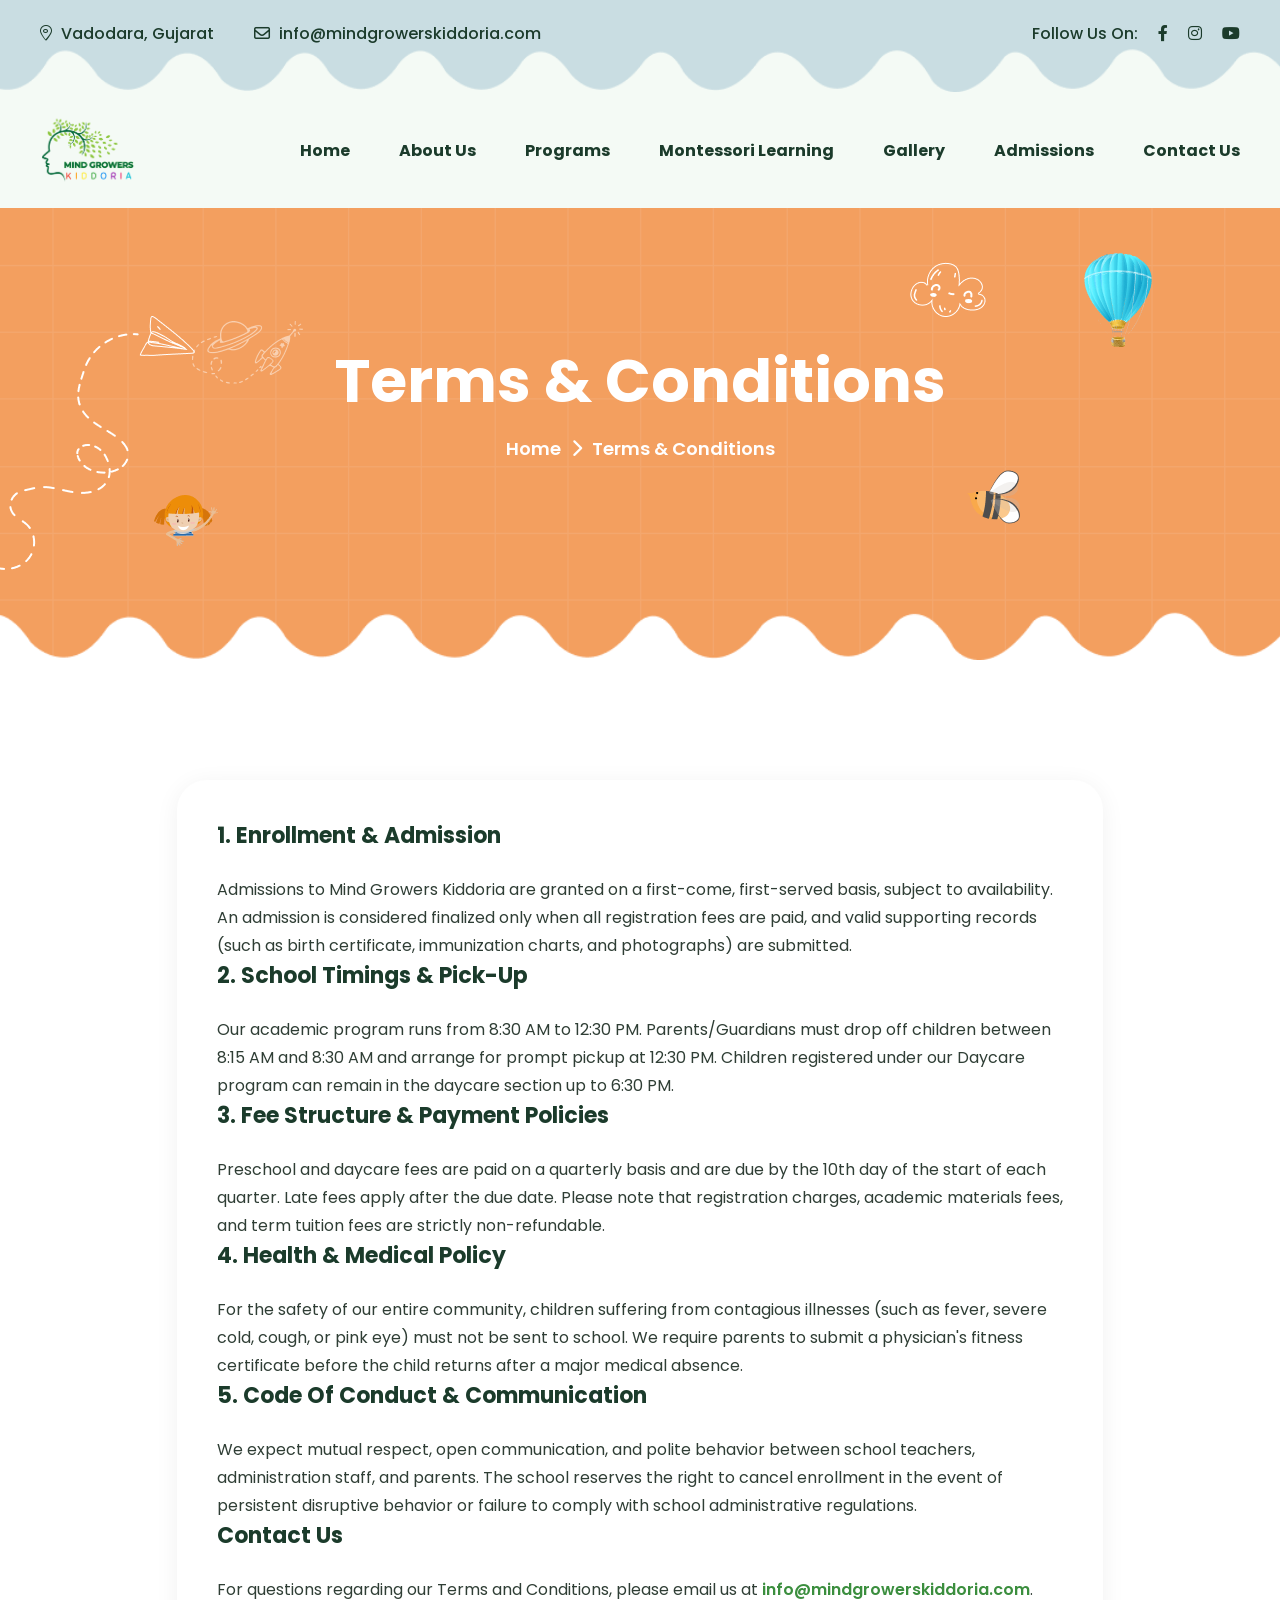
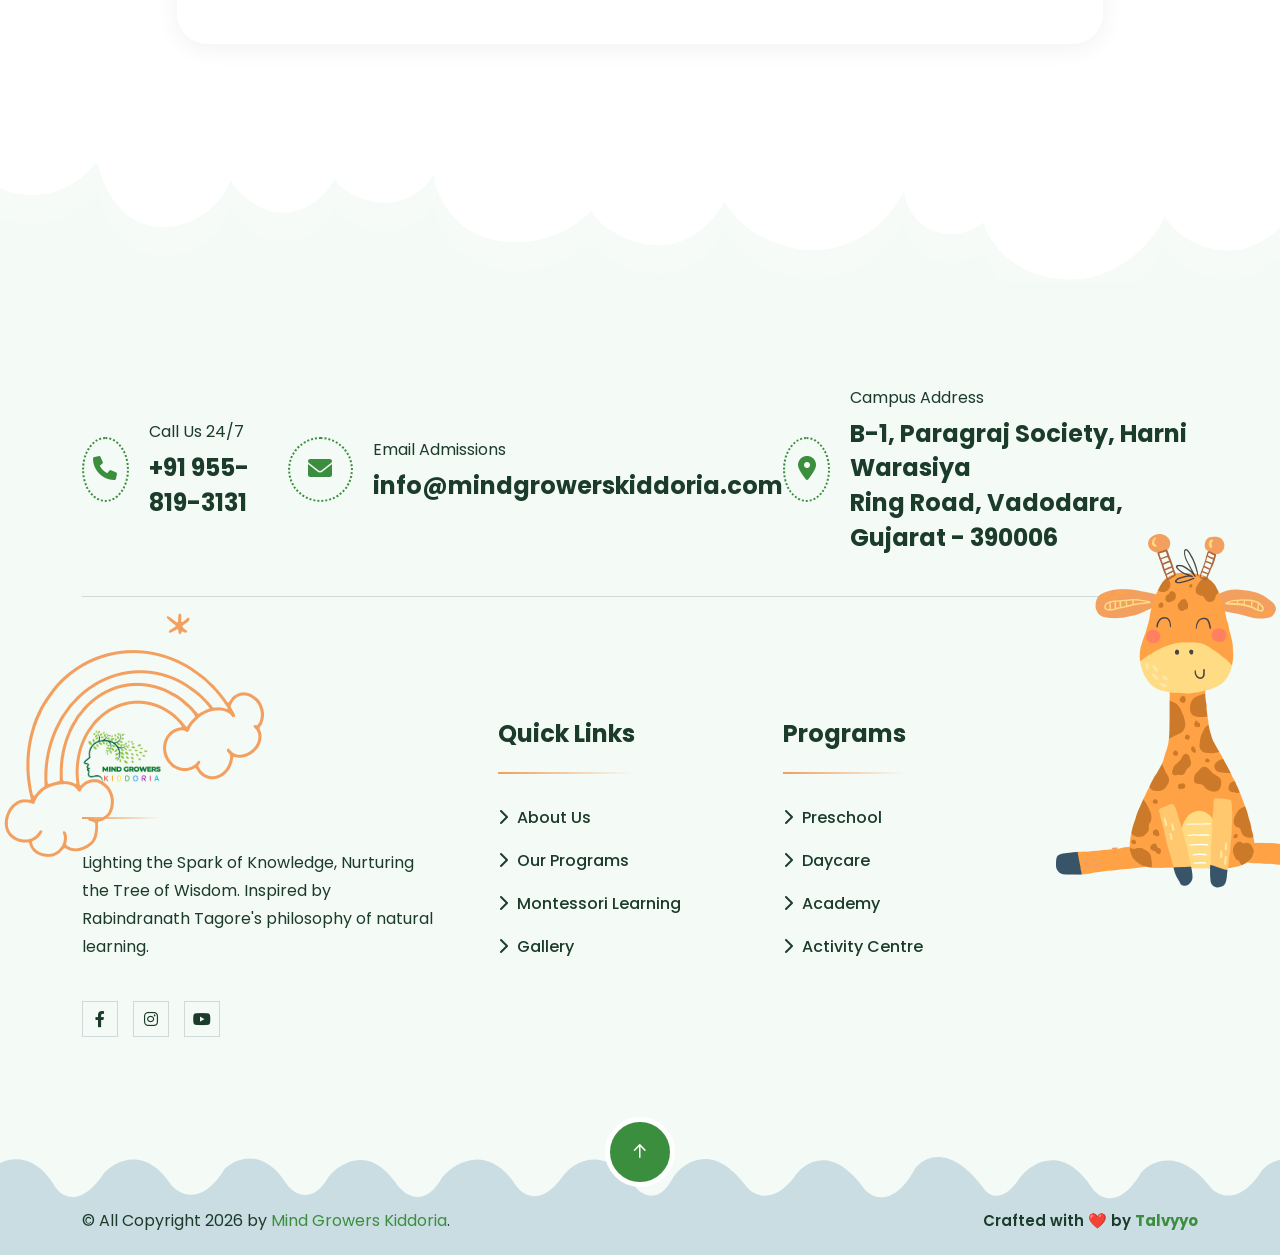
<file: terms-conditions.html>
<!DOCTYPE html>
<html lang="en">
    <!--<< Header Area >>-->
    <head>
        <!-- ========== Meta Tags ========== -->
        <meta charset="UTF-8">
        <meta http-equiv="X-UA-Compatible" content="IE=edge">
        <meta name="viewport" content="width=device-width, initial-scale=1">
        <meta name="author" content="gramentheme">
        <meta name="description" content="Mind Growers Kiddoria is a nature-inspired preschool based on Rabindranath Tagore's philosophy and Montessori education, focusing on holistic child development, hands-on activities, and parent partnership.">
        <!-- ======== Page title ============ -->
        <title>Mind Growers Kiddoria - Nature-Inspired Preschool</title>
        <!--<< Favcion >>-->
        <link rel="shortcut icon" href="assets/img/favicon.png">
        <!--<< Bootstrap min.css >>-->
        <link rel="stylesheet" href="assets/css/bootstrap.min.css">
        <!--<< All Min Css >>-->
        <link rel="stylesheet" href="assets/css/all.min.css">
        <!--<< Animate.css >>-->
        <link rel="stylesheet" href="assets/css/animate.css">
        <!--<< Icomoon.css >>-->
        <link rel="stylesheet" href="assets/css/icomoon.css">
        <!--<< Magnific Popup.css >>-->
        <link rel="stylesheet" href="assets/css/magnific-popup.css">
        <!--<< MeanMenu.css >>-->
        <link rel="stylesheet" href="assets/css/meanmenu.css">
        <!--<< Swiper Bundle.css >>-->
        <link rel="stylesheet" href="assets/css/swiper-bundle.min.css">
        <!--<< Nice Select.css >>-->
        <link rel="stylesheet" href="assets/css/nice-select.css">
        <!--<< Main.css >>-->
        <link rel="stylesheet" href="assets/css/main.css">
        <link rel="stylesheet" href="assets/css/custom.css">
    </head>
    <body>

        <!-- Preloader Start -->
        <div id="preloader" class="preloader">
            <div class="animation-preloader">
                <div class="spinner">                
                </div>
                                <div class="txt-loading">
                    <span data-text-preloader="M" class="letters-loading">
                        M
                    </span>
                    <span data-text-preloader="I" class="letters-loading">
                        I
                    </span>
                    <span data-text-preloader="N" class="letters-loading">
                        N
                    </span>
                    <span data-text-preloader="D" class="letters-loading">
                        D
                    </span>
                    <span data-text-preloader="&nbsp;" class="letters-loading">
                        &nbsp;
                    </span>
                    <span data-text-preloader="G" class="letters-loading">
                        G
                    </span>
                    <span data-text-preloader="R" class="letters-loading">
                        R
                    </span>
                    <span data-text-preloader="O" class="letters-loading">
                        O
                    </span>
                    <span data-text-preloader="W" class="letters-loading">
                        W
                    </span>
                    <span data-text-preloader="E" class="letters-loading">
                        E
                    </span>
                    <span data-text-preloader="R" class="letters-loading">
                        R
                    </span>
                    <span data-text-preloader="S" class="letters-loading">
                        S
                    </span>
                    <span data-text-preloader="&nbsp;" class="letters-loading">
                        &nbsp;
                    </span>
                    <span data-text-preloader="K" class="letters-loading">
                        K
                    </span>
                    <span data-text-preloader="I" class="letters-loading">
                        I
                    </span>
                    <span data-text-preloader="D" class="letters-loading">
                        D
                    </span>
                    <span data-text-preloader="D" class="letters-loading">
                        D
                    </span>
                    <span data-text-preloader="O" class="letters-loading">
                        O
                    </span>
                    <span data-text-preloader="R" class="letters-loading">
                        R
                    </span>
                    <span data-text-preloader="I" class="letters-loading">
                        I
                    </span>
                    <span data-text-preloader="A" class="letters-loading">
                        A
                    </span>
                </div>
                <p class="text-center">Loading</p>
            </div>
            <div class="loader">
                <div class="row">
                    <div class="col-3 loader-section section-left">
                        <div class="bg"></div>
                    </div>
                    <div class="col-3 loader-section section-left">
                        <div class="bg"></div>
                    </div>
                    <div class="col-3 loader-section section-right">
                        <div class="bg"></div>
                    </div>
                    <div class="col-3 loader-section section-right">
                        <div class="bg"></div>
                    </div>
                </div>
            </div>
        </div>

        <!-- Offcanvas Area Start -->
        <div class="fix-area">
            <div class="offcanvas__info">
                <div class="offcanvas__wrapper">
                    <div class="offcanvas__content">
                        <div class="offcanvas__top mb-5 d-flex justify-content-between align-items-center">
                            <div class="offcanvas__logo">
                                <a href="index.html">
                                    <img src="assets/img/logo/logo.png" alt="logo-img" style="max-height: 80px;">
                                </a>
                            </div>
                            <div class="offcanvas__close">
                                <button>
                                <i class="fas fa-times"></i>
                                </button>
                            </div>
                        </div>
                        <p class="text d-none d-xl-block">
                            Nurturing the Tree of Wisdom, Lighting the Spark of Knowledge. Nature-inspired learning based on Tagore's philosophy.
                        </p>
                        <div class="mobile-menu fix mb-3"></div>
                        <div class="offcanvas__contact">
                            <h4>Contact Info</h4>
                            <ul>
                                <li class="d-flex align-items-center">
                                    <div class="offcanvas__contact-icon">
                                        <i class="fal fa-map-marker-alt"></i>
                                    </div>
                                    <div class="offcanvas__contact-text">
                                        <a target="_blank" href="contact.html">Vadodara, Gujarat</a>
                                    </div>
                                </li>
                                <li class="d-flex align-items-center">
                                    <div class="offcanvas__contact-icon mr-15">
                                        <i class="fal fa-envelope"></i>
                                    </div>
                                    <div class="offcanvas__contact-text">
                                        <a href="mailto:info@mindgrowerskiddoria.com">info@mindgrowerskiddoria.com</a>
                                    </div>
                                </li>
                                <li class="d-flex align-items-center">
                                    <div class="offcanvas__contact-icon mr-15">
                                        <i class="fal fa-clock"></i>
                                    </div>
                                    <div class="offcanvas__contact-text">
                                        <a target="_blank" href="#">Mon - Fri: 08:30 AM - 08:30 PM</a>
                                    </div>
                                </li>
                                <li class="d-flex align-items-center">
                                    <div class="offcanvas__contact-icon mr-15">
                                        <i class="far fa-phone"></i>
                                    </div>
                                    <div class="offcanvas__contact-text">
                                        <a href="tel:+919558193131">+91 955-819-3131</a>
                                    </div>
                                </li>
                            </ul>
                            <div class="header-button mt-4">
                                <a href="contact.html" class="theme-btn text-center">
                                    <span>Enroll Now <i class="fa-solid fa-arrow-right-long"></i></span>
                                </a>
                            </div>
                            <div class="social-icon d-flex align-items-center">
                        <a href="https://www.facebook.com/share/18hreGQQ5e/" target="_blank"><i class="fab fa-facebook-f"></i></a>
                        <a href="https://www.instagram.com/mindgrowerskiddoria_26?igsh=MW5sZTBxbThkbzNxbQ==" target="_blank"><i class="fab fa-instagram"></i></a>
                        <a href="https://youtube.com/@mindgrowerskiddoria?si=B4-J8X_j2FUu4_qQ" target="_blank"><i class="fab fa-youtube"></i></a>
                    </div>
                        </div>
                    </div>
                </div>
            </div>
        </div>
        <div class="offcanvas__overlay"></div>

        <!-- Header Top Section Start -->
        <div class="header-top-section">
            <div class="header-top-shape">
                <img src="assets/img/header-top-shape.png" alt="shape-img">
            </div>
            <div class="container-fluid">
                <div class="header-top-wrapper">
                    <ul class="contact-list">
                        <li>
                            <i class="fal fa-map-marker-alt"></i>
                            Vadodara, Gujarat
                        </li>
                        <li>
                            <i class="far fa-envelope"></i>
                            <a href="mailto:info@mindgrowerskiddoria.com" class="link">info@mindgrowerskiddoria.com</a>
                        </li>
                    </ul>
                    <div class="social-icon d-flex align-items-center">
                        <span>Follow Us On:</span>
                        <a href="https://www.facebook.com/share/18hreGQQ5e/" target="_blank"><i class="fab fa-facebook-f"></i></a>
                        <a href="https://www.instagram.com/mindgrowerskiddoria_26?igsh=MW5sZTBxbThkbzNxbQ==" target="_blank"><i class="fab fa-instagram"></i></a>
                        <a href="https://youtube.com/@mindgrowerskiddoria?si=B4-J8X_j2FUu4_qQ" target="_blank"><i class="fab fa-youtube"></i></a>
                    </div>
                </div>
            </div>
        </div>

        <!-- Header Section Start -->
        <header id="header-sticky" class="header-1">
            <div class="container-fluid">
                <div class="mega-menu-wrapper">
                    <div class="header-main style-2">
                        <div class="header-left">
                            <div class="logo">
                                <a href="index.html" class="header-logo">
                                    <img src="assets/img/logo/logo.png" alt="logo-img" style="max-height: 70px;">
                                </a>
                            </div>
                        </div>
                        <div class="header-right d-flex justify-content-end align-items-center">
                            <div class="mean__menu-wrapper">
                                <div class="main-menu">
                                    <nav id="mobile-menu">
                                        <ul>
                                            <li><a href="index.html">Home</a></li>
                                            <li><a href="about.html">About Us</a></li>
                                            <li><a href="program.html">Programs</a></li>
                                            <li><a href="montessori-learning.html">Montessori Learning</a></li>
                                            <li><a href="gallery.html">Gallery</a></li>
                                            <li><a href="admissions.html">Admissions</a></li>
                                            <li><a href="contact.html">Contact Us</a></li>
                                        </ul>
                                    </nav>
                                </div>
                            </div>
                            <div class="header-button">
                                <a href="contact.html" class="theme-btn">
                                    <span>
                                        Book A Visit
                                        <i class="fa-solid fa-arrow-right-long"></i>
                                    </span>
                                </a>
                            </div>
                            <div class="header__hamburger d-xl-none my-auto">
                                <div class="sidebar__toggle">
                                    <i class="fas fa-bars"></i>
                                </div>
                            </div>
                        </div>
                    </div>
                </div>
            </div>
        </header>

        <!-- Search Area Start -->
        <div class="search-wrap">
            <div class="search-inner">
                <i class="fas fa-times search-close" id="search-close"></i>
                <div class="search-cell">
                    <form method="get">
                        <div class="search-field-holder">
                            <input type="search" class="main-search-input" placeholder="Search...">
                        </div>
                    </form>
                </div>
            </div>
        </div>

        <!--<< Breadcrumb Section Start >>-->
        <div class="breadcrumb-wrapper bg-cover has-floating-leaves" style="background-image: url('assets/img/breadcrumb.png');">
            <div class="line-shape">
                <img src="assets/img/breadcrumb-shape/line.png" alt="shape-img">
            </div>
            <div class="plane-shape float-bob-y">
                <img src="assets/img/breadcrumb-shape/plane.png" alt="shape-img">
            </div>
            <div class="doll-shape float-bob-x">
                <img src="assets/img/breadcrumb-shape/doll.png" alt="shape-img">
            </div>
            <div class="parasuit-shape float-bob-y">
                <img src="assets/img/breadcrumb-shape/parasuit.png" alt="shape-img">
            </div>
            <div class="frame-shape">
                <img src="assets/img/breadcrumb-shape/frame.png" alt="shape-img">
            </div>
            <div class="bee-shape float-bob-x">
                <img src="assets/img/breadcrumb-shape/bee.png" alt="shape-img">
            </div>
            <div class="container">
                <div class="page-heading">
                    <h1 class="wow fadeInUp" data-wow-delay=".3s">Terms & Conditions</h1>
                    <ul class="breadcrumb-items wow fadeInUp" data-wow-delay=".5s">
                        <li>
                            <a href="index.html">
                                Home
                            </a>
                        </li>
                        <li>
                            <i class="fas fa-chevron-right"></i>
                        </li>
                        <li>
                            Terms & Conditions
                        </li>
                    </ul>
                </div>
            </div>
        </div>

        <!-- Terms Conditions Content Section Start -->
        <section class="terms-section section-padding">
            <div class="container">
                <div class="row justify-content-center">
                    <div class="col-lg-10">
                        <div class="terms-content-box" style="background: var(--white); padding: 40px; border-radius: 30px; box-shadow: var(--box-shadow);">
                            <h3 class="mb-4" style="color: var(--header);">1. Enrollment & Admission</h3>
                            <p class="mb-30">Admissions to Mind Growers Kiddoria are granted on a first-come, first-served basis, subject to availability. An admission is considered finalized only when all registration fees are paid, and valid supporting records (such as birth certificate, immunization charts, and photographs) are submitted.</p>
                            
                            <h3 class="mb-4" style="color: var(--header);">2. School Timings & Pick-Up</h3>
                            <p class="mb-30">Our academic program runs from 8:30 AM to 12:30 PM. Parents/Guardians must drop off children between 8:15 AM and 8:30 AM and arrange for prompt pickup at 12:30 PM. Children registered under our Daycare program can remain in the daycare section up to 6:30 PM.</p>

                            <h3 class="mb-4" style="color: var(--header);">3. Fee Structure & Payment Policies</h3>
                            <p class="mb-30">Preschool and daycare fees are paid on a quarterly basis and are due by the 10th day of the start of each quarter. Late fees apply after the due date. Please note that registration charges, academic materials fees, and term tuition fees are strictly non-refundable.</p>

                            <h3 class="mb-4" style="color: var(--header);">4. Health & Medical Policy</h3>
                            <p class="mb-30">For the safety of our entire community, children suffering from contagious illnesses (such as fever, severe cold, cough, or pink eye) must not be sent to school. We require parents to submit a physician's fitness certificate before the child returns after a major medical absence.</p>

                            <h3 class="mb-4" style="color: var(--header);">5. Code of Conduct & Communication</h3>
                            <p class="mb-30">We expect mutual respect, open communication, and polite behavior between school teachers, administration staff, and parents. The school reserves the right to cancel enrollment in the event of persistent disruptive behavior or failure to comply with school administrative regulations.</p>

                            <h3 class="mb-4" style="color: var(--header);">Contact Us</h3>
                            <p class="mb-0">For questions regarding our Terms and Conditions, please email us at <a href="mailto:info@mindgrowerskiddoria.com" style="color: var(--theme); font-weight: 600;">info@mindgrowerskiddoria.com</a>.</p>
                        </div>
                    </div>
                </div>
            </div>
        </section>

        <!--<< Footer Section Start >>-->
        <footer class="footer-section section-bg fix">
            <div class="footer-top-shape">
                <img src="assets/img/footer-top.png" alt="shape-img">
            </div>
            <div class="frame-shape">
                <img src="assets/img/frame.png" alt="shape-img">
            </div>
            <div class="zebra-shape float-bob-y">
                <img src="assets/img/about/zebra.png" alt="shape-img">
            </div>
            <div class="container">
                <div class="contact-info-area">
                    <div class="contact-info-items wow fadeInUp" data-wow-delay=".3s">
                        <div class="icon">
                            <i class="fa-solid fa-phone" style="font-size: 24px; color: var(--theme);"></i>
                        </div>
                        <div class="content">
                            <p>Call Us 24/7</p>
                            <h3>
                                <a href="tel:+919558193131">+91 955-819-3131</a>
                            </h3>
                        </div>
                    </div>
                    <div class="contact-info-items wow fadeInUp" data-wow-delay=".5s">
                        <div class="icon">
                            <i class="fa-solid fa-envelope" style="font-size: 24px; color: var(--theme);"></i>
                        </div>
                        <div class="content">
                            <p>Email Admissions</p>
                            <h3>
                                <a href="mailto:info@mindgrowerskiddoria.com">info@mindgrowerskiddoria.com</a>
                            </h3>
                        </div>
                    </div>
                    <div class="contact-info-items wow fadeInUp" data-wow-delay=".7s">
                        <div class="icon">
                            <i class="fa-solid fa-location-dot" style="font-size: 24px; color: var(--theme);"></i>
                        </div>
                        <div class="content">
                            <p>Campus Address</p>
                            <h3>
                                B-1, Paragraj Society, Harni Warasiya<br>Ring Road, Vadodara, Gujarat - 390006
                            </h3>
                        </div>
                    </div>
                </div>    
            </div>
            <div class="footer-widgets-wrapper">
                <div class="container">
                    <div class="row">
                        <div class="col-xl-4 col-lg-4 col-md-6 wow fadeInUp" data-wow-delay=".3s">
                            <div class="single-footer-widget">
                                <div class="widget-head">
                                    <a href="index.html">
                                        <img src="assets/img/logo/logo.png" alt="logo-img" class="footer-logo-img" style="max-height: 80px;">
                                    </a>
                                </div>
                                <div class="footer-content">
                                    <p>
                                        Lighting the Spark of Knowledge, Nurturing the Tree of Wisdom. Inspired by Rabindranath Tagore's philosophy of natural learning.
                                    </p>
                                    <div class="social-icon d-flex align-items-center">
                        <a href="https://www.facebook.com/share/18hreGQQ5e/" target="_blank"><i class="fab fa-facebook-f"></i></a>
                        <a href="https://www.instagram.com/mindgrowerskiddoria_26?igsh=MW5sZTBxbThkbzNxbQ==" target="_blank"><i class="fab fa-instagram"></i></a>
                        <a href="https://youtube.com/@mindgrowerskiddoria?si=B4-J8X_j2FUu4_qQ" target="_blank"><i class="fab fa-youtube"></i></a>
                    </div>
                                </div>
                            </div>
                        </div>
                        <div class="col-xl-3 col-lg-4 col-md-6 ps-lg-5 wow fadeInUp" data-wow-delay=".5s">
                            <div class="single-footer-widget">
                                <div class="widget-head">
                                    <h3>Quick Links</h3>
                                </div>
                                <ul class="list-area">
                                    <li>
                                        <a href="about.html">
                                            <i class="fa-solid fa-chevron-right"></i>
                                            About Us
                                        </a>
                                    </li>
                                    <li>
                                        <a href="program.html">
                                            <i class="fa-solid fa-chevron-right"></i>
                                            Our Programs
                                        </a>
                                    </li>
                                    <li>
                                        <a href="montessori-learning.html">
                                            <i class="fa-solid fa-chevron-right"></i>
                                            Montessori Learning
                                        </a>
                                    </li>
                                    <li>
                                        <a href="gallery.html">
                                            <i class="fa-solid fa-chevron-right"></i>
                                            Gallery
                                        </a>
                                    </li>
                                </ul>
                            </div>
                        </div>
                        <div class="col-xl-3 col-lg-4 col-md-6 ps-lg-5 wow fadeInUp" data-wow-delay=".5s">
                            <div class="single-footer-widget">
                                <div class="widget-head">
                                    <h3>Programs</h3>
                                </div>
                                <ul class="list-area">
                                    <li>
                                        <a href="program.html">
                                            <i class="fa-solid fa-chevron-right"></i>
                                            Preschool
                                        </a>
                                    </li>
                                    <li>
                                        <a href="program.html">
                                            <i class="fa-solid fa-chevron-right"></i>
                                            Daycare
                                        </a>
                                    </li>
                                    <li>
                                        <a href="program.html">
                                            <i class="fa-solid fa-chevron-right"></i>
                                            Academy
                                        </a>
                                    </li>
                                    <li>
                                        <a href="program.html">
                                            <i class="fa-solid fa-chevron-right"></i>
                                            Activity Centre
                                        </a>
                                    </li>
                                </ul>
                            </div>
                        </div>
                    </div>
                </div>
            </div>
            <div class="footer-bottom">
                <div class="f-bottom-shape">
                    <img src="assets/img/footer-bottom.png" alt="shape-img">
                </div>
                <div class="container">
                    <div class="footer-wrapper d-flex align-items-center justify-content-between">
                        <p class="wow fadeInLeft color-2" data-wow-delay=".3s">
                            © All Copyright 2026 by <a href="index.html">Mind Growers Kiddoria</a>.
                        </p>
                        <div class="footer-crafted wow fadeInRight" data-wow-delay=".5s" style="color: var(--header); font-size: 15px; font-weight: 600;">
                            Crafted with ❤️ by <a href="https://talvyyo.com" target="_blank" rel="noopener noreferrer" style="color: var(--theme); font-weight: 700; text-decoration: none;">Talvyyo</a>
                        </div>
                    </div>
                </div>
                <a href="#" id="scrollUp" class="scroll-icon">
                    <i class="far fa-arrow-up"></i>
                </a>
            </div>
        </footer>

        <!--<< All JS Plugins >>-->
        <script src="assets/js/jquery-3.7.1.min.js"></script>
        <!--<< Viewport Js >>-->
        <script src="assets/js/viewport.jquery.js"></script>
        <!--<< Bootstrap Js >>-->
        <script src="assets/js/bootstrap.bundle.min.js"></script>
        <!--<< Nice Select Js >>-->
        <script src="assets/js/jquery.nice-select.min.js"></script>
        <!--<< Waypoints Js >>-->
        <script src="assets/js/jquery.waypoints.js"></script>
        <!--<< Counterup Js >>-->
        <script src="assets/js/jquery.counterup.min.js"></script>
        <!--<< Swiper Slider Js >>-->
        <script src="assets/js/swiper-bundle.min.js"></script>
        <!--<< MeanMenu Js >>-->
        <script src="assets/js/jquery.meanmenu.min.js"></script>
        <!--<< Magnific Popup Js >>-->
        <script src="assets/js/jquery.magnific-popup.min.js"></script>
        <!--<< Wow Animation Js >>-->
        <script src="assets/js/wow.min.js"></script>
        <!--<< Main.js >>-->
        <script src="assets/js/main.js"></script>
    </body>
</html>
</file>
<file: assets/css/icomoon.css>
@font-face {
  font-family: 'icomoon';
  src:  url('../webfonts/icomoon.eot?qv88eo');
  src:  url('../webfonts/icomoon.eot?qv88eo#iefix') format('embedded-opentype'),
    url('../webfonts/icomoon.ttf?qv88eo') format('truetype'),
    url('../webfonts/icomoon.woff?qv88eo') format('woff'),
    url('../webfonts/icomoon.svg?qv88eo#icomoon') format('svg');
  font-weight: normal;
  font-style: normal;
  font-display: block;
}

[class^="icon-"], [class*=" icon-"] {
  /* use !important to prevent issues with browser extensions that change fonts */
  font-family: 'icomoon' !important;
  speak: never;
  font-style: normal;
  font-weight: normal;
  font-variant: normal;
  text-transform: none;
  line-height: 1;

  /* Better Font Rendering =========== */
  -webkit-font-smoothing: antialiased;
  -moz-osx-font-smoothing: grayscale;
}

.icon-icon-1:before {
  content: "\e900";
}
.icon-icon-2:before {
  content: "\e901";
}
.icon-icon-3:before {
  content: "\e902";
}
.icon-icon-4:before {
  content: "\e903";
}
.icon-icon-5:before {
  content: "\e904";
}
.icon-icon-7:before {
  content: "\e905";
}
.icon-icon-8:before {
  content: "\e906";
}
.icon-icon-9:before {
  content: "\e907";
}
.icon-icon-10:before {
  content: "\e908";
}
.icon-icon-11:before {
  content: "\e909";
}
.icon-icon-12:before {
  content: "\e90a";
}
.icon-icon-13:before {
  content: "\e90b";
}
.icon-icon-14:before {
  content: "\e90c";
}
.icon-icon-15:before {
  content: "\e90d";
}
.icon-icon-16:before {
  content: "\e90e";
}
.icon-icon-17:before {
  content: "\e90f";
}
.icon-icon-18:before {
  content: "\e910";
}
.icon-icon-19:before {
  content: "\e911";
}
.icon-icon-20:before {
  content: "\e912";
}
.icon-icon-21:before {
  content: "\e913";
}
.icon-icon-22:before {
  content: "\e914";
}
.icon-icon-23:before {
  content: "\e915";
}
.icon-icon-24:before {
  content: "\e916";
}
</file>
<file: assets/css/nice-select.css>
.nice-select {
  -webkit-tap-highlight-color: transparent;
  background-color: #fff;
  border-radius: 5px; 
  border: 1px solid  #CCCCCC;
  box-sizing: border-box;
  clear: both;
  cursor: pointer;
  display: block;
  float: left;
  color: #6E6E6E; 
  font-family:  "Plus Jakarta Sans", system-ui;
  font-size: 16px;
  font-style: normal;
  font-weight: 400;
  line-height: 26.08px;  
  height: 57px;
  line-height: 40px;
  outline: none;
  padding: 8px 10px; 
  position: relative;
  text-align: left !important;
  -webkit-transition: all 0.2s ease-in-out;
  transition: all 0.2s ease-in-out;
  -webkit-user-select: none;
     -moz-user-select: none;
      -ms-user-select: none;
          user-select: none;
  white-space: nowrap;
  width: auto; }
  .nice-select:hover {
    border-color: #6E6E6E; }
  .nice-select:active, .nice-select.open, .nice-select:focus {
    border-color: #6E6E6E; }
  .nice-select:after {
    border-bottom: 2px solid #6E6E6E;
    border-right: 2px solid #6E6E6E;
    content: '';
    display: block;
    height: 5px;
    margin-top: -4px;
    pointer-events: none;
    position: absolute;
    right: 12px;
    top: 50%;
    -webkit-transform-origin: 66% 66%;
        -ms-transform-origin: 66% 66%;
            transform-origin: 66% 66%;
    -webkit-transform: rotate(45deg);
        -ms-transform: rotate(45deg);
            transform: rotate(45deg);
    -webkit-transition: all 0.15s ease-in-out;
    transition: all 0.15s ease-in-out;
    width: 5px; }
  .nice-select.open:after {
    -webkit-transform: rotate(-135deg);
        -ms-transform: rotate(-135deg);
            transform: rotate(-135deg); }
  .nice-select.open .list {
    opacity: 1;
    pointer-events: auto;
    -webkit-transform: scale(1) translateY(0);
        -ms-transform: scale(1) translateY(0);
            transform: scale(1) translateY(0); }
  .nice-select.disabled {
    border-color: #6E6E6E;
    color: #6E6E6E;
    pointer-events: none; }
    .nice-select.disabled:after {
      border-color: #6E6E6E; }
  .nice-select.wide {
    width: 100%; }
    .nice-select.wide .list {
      left: 0 !important;
      right: 0 !important; }
  .nice-select.right {
    float: right; }
    .nice-select.right .list {
      left: auto;
      right: 0; }
  .nice-select.small {
    font-size: 12px;
    height: 36px;
    line-height: 34px; }
    .nice-select.small:after {
      height: 4px;
      width: 4px; }
    .nice-select.small .option {
      line-height: 34px;
      min-height: 34px; }
  .nice-select .list {
    background-color: #fff;
    border-radius: 5px;
    box-shadow: 0 0 0 1px rgba(68, 68, 68, 0.11);
    box-sizing: border-box;
    margin-top: 4px;
    opacity: 0;
    overflow: hidden;
    padding: 0;
    pointer-events: none;
    position: absolute;
    top: 100%;
    left: 0;
    -webkit-transform-origin: 50% 0;
        -ms-transform-origin: 50% 0;
            transform-origin: 50% 0;
    -webkit-transform: scale(0.75) translateY(-21px);
        -ms-transform: scale(0.75) translateY(-21px);
            transform: scale(0.75) translateY(-21px);
    -webkit-transition: all 0.2s cubic-bezier(0.5, 0, 0, 1.25), opacity 0.15s ease-out;
    transition: all 0.2s cubic-bezier(0.5, 0, 0, 1.25), opacity 0.15s ease-out;
    z-index: 9; }
    .nice-select .list:hover .option:not(:hover) {
      background-color: transparent !important; }
  .nice-select .option {
    cursor: pointer;
    font-weight: 400;
    line-height: 40px;
    list-style: none;
    min-height: 40px;
    outline: none;
    padding-left: 18px;
    padding-right: 29px;
    text-align: left;
    -webkit-transition: all 0.2s;
    transition: all 0.2s; }
    .nice-select .option:hover, .nice-select .option.focus, .nice-select .option.selected.focus {
      background-color: #f6f6f6; }
    .nice-select .option.selected {
      font-weight: bold; }
    .nice-select .option.disabled {
      background-color: transparent;
      color: #999;
      cursor: default; }

.no-csspointerevents .nice-select .list {
  display: none; }

.no-csspointerevents .nice-select.open .list {
  display: block; }
</file>
